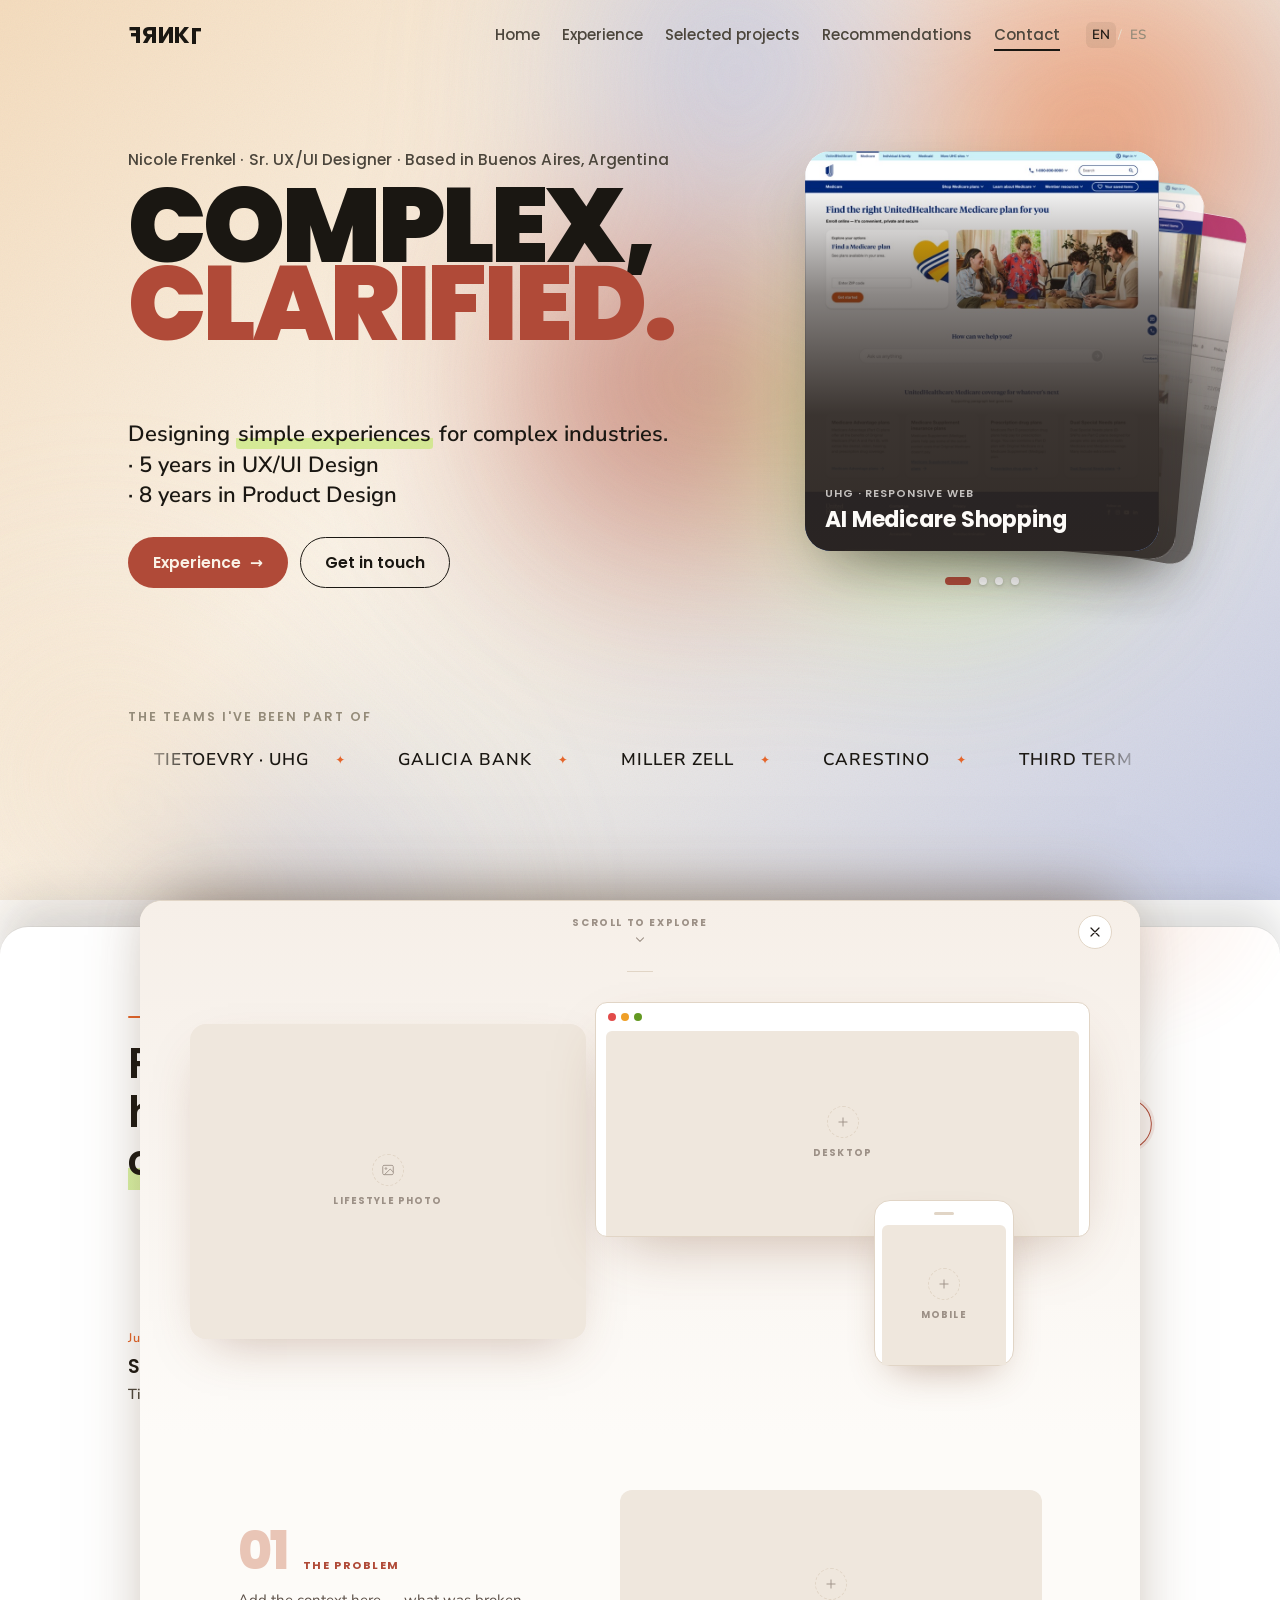
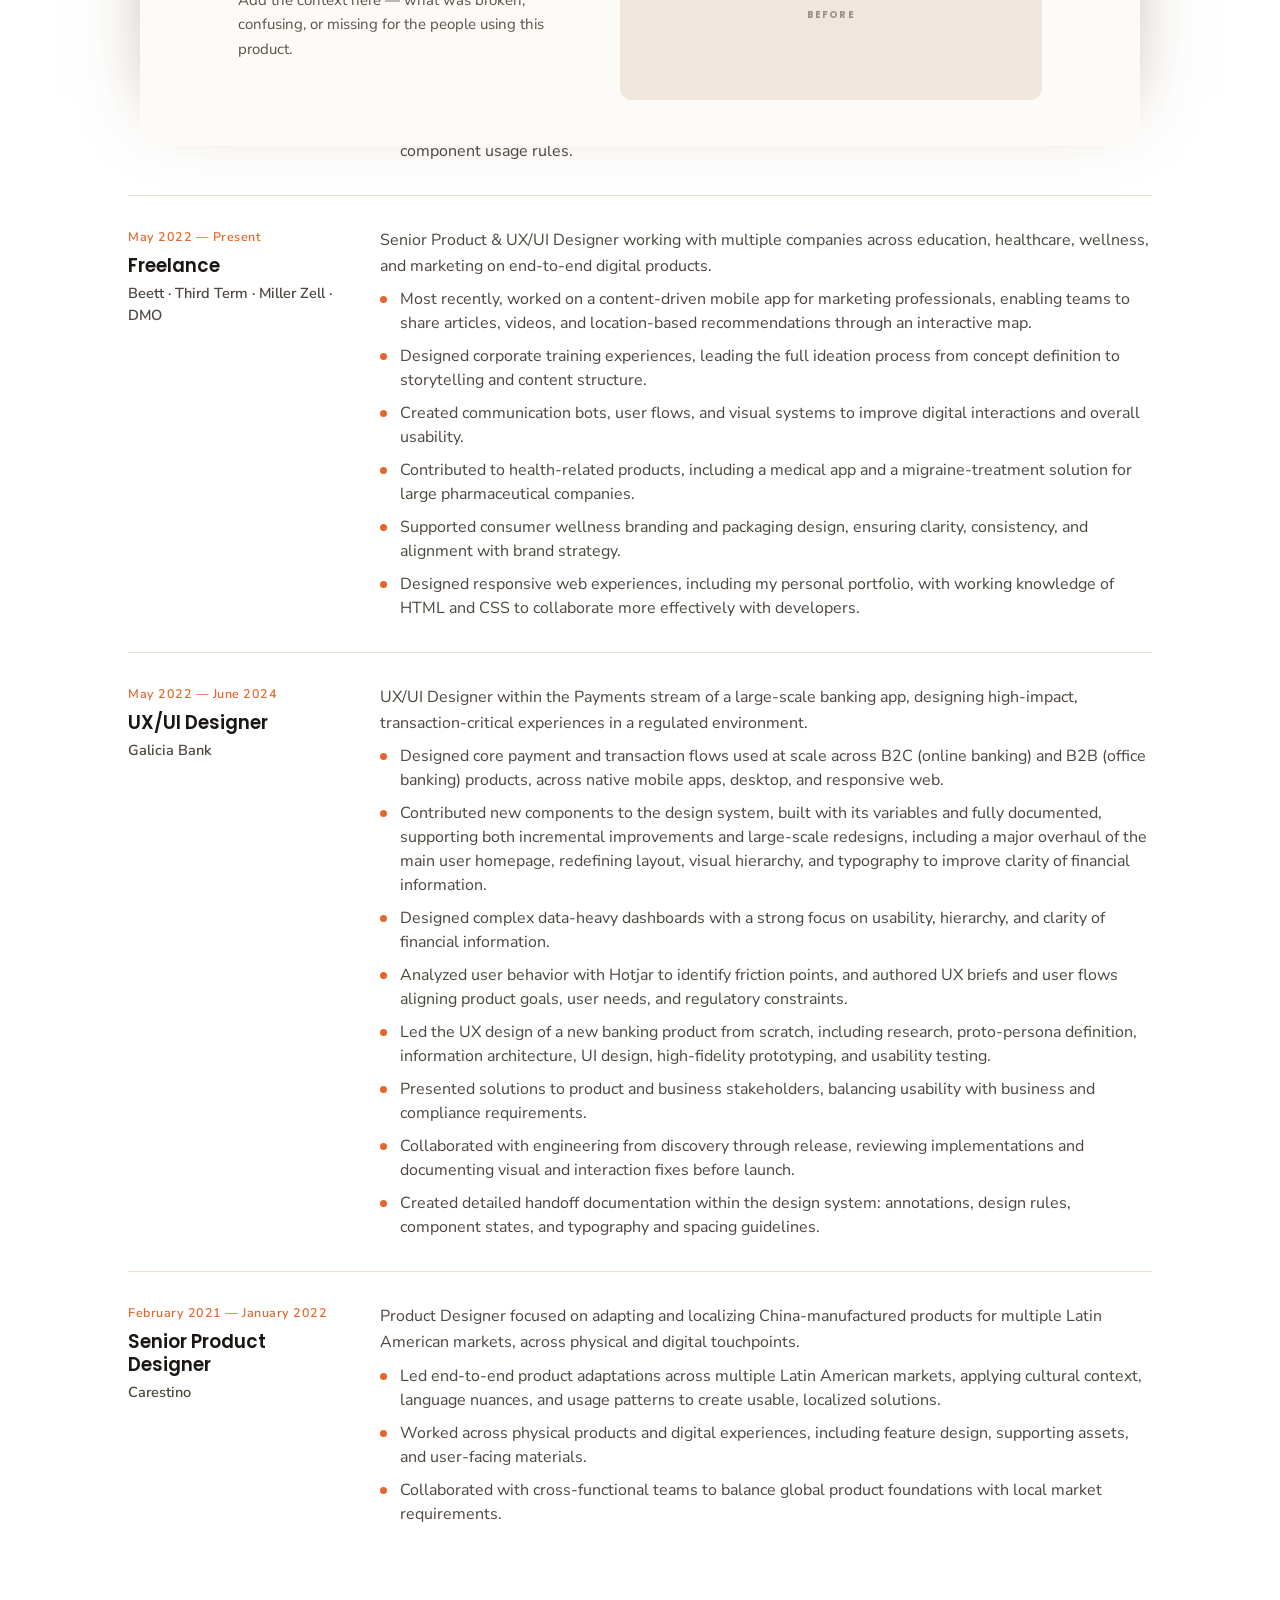
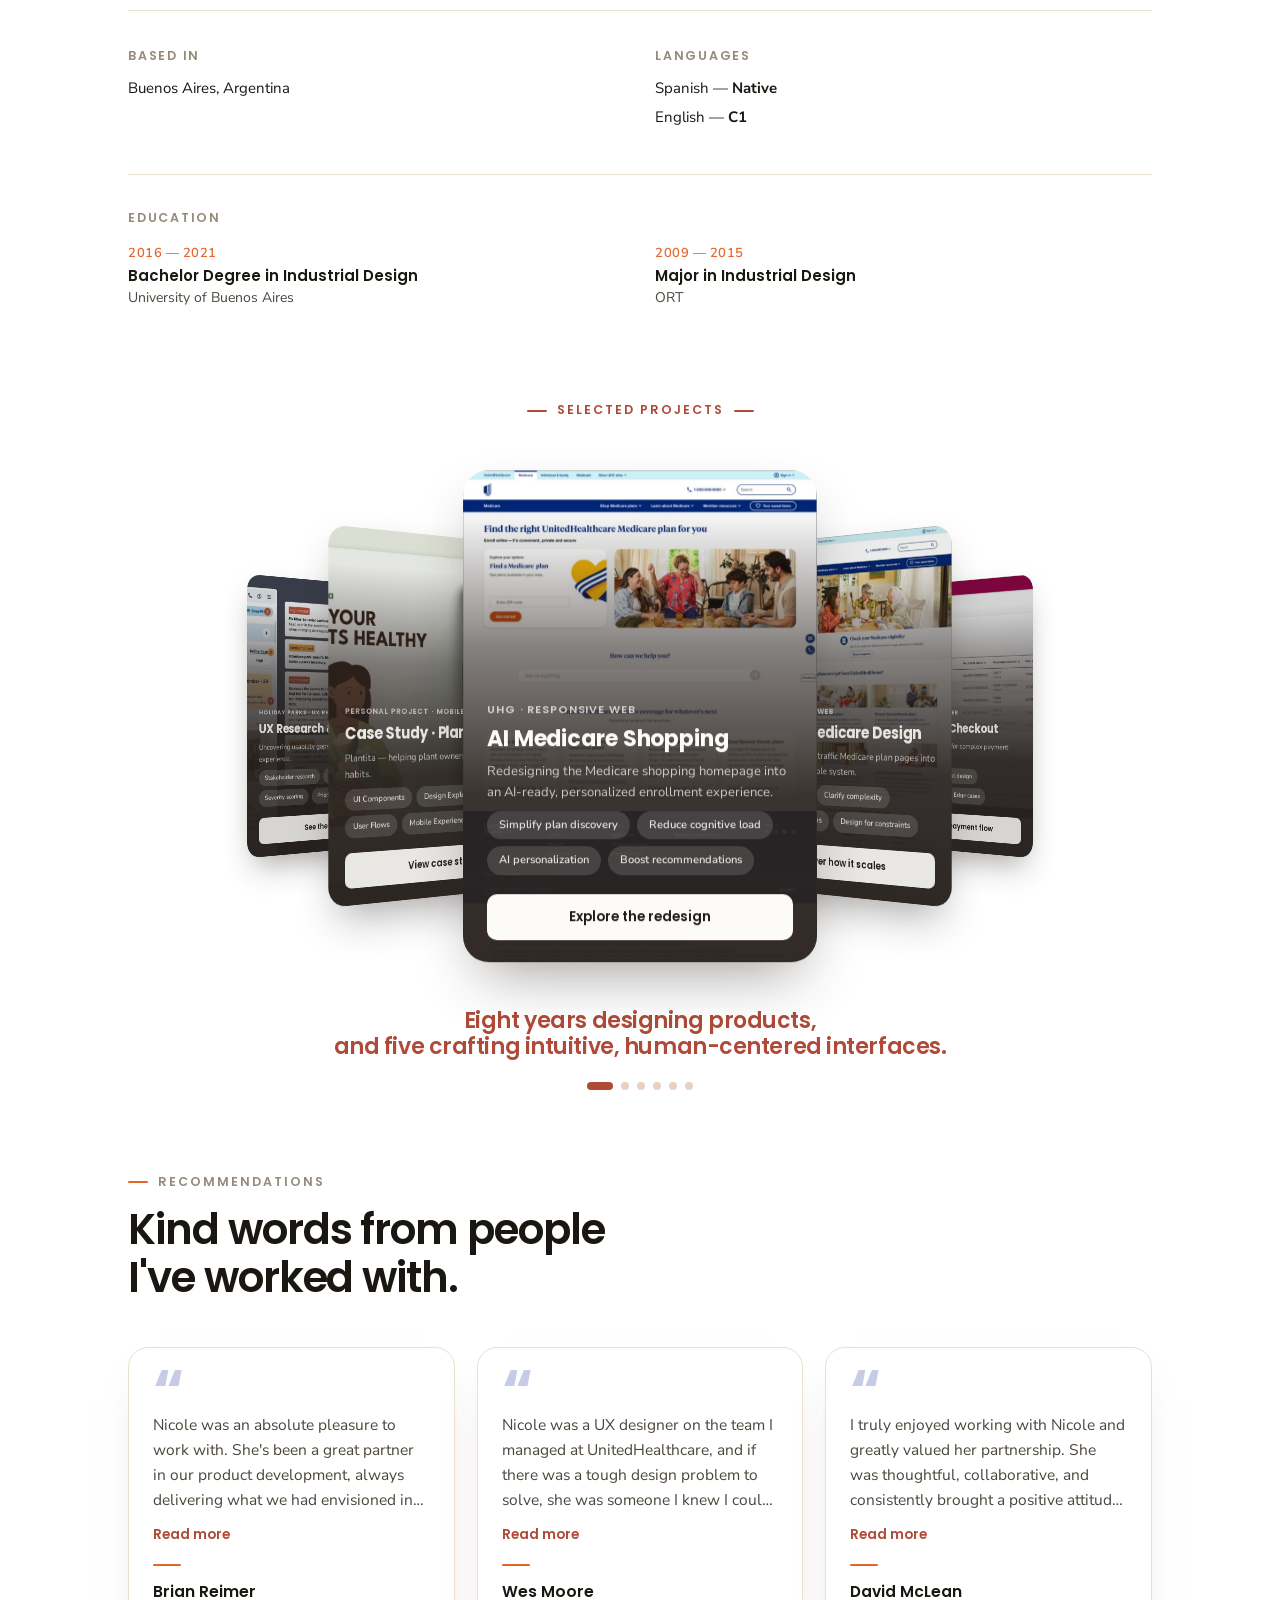
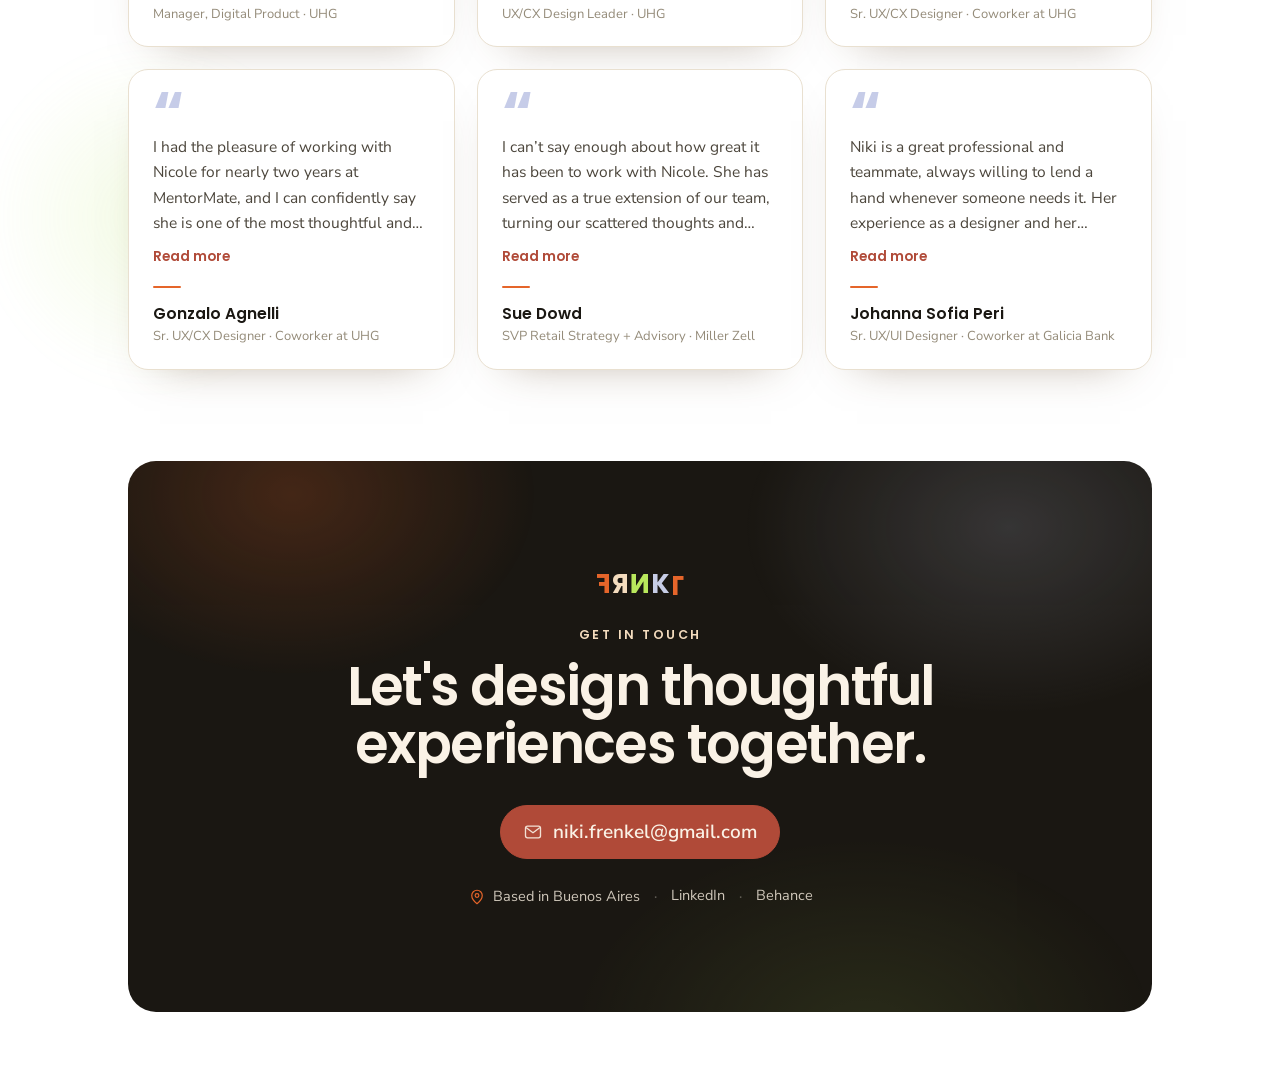
<file: index.html>
<!DOCTYPE html>
<html lang="en">
<head>
<meta charset="UTF-8" />
<meta name="viewport" content="width=device-width, initial-scale=1.0" />
<title>FRNKL — Nicole Frenkel</title>

<link rel="preconnect" href="https://fonts.googleapis.com" />
<link rel="preconnect" href="https://fonts.gstatic.com" crossorigin />
<link href="https://fonts.googleapis.com/css2?family=Poppins:wght@400;500;600;700&family=Nunito+Sans:opsz,wght@6..12,400;6..12,500;6..12,600;6..12,700&family=Caveat:wght@500;600;700&family=Archivo:wght@500;600;700;800&display=swap" rel="stylesheet" />

<!-- Estilos: todo el diseño (colores, tamaños, fuentes) vive en styles.css -->
<link rel="stylesheet" href="styles.css" />
</head>
<body>
  <div class="aura"></div><div class="aura two"></div><div class="grain"></div>

  <div class="wrap">
    <nav id="top">
      <a class="logo" href="#home" data-nav="home" aria-label="FRNKL">
        <span class="fx">F</span><span class="fx">R</span><span class="fx">N</span><span>K</span><span class="fy">L</span>
      </a>
      <div class="nav-right">
        <div class="nav-links" id="navLinks">
          <a class="on" href="#home" data-nav="home" data-en="Home" data-es="Inicio">Home</a>
          <a href="#journey" data-nav="journey" data-en="Experience" data-es="Experiencia">Experience</a>
          <a href="#projects" data-nav="projects" data-en="Selected projects" data-es="Proyectos">Selected projects</a>
          <a href="#recos" data-nav="recos" data-en="Recommendations" data-es="Recomendaciones">Recommendations</a>
          <a href="#contact" data-nav="contact" data-en="Contact" data-es="Contacto">Contact</a>
        </div>
        <div class="lang" role="group" aria-label="language">
          <button data-lang="en" class="active">EN</button><span class="sep">/</span><button data-lang="es">ES</button>
        </div>
        <button class="nav-toggle" id="navToggle" aria-label="Menu" aria-expanded="false" aria-controls="navLinks">
          <span></span><span></span><span></span>
        </button>
      </div>
    </nav>

    <main>
      <!-- ===================== HOME ===================== -->
      <section id="home">
      <header>
        <div class="hero-copy">
        <div class="hero-kicker" data-en="Nicole Frenkel · Sr. UX/UI Designer · Based in Buenos Aires, Argentina" data-es="Nicole Frenkel · Diseñadora Sr. UX/UI · En Buenos Aires, Argentina">Nicole Frenkel · Sr. UX/UI Designer · Based in Buenos Aires, Argentina</div>
        <h1 data-en="COMPLEX,<br><span class='h1-brick'>CLARIFIED.</span>" data-es="ESTRATEGIA,<br><span class='h1-brick'>DISEÑO</span>">COMPLEX,<br><span class="h1-brick">CLARIFIED.</span></h1>

        <p class="desc"
           data-en="Designing <span class='hl'>simple experiences</span> for complex industries.<br>· 5 years in UX/UI Design<br>· 8 years in Product Design"
           data-es="Diseñando <span class='hl'>experiencias simples</span> para industrias complejas.<br>· 5 años en Diseño UX/UI<br>· 8 años en Diseño de Producto">
           Designing <span class="hl">simple experiences</span> for complex industries.<br>· 5 years in UX/UI Design<br>· 8 years in Product Design
        </p>

        <div class="btns">
          <a class="btn primary" href="#journey" data-nav="journey" data-en="Experience <span class='arw'>→</span>" data-es="Experiencia <span class='arw'>→</span>">Experience <span class="arw">→</span></a>
          <a class="btn secondary" href="#contact" data-nav="contact" data-en="Get in touch" data-es="Contactame">Get in touch</a>
        </div>
        </div><!-- /.hero-copy -->

        <!-- Baraja de cards en abanico (solo desktop): rellena el espacio
             libre a la derecha del hero. Reusa el mismo diseño de card de
             "Selected projects" (.cf-card) con los primeros 4 proyectos de
             content.js. El abanico y la animación se arman en app.js.
             Es decorativa (aria-hidden): los mismos proyectos ya están,
             accesibles, en la sección "Selected projects". -->
        <div class="hero-deck" id="deck" aria-hidden="true">
          <div class="deck-stack">
            <div class="deck-inner"></div>
          </div>
          <div class="deck-dots"></div>
        </div>

      </header>

      <section class="teams">
        <div class="marquee-label" data-en="The teams I've been part of" data-es="Los equipos de los que formé parte">The teams I've been part of</div>
        <div class="marquee" aria-label="teams">
          <div class="track">
            <span>Tietoevry · UHG</span><span>Galicia Bank</span><span>Miller Zell</span><span>Carestino</span><span>Third Term</span><span>Bleet</span><span>Debute</span>
            <span>Tietoevry · UHG</span><span>Galicia Bank</span><span>Miller Zell</span><span>Carestino</span><span>Third Term</span><span>Bleet</span><span>Debute</span>
          </div>
        </div>
      </section>

      </section>

      <!-- ===== CAPA "OVERLAP": sube por encima de Home al hacer scroll ===== -->
      <div class="overlap">
      <div class="overlap-inner">

      <!-- ===================== MY JOURNEY (CV) ===================== -->
      <section class="journey" id="journey">
        <div class="journey-head">
          <div class="journey-head-text">
            <div class="marquee-label" data-en="Experience" data-es="Experiencia">Experience</div>
            <h2 class="journey-title" data-en="From Argentine finance to U.S. healthcare — <span class='hl'>simplifying complexity through design</span>." data-es="Desde el sistema bancario en Argentina a la industria de salud en EE.UU. — <span class='hl'>simplificando la complejidad a través del diseño</span>.">From Argentine finance to U.S. healthcare — <span class="hl">simplifying complexity through design</span>.</h2>
            <a class="btn tertiary cv-btn" href="assets/Nicole_Frenkel_Sr_UXUI_Designer.pdf" download="Nicole Frenkel Sr UXUI Designer.pdf" data-en="<span class='cv-ico' aria-hidden='true'>↓</span> Download PDF" data-es="<span class='cv-ico' aria-hidden='true'>↓</span> Descargar PDF"><span class="cv-ico" aria-hidden="true">↓</span> Download PDF</a>
          </div>
          <div class="stamp" role="img" aria-label="Professional complexity untangler">
            <svg class="stamp-ico" viewBox="0 0 24 24" fill="none" stroke="currentColor" stroke-width="1.5" stroke-linecap="round" stroke-linejoin="round" aria-hidden="true">
              <circle cx="12" cy="9" r="6.2"/>
              <path d="M9.4 9.1l1.9 1.8 3.4-3.6"/>
              <path d="M8.7 14.4 7.3 21.2l4.7-2.5 4.7 2.5-1.4-6.8"/>
            </svg>
            <span data-en="Professional<br>complexity untangler" data-es="Simplificadora de<br>sistemas complejos">Professional<br>complexity untangler</span>
          </div>
        </div>
        <div class="timeline">
          <div class="tl-item">
            <div class="tl-meta">
              <div class="role" data-en="Senior UX/UI Designer" data-es="Diseñadora Senior UX/UI">Senior UX/UI Designer</div>
              <div class="place">Tietoevry (UHG)</div>
              <div class="yr" data-en="June 2024 — Present" data-es="Junio 2024 — Presente">June 2024 — Present</div>
            </div>
            <p class="tl-desc" data-en="Senior UX Designer working with a large U.S. healthcare provider on complex, regulated digital products for medical professionals." data-es="Diseñadora UX Senior trabajando con un gran proveedor de salud de EE.UU. en productos digitales complejos y regulados para profesionales médicos.">Senior UX Designer working with a large U.S. healthcare provider on complex, regulated digital products for medical professionals.</p>
            <ul class="tl-bullets">
              <li data-en="Conducted stakeholder interviews, documentation analysis, and group usability testing." data-es="Realicé entrevistas con stakeholders, análisis de documentación y usability testing grupal.">Conducted stakeholder interviews, documentation analysis, and group usability testing.</li>
              <li data-en="Translated insights into clear onboarding flows and scalable interaction patterns." data-es="Traduje los insights en flujos de onboarding claros y patrones de interacción escalables.">Translated insights into clear onboarding flows and scalable interaction patterns.</li>
              <li data-en="Owned the redesign of major healthcare hubs and landing pages, from structure, layout, and visual hierarchy to interaction patterns, across desktop and mobile experiences." data-es="Fui responsable del rediseño de los hubs principales y landing pages de salud, desde la estructura, el layout y la jerarquía visual hasta los patrones de interacción, en experiencias de desktop y mobile.">Owned the redesign of major healthcare hubs and landing pages, from structure, layout, and visual hierarchy to interaction patterns, across desktop and mobile experiences.</li>
              <li data-en="Simplified complex workflows across mobile and responsive platforms." data-es="Simplifiqué flujos de trabajo complejos en plataformas mobile y responsive.">Simplified complex workflows across mobile and responsive platforms.</li>
              <li data-en="Contributed new components to the design system, built on its foundations using variables and documented with usage guidelines." data-es="Sumé nuevos componentes al design system, construidos sobre sus bases con variables y documentados con guías de uso.">Contributed new components to the design system, built on its foundations using variables and documented with usage guidelines.</li>
              <li data-en="Presented design concepts and communicated design rationale to product, business, and compliance stakeholders, driving alignment on key decisions." data-es="Presenté conceptos de diseño y comuniqué sus fundamentos a stakeholders de producto, negocio y compliance, generando alineación en las decisiones clave.">Presented design concepts and communicated design rationale to product, business, and compliance stakeholders, driving alignment on key decisions.</li>
              <li data-en="Partnered with developers throughout design and implementation, running design QA and implementation reviews to ensure design fidelity." data-es="Trabajé junto a desarrollo durante el diseño y la implementación, haciendo design QA y revisiones de implementación para asegurar la fidelidad del diseño.">Partnered with developers throughout design and implementation, running design QA and implementation reviews to ensure design fidelity.</li>
              <li data-en="Delivered developer-ready specifications, including annotations, spacing and typography scales, and component usage rules." data-es="Entregué especificaciones listas para desarrollo, con anotaciones, escalas de espaciado y tipografía, y reglas de uso de componentes.">Delivered developer-ready specifications, including annotations, spacing and typography scales, and component usage rules.</li>
            </ul>
          </div>
          <div class="tl-item">
            <div class="tl-meta">
              <div class="role" data-en="Freelance" data-es="Freelance">Freelance</div>
              <div class="place">Beett · Third Term · Miller Zell · DMO</div>
              <div class="yr" data-en="May 2022 — Present" data-es="Mayo 2022 — Presente">May 2022 — Present</div>
            </div>
            <p class="tl-desc" data-en="Senior Product &amp; UX/UI Designer working with multiple companies across education, healthcare, wellness, and marketing on end-to-end digital products." data-es="Diseñadora Senior de Producto y UX/UI trabajando con múltiples empresas de educación, salud, wellness y marketing en productos digitales de punta a punta.">Senior Product &amp; UX/UI Designer working with multiple companies across education, healthcare, wellness, and marketing on end-to-end digital products.</p>
            <ul class="tl-bullets">
              <li data-en="Most recently, worked on a content-driven mobile app for marketing professionals, enabling teams to share articles, videos, and location-based recommendations through an interactive map." data-es="Recientemente trabajé en una app mobile de contenidos para profesionales de marketing, permitiendo a los equipos compartir artículos, videos y recomendaciones por ubicación a través de un mapa interactivo.">Most recently, worked on a content-driven mobile app for marketing professionals, enabling teams to share articles, videos, and location-based recommendations through an interactive map.</li>
              <li data-en="Designed corporate training experiences, leading the full ideation process from concept definition to storytelling and content structure." data-es="Diseñé experiencias de capacitación corporativa, liderando todo el proceso de ideación desde la definición del concepto hasta el storytelling y la estructura de contenido.">Designed corporate training experiences, leading the full ideation process from concept definition to storytelling and content structure.</li>
              <li data-en="Created communication bots, user flows, and visual systems to improve digital interactions and overall usability." data-es="Creé bots de comunicación, flujos de usuario y sistemas visuales para mejorar las interacciones digitales y la usabilidad general.">Created communication bots, user flows, and visual systems to improve digital interactions and overall usability.</li>
              <li data-en="Contributed to health-related products, including a medical app and a migraine-treatment solution for large pharmaceutical companies." data-es="Contribuí en productos de salud, incluyendo una app médica y una solución para el tratamiento de la migraña para grandes farmacéuticas.">Contributed to health-related products, including a medical app and a migraine-treatment solution for large pharmaceutical companies.</li>
              <li data-en="Supported consumer wellness branding and packaging design, ensuring clarity, consistency, and alignment with brand strategy." data-es="Colaboré en branding de wellness de consumo y diseño de packaging, asegurando claridad, consistencia y alineación con la estrategia de marca.">Supported consumer wellness branding and packaging design, ensuring clarity, consistency, and alignment with brand strategy.</li>
              <li data-en="Designed responsive web experiences, including my personal portfolio, with working knowledge of HTML and CSS to collaborate more effectively with developers." data-es="Diseñé experiencias web responsive, incluyendo mi portfolio personal, con conocimientos de HTML y CSS que me permiten colaborar mejor con desarrollo.">Designed responsive web experiences, including my personal portfolio, with working knowledge of HTML and CSS to collaborate more effectively with developers.</li>
            </ul>
          </div>
          <div class="tl-item">
            <div class="tl-meta">
              <div class="role" data-en="UX/UI Designer" data-es="Diseñadora UX/UI">UX/UI Designer</div>
              <div class="place">Galicia Bank</div>
              <div class="yr" data-en="May 2022 — June 2024" data-es="Mayo 2022 — Junio 2024">May 2022 — June 2024</div>
            </div>
            <p class="tl-desc" data-en="UX/UI Designer within the Payments stream of a large-scale banking app, designing high-impact, transaction-critical experiences in a regulated environment." data-es="Diseñadora UX/UI dentro del stream de Pagos de una app bancaria a gran escala, diseñando experiencias de alto impacto y críticas para las transacciones en un entorno regulado.">UX/UI Designer within the Payments stream of a large-scale banking app, designing high-impact, transaction-critical experiences in a regulated environment.</p>
            <ul class="tl-bullets">
              <li data-en="Designed core payment and transaction flows used at scale across B2C (online banking) and B2B (office banking) products, across native mobile apps, desktop, and responsive web." data-es="Diseñé flujos core de pagos y transacciones utilizados a gran escala en productos B2C (banca online) y B2B (banca empresas), en apps mobile nativas, desktop y web responsive.">Designed core payment and transaction flows used at scale across B2C (online banking) and B2B (office banking) products, across native mobile apps, desktop, and responsive web.</li>
              <li data-en="Contributed new components to the design system, built with its variables and fully documented, supporting both incremental improvements and large-scale redesigns, including a major overhaul of the main user homepage, redefining layout, visual hierarchy, and typography to improve clarity of financial information." data-es="Sumé nuevos componentes al design system, construidos con sus variables y completamente documentados, acompañando tanto mejoras incrementales como rediseños a gran escala, incluyendo una renovación importante del home principal, redefiniendo layout, jerarquía visual y tipografía para mejorar la claridad de la información financiera.">Contributed new components to the design system, built with its variables and fully documented, supporting both incremental improvements and large-scale redesigns, including a major overhaul of the main user homepage, redefining layout, visual hierarchy, and typography to improve clarity of financial information.</li>
              <li data-en="Designed complex data-heavy dashboards with a strong focus on usability, hierarchy, and clarity of financial information." data-es="Diseñé dashboards complejos con gran cantidad de datos, con foco en usabilidad, jerarquía y claridad de la información financiera.">Designed complex data-heavy dashboards with a strong focus on usability, hierarchy, and clarity of financial information.</li>
              <li data-en="Analyzed user behavior with Hotjar to identify friction points, and authored UX briefs and user flows aligning product goals, user needs, and regulatory constraints." data-es="Analicé el comportamiento de los usuarios con Hotjar para identificar puntos de fricción, y redacté briefs de UX y flujos de usuario alineando objetivos de producto, necesidades del usuario y restricciones regulatorias.">Analyzed user behavior with Hotjar to identify friction points, and authored UX briefs and user flows aligning product goals, user needs, and regulatory constraints.</li>
              <li data-en="Led the UX design of a new banking product from scratch, including research, proto-persona definition, information architecture, UI design, high-fidelity prototyping, and usability testing." data-es="Lideré el diseño UX de un nuevo producto bancario desde cero, incluyendo investigación, definición de proto-personas, arquitectura de información, diseño UI, prototipado de alta fidelidad y usability testing.">Led the UX design of a new banking product from scratch, including research, proto-persona definition, information architecture, UI design, high-fidelity prototyping, and usability testing.</li>
              <li data-en="Presented solutions to product and business stakeholders, balancing usability with business and compliance requirements." data-es="Presenté soluciones a stakeholders de producto y negocio, equilibrando la usabilidad con los requisitos de negocio y compliance.">Presented solutions to product and business stakeholders, balancing usability with business and compliance requirements.</li>
              <li data-en="Collaborated with engineering from discovery through release, reviewing implementations and documenting visual and interaction fixes before launch." data-es="Colaboré con ingeniería desde el discovery hasta el release, revisando implementaciones y documentando ajustes visuales y de interacción antes del lanzamiento.">Collaborated with engineering from discovery through release, reviewing implementations and documenting visual and interaction fixes before launch.</li>
              <li data-en="Created detailed handoff documentation within the design system: annotations, design rules, component states, and typography and spacing guidelines." data-es="Armé documentación de handoff detallada dentro del design system: anotaciones, reglas de diseño, estados de componentes y guías de tipografía y espaciado.">Created detailed handoff documentation within the design system: annotations, design rules, component states, and typography and spacing guidelines.</li>
            </ul>
          </div>
          <div class="tl-item">
            <div class="tl-meta">
              <div class="role" data-en="Senior Product Designer" data-es="Diseñadora Senior de Producto">Senior Product Designer</div>
              <div class="place">Carestino</div>
              <div class="yr" data-en="February 2021 — January 2022" data-es="Febrero 2021 — Enero 2022">February 2021 — January 2022</div>
            </div>
            <p class="tl-desc" data-en="Product Designer focused on adapting and localizing China-manufactured products for multiple Latin American markets, across physical and digital touchpoints." data-es="Diseñadora de Producto enfocada en adaptar y localizar productos fabricados en China para múltiples mercados de Latinoamérica, en touchpoints físicos y digitales.">Product Designer focused on adapting and localizing China-manufactured products for multiple Latin American markets, across physical and digital touchpoints.</p>
            <ul class="tl-bullets">
              <li data-en="Led end-to-end product adaptations across multiple Latin American markets, applying cultural context, language nuances, and usage patterns to create usable, localized solutions." data-es="Lideré adaptaciones de producto de punta a punta en múltiples mercados de Latinoamérica, aplicando contexto cultural, matices del idioma y patrones de uso para crear soluciones usables y localizadas.">Led end-to-end product adaptations across multiple Latin American markets, applying cultural context, language nuances, and usage patterns to create usable, localized solutions.</li>
              <li data-en="Worked across physical products and digital experiences, including feature design, supporting assets, and user-facing materials." data-es="Trabajé en productos físicos y experiencias digitales, incluyendo diseño de funcionalidades, materiales de soporte y contenidos de cara al usuario.">Worked across physical products and digital experiences, including feature design, supporting assets, and user-facing materials.</li>
              <li data-en="Collaborated with cross-functional teams to balance global product foundations with local market requirements." data-es="Colaboré con equipos cross-funcionales para equilibrar las bases globales del producto con los requisitos de cada mercado local.">Collaborated with cross-functional teams to balance global product foundations with local market requirements.</li>
            </ul>
          </div>
        </div>

        <div class="meta">
          <div>
            <h3 data-en="Based in" data-es="Ubicación">Based in</h3>
            <div class="row">Buenos Aires, Argentina</div>
          </div>
          <div>
            <h3 data-en="Languages" data-es="Idiomas">Languages</h3>
            <div class="row" data-en="Spanish — <strong>Native</strong>" data-es="Español — <strong>Nativo</strong>">Spanish — <strong>Native</strong></div>
            <div class="row" data-en="English — <strong>C1</strong>" data-es="Inglés — <strong>C1</strong>">English — <strong>C1</strong></div>
          </div>
        </div>

        <div class="edu">
          <h3 data-en="Education" data-es="Formación">Education</h3>
          <div class="edu-grid">
            <div class="edu-item"><div class="d">2016 — 2021</div><div class="cert" data-en="Bachelor Degree in Industrial Design" data-es="Licenciatura en Diseño Industrial">Bachelor Degree in Industrial Design</div><div class="inst">University of Buenos Aires</div></div>
            <div class="edu-item"><div class="d">2009 — 2015</div><div class="cert" data-en="Major in Industrial Design" data-es="Bachiller con orientación en Diseño Industrial">Major in Industrial Design</div><div class="inst">ORT</div></div>
          </div>
        </div>
      </section>

      <!-- ===================== SELECTED PROJECTS ===================== -->
      <section class="projects-section" id="projects">
        <div class="marquee-label" data-en="Selected projects" data-es="Proyectos seleccionados">Selected projects</div>
        <div class="carousel">
          <button class="cf-arrow prev" id="prev" aria-label="Previous project">
            <svg width="22" height="22" viewBox="0 0 24 24" fill="none" stroke="currentColor" stroke-width="1.6" stroke-linecap="round" stroke-linejoin="round"><path d="M15 5l-7 7 7 7"/></svg>
          </button>
          <div class="stage" id="stage" aria-roledescription="carousel"></div>
          <button class="cf-arrow next" id="next" aria-label="Next project">
            <svg width="22" height="22" viewBox="0 0 24 24" fill="none" stroke="currentColor" stroke-width="1.6" stroke-linecap="round" stroke-linejoin="round"><path d="M9 5l7 7-7 7"/></svg>
          </button>
        </div>
        <h2 class="cf-title" data-en="Eight years designing products,<br>and five crafting intuitive, human-centered interfaces." data-es="Ocho años diseñando productos.<br>Cinco años diseñando interfaces intuitivas que simplifican experiencias.">Eight years designing products,<br>and five crafting intuitive, human-centered interfaces.</h2>
        <div class="controls">
          <div class="dots" id="dots"></div>
        </div>
      </section>

      <!-- ===================== RECOMMENDATIONS ===================== -->
      <section class="recos" id="recos">
        <div class="marquee-label" data-en="Recommendations" data-es="Recomendaciones">Recommendations</div>
        <h2 class="recos-title" data-en="Kind words from people<br>I've worked with." data-es="Palabras lindas de personas<br>con las que trabajé.">Kind words from people<br>I've worked with.</h2>
        <div class="recos-grid" id="recosGrid"></div>
      </section>

      <!-- ===================== CONTACT ===================== -->
      <section class="contact" id="contact">
        <a class="logo big" href="#home" data-nav="home" aria-label="FRNKL">
          <span class="fx c1">F</span><span class="fx c2">R</span><span class="fx c3">N</span><span class="c4">K</span><span class="fy c5">L</span>
        </a>
        <div class="contact-eyebrow" data-en="Get in touch" data-es="Contactame">Get in touch</div>
        <h2 data-en="Let's design thoughtful<br>experiences together." data-es="Diseñemos experiencias<br>con intención, juntas.">Let's design thoughtful<br>experiences together.</h2>

        <a class="contact-mail" href="mailto:niki.frenkel@gmail.com" aria-label="Email">
          <svg class="ci" width="20" height="20" viewBox="0 0 24 24" fill="none" stroke="currentColor" stroke-width="1.6" stroke-linecap="round" stroke-linejoin="round"><rect x="3" y="5" width="18" height="14" rx="2.5"/><path d="M4 7l8 6 8-6"/></svg>
          niki.frenkel@gmail.com
        </a>

        <div class="contact-meta">
          <span class="cmeta">
            <svg class="ci" width="18" height="18" viewBox="0 0 24 24" fill="none" stroke="currentColor" stroke-width="1.6" stroke-linecap="round" stroke-linejoin="round"><path d="M12 21s7-5.5 7-11a7 7 0 1 0-14 0c0 5.5 7 11 7 11z"/><circle cx="12" cy="10" r="2.5"/></svg>
            <span data-en="Based in Buenos Aires" data-es="En Buenos Aires">Based in Buenos Aires</span>
          </span>
          <span class="cdot" aria-hidden="true">·</span>
          <a href="https://www.linkedin.com/in/nicole-frenkel/" target="_blank" rel="noopener">LinkedIn</a>
          <span class="cdot" aria-hidden="true">·</span>
          <a href="https://www.behance.net/nicolefrenkel" target="_blank" rel="noopener">Behance</a>
        </div>
      </section>

      </div><!-- /.overlap-inner -->
      </div><!-- /.overlap -->
    </main>
  </div>

  <!-- BOTTOM SHEET: case study.
       Íconos placeholder reutilizables (foto / plus), para no repetir el
       <svg> entero en cada bloque — se referencian con <use href="#..."> -->
  <svg class="sr-only" aria-hidden="true" style="position:absolute;width:0;height:0;overflow:hidden;">
    <symbol id="ic-plch-photo" viewBox="0 0 24 24"><rect x="3" y="4" width="18" height="16" rx="2" fill="none" stroke="currentColor" stroke-width="1.5"/><circle cx="8.5" cy="9.5" r="1.4" fill="none" stroke="currentColor" stroke-width="1.5"/><path d="M21 15.5l-5.2-5.2-9.3 9.2" fill="none" stroke="currentColor" stroke-width="1.5" stroke-linecap="round" stroke-linejoin="round"/></symbol>
    <symbol id="ic-plch-plus" viewBox="0 0 24 24"><path d="M12 5v14M5 12h14" fill="none" stroke="currentColor" stroke-width="1.6" stroke-linecap="round"/></symbol>
  </svg>

  <div class="backdrop" id="backdrop"></div>
  <aside class="sheet" id="sheet" role="dialog" aria-modal="true" aria-label="case study">

    <button class="close" id="closeSheet" aria-label="close">
      <svg class="icon-close" viewBox="0 0 24 24" fill="none" stroke="currentColor" stroke-width="1.8" stroke-linecap="round"><path d="M6 6l12 12M18 6L6 18"/></svg>
    </button>

    <div class="cs-scroll-hint" id="scrollHint" aria-hidden="true">
      <span data-en="Scroll to explore" data-es="Scrollear para explorar">Scroll to explore</span>
      <svg viewBox="0 0 24 24" fill="none" stroke="currentColor" stroke-width="1.8" stroke-linecap="round" stroke-linejoin="round"><path d="M6 10l6 6 6-6"/></svg>
    </div>

    <div class="sheet-scroll" id="sheetScroll">
      <div class="sheet-inner">

      <!-- Plantilla genérica (placeholder): se usa para cualquier proyecto
           que todavía no tiene su case study propio cargado. -->
      <div id="csGeneric">

        <!-- Portada: escena compuesta (foto + mockups), texto mínimo -->
        <div class="cs-cover">
          <div class="cs-kicker">
            <span id="sheetRole"></span>
            <span class="cs-kicker-line" aria-hidden="true"></span>
          </div>
          <div class="cs-scene">
            <div class="cs-scene-photo cs-plch">
              <svg class="cs-plch-icon"><use href="#ic-plch-photo"/></svg>
              <span data-en="Lifestyle photo" data-es="Foto lifestyle">Lifestyle photo</span>
            </div>
            <div class="cs-scene-desktop">
              <div class="cs-mockup-dots"><span></span><span></span><span></span></div>
              <div class="cs-plch">
                <svg class="cs-plch-icon"><use href="#ic-plch-plus"/></svg>
                <span>Desktop</span>
              </div>
            </div>
            <div class="cs-scene-mobile">
              <div class="cs-mockup-notch"></div>
              <div class="cs-plch">
                <svg class="cs-plch-icon"><use href="#ic-plch-plus"/></svg>
                <span>Mobile</span>
              </div>
            </div>
          </div>
          <h2 class="cs-title" id="sheetTitle"></h2>
        </div>

        <div class="cs-content">

          <!-- Statement de apertura -->
          <p class="cs-statement" id="sheetStatement"></p>

          <!-- 4 secciones numeradas, alternando imagen/texto -->
          <div class="cs-sections">
            <div class="cs-section">
              <div class="cs-section-text">
                <div class="cs-heading"><span class="cs-num">01</span><span class="cs-label" data-en="The problem" data-es="El problema">The problem</span></div>
                <p data-en="Add the context here — what was broken, confusing, or missing for the people using this product." data-es="Contá el contexto acá — qué estaba roto, confuso o faltaba para las personas que usaban este producto.">Add the context here — what was broken, confusing, or missing for the people using this product.</p>
              </div>
              <div class="cs-section-media cs-plch">
                <svg class="cs-plch-icon"><use href="#ic-plch-plus"/></svg>
                <span data-en="Before" data-es="Antes">Before</span>
              </div>
            </div>
            <div class="cs-section rev">
              <div class="cs-section-media cs-plch">
                <svg class="cs-plch-icon"><use href="#ic-plch-plus"/></svg>
                <span data-en="Research" data-es="Investigación">Research</span>
              </div>
              <div class="cs-section-text">
                <div class="cs-heading"><span class="cs-num">02</span><span class="cs-label" data-en="The approach" data-es="El enfoque">The approach</span></div>
                <p data-en="Add how you explored the problem — research, stakeholders, constraints you had to design around." data-es="Contá cómo exploraste el problema — investigación, stakeholders, restricciones con las que tuviste que diseñar.">Add how you explored the problem — research, stakeholders, constraints you had to design around.</p>
              </div>
            </div>
            <div class="cs-section">
              <div class="cs-section-text">
                <div class="cs-heading"><span class="cs-num">03</span><span class="cs-label" data-en="Key decision" data-es="Decisión clave">Key decision</span></div>
                <p data-en="Add the trade-off you made and why — what you chose not to do, and what that unlocked." data-es="Contá el trade-off que hiciste y por qué — qué decidiste no hacer, y qué desbloqueó eso.">Add the trade-off you made and why — what you chose not to do, and what that unlocked.</p>
              </div>
              <div class="cs-section-media cs-plch">
                <svg class="cs-plch-icon"><use href="#ic-plch-plus"/></svg>
                <span data-en="Key screen" data-es="Pantalla clave">Key screen</span>
              </div>
            </div>
            <div class="cs-section rev">
              <div class="cs-section-media cs-plch">
                <svg class="cs-plch-icon"><use href="#ic-plch-plus"/></svg>
                <span data-en="Detail" data-es="Detalle">Detail</span>
              </div>
              <div class="cs-section-text">
                <div class="cs-heading"><span class="cs-num">04</span><span class="cs-label" data-en="The detail" data-es="El detalle">The detail</span></div>
                <p data-en="Add a specific detail you're proud of — an interaction, an edge case, something easy to miss." data-es="Contá un detalle del que estés orgullosa — una interacción, un caso borde, algo fácil de pasar por alto.">Add a specific detail you're proud of — an interaction, an edge case, something easy to miss.</p>
              </div>
            </div>

            <!-- 05: comparación, ancho completo + grid de 4 cards -->
            <div class="cs-section cs-section--full">
              <div class="cs-heading"><span class="cs-num">05</span><span class="cs-label" data-en="Comparison" data-es="Comparación">Comparison</span></div>
              <p data-en="Add what's being compared here — variants, options, or plan types laid out side by side." data-es="Contá qué se está comparando acá — variantes, opciones o tipos de plan, uno al lado del otro.">Add what's being compared here — variants, options, or plan types laid out side by side.</p>
              <div class="cs-compare-grid">
                <div class="cs-plch cs-compare-card"><svg class="cs-plch-icon"><use href="#ic-plch-plus"/></svg><span data-en="Option 1" data-es="Opción 1">Option 1</span></div>
                <div class="cs-plch cs-compare-card"><svg class="cs-plch-icon"><use href="#ic-plch-plus"/></svg><span data-en="Option 2" data-es="Opción 2">Option 2</span></div>
                <div class="cs-plch cs-compare-card"><svg class="cs-plch-icon"><use href="#ic-plch-plus"/></svg><span data-en="Option 3" data-es="Opción 3">Option 3</span></div>
                <div class="cs-plch cs-compare-card"><svg class="cs-plch-icon"><use href="#ic-plch-plus"/></svg><span data-en="Option 4" data-es="Opción 4">Option 4</span></div>
              </div>
            </div>
          </div>

          <!-- Cierre -->
          <div class="cs-closing">
            <svg class="cs-a11y-icon" viewBox="0 0 24 24" fill="none" stroke="currentColor" stroke-width="1.6" stroke-linecap="round" stroke-linejoin="round" aria-hidden="true">
              <circle cx="9" cy="4.6" r="1.6"/><path d="M9 7v4.4h4.3M9 11.4 6.3 16.2"/><circle cx="13.6" cy="15.6" r="5.6"/>
            </svg>
            <div>
              <div class="cs-label" data-en="Accessibility" data-es="Accesibilidad">Accessibility</div>
              <p data-en="Add the accessibility details here — contrast, font sizing, or anything you made easier to use for everyone." data-es="Contá los detalles de accesibilidad acá — contraste, tamaño de fuente, o lo que hiciste más fácil de usar para todos.">Add the accessibility details here — contrast, font sizing, or anything you made easier to use for everyone.</p>
            </div>
          </div>

        </div>
      </div><!-- /#csGeneric -->

      <!-- ============================================================
           CASE STUDY: UHG · Tietoevry (Medicare shopping experience)
           Contenido propio de este proyecto — reemplaza la plantilla
           genérica cuando se abre este case study puntual. Ver content.js
           (campo caseStudyEl) y app.js (openSheet) para cómo se elige
           cuál de los dos se muestra.

           Nota: el video usa por ahora el clip embebido en el HTML que
           mandaste (bajo peso/calidad). No pude leer el .mov original
           del Desktop por permisos de macOS — si lo movés a Downloads
           o a la carpeta del proyecto te lo cambio por el bueno.
           ============================================================ -->
      <div class="cs-custom" id="csMedicare" hidden>

        <!-- COVER: título + subtítulo primero, después la comparación From→To (patrón Plantita) -->
        <div style="padding:56px clamp(20px,5vw,48px) 44px;border-image:linear-gradient(180deg,#f6efe8 0%,var(--cream) 100%) fill 0/0/0 100vw;">
          <div style="text-align:center;margin-bottom:22px;">
            <p class="klabel brick" style="margin:0;letter-spacing:3px;" data-en="UHG" data-es="UHG">UHG</p>
            <div style="width:26px;height:1px;background:#d9c3b6;margin:14px auto 0;"></div>
          </div>
          <div style="text-align:center;max-width:640px;margin:0 auto 38px;">
            <h1 class="disp" style="font-weight:700;font-size:clamp(26px,4.2vw,34px);line-height:1.1;margin:0 0 16px;color:var(--ink);" data-en="Redesigning Medicare Shopping" data-es="Rediseñando la experiencia de Medicare">Redesigning Medicare Shopping</h1>
            <p style="font-size:17px;line-height:1.55;color:var(--dark);margin:0;" data-en="Turning a content-heavy marketing page into a <span class='brick' style='font-weight:600;'>guided shopping journey</span> — with AI-ready entry points, a simpler architecture, and a scalable foundation for personalization." data-es="Convertir una página de marketing sobrecargada en un <span class='brick' style='font-weight:600;'>recorrido de compra guiado</span> — con puntos de entrada listos para IA, una arquitectura más simple y una base escalable para la personalización.">Turning a content-heavy marketing page into a <span class="brick" style="font-weight:600;">guided shopping journey</span> — with AI-ready entry points, a simpler architecture, and a scalable foundation for personalization.</p>
          </div>
          <div class="cmp" style="display:grid;grid-template-columns:1fr 1fr;gap:22px;align-items:start;max-width:860px;margin:0 auto;">
            <div>
              <span class="tag" style="background:#efe4dc;color:#8a7266;margin-bottom:10px;" data-en="From" data-es="Antes">From</span>
              <div class="browser"><div class="bbar"><span style="background:#d9ccc2"></span><span style="background:#d9ccc2"></span><span style="background:#d9ccc2"></span></div><img src="assets/case-studies/medicare/Homepage%205.0%20-%20Desktop.jpg" alt="Homepage before" width="1440" height="5217" loading="lazy"></div>
              <p class="cap" data-en="Before — content-heavy marketing page" data-es="Antes — página de marketing sobrecargada de contenido">Before — content-heavy marketing page</p>
            </div>
            <div>
              <span class="tag" style="background:#B04A38;color:#fff;margin-bottom:10px;" data-en="To" data-es="Después">To</span>
              <div class="browser"><div class="bbar"><span style="background:#E24B4A"></span><span style="background:#EF9F27"></span><span style="background:#639922"></span></div><img src="assets/case-studies/medicare/Desktop%20-%20New%20user%20default.jpg" alt="Homepage after" width="4326" height="6726" loading="lazy"></div>
              <p class="cap" data-en="After — guided shopping journey" data-es="Después — recorrido de compra guiado">After — guided shopping journey</p>
              <div style="margin-top:28px;display:flex;flex-direction:column;gap:22px;">
                <div>
                  <p class="klabel" style="margin:0 0 11px;font-size:11px;letter-spacing:2px;font-weight:700;text-transform:uppercase;color:#8a7266;" data-en="Before" data-es="Antes">Before</p>
                  <ul style="list-style:none;margin:0;padding:0;display:flex;flex-direction:column;gap:9px;">
                    <li style="display:flex;align-items:center;gap:10px;font-size:14px;color:var(--sec);"><span style="width:6px;height:6px;border-radius:50%;background:#c9b4a8;flex:none;"></span><span data-en="Complex" data-es="Complejo">Complex</span></li>
                    <li style="display:flex;align-items:center;gap:10px;font-size:14px;color:var(--sec);"><span style="width:6px;height:6px;border-radius:50%;background:#c9b4a8;flex:none;"></span><span data-en="Content-heavy" data-es="Sobrecargado de contenido">Content-heavy</span></li>
                    <li style="display:flex;align-items:center;gap:10px;font-size:14px;color:var(--sec);"><span style="width:6px;height:6px;border-radius:50%;background:#c9b4a8;flex:none;"></span><span data-en="Business-driven" data-es="Guiado por el negocio">Business-driven</span></li>
                  </ul>
                </div>
                <div>
                  <p class="klabel brick" style="margin:0 0 11px;font-size:11px;letter-spacing:2px;font-weight:700;text-transform:uppercase;" data-en="After" data-es="Después">After</p>
                  <ul style="list-style:none;margin:0;padding:0;display:flex;flex-direction:column;gap:9px;">
                    <li style="display:flex;align-items:center;gap:10px;font-size:14px;color:var(--ink);"><span style="width:6px;height:6px;border-radius:50%;background:var(--brick);flex:none;"></span><span data-en="Simple" data-es="Simple">Simple</span></li>
                    <li style="display:flex;align-items:center;gap:10px;font-size:14px;color:var(--ink);"><span style="width:6px;height:6px;border-radius:50%;background:var(--brick);flex:none;"></span><span data-en="Scannable" data-es="Escaneable">Scannable</span></li>
                    <li style="display:flex;align-items:center;gap:10px;font-size:14px;color:var(--ink);"><span style="width:6px;height:6px;border-radius:50%;background:var(--brick);flex:none;"></span><span data-en="User-centered" data-es="Centrado en el usuario">User-centered</span></li>
                  </ul>
                </div>
              </div>
            </div>
          </div>
        </div>

        <!-- THE CONTEXT -->
        <div style="padding:0 clamp(20px,5vw,40px);margin:52px 0;">
          <p class="klabel brick" style="margin:0 0 12px;text-align:center;" data-en="The Context" data-es="El contexto">The Context</p>
          <p style="margin:0 auto 22px;font-size:15px;line-height:1.65;color:var(--sec);max-width:600px;text-align:center;" data-en="The old homepage buried shopping actions under promos, education, videos and secondary CTAs — piling on cognitive load before anyone could start finding a plan. Product framed the ambition as good / better / best:" data-es="La homepage anterior enterraba las acciones de compra bajo promos, contenido educativo, videos y CTAs secundarios — sumando carga cognitiva antes de que alguien pudiera siquiera empezar a buscar un plan. Producto planteó la ambición como good / better / best:">The old homepage buried shopping actions under promos, education, videos and secondary CTAs — piling on cognitive load before anyone could start finding a plan. Product framed the ambition as good / better / best:</p>
          <div style="display:flex;flex-wrap:wrap;gap:8px;justify-content:center;">
            <span class="chip" data-en="Increase plan discovery" data-es="Aumentar el descubrimiento de planes">Increase plan discovery</span><span class="chip" data-en="AI-assisted shopping" data-es="Compra asistida por IA">AI-assisted shopping</span><span class="chip" data-en="User segmentation" data-es="Segmentación de usuarios">User segmentation</span><span class="chip" data-en="Better funnel data" data-es="Mejores datos del funnel">Better funnel data</span><span class="chip" data-en="Plan Companion visibility" data-es="Visibilidad de Plan Companion">Plan Companion visibility</span><span class="chip" data-en="Omnichannel-ready" data-es="Listo para omnicanal">Omnichannel-ready</span>
          </div>
        </div>

        <div style="margin:0 clamp(20px,5vw,40px) 52px;border-top:0.5px solid var(--border);"></div>

        <!-- ===== DISCOVERY & RESEARCH ===== -->
        <div style="text-align:center;margin-bottom:14px;"><p class="klabel brick" style="margin:0;letter-spacing:3px;" data-en="Discovery &amp; Research" data-es="Descubrimiento e investigación">Discovery &amp; Research</p></div>
        <p style="max-width:620px;margin:0 auto 40px;padding:0 clamp(20px,5vw,40px);text-align:center;font-size:15px;line-height:1.65;color:var(--sec);" data-en="To define the strategy, I started with a discovery phase focused on both the existing experience and the future direction of AI-assisted shopping." data-es="Para definir la estrategia, arranqué con una fase de descubrimiento enfocada tanto en la experiencia actual como en el rumbo futuro de la compra asistida por IA.">To define the strategy, I started with a discovery phase focused on both the existing experience and the future direction of AI-assisted shopping.</p>

        <div style="padding:0 clamp(20px,5vw,40px);">
          <div class="streams" style="display:grid;grid-template-columns:1fr 1fr 1fr;gap:16px;margin-bottom:24px;">
            <div class="stream">
              <p class="klabel brick" style="margin:0 0 10px;font-size:10px;" data-en="01 · Current experience" data-es="01 · Experiencia actual">01 · Current experience</p>
              <p style="margin:0 0 12px;font-size:13.5px;line-height:1.6;color:var(--sec);" data-en="Audited how users navigate the funnel today and where it breaks down." data-es="Audité cómo los usuarios navegan el funnel hoy y en dónde se rompe.">Audited how users navigate the funnel today and where it breaks down.</p>
              <div style="display:flex;flex-wrap:wrap;gap:6px;">
                <span class="chip" style="font-size:11px;padding:4px 10px;" data-en="IA &amp; hierarchy" data-es="Arquitectura y jerarquía">IA &amp; hierarchy</span><span class="chip" style="font-size:11px;padding:4px 10px;" data-en="Entry points" data-es="Puntos de entrada">Entry points</span><span class="chip" style="font-size:11px;padding:4px 10px;" data-en="Click paths" data-es="Recorridos de clic">Click paths</span><span class="chip" style="font-size:11px;padding:4px 10px;" data-en="Friction points" data-es="Puntos de fricción">Friction points</span><span class="chip" style="font-size:11px;padding:4px 10px;" data-en="Business vs user goals" data-es="Objetivos de negocio vs. usuario">Business vs user goals</span>
              </div>
            </div>
            <div class="stream">
              <p class="klabel brick" style="margin:0 0 10px;font-size:10px;" data-en="02 · Competitive analysis" data-es="02 · Análisis competitivo">02 · Competitive analysis</p>
              <p style="margin:0;font-size:13.5px;line-height:1.6;color:var(--sec);" data-en="Benchmarked other Medicare providers to see how the industry structures enrollment, communicates complex information, and drives discovery — surfacing conventions users already expect and openings to differentiate." data-es="Hice benchmarking de otros proveedores de Medicare para ver cómo la industria estructura la inscripción, comunica información compleja e impulsa el descubrimiento — detectando convenciones que los usuarios ya esperan y oportunidades para diferenciarse.">Benchmarked other Medicare providers to see how the industry structures enrollment, communicates complex information, and drives discovery — surfacing conventions users already expect and openings to differentiate.</p>
            </div>
            <div class="stream">
              <p class="klabel brick" style="margin:0 0 10px;font-size:10px;" data-en="03 · Emerging AI experiences" data-es="03 · Experiencias emergentes con IA">03 · Emerging AI experiences</p>
              <p style="margin:0 0 12px;font-size:13.5px;line-height:1.6;color:var(--sec);" data-en="Studied AI-adaptive products outside healthcare to learn how personalization is reshaping UX." data-es="Estudié productos adaptativos con IA fuera del rubro salud para entender cómo la personalización está transformando la UX.">Studied AI-adaptive products outside healthcare to learn how personalization is reshaping UX.</p>
              <div style="display:flex;flex-wrap:wrap;gap:6px;">
                <span class="chip" style="font-size:11px;padding:4px 10px;" data-en="Personalized content" data-es="Contenido personalizado">Personalized content</span><span class="chip" style="font-size:11px;padding:4px 10px;" data-en="Real-time adaptation" data-es="Adaptación en tiempo real">Real-time adaptation</span><span class="chip" style="font-size:11px;padding:4px 10px;" data-en="Conversational guidance" data-es="Guía conversacional">Conversational guidance</span><span class="chip" style="font-size:11px;padding:4px 10px;" data-en="Predictive navigation" data-es="Navegación predictiva">Predictive navigation</span>
              </div>
            </div>
          </div>

          <!-- Key insight callout -->
          <div style="background:var(--dark);border-radius:16px;padding:32px 34px;display:flex;gap:20px;align-items:flex-start;">
            <div style="flex-shrink:0;width:34px;height:34px;border-radius:50%;background:rgba(240,153,123,0.18);display:flex;align-items:center;justify-content:center;color:var(--coral);font-weight:800;font-family:'Archivo';">!</div>
            <div>
              <p class="klabel" style="margin:0 0 8px;color:var(--coral);" data-en="Key insight" data-es="Insight clave">Key insight</p>
              <p style="margin:0;font-size:16px;line-height:1.55;color:#f0e7df;" data-en="AI-native experiences can cut decision complexity — but a fully AI-first homepage would be too big a leap for an audience used to traditional browsing. After exploring several AI-centered concepts, I aligned with Product on a <span style='color:#fff;font-weight:600;'>phased adoption</span>: AI as a complementary guidance layer, preserving familiar mental models while laying the foundation for future AI-driven personalization." data-es="Las experiencias AI-native pueden reducir la complejidad de decisión — pero una homepage totalmente AI-first sería un salto demasiado grande para una audiencia acostumbrada a la navegación tradicional. Después de explorar varios conceptos centrados en IA, me alineé con Producto en una <span style='color:#fff;font-weight:600;'>adopción por fases</span>: la IA como capa de guía complementaria, preservando los modelos mentales familiares mientras se sientan las bases para una futura personalización impulsada por IA.">AI-native experiences can cut decision complexity — but a fully AI-first homepage would be too big a leap for an audience used to traditional browsing. After exploring several AI-centered concepts, I aligned with Product on a <span style="color:#fff;font-weight:600;">phased adoption</span>: AI as a complementary guidance layer, preserving familiar mental models while laying the foundation for future AI-driven personalization.</p>
            </div>
          </div>
        </div>

        <!-- FLOWS full width -->
        <div style="padding:36px clamp(20px,5vw,40px) 0;">
          <p class="klabel" style="margin:0 0 14px;color:var(--muted);" data-en="End-to-end user flows" data-es="Flujos de usuario de punta a punta">End-to-end user flows</p>
          <div class="browser"><div class="bbar"><span style="background:#E24B4A"></span><span style="background:#EF9F27"></span><span style="background:#639922"></span></div><img src="assets/case-studies/medicare/img-03.jpg" alt="User flows" width="820" height="271" loading="lazy"></div>
          <p class="cap" data-en="The full shopping journey I mapped — opening, plan-specific paths, and enrollment" data-es="El recorrido de compra completo que mapeé — apertura, caminos por tipo de plan e inscripción">The full shopping journey I mapped — opening, plan-specific paths, and enrollment</p>
        </div>

        <div style="margin:52px clamp(20px,5vw,40px) 52px;border-top:0.5px solid var(--border);"></div>
        <div style="text-align:center;margin-bottom:44px;"><p class="klabel brick" style="margin:0;letter-spacing:3px;" data-en="My approach" data-es="Mi enfoque">My approach</p></div>

        <div style="padding:0 clamp(20px,5vw,40px);display:flex;flex-direction:column;gap:56px;">

          <div style="max-width:620px;">
            <div style="display:flex;align-items:baseline;gap:14px;margin-bottom:14px;"><span class="bignum">01</span><span class="klabel brick" data-en="Reframed around the goal" data-es="Reencuadre en el objetivo">Reframed around the goal</span></div>
            <p style="margin:0;font-size:15px;line-height:1.65;color:var(--sec);" data-en="Instead of a marketing destination, I treated the homepage as the entry point of the shopping journey — cutting competing priorities and surfacing the highest-value actions immediately." data-es="En lugar de un destino de marketing, traté la homepage como el punto de entrada del recorrido de compra — recortando prioridades que competían entre sí y poniendo al frente, de entrada, las acciones de mayor valor.">Instead of a marketing destination, I treated the homepage as the entry point of the shopping journey — cutting competing priorities and surfacing the highest-value actions immediately.</p>
          </div>

          <div>
            <div class="browser"><div class="bbar"><span style="background:#E24B4A"></span><span style="background:#EF9F27"></span><span style="background:#639922"></span></div><img src="assets/case-studies/medicare/img-04.jpg" alt="Plan type cards" width="820" height="261" loading="lazy"></div>
            <p class="cap" data-en="Plan types surfaced as scannable, self-select cards" data-es="Los tipos de plan presentados como cards escaneables y de autoselección">Plan types surfaced as scannable, self-select cards</p>
          </div>

          <div style="max-width:660px;">
            <div style="display:flex;align-items:baseline;gap:14px;margin-bottom:14px;"><span class="bignum">02</span><span class="klabel brick" data-en="Reduced cognitive load" data-es="Menos carga cognitiva">Reduced cognitive load</span></div>
            <p style="margin:0;font-size:15px;line-height:1.65;color:var(--sec);" data-en="Every module used to carry equal visual weight. I flattened the noise by removing low-performing promos, cutting redundant education, consolidating navigation paths, and reducing scroll depth into a single progressive flow." data-es="Antes cada módulo cargaba el mismo peso visual. Aplané el ruido quitando promos de bajo rendimiento, recortando contenido educativo redundante, consolidando caminos de navegación y reduciendo la profundidad de scroll en un único flujo progresivo.">Every module used to carry equal visual weight. I flattened the noise by removing low-performing promos, cutting redundant education, consolidating navigation paths, and reducing scroll depth into a single progressive flow.</p>
          </div>

          <div style="background:var(--cream2);border-radius:16px;padding:36px 40px;">
            <div style="display:flex;align-items:baseline;gap:14px;margin-bottom:8px;"><span class="bignum" style="color:#D8A98F;">03</span><span class="klabel brick" data-en="Clearer information architecture" data-es="Arquitectura de información más clara">Clearer information architecture</span></div>
            <p style="margin:0 0 26px;font-size:15px;line-height:1.65;color:#5f4a40;max-width:520px;" data-en="Content reorganized around user intent, not internal priorities — three progressive stages:" data-es="Contenido reorganizado en torno a la intención del usuario, no a las prioridades internas — tres etapas progresivas:">Content reorganized around user intent, not internal priorities — three progressive stages:</p>
            <div style="display:flex;align-items:stretch;gap:14px;flex-wrap:wrap;">
              <div style="flex:1;min-width:150px;background:#fff;border-radius:12px;padding:20px;text-align:center;"><p class="disp" style="margin:0 0 6px;font-size:24px;font-weight:700;color:var(--brick);">01</p><p style="margin:0;font-size:14px;font-weight:600;color:var(--ink);" data-en="Start shopping" data-es="Empezar a comprar">Start shopping</p></div>
              <div style="display:flex;align-items:center;color:#D8A98F;font-size:20px;">&rarr;</div>
              <div style="flex:1;min-width:150px;background:#fff;border-radius:12px;padding:20px;text-align:center;"><p class="disp" style="margin:0 0 6px;font-size:24px;font-weight:700;color:var(--brick);">02</p><p style="margin:0;font-size:14px;font-weight:600;color:var(--ink);" data-en="Ask questions" data-es="Hacer preguntas">Ask questions</p></div>
              <div style="display:flex;align-items:center;color:#D8A98F;font-size:20px;">&rarr;</div>
              <div style="flex:1;min-width:150px;background:#fff;border-radius:12px;padding:20px;text-align:center;"><p class="disp" style="margin:0 0 6px;font-size:24px;font-weight:700;color:var(--brick);">03</p><p style="margin:0;font-size:14px;font-weight:600;color:var(--ink);" data-en="Explore plan types" data-es="Explorar tipos de plan">Explore plan types</p></div>
            </div>
          </div>

          <div class="sec" style="grid-template-columns:42% 58%;">
            <div class="stxt">
              <div style="display:flex;align-items:baseline;gap:14px;margin-bottom:14px;"><span class="bignum">04</span><span class="klabel brick" data-en="AI-ready experience" data-es="Experiencia lista para IA">AI-ready experience</span></div>
              <p style="margin-bottom:12px;" data-en="While exploring AI-first interaction models, I partnered with Product to define an incremental adoption strategy rather than introducing a fully conversational experience immediately." data-es="Mientras exploraba modelos de interacción AI-first, me asocié con Producto para definir una estrategia de adopción incremental en vez de introducir de una una experiencia totalmente conversacional.">While exploring AI-first interaction models, I partnered with Product to define an incremental adoption strategy rather than introducing a fully conversational experience immediately.</p>
              <p data-en="Guided by Jakob's Law, we preserved familiar shopping patterns while strategically introducing AI-assisted entry points — reducing adoption friction and creating a scalable path toward a future AI-centered experience." data-es="Guiados por la Ley de Jakob, preservamos los patrones de compra familiares mientras introducíamos de forma estratégica puntos de entrada asistidos por IA — reduciendo la fricción de adopción y creando un camino escalable hacia una futura experiencia centrada en IA.">Guided by Jakob's Law, we preserved familiar shopping patterns while strategically introducing AI-assisted entry points — reducing adoption friction and creating a scalable path toward a future AI-centered experience.</p>
            </div>
            <div>
              <div class="browser"><div class="bbar"><span style="background:#E24B4A"></span><span style="background:#EF9F27"></span><span style="background:#639922"></span></div><img src="assets/case-studies/medicare/img-05.jpg" alt="AI-assisted entry points" width="680" height="398" loading="lazy"></div>
              <p class="cap" data-en="AI-assisted entry points introduced alongside familiar patterns" data-es="Puntos de entrada asistidos por IA introducidos junto a patrones familiares">AI-assisted entry points introduced alongside familiar patterns</p>
            </div>
          </div>

          <div>
            <div style="max-width:620px;margin-bottom:26px;">
              <div style="display:flex;align-items:baseline;gap:14px;margin-bottom:14px;"><span class="bignum">05</span><span class="klabel brick" data-en="Built for personalization" data-es="Construida para la personalización">Built for personalization</span></div>
              <p style="margin:0 0 12px;font-size:15px;line-height:1.65;color:var(--sec);" data-en="Structured to support segmentation and shopper profiles — so the page adapts to the visitor instead of showing everyone the same thing. The same entry point flexes between a returning shopper and a first-time visitor:" data-es="Estructurada para soportar segmentación y perfiles de comprador — para que la página se adapte a cada visitante en lugar de mostrarle lo mismo a todos. El mismo punto de entrada se adapta entre un comprador que vuelve y uno que llega por primera vez:">Structured to support segmentation and shopper profiles — so the page adapts to the visitor instead of showing everyone the same thing. The same entry point flexes between a returning shopper and a first-time visitor:</p>
              <div style="display:flex;flex-wrap:wrap;gap:8px;"><span class="chip" data-en="ZIP code" data-es="Código postal">ZIP code</span><span class="chip" data-en="Preferences" data-es="Preferencias">Preferences</span><span class="chip" data-en="Behavior" data-es="Comportamiento">Behavior</span><span class="chip" data-en="Funnel stage" data-es="Etapa del funnel">Funnel stage</span></div>
            </div>
            <div style="display:flex;gap:32px;justify-content:center;flex-wrap:wrap;">
              <div style="width:220px;"><div class="phone"><img src="assets/case-studies/medicare/img-06.jpg" alt="Returning shopper" width="280" height="549" loading="lazy"></div><p class="cap" data-en="Returning shopper — plans already surfaced" data-es="Comprador que vuelve — planes ya mostrados">Returning shopper — plans already surfaced</p></div>
              <div style="width:220px;"><div class="phone"><img src="assets/case-studies/medicare/img-07.jpg" alt="New visitor" width="280" height="549" loading="lazy"></div><p class="cap" data-en="New visitor — guided to enter a ZIP" data-es="Visitante nuevo — guiado a ingresar un código postal">New visitor — guided to enter a ZIP</p></div>
            </div>
          </div>

          <div style="max-width:620px;">
            <div style="display:flex;align-items:baseline;gap:14px;margin-bottom:14px;"><span class="bignum">06</span><span class="klabel brick" data-en="Sharper conversion" data-es="Conversión más afilada">Sharper conversion</span></div>
            <p style="margin:0;font-size:15px;line-height:1.65;color:var(--sec);" data-en="A larger hero with a single dominant CTA, earlier ZIP-code entry, reduced CTA competition and consistent interaction patterns — one unmistakable path instead of competing buttons." data-es="Un hero más grande con un único CTA dominante, ingreso del código postal más temprano, menos competencia entre CTAs y patrones de interacción consistentes — un camino inconfundible en lugar de botones que compiten.">A larger hero with a single dominant CTA, earlier ZIP-code entry, reduced CTA competition and consistent interaction patterns — one unmistakable path instead of competing buttons.</p>
          </div>
        </div>

        <!-- DELIVERABLES + specs -->
        <div style="padding:56px clamp(20px,5vw,40px) 0;">
          <p class="klabel" style="margin:0 0 16px;color:var(--muted);" data-en="UX Deliverables" data-es="Entregables de UX">UX Deliverables</p>
          <div style="display:flex;flex-wrap:wrap;gap:8px;margin-bottom:14px;">
            <span class="chip" data-en="UX strategy" data-es="Estrategia de UX">UX strategy</span><span class="chip" data-en="Information Architecture" data-es="Arquitectura de información">Information Architecture</span><span class="chip" data-en="User flows" data-es="Flujos de usuario">User flows</span><span class="chip" data-en="Wireframes" data-es="Wireframes">Wireframes</span><span class="chip" data-en="High-fidelity UI" data-es="UI de alta fidelidad">High-fidelity UI</span><span class="chip" data-en="Component specs" data-es="Especificaciones de componentes">Component specs</span><span class="chip" data-en="Responsive behaviors" data-es="Comportamientos responsive">Responsive behaviors</span><span class="chip" data-en="Developer-ready specs" data-es="Especificaciones listas para desarrollo">Developer-ready specs</span>
          </div>
          <p style="margin:0 0 28px;font-size:14px;line-height:1.6;color:var(--sec);max-width:620px;" data-en="Every screen shipped with annotated, developer-ready specs — type scale, color tokens, spacing, states and responsive behavior." data-es="Cada pantalla se entregó con especificaciones anotadas y listas para desarrollo — escala tipográfica, tokens de color, espaciados, estados y comportamiento responsive.">Every screen shipped with annotated, developer-ready specs — type scale, color tokens, spacing, states and responsive behavior.</p>

          <div style="max-width:640px;margin:0 auto;">
            <div class="browser"><div class="bbar"><span style="background:#E24B4A"></span><span style="background:#EF9F27"></span><span style="background:#639922"></span></div><img src="assets/case-studies/medicare/Specs.jpg" alt="Design specs" width="900" height="1003" loading="lazy"></div>
            <p class="cap" data-en="Developer-ready design specs with annotations" data-es="Especificaciones de diseño listas para desarrollo, con anotaciones">Developer-ready design specs with annotations</p>
          </div>

          <div style="display:flex;gap:24px;flex-wrap:wrap;justify-content:center;margin-top:32px;">
            <div style="flex:1;min-width:240px;max-width:320px;">
              <div class="browser"><div class="bbar"><span style="background:#E24B4A"></span><span style="background:#EF9F27"></span><span style="background:#639922"></span></div><img src="assets/case-studies/medicare/color-palette.jpg" alt="Color palette" width="640" height="846" loading="lazy"></div>
              <p class="cap" data-en="Color palette and usage rules" data-es="Paleta de color y reglas de uso">Color palette and usage rules</p>
            </div>
            <div style="flex:1;min-width:240px;max-width:320px;">
              <div class="browser"><div class="bbar"><span style="background:#E24B4A"></span><span style="background:#EF9F27"></span><span style="background:#639922"></span></div><img src="assets/case-studies/medicare/Fonts.jpg" alt="Typography scale" width="640" height="1348" loading="lazy"></div>
              <p class="cap" data-en="Typography scale and font families" data-es="Escala tipográfica y familias de fuentes">Typography scale and font families</p>
            </div>
          </div>
        </div>

        <!-- IMPACT -->
        <div style="margin:52px clamp(20px,5vw,40px) 0;padding:40px;background:var(--dark);border-radius:16px;">
          <p class="klabel" style="margin:0 0 14px;color:var(--coral);" data-en="Impact" data-es="Impacto">Impact</p>
          <p class="disp" style="margin:0;font-weight:600;font-size:24px;line-height:1.3;color:#fff;max-width:640px;" data-en="Shifted the homepage from a content-first experience to a conversion-focused shopping journey — lighter cognitive load, clearer hierarchy, and a scalable base for AI-powered personalization and omnichannel." data-es="Pasé la homepage de una experiencia centrada en el contenido a un recorrido de compra enfocado en la conversión — menos carga cognitiva, jerarquía más clara y una base escalable para la personalización con IA y la omnicanalidad.">Shifted the homepage from a content-first experience to a conversion-focused shopping journey — lighter cognitive load, clearer hierarchy, and a scalable base for AI-powered personalization and omnichannel.</p>
        </div>

        <div style="margin:52px clamp(20px,5vw,40px) 52px;border-top:0.5px solid var(--border);"></div>

        <!-- ===== PROGRESSIVE RECOMMENDATION FLOW ===== -->
        <div style="padding:0 clamp(20px,5vw,40px) 60px;">
          <p class="klabel" style="margin:0 0 6px;color:var(--muted);letter-spacing:2px;" data-en="Going further" data-es="Yendo más allá">Going further</p>
          <h2 class="disp" style="margin:0 0 16px;font-weight:700;font-size:26px;line-height:1.15;color:var(--ink);max-width:560px;" data-en="Progressive recommendation flow" data-es="Flujo de recomendación progresivo">Progressive recommendation flow</h2>
          <p style="margin:0 auto 0 0;font-size:15px;line-height:1.65;color:var(--sec);max-width:600px;" data-en="As a continuation of the redesign, I explored how the primary CTA could evolve into a more guided, personalized journey — instead of redirecting on click, the recommendation card expands in place, preserving context and focus." data-es="Como continuación del rediseño, exploré cómo el CTA principal podía evolucionar hacia un recorrido más guiado y personalizado — en lugar de redirigir al hacer clic, la card de recomendación se expande en el lugar, preservando el contexto y el foco.">As a continuation of the redesign, I explored how the primary CTA could evolve into a more guided, personalized journey — instead of redirecting on click, the recommendation card expands in place, preserving context and focus.</p>

          <div style="margin:28px 0 26px;">
            <div class="browser">
              <div class="bbar"><span style="background:#E24B4A"></span><span style="background:#EF9F27"></span><span style="background:#639922"></span></div>
              <video src="assets/case-studies/medicare/recommendation-flow.mov" autoplay loop muted playsinline style="width:100%;display:block;background:#f3f0ec;"></video>
            </div>
            <p class="cap" data-en="The recommendation card expands in place — three quick questions, no full enrollment flow" data-es="La card de recomendación se expande en el lugar — tres preguntas rápidas, sin un flujo de inscripción completo">The recommendation card expands in place — three quick questions, no full enrollment flow</p>
          </div>

          <div class="sec" style="grid-template-columns:1fr 1fr;gap:32px;align-items:start;">
            <div class="stxt"><p data-en="Within the expanded card, users answer three carefully selected questions about their needs and preferences. These build an initial <span class='brick' style='font-weight:600;'>shopper profile</span> that filters the available plans before they even enter the shopping experience." data-es="Dentro de la card expandida, los usuarios responden tres preguntas cuidadosamente elegidas sobre sus necesidades y preferencias. Con eso se arma un <span class='brick' style='font-weight:600;'>perfil de comprador</span> inicial que filtra los planes disponibles antes incluso de entrar a la experiencia de compra.">Within the expanded card, users answer three carefully selected questions about their needs and preferences. These build an initial <span class="brick" style="font-weight:600;">shopper profile</span> that filters the available plans before they even enter the shopping experience.</p></div>
            <div class="stxt"><p data-en="By capturing meaningful intent upfront, the flow shifts from browsing to <span class='brick' style='font-weight:600;'>guided discovery</span> — lightweight and conversational, letting users make progress without committing to a long enrollment flow." data-es="Al capturar intención relevante desde el inicio, el flujo pasa de la navegación al <span class='brick' style='font-weight:600;'>descubrimiento guiado</span> — liviano y conversacional, permitiendo que los usuarios avancen sin comprometerse con un flujo de inscripción largo.">By capturing meaningful intent upfront, the flow shifts from browsing to <span class="brick" style="font-weight:600;">guided discovery</span> — lightweight and conversational, letting users make progress without committing to a long enrollment flow.</p></div>
          </div>
        </div>

      </div><!-- /#csMedicare -->

      <!-- ============================================================
           CASE STUDY: Medicare plan pages / Shop pages redesign
           Mismo diseño que #csMedicare (clases .cs-custom escopeadas en
           styles.css). Las imágenes son placeholders (.browser + .ph): cuando
           Niki tenga las capturas, se reemplaza cada <div class="ph"> por un
           <img ...> dentro del .browser/.phone, igual que en el de Medicare.
           Se elige vía content.js (caseStudyEl:"csShopPages").
           ============================================================ -->
      <div class="cs-custom" id="csShopPages" hidden>

        <!-- COVER: título + subtítulo primero, después la comparación From→To (patrón Plantita) -->
        <div style="padding:56px clamp(20px,5vw,48px) 44px;border-image:linear-gradient(180deg,#f6efe8 0%,var(--cream) 100%) fill 0/0/0 100vw;">
          <div style="text-align:center;margin-bottom:22px;">
            <p class="klabel brick" style="margin:0;letter-spacing:3px;" data-en="UHG" data-es="UHG">UHG</p>
            <div style="width:26px;height:1px;background:#d9c3b6;margin:14px auto 0;"></div>
          </div>
          <div style="text-align:center;max-width:660px;margin:0 auto 38px;">
            <h1 class="disp" style="font-weight:700;font-size:clamp(26px,4.2vw,34px);line-height:1.1;margin:0 0 16px;color:var(--ink);" data-en="Scaling the Medicare Experience" data-es="Escalando la experiencia de Medicare">Scaling the Medicare Experience</h1>
            <p style="font-size:17px;line-height:1.55;color:var(--dark);margin:0;" data-en="Five high-traffic plan pages, a nine-year-old design, a legacy CMS and strict regulatory limits — redesigned into <span class='brick' style='font-weight:600;'>one consistent, scannable structure</span> a user could learn once and reuse everywhere." data-es="Cinco páginas de planes de alto tráfico, un diseño de nueve años, un CMS heredado y límites regulatorios estrictos — rediseñados en <span class='brick' style='font-weight:600;'>una estructura consistente y escaneable</span> que el usuario podía aprender una vez y reutilizar en todas.">Five high-traffic plan pages, a nine-year-old design, a legacy CMS and strict regulatory limits — redesigned into <span class="brick" style="font-weight:600;">one consistent, scannable structure</span> a user could learn once and reuse everywhere.</p>
          </div>
          <div class="cmp" style="display:grid;grid-template-columns:1fr 1fr;gap:22px;align-items:start;max-width:860px;margin:0 auto;">
            <div>
              <span class="tag" style="background:#efe4dc;color:#8a7266;margin-bottom:10px;" data-en="From" data-es="Antes">From</span>
              <div class="browser"><div class="bbar"><span style="background:#d9ccc2"></span><span style="background:#d9ccc2"></span><span style="background:#d9ccc2"></span></div><img src="assets/case-studies/medicare/web/Shop%20Hub.jpg" alt="Before — Shop page" width="4326" height="12335" loading="lazy" decoding="async"></div>
              <p class="cap" data-en="Before — nine years without a redesign" data-es="Antes — nueve años sin un rediseño">Before — nine years without a redesign</p>
            </div>
            <div>
              <span class="tag" style="background:#B04A38;color:#fff;margin-bottom:10px;" data-en="To" data-es="Después">To</span>
              <div class="browser"><div class="bbar"><span style="background:#E24B4A"></span><span style="background:#EF9F27"></span><span style="background:#639922"></span></div><img src="assets/case-studies/medicare/web/Shop%20Hub%20page%20redesign%20-%20Desktop.jpg" alt="After — Shop page" width="5768" height="17340" loading="lazy" decoding="async"></div>
              <p class="cap" data-en="After — a scannable, repeatable structure" data-es="Después — una estructura escaneable y repetible">After — a scannable, repeatable structure</p>
            </div>
          </div>
        </div>

        <!-- CONTEXT -->
        <div style="padding:0 clamp(20px,5vw,40px);margin-bottom:48px;">
          <p class="klabel brick" style="margin:0 0 12px;text-align:center;" data-en="The context" data-es="El contexto">The context</p>
          <p style="margin:0 auto 28px;font-size:15px;line-height:1.65;color:var(--sec);max-width:640px;text-align:center;" data-en="Shop pages are the highest-traffic entry points into the plan-shopping funnel — SEO destinations, campaign landing pages and educational hubs at the same time, owned cross-functionally across teams. They hadn't seen a major redesign in nine years, and the numbers showed it." data-es="Las páginas Shop son los puntos de entrada de mayor tráfico al funnel de compra de planes — a la vez destinos SEO, landing pages de campañas y hubs educativos, con el ownership repartido entre varios equipos. No tenían un rediseño importante en nueve años, y los números lo mostraban.">Shop pages are the highest-traffic entry points into the plan-shopping funnel — SEO destinations, campaign landing pages and educational hubs at the same time, owned cross-functionally across teams. They hadn't seen a major redesign in nine years, and the numbers showed it.</p>

          <div class="stats" style="display:grid;grid-template-columns:repeat(auto-fit,minmax(140px,1fr));gap:14px;">
            <div class="stat"><p class="n">9<span style="font-size:18px;"> yrs</span></p><p data-en="since the last major redesign" data-es="desde el último rediseño importante">since the last major redesign</p></div>
            <div class="stat"><p class="n">60%</p><p data-en="bounce without clicking anything" data-es="rebotan sin hacer clic en nada">bounce without clicking anything</p></div>
            <div class="stat"><p class="n">85%</p><p data-en="never scroll past the fold" data-es="nunca pasan de la primera pantalla">never scroll past the fold</p></div>
            <div class="stat"><p class="n">41%</p><p data-en="of yearly traffic lands in AEP (Oct–Dec)" data-es="del tráfico anual llega en AEP (oct–dic)">of yearly traffic lands in AEP (Oct–Dec)</p></div>
          </div>
        </div>

        <div style="margin:0 clamp(20px,5vw,40px) 52px;border-top:0.5px solid var(--border);"></div>

        <!-- RESEARCH -->
        <div style="text-align:center;margin-bottom:14px;"><p class="klabel brick" style="margin:0;letter-spacing:3px;" data-en="What the data told us" data-es="Lo que nos dijeron los datos">What the data told us</p></div>
        <p style="max-width:620px;margin:0 auto 36px;padding:0 clamp(20px,5vw,40px);text-align:center;font-size:15px;line-height:1.65;color:var(--sec);" data-en="Before touching a layout, I worked through analytics, the existing page inventory and the product team's performance review to understand where attention actually went — and where it stopped." data-es="Antes de tocar un layout, revisé la analítica, el inventario de páginas existente y el performance review del equipo de producto para entender a dónde iba realmente la atención — y dónde se frenaba.">Before touching a layout, I worked through analytics, the existing page inventory and the product team's performance review to understand where attention actually went — and where it stopped.</p>

        <div style="padding:0 clamp(20px,5vw,40px);">
          <div class="streams" style="display:grid;grid-template-columns:1fr 1fr;gap:16px;margin-bottom:16px;">
            <div class="stream">
              <p class="klabel brick" style="margin:0 0 12px;font-size:10px;" data-en="Where attention went" data-es="A dónde iba la atención">Where attention went</p>
              <p style="margin:0 0 14px;font-size:13.5px;line-height:1.6;color:var(--sec);" data-en="Engagement wasn't the problem — users spent an average of 5.3 minutes on these pages. The problem was what happened after the hero: interaction dropped off sharply, and the majority of clicks went to member sign-in rather than into shopping." data-es="El engagement no era el problema — los usuarios pasaban un promedio de 5,3 minutos en estas páginas. El problema era lo que pasaba después del hero: la interacción caía bruscamente y la mayoría de los clics iban al ingreso de miembros en vez de a la compra.">Engagement wasn't the problem — users spent an average of 5.3 minutes on these pages. The problem was what happened after the hero: interaction dropped off sharply, and the majority of clicks went to member sign-in rather than into shopping.</p>
              <div style="display:flex;flex-wrap:wrap;gap:6px;">
                <span class="chip" style="font-size:11px;padding:4px 10px;" data-en="5.3 min avg. on page" data-es="5,3 min promedio en página">5.3 min avg. on page</span>
                <span class="chip" style="font-size:11px;padding:4px 10px;" data-en="60.8% to member sign-in" data-es="60,8% al ingreso de miembros">60.8% to member sign-in</span>
                <span class="chip" style="font-size:11px;padding:4px 10px;" data-en="Low CTA interaction beyond hero" data-es="Baja interacción con CTAs más allá del hero">Low CTA interaction beyond hero</span>
              </div>
            </div>
            <div class="stream">
              <p class="klabel brick" style="margin:0 0 12px;font-size:10px;" data-en="What the design was missing" data-es="Lo que le faltaba al diseño">What the design was missing</p>
              <p style="margin:0 0 14px;font-size:13.5px;line-height:1.6;color:var(--sec);" data-en="Auditing the five pages surfaced the same four gaps repeating on every one of them — and no shared structure to fix them once." data-es="Auditar las cinco páginas reveló los mismos cuatro problemas repitiéndose en todas — y ninguna estructura compartida para resolverlos de una vez.">Auditing the five pages surfaced the same four gaps repeating on every one of them — and no shared structure to fix them once.</p>
              <div style="display:flex;flex-wrap:wrap;gap:6px;">
                <span class="chip" style="font-size:11px;padding:4px 10px;" data-en="Static hero" data-es="Hero estático">Static hero</span>
                <span class="chip" style="font-size:11px;padding:4px 10px;" data-en="No personalization" data-es="Sin personalización">No personalization</span>
                <span class="chip" style="font-size:11px;padding:4px 10px;" data-en="Weak CTA emphasis" data-es="Poco énfasis en CTAs">Weak CTA emphasis</span>
                <span class="chip" style="font-size:11px;padding:4px 10px;" data-en="No quick navigation" data-es="Sin navegación rápida">No quick navigation</span>
              </div>
            </div>
          </div>

          <!-- interaction ranking -->
          <div class="sec" style="grid-template-columns:44% 56%;margin-top:34px;">
            <div class="stxt">
              <p class="klabel brick" style="margin:0 0 12px;font-size:10px;" data-en="Intent was already there" data-es="La intención ya estaba ahí">Intent was already there</p>
              <p style="margin-bottom:12px;" data-en="Ranking the actual interactions on plan pages showed users arriving with clear, practical intent — they wanted a recommendation, a drug cost estimate, an eligibility check." data-es="Rankear las interacciones reales en las páginas de planes mostró usuarios que llegaban con una intención clara y práctica — querían una recomendación, un estimado de costos de medicamentos, una verificación de elegibilidad.">Ranking the actual interactions on plan pages showed users arriving with clear, practical intent — they wanted a recommendation, a drug cost estimate, an eligibility check.</p>
              <p data-en="Those tools existed. They were just buried below content that had accumulated over the years, competing for the same visual weight." data-es="Esas herramientas existían. Solo estaban enterradas bajo contenido que se había acumulado con los años, compitiendo por el mismo peso visual.">Those tools existed. They were just buried below content that had accumulated over the years, competing for the same visual weight.</p>
              <p style="margin-top:12px;" data-en="Grounded in this data, I rebuilt the visual hierarchy around real user intent — mapping the information architecture so the highest-frequency, highest-value tasks earned the greatest visual weight, prominence and above-the-fold placement, while lower-intent content was progressively de-emphasized." data-es="Con base en estos datos, reconstruí la jerarquía visual en torno a la intención real del usuario — mapeando la arquitectura de información para que las tareas de mayor frecuencia y valor obtuvieran el mayor peso visual, prominencia y ubicación sobre el fold, mientras el contenido de menor intención se desjerarquizaba de forma progresiva.">Grounded in this data, I rebuilt the visual hierarchy around real user intent — mapping the information architecture so the highest-frequency, highest-value tasks earned the greatest visual weight, prominence and above-the-fold placement, while lower-intent content was progressively de-emphasized.</p>
            </div>
            <div>
              <div style="background:var(--cream);border:1px solid var(--border);border-radius:18px;padding:28px 30px;">
                <div style="display:flex;justify-content:space-between;align-items:baseline;gap:12px;margin-bottom:22px;">
                  <p class="klabel" style="margin:0;color:var(--muted);letter-spacing:2.5px;" data-en="Top interactions — plan pages" data-es="Top de interacciones — páginas de planes">Top interactions — plan pages</p>
                  <span style="font-size:13px;color:var(--muted);white-space:nowrap;" data-en="33,137 visits" data-es="33.137 visitas">33,137 visits</span>
                </div>
                <div style="display:flex;flex-direction:column;gap:15px;">
                  <div style="display:grid;grid-template-columns:150px 1fr 50px;align-items:center;gap:14px;">
                    <span style="font-size:14px;color:var(--ink);" data-en="Get a recommendation" data-es="Obtener una recomendación">Get a recommendation</span>
                    <div style="height:15px;border-radius:8px;background:#f0e8df;"><div style="width:100%;height:100%;border-radius:8px;background:#B04A38;"></div></div>
                    <span style="font-size:14px;font-weight:800;color:var(--ink);text-align:right;" data-en="45.9%" data-es="45,9%">45.9%</span>
                  </div>
                  <div style="display:grid;grid-template-columns:150px 1fr 50px;align-items:center;gap:14px;">
                    <span style="font-size:14px;color:var(--ink);" data-en="Estimate drug costs" data-es="Estimar costos de medicamentos">Estimate drug costs</span>
                    <div style="height:15px;border-radius:8px;background:#f0e8df;"><div style="width:58%;height:100%;border-radius:8px;background:#C46A4C;"></div></div>
                    <span style="font-size:14px;font-weight:800;color:var(--ink);text-align:right;" data-en="26.7%" data-es="26,7%">26.7%</span>
                  </div>
                  <div style="display:grid;grid-template-columns:150px 1fr 50px;align-items:center;gap:14px;">
                    <span style="font-size:14px;color:var(--ink);" data-en="Explore other plan types" data-es="Explorar otros tipos de plan">Explore other plan types</span>
                    <div style="height:15px;border-radius:8px;background:#f0e8df;"><div style="width:20.7%;height:100%;border-radius:8px;background:#E9C5B6;"></div></div>
                    <span style="font-size:14px;font-weight:800;color:var(--ink);text-align:right;" data-en="9.5%" data-es="9,5%">9.5%</span>
                  </div>
                  <div style="display:grid;grid-template-columns:150px 1fr 50px;align-items:center;gap:14px;">
                    <span style="font-size:14px;color:var(--ink);" data-en="Check your eligibility" data-es="Verificar tu elegibilidad">Check your eligibility</span>
                    <div style="height:15px;border-radius:8px;background:#f0e8df;"><div style="width:19.4%;height:100%;border-radius:8px;background:#E9C5B6;"></div></div>
                    <span style="font-size:14px;font-weight:800;color:var(--ink);text-align:right;" data-en="8.9%" data-es="8,9%">8.9%</span>
                  </div>
                  <div style="display:grid;grid-template-columns:150px 1fr 50px;align-items:center;gap:14px;">
                    <span style="font-size:14px;color:var(--ink);" data-en="Search providers" data-es="Buscar proveedores">Search providers</span>
                    <div style="height:15px;border-radius:8px;background:#f0e8df;"><div style="width:19.4%;height:100%;border-radius:8px;background:#E9C5B6;"></div></div>
                    <span style="font-size:14px;font-weight:800;color:var(--ink);text-align:right;" data-en="8.9%" data-es="8,9%">8.9%</span>
                  </div>
                </div>
                <div style="border-top:1px solid var(--border);margin:22px 0 16px;"></div>
                <p style="margin:0;font-size:14px;line-height:1.55;color:var(--sec);" data-en="Nearly <span class='brick' style='font-weight:700;'>3 in 4</span> interactions were a request for guidance or a cost estimate — not browsing." data-es="Casi <span class='brick' style='font-weight:700;'>3 de cada 4</span> interacciones fueron un pedido de guía o un estimado de costos — no de navegar.">Nearly <span class="brick" style="font-weight:700;">3 in 4</span> interactions were a request for guidance or a cost estimate — not browsing.</p>
              </div>
              <p class="cap" data-en="Users arrived wanting to be helped, not to read" data-es="Los usuarios llegaban queriendo que los ayuden, no a leer">Users arrived wanting to be helped, not to read</p>
            </div>
          </div>
        </div>

        <div style="margin:52px clamp(20px,5vw,40px) 52px;border-top:0.5px solid var(--border);"></div>

        <!-- CONSTRAINTS -->
        <div style="padding:0 clamp(20px,5vw,40px);">
          <p class="klabel brick" style="margin:0 0 12px;text-align:center;" data-en="Designing inside the constraints" data-es="Diseñar dentro de las restricciones">Designing inside the constraints</p>
          <p style="margin:0 auto 30px;font-size:15px;line-height:1.65;color:var(--sec);max-width:640px;text-align:center;" data-en="This project was shaped as much by what we <em>couldn't</em> do as by what we wanted to. Three hard limits defined every decision." data-es="Este proyecto estuvo definido tanto por lo que <em>no</em> podíamos hacer como por lo que queríamos. Tres límites duros marcaron cada decisión.">This project was shaped as much by what we <em>couldn't</em> do as by what we wanted to. Three hard limits defined every decision.</p>

          <div class="streams" style="display:grid;grid-template-columns:repeat(3,1fr);gap:16px;">
            <div class="stream">
              <p class="klabel brick" style="margin:0 0 10px;font-size:10px;" data-en="01 · Legacy platform" data-es="01 · Plataforma heredada">01 · Legacy platform</p>
              <p style="margin:0;font-size:13.5px;line-height:1.6;color:var(--sec);" data-en="The pages run on AEM, a legacy CMS with a fixed component library. Rather than designing something the platform couldn't build, I adapted the design system to what AEM could actually render — reworking components, spacing and behaviours to stay within its authoring model while still feeling modern." data-es="Las páginas corren sobre AEM, un CMS heredado con una librería de componentes fija. En vez de diseñar algo que la plataforma no podía construir, adapté el sistema de diseño a lo que AEM realmente podía renderizar — reelaborando componentes, espaciados y comportamientos para mantenerme dentro de su modelo de autoría sin dejar de sentirse moderno.">The pages run on AEM, a legacy CMS with a fixed component library. Rather than designing something the platform couldn't build, I adapted the design system to what AEM could actually render — reworking components, spacing and behaviours to stay within its authoring model while still feeling modern.</p>
            </div>
            <div class="stream">
              <p class="klabel brick" style="margin:0 0 10px;font-size:10px;" data-en="02 · Regulated content" data-es="02 · Contenido regulado">02 · Regulated content</p>
              <p style="margin:0;font-size:13.5px;line-height:1.6;color:var(--sec);" data-en="Medicare content is legally governed — wording can't simply be simplified for clarity. I worked closely with a content designer to find language that was scannable and plain while staying compliant, treating copy as a design constraint from the first wireframe rather than a final step." data-es="El contenido de Medicare está regulado legalmente — la redacción no se puede simplificar sin más por claridad. Trabajé codo a codo con una content designer para encontrar un lenguaje escaneable y claro sin dejar de ser compliant, tratando el copy como una restricción de diseño desde el primer wireframe y no como un paso final.">Medicare content is legally governed — wording can't simply be simplified for clarity. I worked closely with a content designer to find language that was scannable and plain while staying compliant, treating copy as a design constraint from the first wireframe rather than a final step.</p>
            </div>
            <div class="stream">
              <p class="klabel brick" style="margin:0 0 10px;font-size:10px;" data-en="03 · The 25% rule" data-es="03 · La regla del 25%">03 · The 25% rule</p>
              <p style="margin:0;font-size:13.5px;line-height:1.6;color:var(--sec);" data-en="Any change above a 25% threshold triggers a full regulatory refile. Every decision had to be weighed against that ceiling — pushing me toward a system of reusable structure and components that could evolve incrementally instead of one large, risky redesign." data-es="Cualquier cambio por encima del umbral del 25% dispara un refile regulatorio completo. Cada decisión había que sopesarla contra ese techo — empujándome hacia un sistema de estructura y componentes reutilizables que pudiera evolucionar de forma incremental en lugar de un rediseño grande y riesgoso.">Any change above a 25% threshold triggers a full regulatory refile. Every decision had to be weighed against that ceiling — pushing me toward a system of reusable structure and components that could evolve incrementally instead of one large, risky redesign.</p>
            </div>
          </div>
        </div>

        <div style="margin:52px clamp(20px,5vw,40px) 52px;border-top:0.5px solid var(--border);"></div>
        <div style="text-align:center;margin-bottom:44px;"><p class="klabel brick" style="margin:0;letter-spacing:3px;" data-en="My approach" data-es="Mi enfoque">My approach</p></div>

        <div style="padding:0 clamp(20px,5vw,40px);display:flex;flex-direction:column;gap:56px;">

          <!-- 01 + 02 · staggered around the centered structure image -->
          <div class="sec" style="grid-template-columns:minmax(0,1fr) minmax(0,440px) minmax(0,1fr);align-items:start;gap:32px;">
            <div class="stxt" style="text-align:right;">
              <div style="display:flex;align-items:flex-start;justify-content:flex-end;gap:14px;margin-bottom:14px;"><span class="klabel brick" data-en="One structure, five pages" data-es="Una estructura, cinco páginas">One structure, five pages</span><span class="bignum" style="line-height:1;">01</span></div>
              <p data-en="Instead of designing five pages, I designed one repeatable structure. Each plan type answers the same underlying questions — what is this plan, who is it for, what does it cover, how do I enrol — so those answers should always live in the same place. A user who learns the pattern on one page can navigate any of the others without relearning it." data-es="En vez de diseñar cinco páginas, diseñé una estructura repetible. Cada tipo de plan responde las mismas preguntas de fondo — qué es este plan, para quién es, qué cubre, cómo me inscribo — así que esas respuestas deberían vivir siempre en el mismo lugar. Un usuario que aprende el patrón en una página puede navegar cualquiera de las otras sin volver a aprenderlo.">Instead of designing six pages, I designed one repeatable structure. Each plan type answers the same underlying questions — what is this plan, who is it for, what does it cover, how do I enrol — so those answers should always live in the same place. A user who learns the pattern on one page can navigate any of the others without relearning it.</p>
            </div>
            <div style="width:100%;">
              <div class="browser"><div class="bbar"><span style="background:#E24B4A"></span><span style="background:#EF9F27"></span><span style="background:#639922"></span></div><img src="assets/case-studies/medicare/anchor-page-structure.jpg" alt="Page structure — repeatable sections" width="2002" height="4262" loading="lazy" decoding="async"></div>
              <p class="cap" data-en="The shared page skeleton applied across every plan type" data-es="El esqueleto de página compartido aplicado en cada tipo de plan">The shared page skeleton applied across every plan type</p>
            </div>
            <div class="stxt" style="align-self:center;">
              <div style="display:flex;align-items:flex-start;gap:14px;margin-bottom:14px;"><span class="bignum" style="line-height:1;">02</span><span class="klabel brick" data-en="Built to be scanned" data-es="Pensada para escanearse">Built to be scanned</span></div>
              <p style="margin-bottom:12px;" data-en="With 85% of users never passing the fold, density was the enemy. I broke long regulatory copy into short, titled blocks, introduced jump links for quick navigation between plan categories and FAQs, and gave the hero collapsible behaviour so it stops occupying the whole first screen." data-es="Con el 85% de los usuarios sin pasar nunca del fold, la densidad era el enemigo. Partí el copy regulatorio largo en bloques cortos y titulados, introduje jump links para navegar rápido entre categorías de planes y FAQs, y le di al hero un comportamiento colapsable para que deje de ocupar toda la primera pantalla.">With 85% of users never passing the fold, density was the enemy. I broke long regulatory copy into short, titled blocks, introduced jump links for quick navigation between plan categories and FAQs, and gave the hero collapsible behaviour so it stops occupying the whole first screen.</p>
              <p data-en="The goal wasn't less information — it was information a user could skim in seconds and drill into on demand." data-es="El objetivo no era menos información — era información que el usuario pudiera recorrer en segundos y profundizar cuando quisiera.">The goal wasn't less information — it was information a user could skim in seconds and drill into on demand.</p>
            </div>
          </div>

          <!-- Encuadre: MA como la página representativa (la más usada) -->
          <div style="max-width:660px;margin:0 auto;text-align:center;">
            <p class="klabel brick" style="margin:0 0 12px;letter-spacing:2px;" data-en="Following one page" data-es="Seguimos una página">Following one page</p>
            <p style="margin:0;font-size:17px;line-height:1.6;color:var(--dark);" data-en="To show the system up close, the next moves all follow a single page — <span class='brick' style='font-weight:600;'>Medicare Advantage</span>, the highest-traffic of the five. Every other plan page inherits the exact same moves." data-es="Para mostrar el sistema de cerca, los próximos movimientos siguen una sola página — <span class='brick' style='font-weight:600;'>Medicare Advantage</span>, la de mayor tráfico de las cinco. Cada una de las otras hereda exactamente los mismos movimientos.">To show the system up close, the next moves all follow a single page — <span class="brick" style="font-weight:600;">Medicare Advantage</span>, the highest-traffic of the five. Every other plan page inherits the exact same moves.</p>
          </div>

          <!-- 03 · MA From → To -->
          <div>
            <div style="max-width:640px;margin-bottom:26px;">
              <div style="display:flex;align-items:baseline;gap:14px;margin-bottom:14px;"><span class="bignum">03</span><span class="klabel brick" data-en="Actions where intent lives" data-es="Acciones donde vive la intención">Actions where intent lives</span></div>
              <p style="margin:0;font-size:15px;line-height:1.65;color:var(--sec);" data-en="The data was clear about what users wanted to do. I gave those actions — get a recommendation, compare plans, estimate drug costs, check eligibility — a consistent visual treatment and placed them at the points in the page where that intent naturally appears, not only at the top." data-es="Los datos eran claros sobre lo que los usuarios querían hacer. A esas acciones — obtener una recomendación, comparar planes, estimar costos de medicamentos, verificar elegibilidad — les di un tratamiento visual consistente y las ubiqué en los puntos de la página donde esa intención aparece naturalmente, no solo arriba.">The data was clear about what users wanted to do. I gave those actions — get a recommendation, compare plans, estimate drug costs, check eligibility — a consistent visual treatment and placed them at the points in the page where that intent naturally appears, not only at the top.</p>
            </div>
            <div class="cmp" style="display:grid;grid-template-columns:1fr 1fr;gap:22px;align-items:start;">
              <div>
                <span class="tag" style="background:#efe4dc;color:#8a7266;margin-bottom:10px;" data-en="From" data-es="Antes">From</span>
                <div class="browser"><div class="bbar"><span style="background:#d9ccc2"></span><span style="background:#d9ccc2"></span><span style="background:#d9ccc2"></span></div><img src="assets/case-studies/medicare/web/OLD%20-%20MA%20Anchor%20Page%20-%20Desktop.jpg" alt="Medicare Advantage — before" loading="lazy" decoding="async"></div>
                <p class="cap" data-en="Before — high-value actions buried under stacked content" data-es="Antes — acciones de alto valor enterradas bajo contenido apilado">Before — high-value actions buried under stacked content</p>
              </div>
              <div>
                <span class="tag" style="background:#B04A38;color:#fff;margin-bottom:10px;" data-en="To" data-es="Después">To</span>
                <div class="browser"><div class="bbar"><span style="background:#E24B4A"></span><span style="background:#EF9F27"></span><span style="background:#639922"></span></div><img src="assets/case-studies/medicare/web/MA%20Anchor%20Page%20redesign%20-%20Desktop.jpg" alt="Medicare Advantage — after" loading="lazy" decoding="async"></div>
                <p class="cap" data-en="After — actions surfaced at the points where intent appears" data-es="Después — acciones visibles en los puntos donde aparece la intención">After — actions surfaced at the points where intent appears</p>
              </div>
            </div>
          </div>

          <!-- 04 -->
          <div class="sec" style="grid-template-columns:44% 56%;">
            <div class="stxt">
              <div style="display:flex;align-items:baseline;gap:14px;margin-bottom:14px;"><span class="bignum">04</span><span class="klabel brick" data-en="Segmentation tiles" data-es="Tiles de segmentación">Segmentation tiles</span></div>
              <p style="margin-bottom:12px;" data-en="Four audiences arrive at these pages with very different needs: new shoppers, returning visitors, stalled shoppers and existing members. Rather than one generic page, I introduced segmentation tiles that let each group self-identify early and follow a path built for them." data-es="Cuatro audiencias llegan a estas páginas con necesidades muy distintas: compradores nuevos, visitantes que vuelven, compradores estancados y miembros actuales. En vez de una página genérica, introduje tiles de segmentación que permiten que cada grupo se identifique temprano y siga un camino hecho para él.">Four audiences arrive at these pages with very different needs: new shoppers, returning visitors, stalled shoppers and existing members. Rather than one generic page, I introduced segmentation tiles that let each group self-identify early and follow a path built for them.</p>
              <p data-en="It also addressed the sign-in problem — members finally had an obvious route of their own instead of absorbing the page's primary CTAs." data-es="También resolvió el problema del ingreso — los miembros por fin tenían una ruta propia y obvia en vez de absorber los CTAs principales de la página.">It also addressed the sign-in problem — members finally had an obvious route of their own instead of absorbing the page's primary CTAs.</p>
            </div>
            <div>
              <!-- Crop del MA nuevo enfocando los tiles de segmentación. Si no
                   quedan centrados, ajustá el % vertical de object-position. -->
              <div class="browser"><div class="bbar"><span style="background:#E24B4A"></span><span style="background:#EF9F27"></span><span style="background:#639922"></span></div>
                <div style="height:300px;overflow:hidden;"><img src="assets/case-studies/medicare/web/MA%20Anchor%20Page%20redesign%20-%20Desktop.jpg" alt="Segmentation tiles on the redesigned Medicare Advantage page" style="width:100%;height:100%;object-fit:cover;object-position:top center;display:block;" loading="lazy" decoding="async"></div></div>
              <p class="cap" data-en="Four audience paths surfaced at the top of the journey" data-es="Cuatro caminos de audiencia presentados al inicio del recorrido">Four audience paths surfaced at the top of the journey</p>
            </div>
          </div>

          <!-- 05 responsive -->
          <div>
            <div style="max-width:640px;margin-bottom:26px;">
              <div style="display:flex;align-items:baseline;gap:14px;margin-bottom:14px;"><span class="bignum">05</span><span class="klabel brick" data-en="Desktop-first, never mobile-last" data-es="Desktop-first, nunca mobile-last">Desktop-first, never mobile-last</span></div>
              <p style="margin:0;font-size:15px;line-height:1.65;color:var(--sec);" data-en="72% of this traffic is desktop and 28% mobile — an unusual split that justified designing desktop-first. But an older audience on mobile is exactly the group least served by a cramped layout, so every component was specified with its responsive behaviour: how sections stack, how jump links collapse, how tiles reflow." data-es="El 72% de este tráfico es desktop y el 28% mobile — un reparto inusual que justificó diseñar desktop-first. Pero una audiencia mayor en mobile es justamente el grupo peor servido por un layout apretado, así que cada componente se especificó con su comportamiento responsive: cómo se apilan las secciones, cómo se colapsan los jump links, cómo se reacomodan los tiles.">72% of this traffic is desktop and 28% mobile — an unusual split that justified designing desktop-first. But an older audience on mobile is exactly the group least served by a cramped layout, so every component was specified with its responsive behaviour: how sections stack, how jump links collapse, how tiles reflow.</p>
            </div>
            <!-- MA desktop + mobile, recortados desde arriba. Ajustá la altura
                 o el object-position si querés mostrar otra parte de la página. -->
            <div style="display:flex;gap:26px;justify-content:center;flex-wrap:wrap;align-items:flex-start;">
              <div style="width:400px;max-width:100%;">
                <div class="browser"><div class="bbar"><span style="background:#E24B4A"></span><span style="background:#EF9F27"></span><span style="background:#639922"></span></div>
                  <div style="height:300px;overflow:hidden;"><img src="assets/case-studies/medicare/web/MA%20Anchor%20Page%20redesign%20-%20Desktop.jpg" alt="Medicare Advantage — desktop" style="width:100%;height:100%;object-fit:cover;object-position:top center;display:block;" loading="lazy" decoding="async"></div></div>
                <p class="cap" data-en="Desktop — 72% of traffic" data-es="Desktop — 72% del tráfico">Desktop — 72% of traffic</p>
              </div>
              <div style="width:180px;">
                <div class="phone phone--video"><video src="assets/case-studies/medicare/web/MA-mobile-scroll.mp4" poster="assets/case-studies/medicare/web/MA%20Anchor%20Page%20redesign%20-%20Mobile.jpg" autoplay loop muted playsinline preload="metadata" aria-label="Medicare Advantage mobile design scrolling through the full page"></video></div>
                <p class="cap" data-en="Mobile — 28%" data-es="Mobile — 28%">Mobile — 28%</p>
              </div>
            </div>
          </div>

        </div>

        <div style="margin:52px clamp(20px,5vw,40px) 44px;border-top:0.5px solid var(--border);"></div>

        <!-- ONE SYSTEM, FIVE PAGES -->
        <div style="padding:0 clamp(20px,5vw,40px);">
          <p class="klabel brick" style="margin:0 0 12px;" data-en="The system, realized" data-es="El sistema, hecho realidad">The system, realized</p>
          <p style="margin:0 0 30px;font-size:15px;line-height:1.65;color:var(--sec);max-width:640px;" data-en="We followed Medicare Advantage up close. Zoom out, and the same skeleton carries across all five plan types — hero, segmentation, high-value actions, plan details and FAQs land in the same place on every page. That repetition is the whole point: a user learns it once and reuses it everywhere." data-es="Seguimos de cerca Medicare Advantage. Si tomamos distancia, el mismo esqueleto se repite en los cinco tipos de plan — hero, segmentación, acciones de alto valor, detalle del plan y FAQs caen en el mismo lugar en todas. Esa repetición es justamente el punto: el usuario lo aprende una vez y lo reutiliza en todas.">We followed Medicare Advantage up close. Zoom out, and the same skeleton carries across all five plan types — hero, segmentation, high-value actions, plan details and FAQs land in the same place on every page. That repetition is the whole point: a user learns it once and reuses it everywhere.</p>

          <div class="sysrow">
            <div class="syscol">
              <div class="browser"><div class="bbar"><span style="background:#E24B4A"></span><span style="background:#EF9F27"></span><span style="background:#639922"></span></div>
                <div class="sysshot"><img src="assets/case-studies/medicare/web/Shop%20Hub%20page%20redesign%20-%20Desktop.jpg" alt="Shop Hub redesign" loading="lazy" decoding="async"></div></div>
              <p class="syslabel" data-en="Shop Hub" data-es="Shop Hub">Shop Hub</p>
            </div>
            <div class="syscol">
              <div class="browser"><div class="bbar"><span style="background:#E24B4A"></span><span style="background:#EF9F27"></span><span style="background:#639922"></span></div>
                <div class="sysshot"><img src="assets/case-studies/medicare/web/MA%20Anchor%20Page%20redesign%20-%20Desktop.jpg" alt="Medicare Advantage redesign" loading="lazy" decoding="async"></div></div>
              <p class="syslabel" data-en="Medicare Advantage" data-es="Medicare Advantage">Medicare Advantage</p>
            </div>
            <div class="syscol">
              <div class="browser"><div class="bbar"><span style="background:#E24B4A"></span><span style="background:#EF9F27"></span><span style="background:#639922"></span></div>
                <div class="sysshot"><img src="assets/case-studies/medicare/web/CSNP%20Anchor%20Page%20redesign%20-%20Desktop.jpg" alt="Chronic SNP redesign" loading="lazy" decoding="async"></div></div>
              <p class="syslabel" data-en="Chronic SNP" data-es="Chronic SNP">Chronic SNP</p>
            </div>
            <div class="syscol">
              <div class="browser"><div class="bbar"><span style="background:#E24B4A"></span><span style="background:#EF9F27"></span><span style="background:#639922"></span></div>
                <div class="sysshot"><img src="assets/case-studies/medicare/web/D-SNP%20Anchor%20Page%20redesign%20-%20Desktop.jpg" alt="Dual SNP redesign" loading="lazy" decoding="async"></div></div>
              <p class="syslabel" data-en="Dual SNP" data-es="Dual SNP">Dual SNP</p>
            </div>
            <div class="syscol">
              <div class="browser"><div class="bbar"><span style="background:#E24B4A"></span><span style="background:#EF9F27"></span><span style="background:#639922"></span></div>
                <div class="sysshot"><img src="assets/case-studies/medicare/web/Part%20D%20Anchor%20Page%20-%20Desktop.jpg" alt="Part D redesign" loading="lazy" decoding="async"></div></div>
              <p class="syslabel" data-en="Part D" data-es="Part D">Part D</p>
            </div>
          </div>
          <p class="cap" style="text-align:left;margin-top:16px;" data-en="The same structure rendered across five plan types — the proof the system scales." data-es="La misma estructura renderizada en cinco tipos de plan — la prueba de que el sistema escala.">The same structure rendered across five plan types — the proof the system scales.</p>
        </div>

        <div style="margin:44px clamp(20px,5vw,40px) 52px;border-top:0.5px solid var(--border);"></div>

        <!-- ROLLOUT -->
        <div style="padding:0 clamp(20px,5vw,40px);">
          <p class="klabel brick" style="margin:0 0 12px;" data-en="Rolling it out in three deliveries" data-es="Lanzarlo en tres entregas">Rolling it out in three deliveries</p>
          <p style="margin:0 0 28px;font-size:15px;line-height:1.65;color:var(--sec);max-width:640px;" data-en="Five pages couldn't ship at once — not with a refile threshold and a shared component library still being adapted. I sequenced the work so the first delivery established the system and each following one validated it against a harder case." data-es="Cinco páginas no podían salir todas juntas — no con un umbral de refile y una librería de componentes compartida todavía en adaptación. Secuencié el trabajo para que la primera entrega estableciera el sistema y cada siguiente lo validara contra un caso más difícil.">Six pages couldn't ship at once — not with a refile threshold and a shared component library still being adapted. I sequenced the work so the first delivery established the system and each following one validated it against a harder case.</p>

          <div class="phases" style="display:grid;grid-template-columns:repeat(auto-fit,minmax(220px,1fr));gap:16px;">
            <div class="stream" style="border-top:3px solid var(--brick);">
              <p class="disp" style="margin:0 0 6px;font-size:22px;font-weight:700;color:var(--brick);">01</p>
              <p style="margin:0 0 8px;font-size:14px;font-weight:700;color:var(--ink);" data-en="Medicare Hub · Medicare Advantage" data-es="Medicare Hub · Medicare Advantage">Medicare Hub · Medicare Advantage</p>
              <p style="margin:0;font-size:13px;line-height:1.6;color:var(--sec);" data-en="The structural foundation. The Hub as the gateway into plan exploration and Advantage as the highest-traffic plan page — together they defined the pattern every other page would inherit." data-es="La base estructural. El Hub como puerta de entrada a la exploración de planes y Advantage como la página de plan de mayor tráfico — juntas definieron el patrón que heredarían todas las demás.">The structural foundation. The Hub as the gateway into plan exploration and Advantage as the highest-traffic plan page — together they defined the pattern every other page would inherit.</p>
            </div>
            <div class="stream" style="border-top:3px solid #D8A98F;">
              <p class="disp" style="margin:0 0 6px;font-size:22px;font-weight:700;color:#D8A98F;">02</p>
              <p style="margin:0 0 8px;font-size:14px;font-weight:700;color:var(--ink);" data-en="Chronic &amp; Dual Special Needs" data-es="Chronic &amp; Dual Special Needs">Chronic &amp; Dual Special Needs</p>
              <p style="margin:0;font-size:13px;line-height:1.6;color:var(--sec);" data-en="The stress test. These plans carry the most eligibility conditions and the heaviest regulatory copy — proving the structure could absorb complexity without breaking." data-es="La prueba de estrés. Estos planes cargan la mayor cantidad de condiciones de elegibilidad y el copy regulatorio más pesado — demostrando que la estructura podía absorber complejidad sin romperse.">The stress test. These plans carry the most eligibility conditions and the heaviest regulatory copy — proving the structure could absorb complexity without breaking.</p>
            </div>
            <div class="stream" style="border-top:3px solid #E9C5B6;">
              <p class="disp" style="margin:0 0 6px;font-size:22px;font-weight:700;color:#E9C5B6;">03</p>
              <p style="margin:0 0 8px;font-size:14px;font-weight:700;color:var(--ink);" data-en="Part D prescription drug plans" data-es="Planes de medicamentos Part D">Part D prescription drug plans</p>
              <p style="margin:0;font-size:13px;line-height:1.6;color:var(--sec);" data-en="The final page, completing the ecosystem — by this point the system was mature enough that the page could be assembled from established components." data-es="La última página, completando el ecosistema — a esta altura el sistema estaba lo bastante maduro como para armar la página a partir de componentes ya establecidos.">The final page, completing the ecosystem — by this point the system was mature enough that the page could be assembled from established components.</p>
            </div>
          </div>
        </div>

        <!-- DELIVERABLES -->
        <div style="padding:56px clamp(20px,5vw,40px) 0;max-width:660px;margin:0 auto;text-align:center;">
          <p class="klabel" style="margin:0 0 16px;color:var(--muted);" data-en="UX Deliverables" data-es="Entregables de UX">UX Deliverables</p>
          <div style="display:flex;flex-wrap:wrap;gap:8px;margin-bottom:16px;justify-content:center;">
            <span class="chip" data-en="Content audit" data-es="Auditoría de contenido">Content audit</span><span class="chip" data-en="Information Architecture" data-es="Arquitectura de información">Information Architecture</span><span class="chip" data-en="Page structure system" data-es="Sistema de estructura de página">Page structure system</span><span class="chip" data-en="Wireframes" data-es="Wireframes">Wireframes</span><span class="chip" data-en="High-fidelity UI" data-es="UI de alta fidelidad">High-fidelity UI</span><span class="chip" data-en="Component adaptation (AEM)" data-es="Adaptación de componentes (AEM)">Component adaptation (AEM)</span><span class="chip" data-en="Responsive specs" data-es="Especificaciones responsive">Responsive specs</span><span class="chip" data-en="Accessibility review" data-es="Revisión de accesibilidad">Accessibility review</span><span class="chip" data-en="Developer-ready specs" data-es="Especificaciones listas para desarrollo">Developer-ready specs</span>
          </div>
          <p style="margin:0;font-size:14px;line-height:1.6;color:var(--sec);" data-en="Every page shipped with annotated, developer-ready specs — type scale, tokens, spacing, states and responsive behaviour, all mapped to the components the platform could actually build." data-es="Cada página se entregó con especificaciones anotadas y listas para desarrollo — escala tipográfica, tokens, espaciados, estados y comportamiento responsive, todo mapeado a los componentes que la plataforma realmente podía construir.">Every page shipped with annotated, developer-ready specs — type scale, tokens, spacing, states and responsive behaviour, all mapped to the components the platform could actually build.</p>
        </div>

        <!-- IMPACT -->
        <div style="margin:52px clamp(20px,5vw,40px) 0;padding:40px;background:var(--dark);border-radius:16px;">
          <p class="klabel" style="margin:0 0 14px;color:var(--coral);" data-en="Projected impact" data-es="Impacto proyectado">Projected impact</p>
          <p class="disp" style="margin:0 0 26px;font-weight:600;font-size:23px;line-height:1.3;color:#fff;max-width:660px;" data-en="Benchmarked against the lift already measured on earlier redesigned plan pages, the refreshed Shop pages are projected to move traffic, engagement and conversion together." data-es="Comparadas contra el lift ya medido en páginas de planes rediseñadas antes, se proyecta que las páginas Shop renovadas muevan tráfico, engagement y conversión en conjunto.">Benchmarked against the lift already measured on earlier redesigned plan pages, the refreshed Shop pages are projected to move traffic, engagement and conversion together.</p>
          <div class="stats" style="display:grid;grid-template-columns:repeat(auto-fit,minmax(180px,1fr));gap:14px;">
            <div style="background:rgba(255,255,255,0.06);border-radius:12px;padding:20px;">
              <p class="disp" style="margin:0;font-size:26px;font-weight:800;color:var(--coral);">+70–80%</p>
              <p style="margin:6px 0 0;font-size:13px;line-height:1.5;color:#d8ccc3;" data-en="organic entry visits, mirroring the +74.3% lift seen on refreshed plan pages" data-es="visitas de entrada orgánica, reflejando el +74,3% de lift visto en páginas de planes renovadas">organic entry visits, mirroring the +74.3% lift seen on refreshed plan pages</p>
            </div>
            <div style="background:rgba(255,255,255,0.06);border-radius:12px;padding:20px;">
              <p class="disp" style="margin:0;font-size:26px;font-weight:800;color:var(--coral);">−6–10%</p>
              <p style="margin:6px 0 0;font-size:13px;line-height:1.5;color:#d8ccc3;" data-en="bounce rate, as clearer pathways reduce abandonment" data-es="de rebote, ya que caminos más claros reducen el abandono">bounce rate, as clearer pathways reduce abandonment</p>
            </div>
            <div style="background:rgba(255,255,255,0.06);border-radius:12px;padding:20px;">
              <p class="disp" style="margin:0;font-size:26px;font-weight:800;color:var(--coral);">+8–12%</p>
              <p style="margin:6px 0 0;font-size:13px;line-height:1.5;color:#d8ccc3;" data-en="CTA interaction, with actions surfaced beyond the hero" data-es="de interacción con CTAs, con acciones visibles más allá del hero">CTA interaction, with actions surfaced beyond the hero</p>
            </div>
          </div>
        </div>

        <!-- REFLECTION -->
        <div style="padding:52px clamp(20px,5vw,40px) 60px;">
          <p class="klabel" style="margin:0 0 6px;color:var(--muted);letter-spacing:2px;" data-en="What I took from it" data-es="Lo que me llevé">What I took from it</p>
          <p style="margin:0 0 18px;font-size:17px;line-height:1.6;color:var(--ink);max-width:660px;" data-en="Designing within constraints is a core part of product design. This project challenged me to move beyond individual pages and create scalable patterns that balanced user needs, regulatory requirements, and technical feasibility." data-es="Diseñar dentro de restricciones es una parte central del diseño de producto. Este proyecto me desafió a ir más allá de páginas individuales y crear patrones escalables que equilibraran las necesidades del usuario, los requisitos regulatorios y la factibilidad técnica.">Designing within constraints is a core part of product design. This project challenged me to move beyond individual pages and create scalable patterns that balanced user needs, regulatory requirements, and technical feasibility.</p>
          <p style="margin:0;font-size:17px;line-height:1.6;color:var(--ink);max-width:660px;" data-en="By collaborating closely with Content Design and Engineering, I focused on creating flexible patterns that could improve the user experience while remaining realistic to build, maintain, and scale." data-es="Colaborando de cerca con Content Design e Ingeniería, me enfoqué en crear patrones flexibles que mejoraran la experiencia de usuario y a la vez fueran realistas de construir, mantener y escalar.">By collaborating closely with Content Design and Engineering, I focused on creating flexible patterns that could improve the user experience while remaining realistic to build, maintain, and scale.</p>
        </div>

      </div><!-- /#csShopPages -->

      <!-- ============================================================
           CASE STUDY: Portal de Cobros (Galicia · Squad de Cobros)
           Mismo esqueleto .cs-custom y misma paleta que los case studies
           de Medicare. Checkout B2B con notas de crédito + Interbanking.
           Imágenes: versiones web (1600px) generadas desde los originales
           de assets/case-studies/Galicia/ → assets/case-studies/cobros/.
           Se elige vía content.js (caseStudyEl:"csCobros").
           ============================================================ -->
      <div class="cs-custom" id="csCobros" hidden>

        <!-- COVER / HERO -->
        <div style="padding:56px clamp(20px,5vw,48px) 44px;border-image:linear-gradient(180deg,#f6efe8 0%,var(--cream) 100%) fill 0/0/0 100vw;">
          <div style="text-align:center;margin-bottom:22px;">
            <p class="klabel brick" style="margin:0;letter-spacing:3px;" data-en="Galicia Bank" data-es="Galicia Bank">Galicia Bank</p>
            <div style="width:26px;height:1px;background:#d9c3b6;margin:14px auto 0;"></div>
          </div>
          <div style="text-align:center;max-width:640px;margin:0 auto 38px;">
            <h1 class="disp" style="font-weight:700;font-size:clamp(26px,4.2vw,34px);line-height:1.1;margin:0;color:var(--ink);" data-en="Simplifying Complex B2B Payments" data-es="Simplificando pagos B2B complejos">Simplifying Complex B2B Payments</h1>
            <p style="margin:16px auto 0;font-size:17px;line-height:1.55;color:var(--dark);max-width:580px;" data-en="Bringing debt discovery, credit notes, Interbanking, and payment confirmation into a single guided experience." data-es="Reunir la búsqueda de deudas, las notas de crédito, Interbanking y la confirmación del pago en una única experiencia guiada.">Bringing debt discovery, credit notes, Interbanking, and payment confirmation into a single guided experience.</p>
          </div>
          <div style="max-width:860px;margin:0 auto;">
            <div class="browser"><div class="bbar"><span style="background:#E24B4A"></span><span style="background:#EF9F27"></span><span style="background:#639922"></span></div><img src="assets/case-studies/cobros/home.jpg" alt="Portal home: pay invoices from any wallet or banking app, with the three steps to get started" width="1600" height="1902" loading="lazy" decoding="async"></div>
            <p class="cap" data-en="Portal home — the entry point to find and pay outstanding debts" data-es="Home del portal — el punto de entrada para encontrar y pagar las deudas pendientes">Portal home — the entry point to find and pay outstanding debts</p>
          </div>
        </div>

        <!-- ===== THE CHALLENGE ===== -->
        <div style="padding:52px clamp(20px,5vw,40px) 0;">
          <p class="klabel brick" style="margin:0 0 14px;letter-spacing:2px;" data-en="The challenge" data-es="El desafío">The challenge</p>
          <p class="disp" style="margin:0 0 18px;font-weight:700;font-size:clamp(20px,3vw,25px);line-height:1.25;color:var(--ink);max-width:640px;" data-en="Not just new payment methods — a more complex payment journey." data-es="No se trataba solo de sumar medios de pago — sino de un recorrido de pago más complejo.">Not just new payment methods — a more complex payment journey.</p>
          <p style="margin:0 0 16px;font-size:15px;line-height:1.65;color:var(--sec);max-width:640px;" data-en="The Payment experience allows businesses to collect invoices through CIG (Cobro Integrado de Gestión). The existing experience needed to evolve to support two important B2B payment scenarios: <span class='brick' style='font-weight:600;'>credit notes</span> and <span class='brick' style='font-weight:600;'>Interbanking</span>." data-es="La Payment experience permite a las empresas cobrar sus facturas a través de CIG (Cobro Integrado de Gestión). La experiencia existente tenía que evolucionar para soportar dos escenarios de pago B2B clave: <span class='brick' style='font-weight:600;'>notas de crédito</span> e <span class='brick' style='font-weight:600;'>Interbanking</span>.">The Payment experience allows businesses to collect invoices through CIG (Cobro Integrado de Gestión). The existing experience needed to evolve to support two important B2B payment scenarios: <span class="brick" style="font-weight:600;">credit notes</span> and <span class="brick" style="font-weight:600;">Interbanking</span>.</p>
          <p style="margin:0 0 16px;font-size:15px;line-height:1.65;color:var(--sec);max-width:640px;" data-en="The challenge wasn't simply adding new payment methods. I had to design a checkout that could guide users through a more complex payment journey, from identifying their outstanding debts to completing the payment, while making sure the transaction could later be correctly reconciled with the corresponding invoice." data-es="El desafío no era simplemente agregar medios de pago. Tenía que diseñar un checkout capaz de guiar a los usuarios a través de un recorrido de pago más complejo, desde identificar sus deudas pendientes hasta completar el pago, asegurando además que la transacción pudiera conciliarse después correctamente con la factura correspondiente.">The challenge wasn't simply adding new payment methods. I had to design a checkout that could guide users through a more complex payment journey, from identifying their outstanding debts to completing the payment, while making sure the transaction could later be correctly reconciled with the corresponding invoice.</p>
          <p style="margin:0;font-size:15px;line-height:1.65;color:var(--sec);max-width:640px;" data-en="The experience also had to work for users who were not Galicia customers, meaning the checkout couldn't rely on the usual authenticated banking experience." data-es="Además, la experiencia tenía que funcionar para usuarios que no eran clientes de Galicia, así que el checkout no podía apoyarse en la experiencia bancaria autenticada de siempre.">The experience also had to work for users who were not Galicia customers, meaning the checkout couldn't rely on the usual authenticated banking experience.</p>
        </div>

        <!-- CONTEXTO (del brief): quién paga + dolores -->
        <div style="padding:36px clamp(20px,5vw,40px) 0;">
          <div class="streams" style="display:grid;grid-template-columns:1fr 1fr 1fr;gap:16px;margin-bottom:24px;">
            <div class="stream">
              <p class="klabel brick" style="margin:0 0 10px;font-size:10px;" data-en="Who pays" data-es="Quién paga">Who pays</p>
              <p style="margin:0;font-size:13.5px;line-height:1.6;color:var(--sec);" data-en="Customers of the collecting companies — 99% businesses, and not Galicia customers. The archetypal user: an administrative employee at a car dealership paying for new units and spare parts." data-es="Clientes de las empresas recaudadoras — en un 99% personas jurídicas, y no clientes de Galicia. El usuario arquetípico: un administrativo de una concesionaria que paga unidades 0 km y repuestos.">Customers of the collecting companies — 99% businesses, and not Galicia customers. The archetypal user: an administrative employee at a car dealership paying for new units and spare parts.</p>
            </div>
            <div class="stream">
              <p class="klabel brick" style="margin:0 0 10px;font-size:10px;" data-en="The payer's pain" data-es="El dolor del que paga">The payer's pain</p>
              <p style="margin:0;font-size:13.5px;line-height:1.6;color:var(--sec);" data-en="Limited payment methods, scattered across different channels." data-es="Medios de pago limitados y dispersos en distintos canales.">Limited payment methods, scattered across different channels.</p>
            </div>
            <div class="stream">
              <p class="klabel brick" style="margin:0 0 10px;font-size:10px;" data-en="The collector's pain" data-es="El dolor del que cobra">The collector's pain</p>
              <p style="margin:0;font-size:13.5px;line-height:1.6;color:var(--sec);" data-en="No centralized payment methods to offer their customers — and a hard time matching incoming payments with the invoices they issued." data-es="No tener centralizados los medios de pago para ofrecer a sus clientes — y la dificultad de matchear los pagos recibidos con las facturas emitidas.">No centralized payment methods to offer their customers — and a hard time matching incoming payments with the invoices they issued.</p>
            </div>
          </div>

          <!-- Por qué importaba -->
          <div style="background:var(--dark);border-radius:16px;padding:32px 34px;display:flex;gap:20px;align-items:flex-start;">
            <div style="flex-shrink:0;width:34px;height:34px;border-radius:50%;background:rgba(240,153,123,0.18);display:flex;align-items:center;justify-content:center;color:var(--coral);font-weight:800;font-family:'Archivo';">!</div>
            <div>
              <p class="klabel" style="margin:0 0 8px;color:var(--coral);" data-en="Why it mattered" data-es="Por qué importaba">Why it mattered</p>
              <p style="margin:0;font-size:16px;line-height:1.55;color:#f0e7df;" data-en="There was no way to unify CIG payment methods and <span style='color:#fff;font-weight:600;'>match each payment to the invoice it settles</span> when the payer wasn't a Galicia customer. The need was urgent: if Galicia didn't solve it, companies would build it themselves — or competitors would, taking CIG collections with them." data-es="No había forma de unificar los medios de cobro de CIG y <span style='color:#fff;font-weight:600;'>matchear cada pago con la factura que cancela</span> cuando el pagador no era cliente de Galicia. La necesidad era urgente: si Galicia no lo resolvía, lo iban a hacer las propias empresas — o la competencia, llevándose la recaudación de CIG.">There was no way to unify CIG payment methods and <span style="color:#fff;font-weight:600;">match each payment to the invoice it settles</span> when the payer wasn't a Galicia customer. The need was urgent: if Galicia didn't solve it, companies would build it themselves — or competitors would, taking CIG collections with them.</p>
            </div>
          </div>
        </div>

        <!-- HIPÓTESIS -->
        <div style="margin:24px clamp(20px,5vw,40px) 0;padding:30px clamp(22px,4vw,38px);background:var(--cream2);border-radius:16px;">
          <p class="klabel brick" style="margin:0 0 10px;" data-en="Hypothesis" data-es="Hipótesis">Hypothesis</p>
          <p style="margin:0;font-size:16px;line-height:1.6;color:#453b30;max-width:660px;font-weight:600;" data-en="If we add Interbanking and credit notes as payment methods, payers will use the portal more — making collections easier to manage for companies, since their customers will have more ways to pay." data-es="Si incorporamos Interbanking y notas de crédito como medios de pago, los pagadores van a usar más el portal — facilitando la gestión de cobros de las empresas, ya que sus clientes van a contar con más formas de pagar.">If we add Interbanking and credit notes as payment methods, payers will use the portal more — making collections easier to manage for companies, since their customers will have more ways to pay.</p>
        </div>

        <div style="margin:52px clamp(20px,5vw,40px) 52px;border-top:0.5px solid var(--border);"></div>

        <!-- ===== DESIGNING THE CHECKOUT JOURNEY ===== -->
        <div style="text-align:center;margin-bottom:14px;"><p class="klabel brick" style="margin:0;letter-spacing:3px;" data-en="Designing the checkout journey" data-es="Diseñando el recorrido del checkout">Designing the checkout journey</p></div>
        <p style="max-width:600px;margin:0 auto 26px;padding:0 clamp(20px,5vw,40px);text-align:center;font-size:15px;line-height:1.65;color:var(--sec);" data-en="I designed the experience around the user's actual task: find what needs to be paid, understand what can be applied to it, and complete the payment." data-es="Diseñé la experiencia en torno a la tarea real del usuario: encontrar lo que tiene que pagar, entender qué se le puede aplicar y completar el pago.">I designed the experience around the user's actual task: find what needs to be paid, understand what can be applied to it, and complete the payment.</p>

        <!-- Los 5 pasos como pills (mismo lenguaje que el "Process" de Plantita) -->
        <div class="cb-steps" style="padding:0 clamp(20px,5vw,40px);margin-bottom:56px;">
          <span><b>01</b> <span data-en="Find" data-es="Encontrar">Find</span></span>
          <i aria-hidden="true">&rarr;</i>
          <span><b>02</b> <span data-en="Review" data-es="Revisar">Review</span></span>
          <i aria-hidden="true">&rarr;</i>
          <span><b>03</b> <span data-en="Apply" data-es="Aplicar">Apply</span></span>
          <i aria-hidden="true">&rarr;</i>
          <span><b>04</b> <span data-en="Pay" data-es="Pagar">Pay</span></span>
          <i aria-hidden="true">&rarr;</i>
          <span class="on"><b>05</b> <span data-en="Outcome" data-es="Resultado">Outcome</span></span>
        </div>

        <div style="padding:0 clamp(20px,5vw,40px);display:flex;flex-direction:column;gap:64px;">

          <!-- 01 · FIND -->
          <div>
            <div style="max-width:640px;margin-bottom:26px;">
              <div style="display:flex;align-items:baseline;gap:14px;margin-bottom:14px;"><span class="bignum">01</span><span class="klabel brick" data-en="Find outstanding debts" data-es="Encontrar las deudas pendientes">Find outstanding debts</span></div>
              <p style="margin:0 0 12px;font-size:15px;line-height:1.65;color:var(--sec);" data-en="Users first see their pending debts and can narrow them down using search and filters. This was particularly important in a B2B context, where a company may have multiple outstanding invoices and needs to quickly identify the specific one they want to pay." data-es="Primero, los usuarios ven sus deudas pendientes y pueden acotarlas con búsqueda y filtros. Esto era especialmente importante en un contexto B2B, donde una empresa puede tener muchas facturas pendientes y necesita identificar rápido la que quiere pagar.">Users first see their pending debts and can narrow them down using search and filters. This was particularly important in a B2B context, where a company may have multiple outstanding invoices and needs to quickly identify the specific one they want to pay.</p>
              <p style="margin:0;font-size:15px;line-height:1.65;color:var(--sec);" data-en="Rules surface where they matter: to pay through Interbanking, debts must belong to the same agreement — so the rest are disabled, with a tooltip explaining why instead of a dead end." data-es="Las reglas aparecen donde importan: para pagar por Interbanking, las deudas tienen que ser de un mismo convenio — así que el resto se deshabilita, con un tooltip que explica por qué en lugar de un callejón sin salida.">Rules surface where they matter: to pay through Interbanking, debts must belong to the same agreement — so the rest are disabled, with a tooltip explaining why instead of a dead end.</p>
            </div>
            <!-- Tabla de deudas (con la regla de convenio en el tooltip) -->
            <div style="margin-bottom:34px;">
              <div class="browser"><div class="bbar"><span style="background:#E24B4A"></span><span style="background:#EF9F27"></span><span style="background:#639922"></span></div><img src="assets/case-studies/cobros/debts-selected.jpg" alt="Outstanding debts table with two debts selected and a tooltip explaining why other agreements are disabled" width="1600" height="1442" loading="lazy" decoding="async"></div>
              <p class="cap" data-en="Outstanding debts — debts from other agreements are disabled, and the tooltip explains why" data-es="Deudas a pagar — las deudas de otros convenios se deshabilitan y el tooltip explica por qué">Outstanding debts — debts from other agreements are disabled, and the tooltip explains why</p>
            </div>
            <!-- Dos formas distintas de encontrar una deuda: buscar vs. filtrar -->
            <div class="cb-pair">
              <div>
                <span class="tag" style="background:#B04A38;color:#fff;margin-bottom:10px;" data-en="Search" data-es="Búsqueda">Search</span>
                <p style="margin:0 0 12px;font-size:13.5px;line-height:1.55;color:var(--sec);" data-en="When the user <span class='brick' style='font-weight:600;'>knows what they're looking for</span>: a quick text search jumps straight to a specific debt by name, agreement or client ID." data-es="Cuando el usuario <span class='brick' style='font-weight:600;'>sabe lo que busca</span>: una búsqueda rápida por texto lo lleva directo a una deuda puntual por nombre, convenio o ID de cliente.">When the user <span class="brick" style="font-weight:600;">knows what they're looking for</span>: a quick text search jumps straight to a specific debt by name, agreement or client ID.</p>
                <div class="browser"><div class="bbar"><span style="background:#E24B4A"></span><span style="background:#EF9F27"></span><span style="background:#639922"></span></div><img src="assets/case-studies/cobros/debts-search.jpg" alt="Outstanding debts table with the search field open" width="1600" height="1442" loading="lazy" decoding="async"></div>
                <p class="cap" data-en="Search — find one specific debt" data-es="Búsqueda — encontrar una deuda puntual">Search — find one specific debt</p>
              </div>
              <div>
                <span class="tag" style="background:#efe4dc;color:#8a7266;margin-bottom:10px;" data-en="Filters" data-es="Filtros">Filters</span>
                <p style="margin:0 0 12px;font-size:13.5px;line-height:1.55;color:var(--sec);" data-en="When the user <span class='brick' style='font-weight:600;'>needs to narrow down a long list</span>: combined criteria — due date range, amount range and agreement — reduce dozens of invoices to the relevant ones." data-es="Cuando el usuario <span class='brick' style='font-weight:600;'>necesita acotar una lista larga</span>: criterios combinados — rango de vencimiento, rango de monto y convenio — reducen decenas de facturas a las relevantes.">When the user <span class="brick" style="font-weight:600;">needs to narrow down a long list</span>: combined criteria — due date range, amount range and agreement — reduce dozens of invoices to the relevant ones.</p>
                <div class="browser"><div class="bbar"><span style="background:#E24B4A"></span><span style="background:#EF9F27"></span><span style="background:#639922"></span></div><img src="assets/case-studies/cobros/debts-filters.jpg" alt="Filters panel with due date, amount range and agreement" width="1600" height="899" loading="lazy" decoding="async"></div>
                <p class="cap" data-en="Filters — narrow down by date, amount and agreement" data-es="Filtros — acotar por fecha, monto y convenio">Filters — narrow down by date, amount and agreement</p>
              </div>
            </div>
          </div>

          <!-- 02 · REVIEW -->
          <div>
            <div style="max-width:640px;margin-bottom:26px;">
              <div style="display:flex;align-items:baseline;gap:14px;margin-bottom:14px;"><span class="bignum">02</span><span class="klabel brick" data-en="Review the payment" data-es="Revisar el pago">Review the payment</span></div>
              <p style="margin:0 0 12px;font-size:15px;line-height:1.65;color:var(--sec);" data-en="Once a debt is selected, the experience surfaces the information needed to understand the amount due before moving forward. At this stage, the system also checks whether the user has applicable credit notes that can be used toward the payment." data-es="Una vez seleccionada la deuda, la experiencia muestra la información necesaria para entender el monto a pagar antes de avanzar. En este punto, el sistema también verifica si el usuario tiene notas de crédito aplicables para usar en el pago.">Once a debt is selected, the experience surfaces the information needed to understand the amount due before moving forward. At this stage, the system also checks whether the user has applicable credit notes that can be used toward the payment.</p>
              <p style="margin:0;font-size:15px;line-height:1.65;color:var(--sec);" data-en="This makes an otherwise invisible backend rule part of the checkout experience: users can understand whether they have <span class='brick' style='font-weight:600;'>an available credit that changes how much they need to pay</span>." data-es="Así, una regla de backend que de otro modo sería invisible pasa a ser parte de la experiencia de checkout: los usuarios pueden entender si tienen <span class='brick' style='font-weight:600;'>un crédito disponible que cambia cuánto tienen que pagar</span>.">This makes an otherwise invisible backend rule part of the checkout experience: users can understand whether they have <span class="brick" style="font-weight:600;">an available credit that changes how much they need to pay</span>.</p>
            </div>
            <div class="cb-pair">
              <div>
                <div class="browser"><div class="bbar"><span style="background:#E24B4A"></span><span style="background:#EF9F27"></span><span style="background:#639922"></span></div><img src="assets/case-studies/cobros/debts-credit-flag.jpg" alt="Debts table where a debt is flagged as having an associated credit note" width="1600" height="1442" loading="lazy" decoding="async"></div>
                <p class="cap" data-en="Debts with an associated credit note are flagged in the list" data-es="Las deudas con nota de crédito asociada se marcan en el listado">Debts with an associated credit note are flagged in the list</p>
              </div>
              <div>
                <div class="browser"><div class="bbar"><span style="background:#E24B4A"></span><span style="background:#EF9F27"></span><span style="background:#639922"></span></div><img src="assets/case-studies/cobros/review.jpg" alt="Payment methods screen with the selected debt and a link to use credit notes" width="1600" height="899" loading="lazy" decoding="async"></div>
                <p class="cap" data-en="Payment methods — credit notes offered only when they apply" data-es="Medios de pago — las notas de crédito se ofrecen solo cuando aplican">Payment methods — credit notes offered only when they apply</p>
              </div>
            </div>
          </div>

          <!-- 03 · APPLY -->
          <div>
            <div style="max-width:640px;margin-bottom:26px;">
              <div style="display:flex;align-items:baseline;gap:14px;margin-bottom:14px;"><span class="bignum">03</span><span class="klabel brick" data-en="Apply available credit" data-es="Aplicar el crédito disponible">Apply available credit</span></div>
              <p style="margin:0 0 12px;font-size:15px;line-height:1.65;color:var(--sec);" data-en="Credit notes introduce an additional layer of complexity to the checkout. Instead of treating the payment method as a simple binary choice, the experience accounts for the relationship between the outstanding debt, the available credit, and the remaining amount to be paid." data-es="Las notas de crédito suman una capa extra de complejidad al checkout. En lugar de tratar el medio de pago como una elección binaria, la experiencia contempla la relación entre la deuda pendiente, el crédito disponible y el saldo restante a pagar.">Credit notes introduce an additional layer of complexity to the checkout. Instead of treating the payment method as a simple binary choice, the experience accounts for the relationship between the outstanding debt, the available credit, and the remaining amount to be paid.</p>
              <p style="margin:0;font-size:15px;line-height:1.65;color:var(--sec);" data-en="The goal was to expose only the information and decisions users needed at each point, keeping the complexity of the underlying transaction out of the interface." data-es="El objetivo era mostrar solo la información y las decisiones que el usuario necesitaba en cada momento, dejando la complejidad de la transacción fuera de la interfaz.">The goal was to expose only the information and decisions users needed at each point, keeping the complexity of the underlying transaction out of the interface.</p>
            </div>

            <!-- La cuenta que ve el usuario: deuda − crédito = saldo -->
            <div style="background:var(--cream2);border-radius:16px;padding:30px clamp(20px,4vw,36px);margin-bottom:28px;">
              <p style="margin:0 0 20px;font-size:14.5px;line-height:1.6;color:#5f4a40;max-width:560px;" data-en="The math stays visible and simple — the user always knows what's left to pay:" data-es="La cuenta queda visible y simple — el usuario siempre sabe cuánto le falta pagar:">The math stays visible and simple — the user always knows what's left to pay:</p>
              <div class="cb-math">
                <div><p class="klabel" style="margin:0 0 6px;font-size:10px;color:var(--muted);" data-en="Debts" data-es="Deudas">Debts</p><p class="disp v">$188.123,98</p></div>
                <i aria-hidden="true">&minus;</i>
                <div><p class="klabel" style="margin:0 0 6px;font-size:10px;color:var(--muted);" data-en="Credit note" data-es="Nota de crédito">Credit note</p><p class="disp v">$8.123,98</p></div>
                <i aria-hidden="true">=</i>
                <div class="on"><p class="klabel" style="margin:0 0 6px;font-size:10px;color:#fff;opacity:.8;" data-en="Remaining" data-es="Saldo restante">Remaining</p><p class="disp v">$180.000,00</p></div>
              </div>
            </div>

            <div class="cb-pair">
              <div>
                <div class="browser"><div class="bbar"><span style="background:#E24B4A"></span><span style="background:#EF9F27"></span><span style="background:#639922"></span></div><img src="assets/case-studies/cobros/credit-notes.jpg" alt="Credit notes table where notes exceeding the debt are disabled with a tooltip" width="1600" height="899" loading="lazy" decoding="async"></div>
                <p class="cap" data-en="Credit notes that exceed the debt are disabled — and say why" data-es="Las notas de crédito que superan la deuda se deshabilitan — y dicen por qué">Credit notes that exceed the debt are disabled — and say why</p>
              </div>
              <div>
                <div class="browser"><div class="bbar"><span style="background:#E24B4A"></span><span style="background:#EF9F27"></span><span style="background:#639922"></span></div><img src="assets/case-studies/cobros/credit-applied.jpg" alt="Payment breakdown with debts, applied credit note and remaining balance" width="1600" height="899" loading="lazy" decoding="async"></div>
                <p class="cap" data-en="The breakdown updates before moving on: debts, credit, remaining balance" data-es="El desglose se actualiza antes de avanzar: deudas, crédito y saldo restante">The breakdown updates before moving on: debts, credit, remaining balance</p>
              </div>
            </div>
          </div>

          <!-- 04 · PAY -->
          <div>
            <div style="max-width:640px;margin-bottom:26px;">
              <div style="display:flex;align-items:baseline;gap:14px;margin-bottom:14px;"><span class="bignum">04</span><span class="klabel brick" data-en="Continue with Interbanking" data-es="Continuar en Interbanking">Continue with Interbanking</span></div>
              <p style="margin:0 0 12px;font-size:15px;line-height:1.65;color:var(--sec);" data-en="When Interbanking is required, the user is redirected to the external Interbanking environment to complete the payment." data-es="Cuando se necesita Interbanking, el usuario es redirigido al entorno externo de Interbanking para completar el pago.">When Interbanking is required, the user is redirected to the external Interbanking environment to complete the payment.</p>
              <p style="margin:0;font-size:15px;line-height:1.65;color:var(--sec);" data-en="This created an important transition point in the journey: the checkout needed to clearly communicate <span class='brick' style='font-weight:600;'>where the user was going, what would happen next, and what to expect when they returned</span>." data-es="Esto generaba un punto de transición importante en el recorrido: el checkout tenía que comunicar con claridad <span class='brick' style='font-weight:600;'>a dónde iba el usuario, qué iba a pasar después y qué esperar al volver</span>.">This created an important transition point in the journey: the checkout needed to clearly communicate <span class="brick" style="font-weight:600;">where the user was going, what would happen next, and what to expect when they returned</span>.</p>
            </div>
            <div class="cb-pair">
              <div>
                <div class="browser"><div class="bbar"><span style="background:#E24B4A"></span><span style="background:#EF9F27"></span><span style="background:#639922"></span></div><img src="assets/case-studies/cobros/summary.jpg" alt="Summary screen with the payment breakdown and terms before continuing to Interbanking" width="1600" height="899" loading="lazy" decoding="async"></div>
                <p class="cap" data-en="A final summary — every debt and credit note itemized for reconciliation" data-es="Un resumen final — cada deuda y nota de crédito detallada para la conciliación">A final summary — every debt and credit note itemized for reconciliation</p>
              </div>
              <div>
                <div class="browser"><div class="bbar"><span style="background:#E24B4A"></span><span style="background:#EF9F27"></span><span style="background:#639922"></span></div><img src="assets/case-studies/cobros/redirect.jpg" alt="Modal warning the user they are about to be redirected to Interbanking" width="1600" height="899" loading="lazy" decoding="async"></div>
                <p class="cap" data-en="An explicit handoff before leaving the portal" data-es="Un traspaso explícito antes de salir del portal">An explicit handoff before leaving the portal</p>
              </div>
            </div>
          </div>

          <!-- 05 · OUTCOME -->
          <div>
            <div style="max-width:640px;margin-bottom:26px;">
              <div style="display:flex;align-items:baseline;gap:14px;margin-bottom:14px;"><span class="bignum">05</span><span class="klabel brick" data-en="Handle success and failure" data-es="Resolver el éxito y el error">Handle success and failure</span></div>
              <p style="margin:0 0 12px;font-size:15px;line-height:1.65;color:var(--sec);" data-en="The experience also accounted for both possible outcomes after leaving the portal. I designed dedicated positive and negative states so users could clearly understand whether their payment was completed successfully or whether they needed to take further action." data-es="La experiencia también contempló los dos resultados posibles después de salir del portal. Diseñé estados positivos y negativos específicos para que los usuarios pudieran entender con claridad si su pago se había completado o si tenían que hacer algo más.">The experience also accounted for both possible outcomes after leaving the portal. I designed dedicated positive and negative states so users could clearly understand whether their payment was completed successfully or whether they needed to take further action.</p>
              <p style="margin:0;font-size:15px;line-height:1.65;color:var(--sec);" data-en="This was especially important because the payment itself happens outside the Payment experience. The experience therefore had to maintain continuity even across an external system." data-es="Esto era especialmente importante porque el pago en sí ocurre fuera de la Payment experience. Por eso, la experiencia tenía que mantener la continuidad incluso a través de un sistema externo.">This was especially important because the payment itself happens outside the Payment experience. The experience therefore had to maintain continuity even across an external system.</p>
            </div>
            <div class="cb-pair">
              <div>
                <span class="tag" style="background:#B04A38;color:#fff;margin-bottom:10px;" data-en="Success" data-es="Éxito">Success</span>
                <div class="browser"><div class="bbar"><span style="background:#E24B4A"></span><span style="background:#EF9F27"></span><span style="background:#639922"></span></div><img src="assets/case-studies/cobros/success.jpg" alt="Success screen: payment prepared, it may take time to be reflected" width="1600" height="902" loading="lazy" decoding="async"></div>
                <p class="cap" data-en="Sets expectations: the payment may take time to be reflected" data-es="Anticipa expectativas: el pago puede tardar en impactar">Sets expectations: the payment may take time to be reflected</p>
              </div>
              <div>
                <span class="tag" style="background:#efe4dc;color:#8a7266;margin-bottom:10px;" data-en="Failure" data-es="Error">Failure</span>
                <div class="browser"><div class="bbar"><span style="background:#E24B4A"></span><span style="background:#EF9F27"></span><span style="background:#639922"></span></div><img src="assets/case-studies/cobros/failure.jpg" alt="Error screen: we couldn't redirect you to Interbanking" width="1600" height="902" loading="lazy" decoding="async"></div>
                <p class="cap" data-en="Tells the user what happened and what to do next" data-es="Le dice al usuario qué pasó y qué hacer después">Tells the user what happened and what to do next</p>
              </div>
            </div>
          </div>

        </div>

        <div style="margin:64px clamp(20px,5vw,40px) 52px;border-top:0.5px solid var(--border);"></div>

        <!-- ===== COMPLEXITY WITHOUT EXPOSING IT ===== -->
        <div style="padding:0 clamp(20px,5vw,40px);">
          <p class="klabel brick" style="margin:0 0 10px;letter-spacing:2px;" data-en="Designing for complexity" data-es="Diseñar para la complejidad">Designing for complexity</p>
          <p class="disp" style="margin:0 0 14px;font-weight:700;font-size:clamp(20px,3vw,25px);line-height:1.2;color:var(--ink);max-width:640px;" data-en="Designing for complexity without exposing the complexity" data-es="Diseñar para la complejidad sin exponer la complejidad">Designing for complexity without exposing the complexity</p>
          <p style="margin:0 0 28px;font-size:15px;line-height:1.65;color:var(--sec);max-width:640px;" data-en="One of the main UX challenges was that the underlying payment logic was significantly more complex than the final interface needed to feel." data-es="Uno de los principales desafíos de UX era que la lógica de pago subyacente era bastante más compleja de lo que la interfaz final debía transmitir.">One of the main UX challenges was that the underlying payment logic was significantly more complex than the final interface needed to feel.</p>

          <div class="cb-pair" style="align-items:stretch;">
            <div class="stream">
              <p class="klabel" style="margin:0 0 14px;color:var(--muted);font-size:10px;" data-en="What the checkout had to account for" data-es="Lo que el checkout tenía que contemplar">What the checkout had to account for</p>
              <ul style="list-style:none;margin:0;padding:0;display:flex;flex-direction:column;gap:9px;">
                <li style="display:flex;gap:10px;font-size:14px;line-height:1.5;color:var(--sec);"><span style="color:var(--brick);flex:none;font-weight:700;">&bull;</span><span data-en="Multiple outstanding debts" data-es="Múltiples deudas pendientes">Multiple outstanding debts</span></li>
                <li style="display:flex;gap:10px;font-size:14px;line-height:1.5;color:var(--sec);"><span style="color:var(--brick);flex:none;font-weight:700;">&bull;</span><span data-en="Search and filtering" data-es="Búsqueda y filtros">Search and filtering</span></li>
                <li style="display:flex;gap:10px;font-size:14px;line-height:1.5;color:var(--sec);"><span style="color:var(--brick);flex:none;font-weight:700;">&bull;</span><span data-en="Applicable credit notes" data-es="Notas de crédito aplicables">Applicable credit notes</span></li>
                <li style="display:flex;gap:10px;font-size:14px;line-height:1.5;color:var(--sec);"><span style="color:var(--brick);flex:none;font-weight:700;">&bull;</span><span data-en="Remaining amounts" data-es="Saldos restantes">Remaining amounts</span></li>
                <li style="display:flex;gap:10px;font-size:14px;line-height:1.5;color:var(--sec);"><span style="color:var(--brick);flex:none;font-weight:700;">&bull;</span><span data-en="Interbanking as an external payment environment" data-es="Interbanking como entorno de pago externo">Interbanking as an external payment environment</span></li>
                <li style="display:flex;gap:10px;font-size:14px;line-height:1.5;color:var(--sec);"><span style="color:var(--brick);flex:none;font-weight:700;">&bull;</span><span data-en="Successful and unsuccessful payment outcomes" data-es="Resultados de pago exitosos y fallidos">Successful and unsuccessful payment outcomes</span></li>
                <li style="display:flex;gap:10px;font-size:14px;line-height:1.5;color:var(--sec);"><span style="color:var(--brick);flex:none;font-weight:700;">&bull;</span><span data-en="The information required for subsequent reconciliation" data-es="La información necesaria para la conciliación posterior">The information required for subsequent reconciliation</span></li>
              </ul>
            </div>
            <div style="background:var(--dark);border-radius:14px;padding:26px;display:flex;flex-direction:column;justify-content:center;">
              <p class="klabel" style="margin:0 0 14px;color:var(--coral);font-size:10px;" data-en="What the user experiences" data-es="Lo que vive el usuario">What the user experiences</p>
              <p class="disp" style="margin:0 0 18px;font-weight:600;font-size:21px;line-height:1.3;color:#fff;" data-en="One clear, sequential payment flow." data-es="Un único flujo de pago, claro y secuencial.">One clear, sequential payment flow.</p>
              <p style="margin:0;font-size:14.5px;line-height:1.6;color:#e9e3da;" data-en="My role was to turn those rules into a clear, sequential payment experience, revealing the right information at the right moment instead of exposing the full complexity upfront." data-es="Mi rol fue convertir esas reglas en una experiencia de pago clara y secuencial, mostrando la información correcta en el momento correcto en lugar de exponer toda la complejidad de entrada.">My role was to turn those rules into a clear, sequential payment experience, revealing the right information at the right moment instead of exposing the full complexity upfront.</p>
            </div>
          </div>
        </div>

        <!-- ===== USER FLOW (tira horizontal scrolleable) ===== -->
        <div style="padding:52px clamp(20px,5vw,40px) 0;">
          <p class="klabel brick" style="margin:0 0 12px;letter-spacing:2px;" data-en="Mapping every rule" data-es="Mapeando cada regla">Mapping every rule</p>
          <p style="margin:0 0 14px;font-size:15px;line-height:1.65;color:var(--sec);max-width:640px;" data-en="Before designing screens, I mapped the full flow with every decision point — agreement rules, credit-note eligibility, notes that exceed the debt, blocked pop-ups before the redirect, and system failures — so no edge case would show up for the first time in development." data-es="Antes de diseñar pantallas, mapeé el flujo completo con cada punto de decisión — reglas de convenio, elegibilidad de notas de crédito, notas que superan la deuda, ventanas emergentes bloqueadas antes del redireccionamiento y fallas del sistema — para que ningún caso borde apareciera por primera vez en desarrollo.">Before designing screens, I mapped the full flow with every decision point — agreement rules, credit-note eligibility, notes that exceed the debt, blocked pop-ups before the redirect, and system failures — so no edge case would show up for the first time in development.</p>
          <p style="margin:0 0 24px;font-size:15px;line-height:1.65;color:var(--sec);max-width:640px;" data-en="I then walked through the flow with the tech team to understand <span class='brick' style='font-weight:600;'>where things could fail, where the user would have to wait</span>, and which of those moments came from our systems or from Interbanking. Together we defined how each one should be communicated — what the user needs to know, and what they can do next." data-es="Después recorrí el flujo con el equipo técnico para entender <span class='brick' style='font-weight:600;'>dónde podía haber un error, dónde el usuario iba a tener que esperar</span>, y cuáles de esos momentos dependían de nuestros sistemas o de Interbanking. Juntos definimos cómo comunicar cada uno — qué necesita saber el usuario y qué puede hacer a continuación.">I then walked through the flow with the tech team to understand <span class="brick" style="font-weight:600;">where things could fail, where the user would have to wait</span>, and which of those moments came from our systems or from Interbanking. Together we defined how each one should be communicated — what the user needs to know, and what they can do next.</p>
          <div class="cb-flow"><img src="assets/case-studies/cobros/userflow.jpg" alt="End-to-end user flow of the checkout, from selecting debts to the Interbanking redirect and its outcomes" width="8385" height="1000" loading="lazy" decoding="async"></div>
          <p class="cap" data-en="Scroll sideways to follow the full flow &rarr;" data-es="Deslizá hacia el costado para recorrer el flujo completo &rarr;">Scroll sideways to follow the full flow &rarr;</p>
        </div>

        <!-- ===== BEYOND THE HAPPY PATH (estados) ===== -->
        <div style="padding:52px clamp(20px,5vw,40px) 0;">
          <p class="klabel brick" style="margin:0 0 12px;letter-spacing:2px;" data-en="Beyond the happy path" data-es="Más allá del happy path">Beyond the happy path</p>
          <p style="margin:0 0 24px;font-size:15px;line-height:1.65;color:var(--sec);max-width:640px;" data-en="Those conversations became a set of states designed from the start, not patched in later. In payments, trust is built in the in-between moments: every screen got its loading, empty and error states — each one telling the user what happened and how to move forward — plus the variants the rules create, like a checkout without credit notes or confirming before discarding a selection." data-es="Esas conversaciones se transformaron en un set de estados diseñados desde el inicio, no agregados después. En pagos, la confianza se construye en los momentos intermedios: cada pantalla tuvo sus estados de carga, vacío y error — cada uno le dice al usuario qué pasó y cómo seguir — más las variantes que generan las reglas, como un checkout sin notas de crédito o confirmar antes de descartar una selección.">Those conversations became a set of states designed from the start, not patched in later. In payments, trust is built in the in-between moments: every screen got its loading, empty and error states — each one telling the user what happened and how to move forward — plus the variants the rules create, like a checkout without credit notes or confirming before discarding a selection.</p>
          <div class="cb-states">
            <div><div class="browser"><img src="assets/case-studies/cobros/state-loading.jpg" alt="Loading state of the debts table" width="1600" height="899" loading="lazy" decoding="async"></div><p class="cap" data-en="Loading" data-es="Cargando">Loading</p></div>
            <div><div class="browser"><img src="assets/case-studies/cobros/state-empty.jpg" alt="Empty state: no debts to pay through Interbanking yet" width="1600" height="899" loading="lazy" decoding="async"></div><p class="cap" data-en="Empty — nothing to pay yet" data-es="Vacío — todavía no hay deudas">Empty — nothing to pay yet</p></div>
            <div><div class="browser"><img src="assets/case-studies/cobros/state-error-inline.jpg" alt="Inline error with a retry action" width="1600" height="899" loading="lazy" decoding="async"></div><p class="cap" data-en="Inline error with retry" data-es="Error inline con reintento">Inline error with retry</p></div>
            <div><div class="browser"><img src="assets/case-studies/cobros/state-error.jpg" alt="Full-page error: we can't load the debts right now" width="1600" height="902" loading="lazy" decoding="async"></div><p class="cap" data-en="Service unavailable" data-es="Servicio no disponible">Service unavailable</p></div>
            <div><div class="browser"><img src="assets/case-studies/cobros/summary-no-credit.jpg" alt="Summary screen without credit notes applied" width="1600" height="899" loading="lazy" decoding="async"></div><p class="cap" data-en="Summary without credit notes" data-es="Resumen sin notas de crédito">Summary without credit notes</p></div>
            <div><div class="browser"><img src="assets/case-studies/cobros/cancel.jpg" alt="Confirmation modal before cancelling and losing the entered data" width="1600" height="899" loading="lazy" decoding="async"></div><p class="cap" data-en="Confirm before losing progress" data-es="Confirmar antes de perder lo cargado">Confirm before losing progress</p></div>
          </div>
        </div>

        <div style="margin:56px clamp(20px,5vw,40px) 52px;border-top:0.5px solid var(--border);"></div>

        <!-- ===== EXISTING PATTERN + CROSS-FUNCTIONAL ===== -->
        <div style="padding:0 clamp(20px,5vw,40px);">
          <div class="cb-pair" style="align-items:stretch;">
            <div class="stream">
              <p class="klabel brick" style="margin:0 0 12px;" data-en="Building on an existing pattern" data-es="Construyendo sobre un patrón existente">Building on an existing pattern</p>
              <p style="margin:0 0 12px;font-size:14px;line-height:1.6;color:var(--sec);" data-en="I didn't start from scratch. A related CIG payment experience had already established the pattern for Interbanking integration. I used that foundation and extended it to support the new credit-note scenario." data-es="No arranqué de cero. Una experiencia de pago de CIG relacionada ya había establecido el patrón de integración con Interbanking. Usé esa base y la extendí para soportar el nuevo escenario de notas de crédito.">I didn't start from scratch. A related CIG payment experience had already established the pattern for Interbanking integration. I used that foundation and extended it to support the new credit-note scenario.</p>
              <p style="margin:0;font-size:14px;line-height:1.6;color:var(--sec);" data-en="This allowed the experience to remain consistent with existing payment flows while reducing unnecessary design and implementation complexity." data-es="Esto permitió que la experiencia se mantuviera consistente con los flujos de pago existentes, reduciendo complejidad innecesaria de diseño e implementación.">This allowed the experience to remain consistent with existing payment flows while reducing unnecessary design and implementation complexity.</p>
            </div>
            <div class="stream">
              <p class="klabel brick" style="margin:0 0 12px;" data-en="Cross-functional design" data-es="Diseño cross-funcional">Cross-functional design</p>
              <p style="margin:0 0 12px;font-size:14px;line-height:1.6;color:var(--sec);" data-en="The checkout depended on multiple systems and teams, so the design process involved close collaboration with the Cobros, Interbanking, and Recurring Payments squads." data-es="El checkout dependía de varios sistemas y equipos, así que el proceso de diseño implicó una colaboración cercana con los squads de Cobros, Interbanking y Pagos Recurrentes.">The checkout depended on multiple systems and teams, so the design process involved close collaboration with the Cobros, Interbanking, and Recurring Payments squads.</p>
              <p style="margin:0 0 16px;font-size:14px;line-height:1.6;color:var(--sec);" data-en="I worked across those dependencies to understand technical constraints, align the interaction model, and ensure the experience remained coherent from debt selection through payment completion and reconciliation." data-es="Trabajé a través de esas dependencias para entender las restricciones técnicas, alinear el modelo de interacción y asegurar que la experiencia fuera coherente desde la selección de la deuda hasta el pago y la conciliación.">I worked across those dependencies to understand technical constraints, align the interaction model, and ensure the experience remained coherent from debt selection through payment completion and reconciliation.</p>
              <div style="display:flex;flex-wrap:wrap;gap:6px;">
                <span class="chip" style="font-size:11px;padding:4px 10px;" data-en="Cobros squad" data-es="Squad de Cobros">Cobros squad</span><span class="chip" style="font-size:11px;padding:4px 10px;">Interbanking</span><span class="chip" style="font-size:11px;padding:4px 10px;" data-en="Recurring Payments squad" data-es="Squad de Pagos Recurrentes">Recurring Payments squad</span>
              </div>
            </div>
          </div>
        </div>

        <!-- ===== MEASURING A NEW CHECKOUT ===== -->
        <div style="padding:52px clamp(20px,5vw,40px) 0;">
          <p class="klabel brick" style="margin:0 0 12px;letter-spacing:2px;" data-en="Measuring a new checkout" data-es="Medir un checkout nuevo">Measuring a new checkout</p>
          <p style="margin:0 0 24px;font-size:15px;line-height:1.65;color:var(--sec);max-width:640px;" data-en="Because these capabilities represented a new product experience, there was no existing baseline. The initial measurement framework focused on understanding checkout adoption and payment behavior:" data-es="Como estas funcionalidades representaban una experiencia de producto nueva, no había una línea de base previa. El marco de medición inicial se enfocó en entender la adopción del checkout y el comportamiento de pago:">Because these capabilities represented a new product experience, there was no existing baseline. The initial measurement framework focused on understanding checkout adoption and payment behavior:</p>
          <div class="cb-metrics">
            <div class="stream"><p class="disp n">01</p><p data-en="Number and volume of payments" data-es="Cantidad y volumen de pagos">Number and volume of payments</p></div>
            <div class="stream"><p class="disp n">02</p><p data-en="Usage of each payment method" data-es="Uso de cada medio de pago">Usage of each payment method</p></div>
            <div class="stream"><p class="disp n">03</p><p data-en="Adoption among non-Galicia customers" data-es="Adopción entre no clientes de Galicia">Adoption among non-Galicia customers</p></div>
            <div class="stream"><p class="disp n">04</p><p data-en="Successful vs. unsuccessful payment attempts" data-es="Intentos de pago exitosos vs. fallidos">Successful vs. unsuccessful payment attempts</p></div>
          </div>
          <p style="margin:22px 0 0;font-size:15px;line-height:1.65;color:var(--sec);max-width:640px;" data-en="The goal was to establish a baseline for the new checkout and understand how users adopted the additional payment capabilities." data-es="El objetivo era establecer una línea de base para el nuevo checkout y entender cómo los usuarios adoptaban las nuevas capacidades de pago.">The goal was to establish a baseline for the new checkout and understand how users adopted the additional payment capabilities.</p>
        </div>

        <!-- DELIVERABLES -->
        <div style="padding:52px clamp(20px,5vw,40px) 0;max-width:660px;margin:0 auto;text-align:center;">
          <p class="klabel" style="margin:0 0 16px;color:var(--muted);" data-en="UX Deliverables" data-es="Entregables de UX">UX Deliverables</p>
          <div style="display:flex;flex-wrap:wrap;gap:8px;justify-content:center;">
            <span class="chip" data-en="User flow" data-es="User flow">User flow</span><span class="chip" data-en="Business-rule mapping" data-es="Mapeo de reglas de negocio">Business-rule mapping</span><span class="chip" data-en="Checkout journey" data-es="Recorrido de checkout">Checkout journey</span><span class="chip" data-en="High-fidelity UI" data-es="UI de alta fidelidad">High-fidelity UI</span><span class="chip" data-en="Loading, empty &amp; error states" data-es="Estados de carga, vacío y error">Loading, empty &amp; error states</span><span class="chip" data-en="External redirect handoff" data-es="Traspaso a sistema externo">External redirect handoff</span><span class="chip" data-en="Measurement framework" data-es="Marco de medición">Measurement framework</span>
          </div>
        </div>

        <!-- OUTCOME (panel oscuro, mismo diseño que el "Impact" de los otros case studies) -->
        <div style="margin:52px clamp(20px,5vw,40px) 44px;padding:44px clamp(28px,4vw,44px);background:var(--dark);border-radius:16px;">
          <p class="klabel" style="margin:0 0 16px;color:var(--coral);letter-spacing:2px;" data-en="Outcome" data-es="Resultado">Outcome</p>
          <p class="disp" style="margin:0 0 20px;font-weight:600;font-size:clamp(20px,2.6vw,24px);line-height:1.35;color:#fff;max-width:680px;" data-en="A unified B2B payment journey that turned a complex, multi-step process into a clear and guided experience." data-es="Un recorrido de pago B2B unificado que transformó un proceso complejo y de muchos pasos en una experiencia clara y guiada.">A unified B2B payment journey that turned a complex, multi-step process into a clear and guided experience.</p>
          <p style="margin:0;font-size:15.5px;line-height:1.65;color:#e9e3da;max-width:680px;" data-en="The new flow connected debt discovery, credit notes, Interbanking, and payment confirmation while supporting non-Galicia customers and preserving the information required for invoice reconciliation." data-es="El nuevo flujo conectó la búsqueda de deudas, las notas de crédito, Interbanking y la confirmación del pago, dando soporte a no clientes de Galicia y preservando la información necesaria para la conciliación de facturas.">The new flow connected debt discovery, credit notes, Interbanking, and payment confirmation while supporting non-Galicia customers and preserving the information required for invoice reconciliation.</p>
        </div>

      </div><!-- /#csCobros -->

      <!-- ============================================================
           CASE STUDY: Design system
           Parte 1: design system multimarca desde cero (cliente anónimo:
           "Brand A / Brand B" — NO nombrar las marcas reales).
           Parte 2: Split button para el design system de UHC (NO nombrar
           el nombre interno del design system).
           Imágenes recortadas desde assets/case-studies/Design system/
           → assets/case-studies/design-system/.
           Se elige vía content.js (caseStudyEl:"csDesignSystem").
           ============================================================ -->
      <div class="cs-custom" id="csDesignSystem" hidden>

        <!-- COVER / HERO -->
        <div style="padding:56px clamp(20px,5vw,48px) 44px;border-image:linear-gradient(180deg,#f6efe8 0%,var(--cream) 100%) fill 0/0/0 100vw;">
          <div style="text-align:center;margin-bottom:22px;">
            <p class="klabel brick" style="margin:0;letter-spacing:3px;" data-en="Design system · Multi-brand architecture &amp; enterprise components" data-es="Design system · Arquitectura multimarca y componentes enterprise">Design system · Multi-brand architecture &amp; enterprise components</p>
            <div style="width:26px;height:1px;background:#d9c3b6;margin:14px auto 0;"></div>
          </div>
          <div style="text-align:center;max-width:660px;margin:0 auto 32px;">
            <h1 class="disp" style="font-weight:700;font-size:clamp(26px,4.2vw,34px);line-height:1.1;margin:0;color:var(--ink);" data-en="Building Scalable Design Systems" data-es="Construyendo sistemas de diseño escalables">Building Scalable Design Systems</h1>
            <p style="margin:16px auto 0;font-size:17px;line-height:1.55;color:var(--dark);max-width:600px;" data-en="I led the design of a multi-brand design system from scratch, and designed a new component for UHC's established enterprise design system. Two sides of the same craft: defining the foundations, and extending them." data-es="Lideré el diseño de un design system multimarca desde cero y diseñé un componente nuevo para el design system enterprise de UHC. Dos caras del mismo oficio: definir las bases y extenderlas.">I led the design of a multi-brand design system from scratch, and designed a new component for UHC's established enterprise design system. Two sides of the same craft: defining the foundations, and extending them.</p>
          </div>
          <!-- Quick facts -->
          <div class="ds-facts">
            <div><p class="klabel brick" style="margin:0 0 6px;font-size:10px;" data-en="Role" data-es="Rol">Role</p><p data-en="Lead UI Designer" data-es="Lead UI Designer">Lead UI Designer</p></div>
            <div><p class="klabel brick" style="margin:0 0 6px;font-size:10px;" data-en="Scope" data-es="Alcance">Scope</p><p data-en="Architecture, tokens, components, documentation" data-es="Arquitectura, tokens, componentes, documentación">Architecture, tokens, components, documentation</p></div>
            <div><p class="klabel brick" style="margin:0 0 6px;font-size:10px;" data-en="Team" data-es="Equipo">Team</p><p data-en="Stakeholders + engineering" data-es="Stakeholders + desarrollo">Stakeholders + engineering</p></div>
            <div><p class="klabel brick" style="margin:0 0 6px;font-size:10px;" data-en="Tools" data-es="Herramientas">Tools</p><p data-en="Figma Variables &amp; Modes, Stark" data-es="Figma Variables y Modes, Stark">Figma Variables &amp; Modes, Stark</p></div>
            <div><p class="klabel brick" style="margin:0 0 6px;font-size:10px;" data-en="Status" data-es="Estado">Status</p><p data-en="In development" data-es="En desarrollo">In development</p></div>
          </div>
          <div style="max-width:860px;margin:0 auto;">
            <div class="browser"><img src="assets/case-studies/design-system/ds-tokens.jpg" alt="Figma design token architecture: the primitive token purple.600 maps to the semantic token background.brand.primary, and base.white maps to foreground.neutral.primary-inverse, both applied to a button" width="1600" height="1076" loading="lazy" decoding="async" style="width:100%;height:auto;"></div>
            <p class="cap" data-en="Primitive tokens → semantic tokens → component: the core of the system" data-es="Tokens primitivos → tokens semánticos → componente: el corazón del sistema">Primitive tokens → semantic tokens → component: the core of the system</p>
          </div>
        </div>

        <!-- ===== PART 1 ===== -->
        <div style="text-align:center;margin:52px 0 10px;padding:0 clamp(20px,5vw,40px);">
          <p class="klabel brick" style="margin:0;letter-spacing:3px;" data-en="Part 1 · Leading a multi-brand system from scratch" data-es="Parte 1 · Liderar un sistema multimarca desde cero">Part 1 · Leading a multi-brand system from scratch</p>
        </div>

        <div style="padding:36px clamp(20px,5vw,40px) 0;display:flex;flex-direction:column;gap:64px;">

          <!-- 01 · CHALLENGE -->
          <div>
            <div style="max-width:640px;margin-bottom:26px;">
              <div style="display:flex;align-items:baseline;gap:14px;margin-bottom:14px;"><span class="bignum">01</span><span class="klabel brick" data-en="One product, two brand identities" data-es="Un producto, dos identidades de marca">One product, two brand identities</span></div>
              <p style="margin:0;font-size:15px;line-height:1.65;color:var(--sec);" data-en="A parent company with two brands brought me in to lead the design of a single system for both. They shared a product but not a visual identity. The goal was <span class='brick' style='font-weight:600;'>one source of truth</span>: shared components, unified rules, and a brand-specific skin on top." data-es="Una empresa matriz con dos marcas me convocó para liderar el diseño de un único sistema para ambas. Compartían producto, pero no identidad visual. El objetivo era <span class='brick' style='font-weight:600;'>una sola fuente de verdad</span>: componentes compartidos, reglas unificadas y la piel de cada marca encima.">A parent company with two brands brought me in to lead the design of a single system for both. They shared a product but not a visual identity. The goal was <span class="brick" style="font-weight:600;">one source of truth</span>: shared components, unified rules, and a brand-specific skin on top.</p>
            </div>
            <div style="background:var(--cream2);border-radius:16px;padding:30px clamp(20px,4vw,36px);">
              <div class="ds-chain">
                <div><p class="klabel" style="margin:0;font-size:11px;color:var(--ink);" data-en="Brand A" data-es="Marca A">Brand A</p></div>
                <i aria-hidden="true">+</i>
                <div><p class="klabel" style="margin:0;font-size:11px;color:var(--ink);" data-en="Brand B" data-es="Marca B">Brand B</p></div>
                <i aria-hidden="true">&rarr;</i>
                <div class="on"><p class="klabel" style="margin:0;font-size:11px;" data-en="One shared system" data-es="Un sistema compartido">One shared system</p></div>
              </div>
            </div>
          </div>

          <!-- 02 · ARCHITECTURE -->
          <div>
            <div style="max-width:640px;margin-bottom:26px;">
              <div style="display:flex;align-items:baseline;gap:14px;margin-bottom:14px;"><span class="bignum">02</span><span class="klabel brick" data-en="Architecture: one library, a mode per brand" data-es="Arquitectura: una librería, un modo por marca">Architecture: one library, a mode per brand</span></div>
              <p style="margin:0 0 12px;font-size:15px;line-height:1.65;color:var(--sec);" data-en="Before designing a single component, I evaluated three ways to support both brands, and documented the pros and cons of each." data-es="Antes de diseñar un solo componente, evalué tres formas de soportar las dos marcas y documenté los pros y contras de cada una.">Before designing a single component, I evaluated three ways to support both brands, and documented the pros and cons of each.</p>
              <p style="margin:0;font-size:15px;line-height:1.65;color:var(--sec);" data-en="I led the decision to go with <span class='brick' style='font-weight:600;'>one library and a mode per brand</span>. Switch the mode and the same components take on the other brand's colors and typography, with nothing duplicated and no parallel libraries to maintain." data-es="Lideré la decisión de ir con <span class='brick' style='font-weight:600;'>una sola librería y un modo por marca</span>. Cambiás el modo y los mismos componentes adoptan los colores y la tipografía de la otra marca, sin nada duplicado ni librerías paralelas que mantener.">I led the decision to go with <span class="brick" style="font-weight:600;">one library and a mode per brand</span>. Switch the mode and the same components take on the other brand's colors and typography, with nothing duplicated and no parallel libraries to maintain.</p>
            </div>
            <div class="ds-three">
              <div class="stream">
                <span class="tag" style="background:#efe4dc;color:#8a7266;align-self:flex-start;" data-en="Option 1" data-es="Opción 1">Option 1</span>
                <p class="t" data-en="Separate brand libraries with shared master components" data-es="Librerías separadas por marca con componentes maestros compartidos">Separate brand libraries with shared master components</p>
                <p class="d" data-en="Clean separation per team, but harder to keep brands in sync and slow to compare themes." data-es="Separación clara por equipo, pero más difícil mantener las marcas sincronizadas y lento para comparar temas.">Clean separation per team, but harder to keep brands in sync and slow to compare themes.</p>
              </div>
              <div class="stream on">
                <span class="tag" style="background:var(--coral);color:var(--dark);align-self:flex-start;" data-en="Chosen" data-es="Elegida">Chosen</span>
                <p class="t" data-en="A single library with Figma Variables and Modes" data-es="Una sola librería con Figma Variables y Modes">A single library with Figma Variables and Modes</p>
                <p class="d" data-en="One system, many looks. Change one token and it updates across the brand, and it maps cleanly to code." data-es="Un sistema, muchas apariencias. Cambiás un token y se actualiza en toda la marca, y se traduce directo a código.">One system, many looks. Change one token and it updates across the brand, and it maps cleanly to code.</p>
              </div>
              <div class="stream">
                <span class="tag" style="background:#efe4dc;color:#8a7266;align-self:flex-start;" data-en="Option 3" data-es="Opción 3">Option 3</span>
                <p class="t" data-en="A hybrid: brand files with their own local modes" data-es="Un híbrido: archivos por marca con sus propios modos locales">A hybrid: brand files with their own local modes</p>
                <p class="d" data-en="Flexible, but more files to govern and more places for the brands to drift apart." data-es="Flexible, pero con más archivos que gobernar y más lugares donde las marcas pueden desalinearse.">Flexible, but more files to govern and more places for the brands to drift apart.</p>
              </div>
            </div>
          </div>

          <!-- 03 · TOKENS -->
          <div>
            <div style="max-width:640px;margin-bottom:26px;">
              <div style="display:flex;align-items:baseline;gap:14px;margin-bottom:14px;"><span class="bignum">03</span><span class="klabel brick" data-en="Design tokens: name decisions, not colors" data-es="Design tokens: nombrar decisiones, no colores">Design tokens: name decisions, not colors</span></div>
              <p style="margin:0 0 12px;font-size:15px;line-height:1.65;color:var(--sec);" data-en="I defined a two-layer token architecture. <span class='brick' style='font-weight:600;'>Primitive tokens</span> hold raw values, and <span class='brick' style='font-weight:600;'>semantic tokens</span> hold intent. Components only use semantic tokens, and each brand maps them to its own primitives. That's what makes multi-brand work." data-es="Definí una arquitectura de tokens en dos capas. Los <span class='brick' style='font-weight:600;'>tokens primitivos</span> guardan el valor crudo y los <span class='brick' style='font-weight:600;'>tokens semánticos</span> guardan la intención. Los componentes solo usan semánticos, y cada marca los apunta a sus propios primitivos. Eso es lo que hace funcionar el multimarca.">I defined a two-layer token architecture. <span class="brick" style="font-weight:600;">Primitive tokens</span> hold raw values, and <span class="brick" style="font-weight:600;">semantic tokens</span> hold intent. Components only use semantic tokens, and each brand maps them to its own primitives. That's what makes multi-brand work.</p>
            </div>
            <div style="background:var(--cream2);border-radius:16px;padding:30px clamp(20px,4vw,36px);margin-bottom:34px;">
              <div class="ds-chain">
                <div><p class="klabel" style="margin:0 0 6px;font-size:10px;color:var(--muted);" data-en="Primitive" data-es="Primitivo">Primitive</p><code>purple.600</code></div>
                <i aria-hidden="true">&rarr;</i>
                <div><p class="klabel" style="margin:0 0 6px;font-size:10px;color:var(--muted);" data-en="Semantic" data-es="Semántico">Semantic</p><code>background.brand.primary</code></div>
                <i aria-hidden="true">&rarr;</i>
                <div class="on"><p class="klabel" style="margin:0 0 6px;font-size:10px;opacity:.8;" data-en="Component" data-es="Componente">Component</p><code>Button</code></div>
              </div>
            </div>
            <div style="max-width:640px;margin-bottom:22px;">
              <p style="margin:0;font-size:15px;line-height:1.65;color:var(--sec);" data-en="A separate <span class='brick' style='font-weight:600;'>responsive collection</span> with Large, Medium and Small modes adapts spacing, margins and grids to each screen size. Components are bound to these variables, so layouts scale without redrawing them." data-es="Una <span class='brick' style='font-weight:600;'>colección responsive</span> aparte, con modos Large, Medium y Small, adapta espaciados, márgenes y grillas a cada tamaño de pantalla. Los componentes están vinculados a estas variables, así que los layouts escalan sin redibujarlos.">A separate <span class="brick" style="font-weight:600;">responsive collection</span> with Large, Medium and Small modes adapts spacing, margins and grids to each screen size. Components are bound to these variables, so layouts scale without redrawing them.</p>
            </div>
            <div class="browser"><img src="assets/case-studies/design-system/ds-responsive.jpg" alt="Responsive design system variables in Figma with Large, Medium and Small modes for screen size, columns, gutter, margins, modal widths and gaps" width="1800" height="1211" loading="lazy" decoding="async" style="width:100%;height:auto;"></div>
            <p class="cap" data-en="Responsive collection: the same variable takes a different value in each mode" data-es="Colección responsive: la misma variable toma un valor distinto en cada modo">Responsive collection: the same variable takes a different value in each mode</p>
          </div>

          <!-- 04 · ACCESSIBILITY -->
          <div>
            <div class="ds-pair" style="align-items:center;">
              <div>
                <div style="display:flex;align-items:baseline;gap:14px;margin-bottom:14px;"><span class="bignum">04</span><span class="klabel brick" data-en="Accessibility in the foundations" data-es="Accesibilidad desde la base">Accessibility in the foundations</span></div>
                <p style="margin:0 0 12px;font-size:15px;line-height:1.65;color:var(--sec);" data-en="I documented AA/AAA contrast ratios for every color in the palette, and tested the system colors (info, success, warning and danger) with Stark across text, background and stroke." data-es="Documenté el contraste AA/AAA de cada color de la paleta y probé los colores de sistema (info, éxito, aviso y error) con Stark en texto, fondo y borde.">I documented AA/AAA contrast ratios for every color in the palette, and tested the system colors (info, success, warning and danger) with Stark across text, background and stroke.</p>
                <p style="margin:0;font-size:15px;line-height:1.65;color:var(--sec);" data-en="Designers and developers get the accessibility criteria together with the token, <span class='brick' style='font-weight:600;'>instead of checking it after the fact</span>." data-es="Diseñadores y desarrolladores reciben el criterio de accesibilidad junto con el token, <span class='brick' style='font-weight:600;'>en lugar de verificarlo después</span>.">Designers and developers get the accessibility criteria together with the token, <span class="brick" style="font-weight:600;">instead of checking it after the fact</span>.</p>
              </div>
              <div class="ds-narrow" style="width:100%;">
                <div class="browser"><img src="assets/case-studies/design-system/ds-contrast.jpg" alt="Contrast testing of system colors (info, success, warning, danger) with their semantic foreground, background and stroke tokens mapped to primitive color swatches" width="1400" height="2556" loading="lazy" decoding="async" style="width:100%;height:auto;"></div>
                <p class="cap" data-en="System colors: each semantic token traced to its primitive and tested" data-es="Colores de sistema: cada token semántico ligado a su primitivo y testeado">System colors: each semantic token traced to its primitive and tested</p>
              </div>
            </div>
          </div>

          <!-- 05 · COMPONENT LIBRARY -->
          <div>
            <div style="max-width:640px;margin-bottom:26px;">
              <div style="display:flex;align-items:baseline;gap:14px;margin-bottom:14px;"><span class="bignum">05</span><span class="klabel brick" data-en="Component library: from foundations to templates" data-es="Librería de componentes: de las bases a los templates">Component library: from foundations to templates</span></div>
              <p style="margin:0;font-size:15px;line-height:1.65;color:var(--sec);" data-en="I structured the system in layers, each one built on the previous, and established the variants and states every component ships with." data-es="Estructuré el sistema en capas, cada una construida sobre la anterior, y definí las variantes y estados con los que se entrega cada componente.">I structured the system in layers, each one built on the previous, and established the variants and states every component ships with.</p>
            </div>
            <div class="ds-layers" style="margin-bottom:40px;">
              <span><b>01</b> <span data-en="Foundations" data-es="Fundaciones">Foundations</span></span><i aria-hidden="true">&rarr;</i>
              <span><b>02</b> <span data-en="Atoms" data-es="Átomos">Atoms</span></span><i aria-hidden="true">&rarr;</i>
              <span><b>03</b> <span data-en="Components" data-es="Componentes">Components</span></span><i aria-hidden="true">&rarr;</i>
              <span><b>04</b> <span data-en="Patterns" data-es="Patrones">Patterns</span></span><i aria-hidden="true">&rarr;</i>
              <span><b>05</b> <span data-en="Containers" data-es="Contenedores">Containers</span></span><i aria-hidden="true">&rarr;</i>
              <span><b>06</b> <span data-en="Templates" data-es="Templates">Templates</span></span>
            </div>

            <div style="margin-bottom:34px;">
              <span class="tag" style="background:#B04A38;color:#fff;margin-bottom:10px;" data-en="Buttons" data-es="Botones">Buttons</span>
              <p style="margin:0 0 14px;font-size:14.5px;line-height:1.6;color:var(--sec);max-width:640px;" data-en="4 hierarchies × 4 styles × 6 states × 2 sizes: primary, secondary, danger and inverted, each with default, hover, focused, loading, pressed and disabled." data-es="4 jerarquías × 4 estilos × 6 estados × 2 tamaños: primario, secundario, danger e invertido, cada uno con default, hover, foco, carga, presionado y deshabilitado.">4 hierarchies × 4 styles × 6 states × 2 sizes: primary, secondary, danger and inverted, each with default, hover, focused, loading, pressed and disabled.</p>
              <div class="browser"><img src="assets/case-studies/design-system/ds-buttons.jpg" alt="Reusable button component matrix: primary, secondary, danger and inverted hierarchies in filled, tinted, outlined and ghost styles across six interaction states" width="2000" height="2698" loading="lazy" decoding="async" style="width:100%;height:auto;"></div>
              <p class="cap" data-en="Button matrix: every hierarchy, style and state" data-es="Matriz de botones: cada jerarquía, estilo y estado">Button matrix: every hierarchy, style and state</p>
            </div>

            <div class="ds-pair" style="margin-bottom:34px;">
              <div>
                <span class="tag" style="background:#efe4dc;color:#8a7266;margin-bottom:10px;" data-en="Form inputs" data-es="Inputs de formulario">Form inputs</span>
                <div class="browser"><img src="assets/case-studies/design-system/ds-inputs.jpg" alt="Form input component in text and password variants with default, hover, focus, typing, filled, disabled, error and success states" width="1400" height="1972" loading="lazy" decoding="async" style="width:100%;height:auto;"></div>
                <p class="cap" data-en="Text and password inputs: focus, error, success and disabled" data-es="Inputs de texto y contraseña: foco, error, éxito y deshabilitado">Text and password inputs: focus, error, success and disabled</p>
              </div>
              <div>
                <span class="tag" style="background:#efe4dc;color:#8a7266;margin-bottom:10px;" data-en="Component sets" data-es="Component sets">Component sets</span>
                <div class="browser"><img src="assets/case-studies/design-system/ds-component-set.jpg" alt="Figma component set called Controls with checkbox and radio button variants, and the properties panel showing state, checked and show text" width="1400" height="994" loading="lazy" decoding="async" style="width:100%;height:auto;"></div>
                <p class="cap" data-en="Variants share properties, so one instance covers every state" data-es="Las variantes comparten propiedades: una instancia cubre todos los estados">Variants share properties, so one instance covers every state</p>
              </div>
            </div>

            <div>
              <span class="tag" style="background:#B04A38;color:#fff;margin-bottom:10px;" data-en="Business-specific" data-es="Propio del negocio">Business-specific</span>
              <p style="margin:0 0 14px;font-size:14.5px;line-height:1.6;color:var(--sec);max-width:640px;" data-en="Beyond the basics, the library covers real product needs, like a date picker with per-day pricing and a lowest-price indicator." data-es="Más allá de lo básico, la librería cubre necesidades reales del producto, como un date picker con precios por día y un indicador de precio más bajo.">Beyond the basics, the library covers real product needs, like a date picker with per-day pricing and a lowest-price indicator.</p>
              <div class="browser"><img src="assets/case-studies/design-system/ds-datepicker.jpg" alt="Date picker component with per-day pricing, available dates, a lowest-price indicator and a selected date range" width="1800" height="804" loading="lazy" decoding="async" style="width:100%;height:auto;"></div>
              <p class="cap" data-en="Date picker: availability, lowest price and range selection" data-es="Date picker: disponibilidad, precio más bajo y selección de rango">Date picker: availability, lowest price and range selection</p>
            </div>
          </div>

          <!-- 06 · DOCUMENTATION & HANDOFF -->
          <div>
            <div style="max-width:640px;margin-bottom:26px;">
              <div style="display:flex;align-items:baseline;gap:14px;margin-bottom:14px;"><span class="bignum">06</span><span class="klabel brick" data-en="Documentation &amp; developer handoff" data-es="Documentación y handoff a desarrollo">Documentation &amp; developer handoff</span></div>
              <p style="margin:0;font-size:15px;line-height:1.65;color:var(--sec);" data-en="A system only works if people who weren't in the room can use it. I wrote the documentation inside the Figma library itself, and reviewed the handoff with engineering. Token names map to the code structure." data-es="Un sistema solo funciona si lo puede usar gente que no estuvo en la sala. Escribí la documentación dentro de la misma librería de Figma y revisé el handoff con desarrollo. Los nombres de los tokens se corresponden con la estructura del código.">A system only works if people who weren't in the room can use it. I wrote the documentation inside the Figma library itself, and reviewed the handoff with engineering. Token names map to the code structure.</p>
            </div>
            <div class="ds-grid" style="margin-bottom:22px;">
              <div class="stream"><p class="n">01</p><p class="t" data-en="How the system is organized" data-es="Cómo está organizado el sistema">How the system is organized</p><p class="d" data-en="Foundations, atoms, components, patterns, containers and templates, and when to use each." data-es="Fundaciones, átomos, componentes, patrones, contenedores y templates, y cuándo usar cada uno.">Foundations, atoms, components, patterns, containers and templates, and when to use each.</p></div>
              <div class="stream"><p class="n">02</p><p class="t" data-en="How tokens and modes work" data-es="Cómo funcionan los tokens y los modos">How tokens and modes work</p><p class="d" data-en="Primitive, typography, theme and responsive collections, and how to switch brand or screen size." data-es="Colecciones de primitivos, tipografía, tema y responsive, y cómo cambiar de marca o de tamaño de pantalla.">Primitive, typography, theme and responsive collections, and how to switch brand or screen size.</p></div>
              <div class="stream"><p class="n">03</p><p class="t" data-en="How to create new components" data-es="Cómo crear componentes nuevos">How to create new components</p><p class="d" data-en="Building on existing atoms and variables, so new pieces inherit both brands automatically." data-es="Construir sobre los átomos y las variables existentes, para que las piezas nuevas hereden las dos marcas automáticamente.">Building on existing atoms and variables, so new pieces inherit both brands automatically.</p></div>
              <div class="stream"><p class="n">04</p><p class="t" data-en="Maintenance rules" data-es="Reglas de mantenimiento">Maintenance rules</p><p class="d" data-en="Guidelines to keep the system healthy as it grows, written for the next designer, not for me." data-es="Pautas para mantener el sistema sano a medida que crece, escritas para la próxima persona que diseñe, no para mí.">Guidelines to keep the system healthy as it grows, written for the next designer, not for me.</p></div>
            </div>
            <div style="background:var(--dark);border-radius:16px;padding:30px 34px;display:flex;gap:20px;align-items:flex-start;">
              <div style="flex-shrink:0;width:34px;height:34px;border-radius:50%;background:rgba(240,153,123,0.18);display:flex;align-items:center;justify-content:center;color:var(--coral);font-weight:800;font-family:'Archivo';">!</div>
              <div>
                <p class="klabel" style="margin:0 0 8px;color:var(--coral);" data-en="A rule from the docs" data-es="Una regla de la documentación">A rule from the docs</p>
                <p style="margin:0;font-size:16px;line-height:1.55;color:#f0e7df;" data-en="<span style='color:#fff;font-weight:600;'>Modify variables, don't delete them.</span> Deleting a variable disconnects every component that uses it." data-es="<span style='color:#fff;font-weight:600;'>Modificá las variables, no las borres.</span> Borrar una variable desconecta todos los componentes que la usan."><span style="color:#fff;font-weight:600;">Modify variables, don't delete them.</span> Deleting a variable disconnects every component that uses it.</p>
              </div>
            </div>
          </div>

        </div>

        <div style="margin:64px clamp(20px,5vw,40px) 52px;border-top:0.5px solid var(--border);"></div>

        <!-- ===== PART 2 ===== -->
        <div style="text-align:center;margin-bottom:14px;padding:0 clamp(20px,5vw,40px);">
          <p class="klabel brick" style="margin:0;letter-spacing:3px;" data-en="Part 2 · Contributing to an enterprise system at UHC" data-es="Parte 2 · Contribuir a un sistema enterprise en UHC">Part 2 · Contributing to an enterprise system at UHC</p>
        </div>
        <p style="max-width:620px;margin:0 auto;padding:0 clamp(20px,5vw,40px);text-align:center;font-size:15px;line-height:1.65;color:var(--sec);" data-en="At UHC, the design system already existed. My role was different: <span class='brick' style='font-weight:600;'>design a new component that fit its rules</span>, document it in its format, and get it ready to be built and tested." data-es="En UHC, el design system ya existía. Mi rol fue distinto: <span class='brick' style='font-weight:600;'>diseñar un componente nuevo que respetara sus reglas</span>, documentarlo en su formato y dejarlo listo para construir y testear.">At UHC, the design system already existed. My role was different: <span class="brick" style="font-weight:600;">design a new component that fit its rules</span>, document it in its format, and get it ready to be built and tested.</p>

        <div style="padding:44px clamp(20px,5vw,40px) 0;display:flex;flex-direction:column;gap:64px;">

          <!-- 07 · THE PROBLEM -->
          <div>
            <div style="max-width:640px;margin-bottom:26px;">
              <div style="display:flex;align-items:baseline;gap:14px;margin-bottom:14px;"><span class="bignum">07</span><span class="klabel brick" data-en="The problem" data-es="El problema">The problem</span></div>
              <p style="margin:0;font-size:15px;line-height:1.65;color:var(--sec);" data-en="The main card on the Medicare homepage offered three competing paths: view all plans, get help choosing one, or ask a question. <span class='brick' style='font-weight:600;'>Three buttons fighting for attention added cognitive load</span> to the most important card on the page." data-es="La tarjeta principal de la homepage de Medicare ofrecía tres caminos que competían entre sí: ver todos los planes, pedir ayuda para elegir uno o hacer una consulta. <span class='brick' style='font-weight:600;'>Tres botones peleando por la atención sumaban carga cognitiva</span> a la tarjeta más importante de la página.">The main card on the Medicare homepage offered three competing paths: view all plans, get help choosing one, or ask a question. <span class="brick" style="font-weight:600;">Three buttons fighting for attention added cognitive load</span> to the most important card on the page.</p>
            </div>
            <div style="background:var(--cream2);border-radius:16px;padding:30px clamp(20px,4vw,36px);">
              <div class="ds-chain">
                <div style="display:flex;flex-direction:column;gap:8px;">
                  <p class="klabel" style="margin:0 0 4px;font-size:10px;color:var(--muted);" data-en="Before: 3 actions" data-es="Antes: 3 acciones">Before: 3 actions</p>
                  <span class="chip" style="justify-content:center;" data-en="View all plans" data-es="Ver todos los planes">View all plans</span>
                  <span class="chip" style="justify-content:center;" data-en="Help me find a plan" data-es="Ayudame a elegir un plan">Help me find a plan</span>
                  <span class="chip" style="justify-content:center;" data-en="Ask us anything" data-es="Preguntanos lo que quieras">Ask us anything</span>
                </div>
                <i aria-hidden="true">&rarr;</i>
                <div class="on" style="display:flex;flex-direction:column;gap:8px;">
                  <p class="klabel" style="margin:0 0 4px;font-size:10px;opacity:.8;" data-en="After: 1 split button" data-es="Después: 1 split button">After: 1 split button</p>
                  <p style="margin:0;font-size:14px;font-weight:700;" data-en="View all plans ▾" data-es="Ver todos los planes ▾">View all plans ▾</p>
                  <p style="margin:0;font-size:12.5px;opacity:.85;" data-en="The other two, one click away" data-es="Las otras dos, a un clic">The other two, one click away</p>
                </div>
              </div>
            </div>
          </div>

          <!-- 08 · THE SOLUTION -->
          <div>
            <div style="max-width:640px;margin-bottom:26px;">
              <div style="display:flex;align-items:baseline;gap:14px;margin-bottom:14px;"><span class="bignum">08</span><span class="klabel brick" data-en="The solution" data-es="La solución">The solution</span></div>
              <p style="margin:0;font-size:15px;line-height:1.65;color:var(--sec);" data-en="A split button: <span class='brick' style='font-weight:600;'>one visible primary action</span>, with the secondary ones grouped inside the same component. I proposed it to be tested because it's a familiar pattern: Teams uses it to choose between an audio and a video call." data-es="Un split button: <span class='brick' style='font-weight:600;'>una acción principal visible</span> y las secundarias agrupadas dentro del mismo componente. Lo propuse para testear porque es un patrón conocido: Teams lo usa para elegir entre llamada de audio o de video.">A split button: <span class="brick" style="font-weight:600;">one visible primary action</span>, with the secondary ones grouped inside the same component. I proposed it to be tested because it's a familiar pattern: Teams uses it to choose between an audio and a video call.</p>
            </div>
            <div class="browser"><img src="assets/case-studies/design-system/sb-teams.jpg" alt="Microsoft Teams split button reference: audio call tooltip, more call options toggle, and the video or audio call menu" width="1600" height="272" loading="lazy" decoding="async" style="width:100%;height:auto;"></div>
            <p class="cap" data-en="Pattern reference: the split button in Teams" data-es="Referencia del patrón: el split button en Teams">Pattern reference: the split button in Teams</p>
          </div>

          <!-- 09 · DOCUMENTING IT WITHIN THE SYSTEM -->
          <div>
            <div style="max-width:640px;margin-bottom:26px;">
              <div style="display:flex;align-items:baseline;gap:14px;margin-bottom:14px;"><span class="bignum">09</span><span class="klabel brick" data-en="Documenting it within the system" data-es="Documentarlo dentro del sistema">Documenting it within the system</span></div>
              <p style="margin:0;font-size:15px;line-height:1.65;color:var(--sec);" data-en="I documented the component following the existing system's conventions: anatomy with required, recommended and custom parts, every state, and its behavior. Then I reviewed it with the Accessibility and Engineering teams so it could be built and tested." data-es="Documenté el componente siguiendo las convenciones del sistema existente: anatomía con partes requeridas, recomendadas y custom, todos los estados y su comportamiento. Después lo revisé con los equipos de Accesibilidad y Desarrollo para que se pudiera construir y testear.">I documented the component following the existing system's conventions: anatomy with required, recommended and custom parts, every state, and its behavior. Then I reviewed it with the Accessibility and Engineering teams so it could be built and tested.</p>
            </div>

            <!-- Anatomía -->
            <div style="margin-bottom:44px;">
              <span class="tag" style="background:#B04A38;color:#fff;margin-bottom:10px;" data-en="Anatomy" data-es="Anatomía">Anatomy</span>
              <div class="browser" style="max-width:760px;margin:0 auto;"><img src="assets/case-studies/design-system/sb-anatomy.jpg" alt="Split button component anatomy: primary action button, label, leading icon, dropdown icon, dropdown toggle button and action menu" width="1179" height="768" loading="lazy" decoding="async" style="width:100%;height:auto;"></div>
              <div class="ds-legend">
                <span><i style="background:#9b0d0d;"></i><span data-en="Required: needed for accessibility or core function" data-es="Requerido: necesario para la accesibilidad o la función básica">Required: needed for accessibility or core function</span></span>
                <span><i style="background:#9747ff;"></i><span data-en="Recommended: UX best practice" data-es="Recomendado: buena práctica de UX">Recommended: UX best practice</span></span>
                <span><i style="background:#3d2a5c;border-radius:50%;"></i><span data-en="Custom: optional, swappable content" data-es="Custom: contenido opcional e intercambiable">Custom: optional, swappable content</span></span>
              </div>
            </div>

            <!-- Estados + accesibilidad -->
            <div class="ds-pair">
              <div class="ds-narrow" style="width:100%;">
                <span class="tag" style="background:#efe4dc;color:#8a7266;margin-bottom:10px;" data-en="States" data-es="Estados">States</span>
                <div class="browser"><img src="assets/case-studies/design-system/sb-states.jpg" alt="Split button interaction states: primary action tooltip, secondary actions tooltip, primary focus state, and secondary focus and hover with the menu open" width="1200" height="2233" loading="lazy" decoding="async" style="width:100%;height:auto;"></div>
                <p class="cap" data-en="Tooltips and focus on each half, and the menu open" data-es="Tooltips y foco en cada mitad, y el menú abierto">Tooltips and focus on each half, and the menu open</p>
              </div>
              <div>
                <span class="tag" style="background:#efe4dc;color:#8a7266;margin-bottom:10px;" data-en="Accessibility" data-es="Accesibilidad">Accessibility</span>
                <p style="margin:0 0 16px;font-size:14.5px;line-height:1.6;color:var(--sec);" data-en="Two actions in one component can easily confuse keyboard and screen reader users. The spec made each half behave as its own control:" data-es="Dos acciones en un mismo componente pueden confundir fácilmente a quien usa teclado o lector de pantalla. La especificación hizo que cada mitad se comportara como un control propio:">Two actions in one component can easily confuse keyboard and screen reader users. The spec made each half behave as its own control:</p>
                <div style="display:flex;flex-direction:column;gap:12px;">
                  <div class="stream" style="padding:16px 18px;"><p style="margin:0 0 4px;font-size:14px;font-weight:700;color:var(--ink);" data-en="01 · Two separate controls" data-es="01 · Dos controles separados">01 · Two separate controls</p><p style="margin:0;font-size:13.5px;line-height:1.55;color:var(--sec);" data-en="The primary action and the toggle are distinct buttons, each with its own accessible name." data-es="La acción principal y la flecha son botones distintos, cada uno con su propio nombre accesible.">The primary action and the toggle are distinct buttons, each with its own accessible name.</p></div>
                  <div class="stream" style="padding:16px 18px;"><p style="margin:0 0 4px;font-size:14px;font-weight:700;color:var(--ink);" data-en="02 · Visible focus on each half" data-es="02 · Foco visible en cada mitad">02 · Visible focus on each half</p><p style="margin:0;font-size:13.5px;line-height:1.55;color:var(--sec);" data-en="Focus is shown on the part that will act, not on the whole component." data-es="El foco se muestra en la parte que va a actuar, no en todo el componente.">Focus is shown on the part that will act, not on the whole component.</p></div>
                  <div class="stream" style="padding:16px 18px;"><p style="margin:0 0 4px;font-size:14px;font-weight:700;color:var(--ink);" data-en="03 · Keyboard support" data-es="03 · Soporte de teclado">03 · Keyboard support</p><p style="margin:0;font-size:13.5px;line-height:1.55;color:var(--sec);" data-en="Enter opens the menu, arrow keys move through the options, and Esc closes it and returns focus to the toggle." data-es="Enter abre el menú, las flechas recorren las opciones y Esc lo cierra y devuelve el foco a la flecha.">Enter opens the menu, arrow keys move through the options, and Esc closes it and returns focus to the toggle.</p></div>
                  <div class="stream" style="padding:16px 18px;"><p style="margin:0 0 4px;font-size:14px;font-weight:700;color:var(--ink);" data-en="04 · Tooltips on hover and focus" data-es="04 · Tooltips con hover y con foco">04 · Tooltips on hover and focus</p><p style="margin:0;font-size:13.5px;line-height:1.55;color:var(--sec);" data-en="Each half explains what it does, for mouse and keyboard users alike." data-es="Cada mitad explica lo que hace, tanto para quien usa mouse como teclado.">Each half explains what it does, for mouse and keyboard users alike.</p></div>
                  <div class="stream" style="padding:16px 18px;"><p style="margin:0 0 4px;font-size:14px;font-weight:700;color:var(--ink);" data-en="05 · 44×44 touch targets" data-es="05 · Áreas táctiles de 44×44">05 · 44×44 touch targets</p><p style="margin:0;font-size:13.5px;line-height:1.55;color:var(--sec);" data-en="The toggle stays easy to tap on mobile, even though it's the smaller half." data-es="La flecha sigue siendo fácil de tocar en mobile, aunque sea la mitad más chica.">The toggle stays easy to tap on mobile, even though it's the smaller half.</p></div>
                </div>
              </div>
            </div>
          </div>

          <!-- 10 · IN CONTEXT -->
          <div>
            <div style="max-width:640px;margin-bottom:26px;">
              <div style="display:flex;align-items:baseline;gap:14px;margin-bottom:14px;"><span class="bignum">10</span><span class="klabel brick" data-en="In context" data-es="En contexto">In context</span></div>
              <p style="margin:0;font-size:15px;line-height:1.65;color:var(--sec);" data-en="On the homepage, the card now leads with a single clear action, <span class='brick' style='font-weight:600;'>View all plans</span>, while getting a recommendation or asking a question stays one click away, on desktop and mobile." data-es="En la homepage, la tarjeta ahora arranca con una sola acción clara, <span class='brick' style='font-weight:600;'>Ver todos los planes</span>, mientras que pedir una recomendación o hacer una consulta queda a un clic, en desktop y en mobile.">On the homepage, the card now leads with a single clear action, <span class="brick" style="font-weight:600;">View all plans</span>, while getting a recommendation or asking a question stays one click away, on desktop and mobile.</p>
            </div>
            <div class="ds-context">
              <div>
                <div class="browser"><div class="bbar"><span style="background:#E24B4A"></span><span style="background:#EF9F27"></span><span style="background:#639922"></span></div><img src="assets/case-studies/design-system/sb-home-desktop.jpg" alt="UHC Medicare homepage with the Find a Medicare plan card: a View all plans split button with its menu open showing Help me find a plan and Ask us anything" width="1600" height="914" loading="lazy" decoding="async" style="width:100%;height:auto;"></div>
                <p class="cap" data-en="Desktop" data-es="Desktop">Desktop</p>
              </div>
              <div class="ds-phone" style="width:100%;">
                <div class="phone"><img src="assets/case-studies/design-system/sb-home-mobile.jpg" alt="Medicare homepage on mobile with the split button menu open" width="900" height="1926" loading="lazy" decoding="async" style="width:100%;height:auto;"></div>
                <p class="cap" data-en="Mobile" data-es="Mobile">Mobile</p>
              </div>
            </div>
          </div>

        </div>

        <!-- DELIVERABLES -->
        <div style="padding:52px clamp(20px,5vw,40px) 0;max-width:660px;margin:0 auto;text-align:center;">
          <p class="klabel" style="margin:0 0 16px;color:var(--muted);" data-en="Deliverables" data-es="Entregables">Deliverables</p>
          <div style="display:flex;flex-wrap:wrap;gap:8px;justify-content:center;">
            <span class="chip" data-en="Design system architecture" data-es="Arquitectura del design system">Design system architecture</span><span class="chip" data-en="Design tokens" data-es="Design tokens">Design tokens</span><span class="chip" data-en="Multi-brand modes" data-es="Modos multimarca">Multi-brand modes</span><span class="chip" data-en="Responsive variables" data-es="Variables responsive">Responsive variables</span><span class="chip" data-en="Component library" data-es="Librería de componentes">Component library</span><span class="chip" data-en="Contrast documentation" data-es="Documentación de contraste">Contrast documentation</span><span class="chip" data-en="Component specifications" data-es="Especificaciones de componentes">Component specifications</span><span class="chip" data-en="Developer handoff" data-es="Handoff a desarrollo">Developer handoff</span>
          </div>
        </div>

        <!-- CLOSING -->
        <div style="margin:52px clamp(20px,5vw,40px) 44px;padding:44px clamp(28px,4vw,44px);background:var(--dark);border-radius:16px;">
          <p class="klabel" style="margin:0 0 16px;color:var(--coral);letter-spacing:2px;" data-en="Closing" data-es="Cierre">Closing</p>
          <p class="disp" style="margin:0;font-weight:600;font-size:clamp(20px,2.6vw,24px);line-height:1.35;color:#fff;max-width:680px;" data-en="Whether I'm building a system or extending one, the goal is the same: make clear design decisions, establish consistent rules, and document them so engineering can build without guessing." data-es="Ya sea construyendo un sistema o extendiendo uno, el objetivo es el mismo: tomar decisiones de diseño claras, establecer reglas consistentes y documentarlas para que desarrollo pueda construir sin adivinar.">Whether I'm building a system or extending one, the goal is the same: make clear design decisions, establish consistent rules, and document them so engineering can build without guessing.</p>
        </div>

      </div><!-- /#csDesignSystem -->

      <!-- ============================================================
           CASE STUDY: UX Research & Usability Audit (parques vacacionales)
           Cliente ANÓNIMO: "a UK holiday park company" / "una empresa de
           parques vacacionales". NO nombrar a la empresa. Las láminas de
           assets/case-studies/UX research/ se recortaron y se les tapó el
           logo, nombres de parques, teléfonos y direcciones →
           assets/case-studies/ux-research/.
           Se elige vía content.js (caseStudyEl:"csUxResearch").
           ============================================================ -->
      <div class="cs-custom" id="csUxResearch" hidden>

        <!-- COVER / HERO -->
        <div style="padding:56px clamp(20px,5vw,48px) 44px;border-image:linear-gradient(180deg,#f6efe8 0%,var(--cream) 100%) fill 0/0/0 100vw;">
          <div style="text-align:center;margin-bottom:22px;">
            <p class="klabel brick" style="margin:0;letter-spacing:3px;" data-en="Holiday parks · UX Research &amp; Usability Audit" data-es="Parques vacacionales · UX Research y auditoría de usabilidad">Holiday parks · UX Research &amp; Usability Audit</p>
            <div style="width:26px;height:1px;background:#d9c3b6;margin:14px auto 0;"></div>
          </div>
          <div style="text-align:center;max-width:680px;margin:0 auto 32px;">
            <h1 class="disp" style="font-weight:700;font-size:clamp(26px,4.2vw,34px);line-height:1.1;margin:0;color:var(--ink);" data-en="Uncovering Usability Gaps" data-es="Descubriendo problemas de usabilidad">Uncovering Usability Gaps</h1>
            <p style="margin:16px auto 0;font-size:17px;line-height:1.55;color:var(--dark);max-width:600px;" data-en="Combining stakeholder research and a heuristic evaluation to surface pain points and turn them into a prioritized roadmap." data-es="Research con stakeholders y una evaluación heurística para encontrar los puntos de dolor y convertirlos en una hoja de ruta priorizada.">Combining stakeholder research and a heuristic evaluation to surface pain points and turn them into a prioritized roadmap.</p>
          </div>
          <!-- Quick facts -->
          <div class="ux-facts">
            <div><p class="klabel brick" style="margin:0 0 6px;font-size:10px;" data-en="Role" data-es="Rol">Role</p><p data-en="Lead designer" data-es="Lead designer">Lead designer</p></div>
            <div><p class="klabel brick" style="margin:0 0 6px;font-size:10px;" data-en="Methods" data-es="Métodos">Methods</p><p data-en="Stakeholder research, heuristic evaluation" data-es="Research con stakeholders, evaluación heurística">Stakeholder research, heuristic evaluation</p></div>
            <div><p class="klabel brick" style="margin:0 0 6px;font-size:10px;" data-en="Scope" data-es="Alcance">Scope</p><p data-en="Booking flow + owner and guest portal" data-es="Flujo de reserva + portal de propietarios y huéspedes">Booking flow + owner and guest portal</p></div>
            <div><p class="klabel brick" style="margin:0 0 6px;font-size:10px;" data-en="Framework" data-es="Framework">Framework</p><p data-en="Nielsen's 10 heuristics + severity scale" data-es="10 heurísticas de Nielsen + escala de severidad">Nielsen's 10 heuristics + severity scale</p></div>
          </div>
          <div style="max-width:960px;margin:0 auto;">
            <div class="browser"><img src="assets/case-studies/ux-research/property-listing.jpg" alt="Annotated accommodation listing screen on mobile, with numbered issues and impact-rated recommendations next to it" width="2400" height="1442" loading="lazy" decoding="async" style="width:100%;height:auto;"></div>
            <p class="cap" data-en="Every screen annotated: numbered issues, impact score and a concrete recommendation" data-es="Cada pantalla anotada: problemas numerados, puntaje de impacto y una recomendación concreta">Every screen annotated: numbered issues, impact score and a concrete recommendation</p>
          </div>
        </div>

        <div style="padding:36px clamp(20px,5vw,40px) 0;display:flex;flex-direction:column;gap:64px;">

          <!-- 01 · CONTEXT -->
          <div>
            <div style="max-width:640px;">
              <div style="display:flex;align-items:baseline;gap:14px;margin-bottom:14px;"><span class="bignum">01</span><span class="klabel brick" data-en="The context" data-es="El contexto">The context</span></div>
              <p style="margin:0 0 12px;font-size:15px;line-height:1.65;color:var(--sec);" data-en="A UK holiday park company had two digital experiences that had evolved separately: a public booking flow, where guests search and book their stays, and a portal where owners and guests manage holidays, payments and park information." data-es="Una empresa de parques vacacionales en Reino Unido tenía dos experiencias digitales que habían evolucionado por separado: el flujo de reserva público, donde los huéspedes buscan y reservan su estadía, y un portal donde propietarios y huéspedes gestionan sus vacaciones, sus pagos y la información del parque.">A UK holiday park company had two digital experiences that had evolved separately: a public booking flow, where guests search and book their stays, and a portal where owners and guests manage holidays, payments and park information.</p>
              <p style="margin:0;font-size:15px;line-height:1.65;color:var(--sec);" data-en="The goal was to modernize both and bring them closer to what people already expect from platforms like Booking.com or Airbnb. Before jumping into solutions, I needed to understand <span class='brick' style='font-weight:600;'>where the experience was failing, and why</span>." data-es="El objetivo era modernizar ambas y acercarlas a lo que la gente ya espera de plataformas como Booking.com o Airbnb. Antes de saltar a soluciones, necesitaba entender <span class='brick' style='font-weight:600;'>dónde fallaba la experiencia, y por qué</span>.">The goal was to modernize both and bring them closer to what people already expect from platforms like Booking.com or Airbnb. Before jumping into solutions, I needed to understand <span class="brick" style="font-weight:600;">where the experience was failing, and why</span>.</p>
            </div>
          </div>

          <!-- 02 · CHALLENGE -->
          <div>
            <div style="max-width:640px;margin-bottom:26px;">
              <div style="display:flex;align-items:baseline;gap:14px;margin-bottom:14px;"><span class="bignum">02</span><span class="klabel brick" data-en="The challenge" data-es="El desafío">The challenge</span></div>
              <p style="margin:0 0 12px;font-size:15px;line-height:1.65;color:var(--sec);" data-en="There was no analytics in place, so there was no data showing where users struggled or dropped off." data-es="No había analytics, así que no existían datos que mostraran dónde se trababan o abandonaban los usuarios.">There was no analytics in place, so there was no data showing where users struggled or dropped off.</p>
              <p style="margin:0;font-size:15px;line-height:1.65;color:var(--sec);" data-en="The user base also skews older. These users tend to adapt to confusing interfaces, or blame themselves, instead of reporting problems. So I had to investigate the experience from more than one angle." data-es="Además, la base de usuarios es mayor que el promedio. Estos usuarios suelen adaptarse a interfaces confusas, o culparse a sí mismos, en lugar de reportar el problema. Por eso tuve que investigar la experiencia desde más de un ángulo.">The user base also skews older. These users tend to adapt to confusing interfaces, or blame themselves, instead of reporting problems. So I had to investigate the experience from more than one angle.</p>
            </div>
            <div style="background:var(--dark);border-radius:16px;padding:30px 34px;display:flex;gap:20px;align-items:flex-start;">
              <div style="flex-shrink:0;width:34px;height:34px;border-radius:50%;background:rgba(240,153,123,0.18);display:flex;align-items:center;justify-content:center;color:var(--coral);font-weight:800;font-family:'Archivo';">!</div>
              <p style="margin:0;font-size:17px;line-height:1.5;color:#f0e7df;" data-en="<span style='color:#fff;font-weight:600;'>The friction was real, but invisible.</span> No data to point at it, and users who wouldn't complain about it." data-es="<span style='color:#fff;font-weight:600;'>La fricción era real, pero invisible.</span> No había datos que la mostraran, y los usuarios no se iban a quejar de ella."><span style="color:#fff;font-weight:600;">The friction was real, but invisible.</span> No data to point at it, and users who wouldn't complain about it.</p>
            </div>
          </div>

          <!-- 03 · APPROACH -->
          <div>
            <div style="max-width:640px;margin-bottom:26px;">
              <div style="display:flex;align-items:baseline;gap:14px;margin-bottom:14px;"><span class="bignum">03</span><span class="klabel brick" data-en="The approach: two complementary lenses" data-es="El enfoque: dos miradas complementarias">The approach: two complementary lenses</span></div>
              <p style="margin:0;font-size:15px;line-height:1.65;color:var(--sec);" data-en="As lead designer, I planned and ran the research and the evaluation, synthesized the findings, and <span class='brick' style='font-weight:600;'>validated every recommendation with the client's stakeholders</span>." data-es="Como lead designer, planifiqué y llevé adelante el research y la evaluación, sinteticé los hallazgos y <span class='brick' style='font-weight:600;'>validé cada recomendación con los stakeholders del cliente</span>.">As lead designer, I planned and ran the research and the evaluation, synthesized the findings, and <span class="brick" style="font-weight:600;">validated every recommendation with the client's stakeholders</span>.</p>
            </div>
            <div class="ux-two" style="margin-bottom:34px;">
              <div class="stream">
                <p class="n">01</p>
                <p class="t" data-en="Stakeholder research" data-es="Research con stakeholders">Stakeholder research</p>
                <p class="d" data-en="I worked with internal stakeholders, the people closest to owners, guests and park General Managers, to understand which tasks matter most, where people get stuck, and what they expect from the portal. This surfaced interface issues, but also operational dependencies and unmet needs." data-es="Trabajé con stakeholders internos, las personas más cercanas a propietarios, huéspedes y General Managers de los parques, para entender qué tareas son las más importantes, dónde se traba la gente y qué espera del portal. Así aparecieron problemas de interfaz, pero también dependencias operativas y necesidades sin resolver.">I worked with internal stakeholders, the people closest to owners, guests and park General Managers, to understand which tasks matter most, where people get stuck, and what they expect from the portal. This surfaced interface issues, but also operational dependencies and unmet needs.</p>
              </div>
              <div class="stream">
                <p class="n">02</p>
                <p class="t" data-en="Heuristic evaluation" data-es="Evaluación heurística">Heuristic evaluation</p>
                <p class="d" data-en="I reviewed the booking flow screen by screen against Nielsen's 10 usability heuristics. Each issue was documented, mapped to a heuristic, paired with a recommendation, and given a severity score." data-es="Revisé el flujo de reserva pantalla por pantalla con las 10 heurísticas de usabilidad de Nielsen. Cada problema quedó documentado, asociado a una heurística, acompañado de una recomendación y con un puntaje de severidad.">I reviewed the booking flow screen by screen against Nielsen's 10 usability heuristics. Each issue was documented, mapped to a heuristic, paired with a recommendation, and given a severity score.</p>
              </div>
            </div>
            <p class="klabel" style="margin:0 0 14px;color:var(--muted);" data-en="Severity scale" data-es="Escala de severidad">Severity scale</p>
            <div class="ux-three">
              <div class="stream"><span class="sev low" style="margin-bottom:12px;" data-en="1 · Low" data-es="1 · Bajo">1 · Low</span><p class="d" data-en="Minor friction or cosmetic issues, to fix when resources allow." data-es="Fricción menor o problema estético, a resolver cuando haya recursos.">Minor friction or cosmetic issues, to fix when resources allow.</p></div>
              <div class="stream"><span class="sev med" style="margin-bottom:12px;" data-en="2 · Medium" data-es="2 · Medio">2 · Medium</span><p class="d" data-en="Causes confusion or extra effort, but users can still complete the task." data-es="Genera confusión o esfuerzo extra, pero el usuario puede completar la tarea.">Causes confusion or extra effort, but users can still complete the task.</p></div>
              <div class="stream"><span class="sev high" style="margin-bottom:12px;" data-en="3 · High" data-es="3 · Alto">3 · High</span><p class="d" data-en="Blocks task completion or affects core goals. Needs immediate attention." data-es="Impide completar la tarea o afecta objetivos centrales. Requiere atención inmediata.">Blocks task completion or affects core goals. Needs immediate attention.</p></div>
            </div>
          </div>

          <!-- 04 · WHAT THE RESEARCH REVEALED -->
          <div>
            <div style="max-width:640px;margin-bottom:26px;">
              <div style="display:flex;align-items:baseline;gap:14px;margin-bottom:14px;"><span class="bignum">04</span><span class="klabel brick" data-en="What the research revealed" data-es="Qué reveló el research">What the research revealed</span></div>
              <p style="margin:0;font-size:15px;line-height:1.65;color:var(--sec);" data-en="Synthesizing the stakeholder input, the portal's problems grouped into three systemic themes." data-es="Al sintetizar lo que surgió con los stakeholders, los problemas del portal se agruparon en tres temas sistémicos.">Synthesizing the stakeholder input, the portal's problems grouped into three systemic themes.</p>
            </div>
            <div class="ux-three" style="margin-bottom:22px;">
              <div class="stream">
                <p class="n">01</p>
                <p class="t" data-en="Fragmented access" data-es="Acceso fragmentado">Fragmented access</p>
                <p class="d" data-en="Multiple logins, unreliable password resets, no two-factor authentication and no support for shared ownership. The account structure didn't reflect how people actually manage their holidays and properties." data-es="Múltiples logins, reseteos de contraseña que no siempre funcionan, sin autenticación en dos pasos y sin soporte para la propiedad compartida. La estructura de cuentas no reflejaba cómo la gente realmente gestiona sus vacaciones y propiedades.">Multiple logins, unreliable password resets, no two-factor authentication and no support for shared ownership. The account structure didn't reflect how people actually manage their holidays and properties.</p>
              </div>
              <div class="stream">
                <p class="n">02</p>
                <p class="t" data-en="Information overload, especially on mobile" data-es="Sobrecarga de información, sobre todo en mobile">Information overload, especially on mobile</p>
                <p class="d" data-en="No clear hierarchy, and key content buried. Stakeholders reported that most users didn't scroll past the first two screens, so important information was effectively invisible." data-es="No había una jerarquía clara y el contenido clave quedaba enterrado. Según los stakeholders, la mayoría de los usuarios no scrolleaba más allá de las dos primeras pantallas, así que información importante quedaba prácticamente invisible.">No clear hierarchy, and key content buried. Stakeholders reported that most users didn't scroll past the first two screens, so important information was effectively invisible.</p>
              </div>
              <div class="stream">
                <p class="n">03</p>
                <p class="t" data-en="Everything is manual" data-es="Todo es manual">Everything is manual</p>
                <p class="d" data-en="Payments, paperwork and park updates relied on callbacks, paper forms and developers. Owners had no clear view of their balances, and General Managers couldn't update their own park content." data-es="Pagos, papeles y novedades del parque dependían de llamadas, formularios en papel y desarrolladores. Los propietarios no tenían una vista clara de su saldo y los General Managers no podían actualizar el contenido de su propio parque.">Payments, paperwork and park updates relied on callbacks, paper forms and developers. Owners had no clear view of their balances, and General Managers couldn't update their own park content.</p>
              </div>
            </div>
            <p style="margin:0;max-width:640px;font-size:15px;line-height:1.65;color:var(--sec);" data-en="These weren't isolated UI bugs. They pointed to <span class='brick' style='font-weight:600;'>gaps in information architecture, self-service and user roles</span>." data-es="No eran errores aislados de UI. Mostraban <span class='brick' style='font-weight:600;'>huecos en la arquitectura de información, en el autoservicio y en los roles de usuario</span>.">These weren't isolated UI bugs. They pointed to <span class="brick" style="font-weight:600;">gaps in information architecture, self-service and user roles</span>.</p>
          </div>

          <!-- 05 · AUDITING THE BOOKING JOURNEY -->
          <div>
            <div style="max-width:640px;margin-bottom:26px;">
              <div style="display:flex;align-items:baseline;gap:14px;margin-bottom:14px;"><span class="bignum">05</span><span class="klabel brick" data-en="A closer look: auditing the booking journey" data-es="En detalle: auditar el flujo de reserva">A closer look: auditing the booking journey</span></div>
              <p style="margin:0;font-size:15px;line-height:1.65;color:var(--sec);" data-en="I mapped the issues across the four stages of the guest journey. Here are the most relevant findings from each one." data-es="Organicé los problemas en las cuatro etapas del recorrido del huésped. Estos son los hallazgos más relevantes de cada una.">I mapped the issues across the four stages of the guest journey. Here are the most relevant findings from each one.</p>
            </div>
            <div class="ux-steps" style="margin-bottom:44px;">
              <span><b>01</b> <span data-en="Search" data-es="Buscar">Search</span></span><i aria-hidden="true">&rarr;</i>
              <span><b>02</b> <span data-en="Choose a park" data-es="Elegir parque">Choose a park</span></span><i aria-hidden="true">&rarr;</i>
              <span><b>03</b> <span data-en="Choose accommodation" data-es="Elegir alojamiento">Choose accommodation</span></span><i aria-hidden="true">&rarr;</i>
              <span><b>04</b> <span data-en="Checkout" data-es="Checkout">Checkout</span></span>
            </div>

            <!-- 1 · Search -->
            <div style="margin-bottom:56px;">
              <span class="tag" style="background:#B04A38;color:#fff;margin-bottom:14px;" data-en="01 · Search" data-es="01 · Buscar">01 · Search</span>
              <div class="ux-findings" style="margin-bottom:22px;">
                <div><p class="i" data-en="<b>Missing feedback:</b> applied filters aren't visible, so users have to remember their selections." data-es="<b>Falta de feedback:</b> los filtros aplicados no se ven, así que el usuario tiene que recordar qué eligió."><b>Missing feedback:</b> applied filters aren't visible, so users have to remember their selections.</p><p class="r" data-en="A persistent search summary or filter chips." data-es="Un resumen de búsqueda persistente o chips de filtros.">A persistent search summary or filter chips.</p><span class="sev high" data-en="High" data-es="Alto">High</span></div>
                <div><p class="i" data-en="<b>Unclear validation:</b> the search button is disabled with no explanation." data-es="<b>Validación poco clara:</b> el botón de búsqueda queda deshabilitado sin explicar por qué."><b>Unclear validation:</b> the search button is disabled with no explanation.</p><p class="r" data-en="Inline guidance like 'Please choose your dates to continue.'" data-es="Mensajes inline como 'Elegí tus fechas para continuar'.">Inline guidance like 'Please choose your dates to continue.'</p><span class="sev high" data-en="High" data-es="Alto">High</span></div>
                <div><p class="i" data-en="<b>Hidden constraints:</b> the date picker doesn't show availability rules." data-es="<b>Reglas ocultas:</b> el calendario no muestra las reglas de disponibilidad."><b>Hidden constraints:</b> the date picker doesn't show availability rules.</p><p class="r" data-en="Surface them directly in the calendar." data-es="Mostrarlas directamente en el calendario.">Surface them directly in the calendar.</p><span class="sev high" data-en="High" data-es="Alto">High</span></div>
              </div>
              <div class="browser" style="margin-bottom:10px;"><img src="assets/case-studies/ux-research/search-filters.jpg" alt="Annotated search filters on mobile: holiday type selector and date picker, with impact-rated recommendations" width="2000" height="1373" loading="lazy" decoding="async" style="width:100%;height:auto;"></div>
              <p class="cap" style="margin-bottom:22px;" data-en="Holiday type and dates: selected states, terminology and date rules" data-es="Tipo de vacaciones y fechas: estados seleccionados, terminología y reglas de fechas">Holiday type and dates: selected states, terminology and date rules</p>
              <div class="browser" style="margin-bottom:10px;"><img src="assets/case-studies/ux-research/search-location-guests.jpg" alt="Annotated search filters on mobile: location and number of guests, with impact-rated recommendations" width="2000" height="1035" loading="lazy" decoding="async" style="width:100%;height:auto;"></div>
              <p class="cap" style="margin-bottom:22px;" data-en="Location and guests: grouping regions and matching how people think about their group" data-es="Ubicación y huéspedes: agrupar regiones y respetar cómo la gente piensa su grupo">Location and guests: grouping regions and matching how people think about their group</p>
              <div class="ux-narrow">
                <div class="browser"><img src="assets/case-studies/ux-research/filter-reference.jpg" alt="Reference pattern: a search summary with destination, dates and guests, a filter button with a count badge, and removable filter chips" width="1600" height="740" loading="lazy" decoding="async" style="width:100%;height:auto;"></div>
                <p class="cap" data-en="Reference: a familiar pattern for search summaries and applied filters" data-es="Referencia: un patrón conocido de resumen de búsqueda y filtros aplicados">Reference: a familiar pattern for search summaries and applied filters</p>
              </div>
            </div>

            <!-- 2 · Choose a park -->
            <div style="margin-bottom:56px;">
              <span class="tag" style="background:#B04A38;color:#fff;margin-bottom:14px;" data-en="02 · Choose a park" data-es="02 · Elegir parque">02 · Choose a park</span>
              <div class="ux-findings" style="margin-bottom:22px;">
                <div><p class="i" data-en="<b>Ambiguous pricing:</b> per night, per person, or per stay?" data-es="<b>Precio ambiguo:</b> ¿por noche, por persona o por estadía?"><b>Ambiguous pricing:</b> per night, per person, or per stay?</p><p class="r" data-en="An explicit price basis label." data-es="Una etiqueta que aclare la base del precio.">An explicit price basis label.</p><span class="sev med" data-en="Medium" data-es="Medio">Medium</span></div>
                <div><p class="i" data-en="<b>Inconsistent views:</b> map and list behave like two different products." data-es="<b>Vistas inconsistentes:</b> el mapa y la lista se comportan como dos productos distintos."><b>Inconsistent views:</b> map and list behave like two different products.</p><p class="r" data-en="One shared pattern with a predictable toggle." data-es="Un patrón compartido, con un toggle predecible.">One shared pattern with a predictable toggle.</p><span class="sev high" data-en="High" data-es="Alto">High</span></div>
                <div><p class="i" data-en="<b>Not enough to compare:</b> park cards lack key details." data-es="<b>Poca información para comparar:</b> a las cards de parque les faltan datos clave."><b>Not enough to compare:</b> park cards lack key details.</p><p class="r" data-en="Region, amenities, suitability and reviews at card level." data-es="Región, amenities, para quién es y reseñas en la misma card.">Region, amenities, suitability and reviews at card level.</p><span class="sev high" data-en="High" data-es="Alto">High</span></div>
              </div>
              <div class="browser" style="margin-bottom:10px;"><img src="assets/case-studies/ux-research/park-listing.jpg" alt="Annotated park listing on mobile in list and map views, with impact-rated recommendations" width="2400" height="1477" loading="lazy" decoding="async" style="width:100%;height:auto;"></div>
              <p class="cap" data-en="Park listing: list and map views, pricing and card hierarchy" data-es="Listado de parques: vista de lista y de mapa, precios y jerarquía de las cards">Park listing: list and map views, pricing and card hierarchy</p>
            </div>

            <!-- 3 · Choose accommodation -->
            <div style="margin-bottom:56px;">
              <span class="tag" style="background:#B04A38;color:#fff;margin-bottom:14px;" data-en="03 · Choose accommodation" data-es="03 · Elegir alojamiento">03 · Choose accommodation</span>
              <div class="ux-findings" style="margin-bottom:22px;">
                <div><p class="i" data-en="<b>Misleading message:</b> a 'Facilities closed' banner reads as if the whole park is closed." data-es="<b>Mensaje engañoso:</b> el banner 'Facilities closed' se lee como si todo el parque estuviera cerrado."><b>Misleading message:</b> a 'Facilities closed' banner reads as if the whole park is closed.</p><p class="r" data-en="Rewrite it to make clear the stay is available." data-es="Reescribirlo para que quede claro que la estadía está disponible.">Rewrite it to make clear the stay is available.</p><span class="sev high" data-en="High" data-es="Alto">High</span></div>
                <div><p class="i" data-en="<b>Internal jargon:</b> grades like Gold or Platinum mean nothing to guests." data-es="<b>Jerga interna:</b> grados como Gold o Platinum no le dicen nada al huésped."><b>Internal jargon:</b> grades like Gold or Platinum mean nothing to guests.</p><p class="r" data-en="Short, user-friendly descriptors." data-es="Descripciones cortas y claras.">Short, user-friendly descriptors.</p><span class="sev low" data-en="Low" data-es="Bajo">Low</span></div>
                <div><p class="i" data-en="<b>Lost context:</b> changing dates or guests throws users out of the listing." data-es="<b>Pérdida de contexto:</b> al cambiar fechas o huéspedes, el usuario sale del listado."><b>Lost context:</b> changing dates or guests throws users out of the listing.</p><p class="r" data-en="Keep them in place." data-es="Mantenerlo donde estaba.">Keep them in place.</p><span class="sev high" data-en="High" data-es="Alto">High</span></div>
              </div>
              <p style="margin:0 0 14px;max-width:640px;font-size:15px;line-height:1.65;color:var(--sec);" data-en="A small copy change with a big impact. The same information, <span class='brick' style='font-weight:600;'>told from the guest's point of view</span>:" data-es="Un cambio chico de copy con mucho impacto. La misma información, <span class='brick' style='font-weight:600;'>contada desde el punto de vista del huésped</span>:">A small copy change with a big impact. The same information, <span class="brick" style="font-weight:600;">told from the guest's point of view</span>:</p>
              <div class="ux-ba">
                <div>
                  <p class="klabel" style="margin:0 0 8px;font-size:10px;color:var(--muted);" data-en="Before" data-es="Antes">Before</p>
                  <div class="box before"><p class="h" data-en="Facilities closed 3 November – 28 February" data-es="Facilities closed 3 November – 28 February">Facilities closed 3 November – 28 February</p><p class="b" data-en="This holiday is based on an accommodation-only booking with no facilities available during your stay." data-es="This holiday is based on an accommodation-only booking with no facilities available during your stay.">This holiday is based on an accommodation-only booking with no facilities available during your stay.</p></div>
                </div>
                <div>
                  <p class="klabel" style="margin:0 0 8px;font-size:10px;color:var(--brick);" data-en="Proposed" data-es="Propuesta">Proposed</p>
                  <div class="box after"><p class="h" data-en="Accommodation-only stay" data-es="Accommodation-only stay">Accommodation-only stay</p><p class="b" data-en="From 3 November to 28 February, all on-park facilities are closed. Your stay will be accommodation-only." data-es="From 3 November to 28 February, all on-park facilities are closed. Your stay will be accommodation-only.">From 3 November to 28 February, all on-park facilities are closed. Your stay will be accommodation-only.</p></div>
                </div>
              </div>
            </div>

            <!-- 4 · Checkout -->
            <div>
              <span class="tag" style="background:#B04A38;color:#fff;margin-bottom:14px;" data-en="04 · Checkout" data-es="04 · Checkout">04 · Checkout</span>
              <div class="ux-findings" style="margin-bottom:22px;">
                <div><p class="i" data-en="<b>Unclear actions:</b> a vague 'Edit' at a critical step makes users fear losing their progress." data-es="<b>Acciones poco claras:</b> un 'Edit' ambiguo en un paso crítico hace que el usuario tema perder lo cargado."><b>Unclear actions:</b> a vague 'Edit' at a critical step makes users fear losing their progress.</p><p class="r" data-en="Explicit options, plus a safe exit: 'Leave booking? This will clear all information you've entered.'" data-es="Opciones explícitas y una salida segura: '¿Salir de la reserva? Se va a borrar toda la información que cargaste.'">Explicit options, plus a safe exit: 'Leave booking? This will clear all information you've entered.'</p><span class="sev high" data-en="High" data-es="Alto">High</span></div>
                <div><p class="i" data-en="<b>Broken input logic:</b> the guest count can exceed the original search." data-es="<b>Lógica de inputs rota:</b> se pueden cargar más huéspedes que los de la búsqueda original."><b>Broken input logic:</b> the guest count can exceed the original search.</p><p class="r" data-en="Align validation with the booking parameters." data-es="Alinear la validación con los datos de la reserva.">Align validation with the booking parameters.</p><span class="sev high" data-en="High" data-es="Alto">High</span></div>
                <div><p class="i" data-en="<b>No reassurance:</b> no running total and no payment security cues." data-es="<b>Falta de confianza:</b> no hay total visible ni señales de pago seguro."><b>No reassurance:</b> no running total and no payment security cues.</p><p class="r" data-en="A sticky total with the CTA, plus trust indicators." data-es="Un total fijo junto al CTA y señales de seguridad.">A sticky total with the CTA, plus trust indicators.</p><span class="sev high" data-en="High" data-es="Alto">High</span></div>
              </div>
              <div class="browser" style="margin-bottom:10px;"><img src="assets/case-studies/ux-research/checkout-summary.jpg" alt="Annotated checkout on mobile: booking summary with the Edit link and facilities banner, and the holiday extras step, with impact-rated recommendations" width="2400" height="1079" loading="lazy" decoding="async" style="width:100%;height:auto;"></div>
              <p class="cap" style="margin-bottom:22px;" data-en="Booking details and extras: the Edit link, guest inputs and the accordion of extras" data-es="Datos de la reserva y extras: el link de Edit, los inputs de huéspedes y el acordeón de extras">Booking details and extras: the Edit link, guest inputs and the accordion of extras</p>
              <div class="ux-narrow">
                <div class="browser"><img src="assets/case-studies/ux-research/checkout-payment.jpg" alt="Annotated payment step on mobile with recommendations about returning to booking details and payment reassurance" width="1400" height="1580" loading="lazy" decoding="async" style="width:100%;height:auto;"></div>
                <p class="cap" data-en="Payment: letting users go back without losing progress, and building trust" data-es="Pago: poder volver sin perder lo cargado, y generar confianza">Payment: letting users go back without losing progress, and building trust</p>
              </div>
            </div>
          </div>

          <!-- 06 · ROADMAP -->
          <div>
            <div style="max-width:640px;margin-bottom:26px;">
              <div style="display:flex;align-items:baseline;gap:14px;margin-bottom:14px;"><span class="bignum">06</span><span class="klabel brick" data-en="From findings to a prioritized roadmap" data-es="De hallazgos a una hoja de ruta priorizada">From findings to a prioritized roadmap</span></div>
              <p style="margin:0 0 12px;font-size:15px;line-height:1.65;color:var(--sec);" data-en="An audit only creates value if it helps a team decide what to do next. The severity scores separated critical blockers from incremental improvements." data-es="Una auditoría solo suma valor si ayuda al equipo a decidir qué hacer después. Los puntajes de severidad separaron los bloqueos críticos de las mejoras incrementales.">An audit only creates value if it helps a team decide what to do next. The severity scores separated critical blockers from incremental improvements.</p>
              <p style="margin:0;font-size:15px;line-height:1.65;color:var(--sec);" data-en="I reviewed the priorities with stakeholders, so the team left with <span class='brick' style='font-weight:600;'>a shared understanding of the problems and a clear order of work</span>." data-es="Revisé las prioridades con los stakeholders, así el equipo se fue con <span class='brick' style='font-weight:600;'>una visión compartida de los problemas y un orden claro de trabajo</span>.">I reviewed the priorities with stakeholders, so the team left with <span class="brick" style="font-weight:600;">a shared understanding of the problems and a clear order of work</span>.</p>
            </div>
            <div class="ux-three">
              <div class="stream"><span class="sev high" style="margin-bottom:12px;" data-en="First · High" data-es="Primero · Alto">First · High</span><p class="t" data-en="Access, navigation and booking completion" data-es="Acceso, navegación y completar la reserva">Access, navigation and booking completion</p></div>
              <div class="stream"><span class="sev med" style="margin-bottom:12px;" data-en="Next · Medium" data-es="Después · Medio">Next · Medium</span><p class="t" data-en="Clarity, consistency and efficiency" data-es="Claridad, consistencia y eficiencia">Clarity, consistency and efficiency</p></div>
              <div class="stream"><span class="sev low" style="margin-bottom:12px;" data-en="Later · Low" data-es="Más adelante · Bajo">Later · Low</span><p class="t" data-en="Minor friction and visual refinements" data-es="Fricciones menores y ajustes visuales">Minor friction and visual refinements</p></div>
            </div>
          </div>

          <!-- 07 · DIRECTION -->
          <div>
            <div style="max-width:640px;margin-bottom:26px;">
              <div style="display:flex;align-items:baseline;gap:14px;margin-bottom:14px;"><span class="bignum">07</span><span class="klabel brick" data-en="The direction I proposed" data-es="La dirección que propuse">The direction I proposed</span></div>
              <p style="margin:0;font-size:15px;line-height:1.65;color:var(--sec);" data-en="Three experience principles for the redesign:" data-es="Tres principios de experiencia para el rediseño:">Three experience principles for the redesign:</p>
            </div>
            <div class="ux-three" style="margin-bottom:30px;">
              <div class="stream">
                <p class="n">01</p>
                <p class="t" data-en="Consistency" data-es="Consistencia">Consistency</p>
                <p class="d" data-en="Fewer logins, one visual language, aligned with the new marketing site." data-es="Menos logins, un mismo lenguaje visual, alineado con el nuevo sitio de marketing.">Fewer logins, one visual language, aligned with the new marketing site.</p>
              </div>
              <div class="stream">
                <p class="n">02</p>
                <p class="t" data-en="Role-based experience" data-es="Experiencia según el rol">Role-based experience</p>
                <p class="d" data-en="One unified portal for guests and owners, adapting only where needed, so the move from booker to owner feels seamless." data-es="Un único portal para huéspedes y propietarios, que se adapta solo donde hace falta, para que el paso de huésped a propietario se sienta natural.">One unified portal for guests and owners, adapting only where needed, so the move from booker to owner feels seamless.</p>
              </div>
              <div class="stream">
                <p class="n">03</p>
                <p class="t" data-en="The right info at the right time" data-es="La info justa en el momento justo">The right info at the right time</p>
                <p class="d" data-en="Upcoming bookings, events or bills surfaced when they matter." data-es="Próximas reservas, eventos o pagos aparecen cuando importan.">Upcoming bookings, events or bills surfaced when they matter.</p>
              </div>
            </div>
            <p class="klabel" style="margin:0 0 12px;color:var(--muted);" data-en="Feature opportunities" data-es="Oportunidades de features">Feature opportunities</p>
            <div style="display:flex;flex-wrap:wrap;gap:8px;">
              <span class="chip" data-en="Time-relevant updates" data-es="Novedades según el momento">Time-relevant updates</span><span class="chip" data-en="Owner user management" data-es="Gestión de usuarios para propietarios">Owner user management</span><span class="chip" data-en="Guest access management" data-es="Gestión de acceso para invitados">Guest access management</span>
            </div>
          </div>

        </div>

        <!-- DELIVERABLES -->
        <div style="padding:52px clamp(20px,5vw,40px) 0;max-width:660px;margin:0 auto;text-align:center;">
          <p class="klabel" style="margin:0 0 16px;color:var(--muted);" data-en="Deliverables" data-es="Entregables">Deliverables</p>
          <div style="display:flex;flex-wrap:wrap;gap:8px;justify-content:center;">
            <span class="chip" data-en="Research report" data-es="Informe de research">Research report</span><span class="chip" data-en="Heuristic evaluation" data-es="Evaluación heurística">Heuristic evaluation</span><span class="chip" data-en="Annotated screens" data-es="Pantallas anotadas">Annotated screens</span><span class="chip" data-en="Severity scoring" data-es="Puntajes de severidad">Severity scoring</span><span class="chip" data-en="Prioritized roadmap" data-es="Hoja de ruta priorizada">Prioritized roadmap</span><span class="chip" data-en="Experience principles" data-es="Principios de experiencia">Experience principles</span>
          </div>
        </div>

        <!-- WHAT I LEARNED -->
        <div style="margin:52px clamp(20px,5vw,40px) 44px;padding:44px clamp(28px,4vw,44px);background:var(--dark);border-radius:16px;">
          <p class="klabel" style="margin:0 0 16px;color:var(--coral);letter-spacing:2px;" data-en="What I learned" data-es="Qué aprendí">What I learned</p>
          <p class="disp" style="margin:0 0 18px;font-weight:600;font-size:clamp(20px,2.6vw,24px);line-height:1.35;color:#fff;max-width:680px;" data-en="Two lenses gave a fuller picture than either one alone: the stakeholders explained why things broke, and the heuristic review showed exactly where." data-es="Dos miradas dieron una imagen más completa que cada una por separado: los stakeholders explicaron por qué fallaban las cosas, y la evaluación heurística mostró exactamente dónde.">Two lenses gave a fuller picture than either one alone: the stakeholders explained why things broke, and the heuristic review showed exactly where.</p>
          <p style="margin:0 0 12px;font-size:15px;line-height:1.65;color:#e9e3da;max-width:680px;" data-en="An audit is only as useful as its priorities. Scoring every issue turned a long list of problems into decisions the team could act on." data-es="Una auditoría vale tanto como sus prioridades. Puntuar cada problema convirtió una lista larga en decisiones sobre las que el equipo podía actuar.">An audit is only as useful as its priorities. Scoring every issue turned a long list of problems into decisions the team could act on.</p>
          <p style="margin:0;font-size:15px;line-height:1.65;color:#e9e3da;max-width:680px;" data-en="And some of the highest-impact fixes were the smallest: a clear price label, a rewritten banner, a guest count that matches the search. Clarity often starts with the words, not with new features." data-es="Y algunas de las mejoras de mayor impacto eran las más chicas: una etiqueta de precio clara, un banner reescrito, un número de huéspedes que coincide con la búsqueda. La claridad muchas veces empieza por las palabras, no por features nuevas.">And some of the highest-impact fixes were the smallest: a clear price label, a rewritten banner, a guest count that matches the search. Clarity often starts with the words, not with new features.</p>
        </div>

      </div><!-- /#csUxResearch -->

      <!-- ============================================================
           CASE STUDY: Plantita (proyecto personal / caso de estudio)
           Mismo esqueleto .cs-custom que los otros; identidad verde vía
           el override #csPlantita en styles.css. Usa los archivos de UI
           de alta resolución cargados en assets/case-studies/plantita/ui/
           (recortados/optimizados desde los originales de la diseñadora).
           Se elige vía content.js (caseStudyEl:"csPlantita").
           ============================================================ -->
      <div class="cs-custom" id="csPlantita" hidden>

        <!-- COVER / HERO -->
        <div style="padding:56px clamp(20px,5vw,48px) 44px;border-image:linear-gradient(180deg,#EEF2E4 0%,var(--cream) 100%) fill 0/0/0 100vw;">
          <div style="text-align:center;margin-bottom:22px;">
            <p class="klabel brick" style="margin:0;letter-spacing:3px;" data-en="Personal project · UX/UI Case Study" data-es="Proyecto personal · Caso de estudio UX/UI">Personal project · UX/UI Case Study</p>
            <div style="width:26px;height:1px;background:#c4d0ac;margin:14px auto 0;"></div>
          </div>
          <div style="text-align:center;">
            <h1 class="disp" style="font-weight:700;font-size:clamp(36px,7vw,52px);line-height:1;margin:0;color:var(--ink);" data-en="Simplifying Plant Care" data-es="Simplificando la experiencia del cuidado de plantas">Simplifying Plant Care</h1>
            <p class="disp brick" style="font-weight:700;font-size:clamp(15px,2.4vw,19px);margin:14px 0 0;" data-en="Helping plant owners build better care habits." data-es="Ayudando a los dueños de plantas a construir mejores hábitos de cuidado.">Helping plant owners build better care habits.</p>
          </div>
          <p style="max-width:580px;margin:20px auto 0;text-align:center;font-size:16px;line-height:1.6;color:var(--sec);" data-en="A mobile experience that simplifies plant care through identification, personalized guidance, reminders, and a supportive community." data-es="Una experiencia mobile que simplifica el cuidado de las plantas a través de la identificación, guía personalizada, recordatorios y una comunidad que acompaña.">A mobile experience that simplifies plant care through identification, personalized guidance, reminders, and a supportive community.</p>
          <div style="max-width:520px;margin:38px auto 0;background:#fff;border-radius:18px;overflow:hidden;box-shadow:0 22px 60px -30px rgba(60,80,40,.5);">
            <img src="assets/case-studies/plantita/starting-point.jpg" alt="Plantita — the green revolution" width="1400" height="1367" loading="lazy" decoding="async" style="width:100%;height:auto;display:block;">
          </div>
          <p class="cap" data-en="Onboarding — reads the user's experience level and personalizes from the first interaction." data-es="Onboarding — detecta el nivel de experiencia y personaliza desde la primera interacción.">Onboarding — reads the user's experience level and personalizes from the first interaction.</p>
        </div>

        <!-- ===== THE CHALLENGE ===== -->
        <div style="padding:52px clamp(20px,5vw,40px) 0;">
          <p class="klabel brick" style="margin:0 0 14px;letter-spacing:2px;" data-en="The challenge" data-es="El desafío">The challenge</p>
          <p class="disp" style="margin:0 0 18px;font-weight:700;font-size:clamp(20px,3vw,25px);line-height:1.25;color:var(--ink);max-width:640px;" data-en="Owning plants seems simple — until people realize every species has different care needs." data-es="Tener plantas parece simple — hasta que uno se da cuenta de que cada especie tiene necesidades de cuidado distintas.">Owning plants seems simple — until people realize every species has different care needs.</p>
          <p style="margin:0 0 16px;font-size:15px;line-height:1.65;color:var(--sec);max-width:620px;" data-en="Many plant owners don't know when to water, fertilize, or repot their plants. Information is scattered across websites, reminders are easy to forget, and beginners often lack confidence when trying to identify species or diagnose problems." data-es="Muchos dueños no saben cuándo regar, fertilizar o trasplantar sus plantas. La información está dispersa en distintos sitios, los recordatorios se olvidan fácil, y a los principiantes les falta confianza al intentar identificar especies o diagnosticar problemas.">Many plant owners don't know when to water, fertilize, or repot their plants. Information is scattered across websites, reminders are easy to forget, and beginners often lack confidence when trying to identify species or diagnose problems.</p>
          <p style="margin:0;font-size:15px;line-height:1.65;color:var(--sec);max-width:620px;" data-en="The challenge was to design an experience that makes plant care feel simple, approachable, and rewarding instead of overwhelming." data-es="El desafío era diseñar una experiencia que hiciera que el cuidado de plantas se sintiera simple, accesible y gratificante en lugar de abrumador.">The challenge was to design an experience that makes plant care feel simple, approachable, and rewarding instead of overwhelming.</p>
        </div>

        <!-- ===== THE SOLUTION ===== -->
        <div style="margin:44px clamp(20px,5vw,40px) 0;padding:34px clamp(22px,4vw,38px);background:var(--cream2);border-radius:16px;">
          <p class="klabel brick" style="margin:0 0 12px;" data-en="The solution" data-es="La solución">The solution</p>
          <p style="margin:0 0 6px;font-size:16px;line-height:1.6;color:#453b30;max-width:640px;font-weight:600;" data-en="Plantita combines identification, education, task management, and community into one mobile experience." data-es="Plantita combina identificación, educación, gestión de tareas y comunidad en una sola experiencia mobile.">Plantita combines identification, education, task management, and community into one mobile experience.</p>
          <p style="margin:0 0 16px;font-size:14.5px;line-height:1.6;color:var(--sec);max-width:640px;" data-en="Instead of forcing users to search across multiple sources, the app helps them:" data-es="En lugar de obligar a buscar en múltiples fuentes, la app los ayuda a:">Instead of forcing users to search across multiple sources, the app helps them:</p>
          <ul style="list-style:none;margin:0 0 16px;padding:0;display:flex;flex-direction:column;gap:9px;">
            <li style="display:flex;gap:10px;font-size:14.5px;line-height:1.5;color:#453b30;"><span style="color:var(--brick);flex:none;font-weight:700;">&bull;</span><span data-en="Identify plants instantly using the camera" data-es="Identificar plantas al instante con la cámara">Identify plants instantly using the camera</span></li>
            <li style="display:flex;gap:10px;font-size:14.5px;line-height:1.5;color:#453b30;"><span style="color:var(--brick);flex:none;font-weight:700;">&bull;</span><span data-en="Understand each plant's needs" data-es="Entender las necesidades de cada planta">Understand each plant's needs</span></li>
            <li style="display:flex;gap:10px;font-size:14.5px;line-height:1.5;color:#453b30;"><span style="color:var(--brick);flex:none;font-weight:700;">&bull;</span><span data-en="Receive personalized reminders" data-es="Recibir recordatorios personalizados">Receive personalized reminders</span></li>
            <li style="display:flex;gap:10px;font-size:14.5px;line-height:1.5;color:#453b30;"><span style="color:var(--brick);flex:none;font-weight:700;">&bull;</span><span data-en="Track plant health over time" data-es="Seguir la salud de las plantas en el tiempo">Track plant health over time</span></li>
            <li style="display:flex;gap:10px;font-size:14.5px;line-height:1.5;color:#453b30;"><span style="color:var(--brick);flex:none;font-weight:700;">&bull;</span><span data-en="Learn from other plant owners through a dedicated community" data-es="Aprender de otros dueños a través de una comunidad dedicada">Learn from other plant owners through a dedicated community</span></li>
          </ul>
          <p style="margin:0;font-size:14.5px;line-height:1.6;color:var(--sec);max-width:640px;font-style:italic;" data-en="The goal wasn't to build another plant encyclopedia, but a companion that encourages long-term care habits." data-es="El objetivo no era construir otra enciclopedia de plantas, sino un compañero que fomente hábitos de cuidado a largo plazo.">The goal wasn't to build another plant encyclopedia, but a companion that encourages long-term care habits.</p>
        </div>

        <!-- ===== DESIGN GOALS ===== -->
        <div style="padding:52px clamp(20px,5vw,40px) 0;">
          <p class="klabel" style="margin:0 0 20px;color:var(--muted);" data-en="Design goals" data-es="Objetivos de diseño">Design goals</p>
          <div class="pl-grid" data-cols style="grid-template-columns:1fr 1fr;">
            <div class="pl-feat"><p class="n" style="margin:0 0 8px;" data-en="Make plant care understandable" data-es="Hacer el cuidado entendible">Make plant care understandable</p><p style="margin:0;font-size:14px;line-height:1.6;color:var(--sec);" data-en="Provide clear, accessible guidance regardless of the user's experience level." data-es="Dar una guía clara y accesible sin importar el nivel de experiencia del usuario.">Provide clear, accessible guidance regardless of the user's experience level.</p></div>
            <div class="pl-feat"><p class="n" style="margin:0 0 8px;" data-en="Reduce friction when searching" data-es="Reducir la fricción al buscar">Reduce friction when searching</p><p style="margin:0;font-size:14px;line-height:1.6;color:var(--sec);" data-en="Offer multiple ways to identify plants, including camera recognition and traditional search." data-es="Ofrecer múltiples formas de identificar plantas, incluida la cámara y la búsqueda tradicional.">Offer multiple ways to identify plants, including camera recognition and traditional search.</p></div>
            <div class="pl-feat"><p class="n" style="margin:0 0 8px;" data-en="Build confidence" data-es="Generar confianza">Build confidence</p><p style="margin:0;font-size:14px;line-height:1.6;color:var(--sec);" data-en="Help users understand what their plants need through personalized information and progress tracking." data-es="Ayudar a entender qué necesita cada planta mediante información personalizada y seguimiento del progreso.">Help users understand what their plants need through personalized information and progress tracking.</p></div>
            <div class="pl-feat"><p class="n" style="margin:0 0 8px;" data-en="Encourage learning" data-es="Fomentar el aprendizaje">Encourage learning</p><p style="margin:0;font-size:14px;line-height:1.6;color:var(--sec);" data-en="Create a community where users can ask questions, share experiences, and help one another." data-es="Crear una comunidad donde los usuarios puedan preguntar, compartir experiencias y ayudarse entre sí.">Create a community where users can ask questions, share experiences, and help one another.</p></div>
          </div>
        </div>

        <div style="margin:52px clamp(20px,5vw,40px) 52px;border-top:0.5px solid var(--border);"></div>

        <!-- ===== PROCESS ===== -->
        <div style="padding:0 clamp(20px,5vw,40px);">
          <p class="klabel brick" style="margin:0 0 14px;letter-spacing:2px;" data-en="Process" data-es="Proceso">Process</p>
          <p style="margin:0 0 26px;font-size:15px;line-height:1.65;color:var(--sec);max-width:640px;" data-en="This project followed an end-to-end product design process focused on understanding user needs, defining the information architecture, validating navigation, and designing a polished mobile experience." data-es="El proyecto siguió un proceso de diseño de producto de punta a punta, enfocado en entender las necesidades del usuario, definir la arquitectura de información, validar la navegación y diseñar una experiencia mobile pulida.">This project followed an end-to-end product design process focused on understanding user needs, defining the information architecture, validating navigation, and designing a polished mobile experience.</p>
          <div style="display:flex;align-items:center;gap:8px;flex-wrap:wrap;">
            <span style="background:#fff;border:.5px solid var(--border);border-radius:100px;padding:9px 16px;font-weight:700;font-size:13px;color:var(--ink);" data-en="Research" data-es="Investigación">Research</span>
            <span style="color:#b7c39a;font-size:15px;">&rarr;</span>
            <span style="background:#fff;border:.5px solid var(--border);border-radius:100px;padding:9px 16px;font-weight:700;font-size:13px;color:var(--ink);" data-en="Analysis" data-es="Análisis">Analysis</span>
            <span style="color:#b7c39a;font-size:15px;">&rarr;</span>
            <span style="background:#fff;border:.5px solid var(--border);border-radius:100px;padding:9px 16px;font-weight:700;font-size:13px;color:var(--ink);" data-en="Architecture" data-es="Arquitectura">Architecture</span>
            <span style="color:#b7c39a;font-size:15px;">&rarr;</span>
            <span style="background:#fff;border:.5px solid var(--border);border-radius:100px;padding:9px 16px;font-weight:700;font-size:13px;color:var(--ink);" data-en="User Flows" data-es="User flows">User Flows</span>
            <span style="color:#b7c39a;font-size:15px;">&rarr;</span>
            <span style="background:#fff;border:.5px solid var(--border);border-radius:100px;padding:9px 16px;font-weight:700;font-size:13px;color:var(--ink);" data-en="Wireframes" data-es="Wireframes">Wireframes</span>
            <span style="color:#b7c39a;font-size:15px;">&rarr;</span>
            <span style="background:var(--brick);border-radius:100px;padding:9px 16px;font-weight:700;font-size:13px;color:#fff;" data-en="UI Design" data-es="Diseño de UI">UI Design</span>
          </div>
        </div>

        <div style="margin:52px clamp(20px,5vw,40px) 52px;border-top:0.5px solid var(--border);"></div>

        <!-- ===== UNDERSTANDING THE USERS ===== -->
        <div style="padding:0 clamp(20px,5vw,40px);">
          <p class="klabel brick" style="margin:0 0 10px;letter-spacing:2px;" data-en="Understanding the users" data-es="Entendiendo a los usuarios">Understanding the users</p>
          <p class="disp" style="margin:0 0 12px;font-weight:700;font-size:clamp(20px,3vw,25px);line-height:1.2;color:var(--ink);" data-en="Two different audiences, one shared goal." data-es="Dos audiencias distintas, un objetivo en común.">Two different audiences, one shared goal.</p>
          <p style="margin:0 0 30px;font-size:15px;line-height:1.65;color:var(--sec);max-width:600px;" data-en="During the initial research, two clear user groups emerged." data-es="Durante la investigación inicial surgieron dos grupos de usuarios claros.">During the initial research, two clear user groups emerged.</p>
          <div class="pl-grid" data-cols style="grid-template-columns:1fr 1fr;">

            <!-- Beginners -->
            <div class="stream">
              <div style="display:flex;align-items:center;gap:14px;margin-bottom:14px;">
                <img src="assets/case-studies/plantita/ui/face-juan.jpg" alt="Beginner persona" width="228" height="228" loading="lazy" decoding="async" style="width:58px;height:58px;border-radius:50%;object-fit:cover;flex:none;">
                <div><p class="klabel brick" style="margin:0;font-size:10px;" data-en="Beginners" data-es="Principiantes">Beginners</p><p class="disp" style="margin:3px 0 0;font-weight:700;font-size:17px;color:var(--ink);">Juan · 30</p></div>
              </div>
              <p style="margin:0 0 18px;font-size:13.5px;line-height:1.6;color:var(--sec);" data-en="People who recently started buying plants and need guidance, reminders, and reassurance. Their biggest challenge isn't motivation — it's knowing what to do." data-es="Personas que empezaron a comprar plantas hace poco y necesitan guía, recordatorios y tranquilidad. Su mayor desafío no es la motivación — es saber qué hacer.">People who recently started buying plants and need guidance, reminders, and reassurance. Their biggest challenge isn't motivation — it's knowing what to do.</p>
              <p class="klabel" style="margin:0 0 8px;color:var(--muted);font-size:9.5px;" data-en="Frustrations" data-es="Frustraciones">Frustrations</p>
              <ul style="list-style:none;margin:0 0 16px;padding:0;display:flex;flex-direction:column;gap:6px;">
                <li style="display:flex;gap:8px;font-size:12.5px;line-height:1.5;color:var(--sec);"><span style="color:var(--brick);flex:none;">&bull;</span><span data-en="Had a negative experience where a previous plant died." data-es="Tuvo una experiencia negativa en la que se le murió una planta.">Had a negative experience where a previous plant died.</span></li>
                <li style="display:flex;gap:8px;font-size:12.5px;line-height:1.5;color:var(--sec);"><span style="color:var(--brick);flex:none;">&bull;</span><span data-en="Doesn't want to waste time searching for plant info." data-es="No quiere perder tiempo buscando información sobre sus plantas.">Doesn't want to waste time searching for plant info.</span></li>
                <li style="display:flex;gap:8px;font-size:12.5px;line-height:1.5;color:var(--sec);"><span style="color:var(--brick);flex:none;">&bull;</span><span data-en="Doesn't want a plant that takes a lot of time to care for." data-es="No quiere una planta que le lleve mucho tiempo de cuidado.">Doesn't want a plant that takes a lot of time to care for.</span></li>
                <li style="display:flex;gap:8px;font-size:12.5px;line-height:1.5;color:var(--sec);"><span style="color:var(--brick);flex:none;">&bull;</span><span data-en="Constantly forgets to water his plants." data-es="Se olvida constantemente de regar sus plantas.">Constantly forgets to water his plants.</span></li>
              </ul>
              <p class="klabel" style="margin:0 0 8px;color:var(--muted);font-size:9.5px;" data-en="Motivations" data-es="Motivaciones">Motivations</p>
              <ul style="list-style:none;margin:0 0 16px;padding:0;display:flex;flex-direction:column;gap:6px;">
                <li style="display:flex;gap:8px;font-size:12.5px;line-height:1.5;color:var(--sec);"><span style="color:var(--brick);flex:none;">&bull;</span><span data-en="Wants a plant to decorate his home." data-es="Quiere una planta para decorar su casa.">Wants a plant to decorate his home.</span></li>
                <li style="display:flex;gap:8px;font-size:12.5px;line-height:1.5;color:var(--sec);"><span style="color:var(--brick);flex:none;">&bull;</span><span data-en="Wants to care for plants he's given as gifts." data-es="Quiere poder cuidar las plantas que le regalan.">Wants to care for plants he's given as gifts.</span></li>
              </ul>
              <p class="klabel" style="margin:0 0 8px;color:var(--muted);font-size:9.5px;" data-en="Necessities" data-es="Necesidades">Necessities</p>
              <ul style="list-style:none;margin:0;padding:0;display:flex;flex-direction:column;gap:6px;">
                <li style="display:flex;gap:8px;font-size:12.5px;line-height:1.5;color:var(--sec);"><span style="color:var(--brick);flex:none;">&bull;</span><span data-en="Identify the plants he has and their needs." data-es="Identificar las plantas que tiene y sus necesidades.">Identify the plants he has and their needs.</span></li>
                <li style="display:flex;gap:8px;font-size:12.5px;line-height:1.5;color:var(--sec);"><span style="color:var(--brick);flex:none;">&bull;</span><span data-en="Get a care plan and receive reminders." data-es="Tener un plan de cuidado y recibir recordatorios.">Get a care plan and receive reminders.</span></li>
                <li style="display:flex;gap:8px;font-size:12.5px;line-height:1.5;color:var(--sec);"><span style="color:var(--brick);flex:none;">&bull;</span><span data-en="Ask for help or find info when a plant is sick." data-es="Pedir ayuda o encontrar info cuando una planta se enferma.">Ask for help or find info when a plant is sick.</span></li>
              </ul>
            </div>

            <!-- Experienced -->
            <div class="stream">
              <div style="display:flex;align-items:center;gap:14px;margin-bottom:14px;">
                <img src="assets/case-studies/plantita/ui/face-sara.jpg" alt="Experienced persona" width="228" height="228" loading="lazy" decoding="async" style="width:58px;height:58px;border-radius:50%;object-fit:cover;flex:none;">
                <div><p class="klabel brick" style="margin:0;font-size:10px;" data-en="Experienced plant owners" data-es="Dueños con experiencia">Experienced plant owners</p><p class="disp" style="margin:3px 0 0;font-weight:700;font-size:17px;color:var(--ink);">Sara · 26</p></div>
              </div>
              <p style="margin:0 0 18px;font-size:13.5px;line-height:1.6;color:var(--sec);" data-en="Users with multiple plants who already understand the basics but want faster access to information, organization tools, and plant tracking." data-es="Usuarios con varias plantas que ya manejan lo básico pero quieren acceso más rápido a la información, herramientas de organización y seguimiento de sus plantas.">Users with multiple plants who already understand the basics but want faster access to information, organization tools, and plant tracking.</p>
              <p class="klabel" style="margin:0 0 8px;color:var(--muted);font-size:9.5px;" data-en="Frustrations" data-es="Frustraciones">Frustrations</p>
              <ul style="list-style:none;margin:0 0 16px;padding:0;display:flex;flex-direction:column;gap:6px;">
                <li style="display:flex;gap:8px;font-size:12.5px;line-height:1.5;color:var(--sec);"><span style="color:var(--brick);flex:none;">&bull;</span><span data-en="Has many plants and doesn't always have time for them." data-es="Tiene muchas plantas y no siempre tiene tiempo para ellas.">Has many plants and doesn't always have time for them.</span></li>
                <li style="display:flex;gap:8px;font-size:12.5px;line-height:1.5;color:var(--sec);"><span style="color:var(--brick);flex:none;">&bull;</span><span data-en="Forgets about rare or irregular care." data-es="Se olvida de los cuidados raros o poco frecuentes.">Forgets about rare or irregular care.</span></li>
                <li style="display:flex;gap:8px;font-size:12.5px;line-height:1.5;color:var(--sec);"><span style="color:var(--brick);flex:none;">&bull;</span><span data-en="Loses time figuring out what's wrong with her plants." data-es="Pierde tiempo averiguando qué le pasa a sus plantas.">Loses time figuring out what's wrong with her plants.</span></li>
              </ul>
              <p class="klabel" style="margin:0 0 8px;color:var(--muted);font-size:9.5px;" data-en="Motivations" data-es="Motivaciones">Motivations</p>
              <ul style="list-style:none;margin:0 0 16px;padding:0;display:flex;flex-direction:column;gap:6px;">
                <li style="display:flex;gap:8px;font-size:12.5px;line-height:1.5;color:var(--sec);"><span style="color:var(--brick);flex:none;">&bull;</span><span data-en="Wants caring for her collection to be simpler and more organized." data-es="Quiere que cuidar su colección sea más simple y organizado.">Wants caring for her collection to be simpler and more organized.</span></li>
              </ul>
              <p class="klabel" style="margin:0 0 8px;color:var(--muted);font-size:9.5px;" data-en="Necessities" data-es="Necesidades">Necessities</p>
              <ul style="list-style:none;margin:0;padding:0;display:flex;flex-direction:column;gap:6px;">
                <li style="display:flex;gap:8px;font-size:12.5px;line-height:1.5;color:var(--sec);"><span style="color:var(--brick);flex:none;">&bull;</span><span data-en="A daily/weekly task list to speed up care." data-es="Una lista de tareas diaria/semanal para agilizar el cuidado.">A daily/weekly task list to speed up care.</span></li>
                <li style="display:flex;gap:8px;font-size:12.5px;line-height:1.5;color:var(--sec);"><span style="color:var(--brick);flex:none;">&bull;</span><span data-en="Set a care plan and receive reminders." data-es="Definir un plan de cuidado y recibir recordatorios.">Set a care plan and receive reminders.</span></li>
                <li style="display:flex;gap:8px;font-size:12.5px;line-height:1.5;color:var(--sec);"><span style="color:var(--brick);flex:none;">&bull;</span><span data-en="Identify plants at friends' houses, shopping or travelling." data-es="Identificar plantas en casas de amigos, comprando o viajando.">Identify plants at friends' houses, shopping or travelling.</span></li>
                <li style="display:flex;gap:8px;font-size:12.5px;line-height:1.5;color:var(--sec);"><span style="color:var(--brick);flex:none;">&bull;</span><span data-en="Ask a community about experience or a sick plant." data-es="Consultar a una comunidad por experiencia o una planta enferma.">Ask a community about experience or a sick plant.</span></li>
              </ul>
            </div>

          </div>

          <!-- Shared insight -->
          <div style="margin-top:26px;background:var(--dark);border-radius:16px;padding:30px 34px;display:flex;gap:20px;align-items:flex-start;">
            <div style="flex-shrink:0;width:34px;height:34px;border-radius:50%;background:rgba(155,165,96,0.22);display:flex;align-items:center;justify-content:center;color:var(--coral);font-weight:800;font-family:'Archivo';">!</div>
            <div>
              <p class="klabel" style="margin:0 0 8px;color:var(--coral);" data-en="Shared need" data-es="Necesidad en común">Shared need</p>
              <p style="margin:0;font-size:16px;line-height:1.55;color:#f2eee6;" data-en="Despite their different experience levels, both groups shared one common need: <span style='color:#fff;font-weight:600;'>having reliable plant information in a single place.</span>" data-es="A pesar de sus distintos niveles de experiencia, ambos grupos compartían una necesidad común: <span style='color:#fff;font-weight:600;'>tener información confiable sobre plantas en un solo lugar.</span>">Despite their different experience levels, both groups shared one common need: <span style="color:#fff;font-weight:600;">having reliable plant information in a single place.</span></p>
            </div>
          </div>
        </div>

        <!-- ===== BENCHMARK ===== -->
        <div style="padding:52px clamp(20px,5vw,40px) 0;">
          <p class="klabel" style="margin:0 0 12px;color:var(--muted);" data-en="Competitive benchmark" data-es="Benchmark competitivo">Competitive benchmark</p>
          <p style="margin:0 0 24px;font-size:15px;line-height:1.65;color:var(--sec);max-width:620px;" data-en="I benchmarked leading plant apps to map the landscape. No single competitor covered reminders, care guidance, exploration and identification at once — confirming the opportunity for an all-in-one companion." data-es="Analicé las apps de plantas líderes para mapear el panorama. Ningún competidor cubría recordatorios, guía de cuidado, exploración e identificación a la vez — lo que confirmó la oportunidad de un compañero todo-en-uno.">I benchmarked leading plant apps to map the landscape. No single competitor covered reminders, care guidance, exploration and identification at once — confirming the opportunity for an all-in-one companion.</p>
          <div style="max-width:720px;margin:0 auto;background:#fff;border-radius:14px;overflow:hidden;border:.5px solid var(--border);box-shadow:0 14px 40px -22px rgba(60,80,40,.35);">
            <img src="assets/case-studies/plantita/ui/benchmark.jpg" alt="Benchmark comparing Plant Parent, PictureThis and PlantCam across reminders, care guide, explore plants, plant identifier, 30-day trial and tree identifier" width="1500" height="1009" loading="lazy" decoding="async" style="width:100%;height:auto;display:block;">
          </div>
        </div>

        <!-- ===== INFORMATION ARCHITECTURE ===== -->
        <div style="padding:52px clamp(20px,5vw,40px) 0;">
          <p class="klabel brick" style="margin:0 0 12px;letter-spacing:2px;" data-en="Information architecture" data-es="Arquitectura de información">Information architecture</p>
          <p style="margin:0 0 18px;font-size:15px;line-height:1.65;color:var(--sec);max-width:620px;" data-en="The navigation was organized around the actions users perform most frequently — not around features. The resulting architecture prioritizes three core activities:" data-es="La navegación se organizó en torno a las acciones que los usuarios realizan con más frecuencia — no en torno a las funcionalidades. La arquitectura resultante prioriza tres actividades centrales:">The navigation was organized around the actions users perform most frequently — not around features. The resulting architecture prioritizes three core activities:</p>
          <div style="display:flex;flex-wrap:wrap;gap:10px;margin-bottom:26px;">
            <span class="chip" style="font-size:13px;padding:8px 16px;" data-en="Discover plants" data-es="Descubrir plantas">Discover plants</span>
            <span class="chip" style="font-size:13px;padding:8px 16px;" data-en="Care for existing plants" data-es="Cuidar las plantas que ya tenés">Care for existing plants</span>
            <span class="chip" style="font-size:13px;padding:8px 16px;" data-en="Track personal progress" data-es="Seguir el progreso personal">Track personal progress</span>
          </div>
          <p style="margin:0 0 24px;font-size:15px;line-height:1.65;color:var(--sec);max-width:620px;" data-en="This structure reduces navigation complexity while keeping the most valuable actions always accessible." data-es="Esta estructura reduce la complejidad de navegación y mantiene las acciones más valiosas siempre accesibles.">This structure reduces navigation complexity while keeping the most valuable actions always accessible.</p>
          <div style="max-width:820px;margin:0 auto;background:#fff;border-radius:14px;overflow:hidden;border:.5px solid var(--border);box-shadow:0 14px 40px -22px rgba(60,80,40,.35);">
            <img src="assets/case-studies/plantita/ui/ia.jpg" alt="Information architecture diagram with the five main sections and their sub-screens" width="1500" height="1035" loading="lazy" decoding="async" style="width:100%;height:auto;display:block;">
          </div>
        </div>

        <!-- ===== USER FLOW ===== -->
        <div style="padding:52px clamp(20px,5vw,40px) 0;">
          <p class="klabel brick" style="margin:0 0 12px;letter-spacing:2px;" data-en="User flow" data-es="User flow">User flow</p>
          <p style="margin:0 0 24px;font-size:15px;line-height:1.65;color:var(--sec);max-width:620px;" data-en="The primary flow focuses on the moment a user encounters a new plant. From identification to understanding its needs and adding it to their personal collection, the experience minimizes steps while encouraging continued engagement through reminders and progress tracking." data-es="El flujo principal se centra en el momento en que el usuario se encuentra con una planta nueva. Desde identificarla hasta entender sus necesidades y sumarla a su colección personal, la experiencia minimiza los pasos mientras fomenta el uso continuo a través de recordatorios y seguimiento del progreso.">The primary flow focuses on the moment a user encounters a new plant. From identification to understanding its needs and adding it to their personal collection, the experience minimizes steps while encouraging continued engagement through reminders and progress tracking.</p>
          <div style="max-width:440px;margin:0 auto;background:#fff;border-radius:14px;overflow:hidden;border:.5px solid var(--border);box-shadow:0 14px 40px -22px rgba(60,80,40,.35);">
            <img src="assets/case-studies/plantita/ui/userflow.jpg" alt="End-to-end user flow from Plantita to End, covering registration, adding and scanning plants, community and scheduling" width="1000" height="2551" loading="lazy" decoding="async" style="width:100%;height:auto;display:block;">
          </div>
        </div>

        <div style="margin:56px clamp(20px,5vw,40px) 52px;border-top:0.5px solid var(--border);"></div>

        <!-- ===== DESIGNING THE EXPERIENCE ===== -->
        <div style="text-align:center;margin-bottom:14px;"><p class="klabel brick" style="margin:0;letter-spacing:3px;" data-en="Designing the experience" data-es="Diseñando la experiencia">Designing the experience</p></div>
        <p style="max-width:600px;margin:0 auto 48px;padding:0 clamp(20px,5vw,40px);text-align:center;font-size:15px;line-height:1.65;color:var(--sec);" data-en="The high-fidelity interface — a warm, nature-driven UI designed to make plant care feel effortless." data-es="La interfaz de alta fidelidad — una UI cálida e inspirada en la naturaleza, pensada para que cuidar plantas se sienta sin esfuerzo.">The high-fidelity interface — a warm, nature-driven UI designed to make plant care feel effortless.</p>

        <!-- Tres pantallas una al lado de la otra, con su texto debajo (colapsa a 1 col en mobile) -->
        <div style="padding:0 clamp(20px,5vw,40px);">
          <div class="pl-grid" data-cols style="grid-template-columns:1fr 1fr 1fr;gap:24px;">

            <!-- Home -->
            <div>
              <div style="background:#fff;border-radius:16px;padding:22px 18px;display:flex;justify-content:center;border:.5px solid var(--border);box-shadow:0 12px 34px -20px rgba(60,80,40,.3);"><img src="assets/case-studies/plantita/ui/home.jpg" alt="Home screen — good morning Sara, next tasks and your plants" width="760" height="1412" loading="lazy" decoding="async" style="width:100%;max-width:220px;height:auto;display:block;"></div>
              <p class="klabel brick" style="margin:16px 0 8px;" data-en="Home" data-es="Home">Home</p>
              <p style="margin:0;font-size:14px;line-height:1.6;color:var(--sec);" data-en="A personalized dashboard — quick actions, recent activity, upcoming care tasks, and educational content that keeps engagement high between reminders." data-es="Un dashboard personalizado — acciones rápidas, actividad reciente, próximas tareas de cuidado y contenido educativo que mantiene el interés entre recordatorios.">A personalized dashboard — quick actions, recent activity, upcoming care tasks, and educational content that keeps engagement high between reminders.</p>
            </div>

            <!-- Plant identification -->
            <div>
              <div style="background:#fff;border-radius:16px;padding:22px 18px;display:flex;justify-content:center;border:.5px solid var(--border);box-shadow:0 12px 34px -20px rgba(60,80,40,.3);"><img src="assets/case-studies/plantita/ui/scan.jpg" alt="Plant identification result — Monstera with care info and health warning" width="760" height="1412" loading="lazy" decoding="async" style="width:100%;max-width:220px;height:auto;display:block;"></div>
              <p class="klabel brick" style="margin:16px 0 8px;" data-en="Plant identification" data-es="Identificación de plantas">Plant identification</p>
              <p style="margin:0;font-size:14px;line-height:1.6;color:var(--sec);" data-en="Scanning removes uncertainty — after recognizing a plant, users instantly get its name, origin, essential care and an initial health assessment, without searching across sources." data-es="El escaneo elimina la incertidumbre — al reconocer una planta, el usuario recibe al instante su nombre, origen, cuidado esencial y una evaluación inicial de salud, sin buscar en varias fuentes.">Scanning removes uncertainty — after recognizing a plant, users instantly get its name, origin, essential care and an initial health assessment, without searching across sources.</p>
            </div>

            <!-- Profile -->
            <div>
              <div style="background:#fff;border-radius:16px;padding:22px 18px;display:flex;justify-content:center;border:.5px solid var(--border);box-shadow:0 12px 34px -20px rgba(60,80,40,.3);"><img src="assets/case-studies/plantita/ui/profile.jpg" alt="Profile screen with next tasks and the user's plant collection" width="760" height="1412" loading="lazy" decoding="async" style="width:100%;max-width:220px;height:auto;display:block;"></div>
              <p class="klabel brick" style="margin:16px 0 8px;" data-en="Profile" data-es="Perfil">Profile</p>
              <p style="margin:0;font-size:14px;line-height:1.6;color:var(--sec);" data-en="Every plant in one place — track care history, schedule recurring tasks and monitor progress over time, turning static information into an ongoing relationship." data-es="Todas las plantas en un solo lugar — seguir el historial de cuidados, agendar tareas recurrentes y monitorear el progreso, convirtiendo la información estática en una relación continua.">Every plant in one place — track care history, schedule recurring tasks and monitor progress over time, turning static information into an ongoing relationship.</p>
            </div>

          </div>
        </div>

        <div style="margin:56px clamp(20px,5vw,40px) 52px;border-top:0.5px solid var(--border);"></div>

        <!-- ===== DESIGN SYSTEM ===== -->
        <div style="padding:0 clamp(20px,5vw,40px);">
          <p class="klabel brick" style="margin:0 0 10px;letter-spacing:2px;" data-en="Design system" data-es="Sistema de diseño">Design system</p>
          <p class="disp" style="margin:0 0 16px;font-weight:700;font-size:clamp(20px,3vw,25px);line-height:1.2;color:var(--ink);" data-en="Building a calm and trustworthy visual language" data-es="Construyendo un lenguaje visual calmo y confiable">Building a calm and trustworthy visual language</p>
          <p style="margin:0 0 32px;font-size:15px;line-height:1.65;color:var(--sec);max-width:640px;" data-en="The visual language prioritizes readability, generous spacing, and consistent component usage to support long-term engagement — soft greens on neutral backgrounds that keep every screen calm, approachable and informative." data-es="El lenguaje visual prioriza la legibilidad, el espaciado generoso y el uso consistente de componentes para sostener el interés a largo plazo — verdes suaves sobre fondos neutros que mantienen cada pantalla calma, accesible e informativa.">The visual language prioritizes readability, generous spacing, and consistent component usage to support long-term engagement — soft greens on neutral backgrounds that keep every screen calm, approachable and informative.</p>
          <div style="max-width:620px;margin:0 auto;background:#fff;border-radius:14px;overflow:hidden;border:.5px solid var(--border);box-shadow:0 14px 40px -22px rgba(60,80,40,.35);">
            <img src="assets/case-studies/plantita/ui/ui-design.jpg" alt="UI design board — color palette and typography (League Spartan)" width="1000" height="1300" loading="lazy" decoding="async" style="width:100%;height:auto;display:block;">
          </div>
        </div>

        <div style="margin:56px clamp(20px,5vw,40px) 52px;border-top:0.5px solid var(--border);"></div>

        <!-- ===== FROM WIREFRAMES TO FINAL INTERFACE ===== -->
        <div style="padding:0 clamp(20px,5vw,40px);">
          <p class="klabel brick" style="margin:0 0 16px;letter-spacing:2px;" data-en="From wireframes to final interface" data-es="De wireframes a la interfaz final">From wireframes to final interface</p>
          <p style="margin:0 0 20px;font-size:15px;line-height:1.65;color:var(--sec);max-width:640px;" data-en="The initial wireframes focused on validating navigation, hierarchy, and task completion before investing in visual polish. Throughout the design process several improvements were introduced:" data-es="Los wireframes iniciales se enfocaron en validar la navegación, la jerarquía y la finalización de tareas antes de invertir en el pulido visual. A lo largo del proceso se introdujeron varias mejoras:">The initial wireframes focused on validating navigation, hierarchy, and task completion before investing in visual polish. Throughout the design process several improvements were introduced:</p>
          <ul style="list-style:none;margin:0 0 22px;padding:0;display:flex;flex-direction:column;gap:9px;max-width:640px;">
            <li style="display:flex;gap:10px;font-size:14.5px;line-height:1.55;color:var(--sec);"><span style="color:var(--brick);flex:none;font-weight:700;">&bull;</span><span data-en="Stronger visual hierarchy to guide attention." data-es="Jerarquía visual más fuerte para guiar la atención.">Stronger visual hierarchy to guide attention.</span></li>
            <li style="display:flex;gap:10px;font-size:14.5px;line-height:1.55;color:var(--sec);"><span style="color:var(--brick);flex:none;font-weight:700;">&bull;</span><span data-en="Simplified information grouping through reusable cards." data-es="Agrupación de información simplificada mediante cards reutilizables.">Simplified information grouping through reusable cards.</span></li>
            <li style="display:flex;gap:10px;font-size:14.5px;line-height:1.55;color:var(--sec);"><span style="color:var(--brick);flex:none;font-weight:700;">&bull;</span><span data-en="Reduced cognitive load by prioritizing primary actions." data-es="Menor carga cognitiva priorizando las acciones principales.">Reduced cognitive load by prioritizing primary actions.</span></li>
            <li style="display:flex;gap:10px;font-size:14.5px;line-height:1.55;color:var(--sec);"><span style="color:var(--brick);flex:none;font-weight:700;">&bull;</span><span data-en="Clearer navigation patterns and spacing consistency." data-es="Patrones de navegación más claros y consistencia de espaciado.">Clearer navigation patterns and spacing consistency.</span></li>
            <li style="display:flex;gap:10px;font-size:14.5px;line-height:1.55;color:var(--sec);"><span style="color:var(--brick);flex:none;font-weight:700;">&bull;</span><span data-en="Improved component consistency to support scalability." data-es="Mayor consistencia de componentes para soportar la escalabilidad.">Improved component consistency to support scalability.</span></li>
          </ul>
          <div class="pl-grid" data-cols style="grid-template-columns:1fr 1fr;">
            <div>
              <div style="background:var(--cream2);border-radius:14px;padding:20px;"><img src="assets/case-studies/plantita/ui/wf-home.jpg" alt="Home screen — low-fi wireframe vs high-fi design" width="1000" height="1055" loading="lazy" decoding="async" style="width:100%;height:auto;display:block;border-radius:8px;"></div>
              <p class="cap" data-en="Home — low-fi (left) vs high-fi (right)" data-es="Home — low-fi (izq.) vs high-fi (der.)">Home — low-fi (left) vs high-fi (right)</p>
            </div>
            <div>
              <div style="background:var(--cream2);border-radius:14px;padding:20px;"><img src="assets/case-studies/plantita/ui/wf-detail.jpg" alt="Plant detail bottom sheet — low-fi wireframe vs high-fi design" width="1000" height="1055" loading="lazy" decoding="async" style="width:100%;height:auto;display:block;border-radius:8px;"></div>
              <p class="cap" data-en="Plant detail — low-fi (left) vs high-fi (right)" data-es="Detalle de planta — low-fi (izq.) vs high-fi (der.)">Plant detail — low-fi (left) vs high-fi (right)</p>
            </div>
          </div>
          <p style="margin:22px 0 0;font-size:15px;line-height:1.65;color:var(--sec);max-width:640px;" data-en="The transition from low- to high-fidelity wasn't purely visual — it refined usability, clarity, and interaction patterns across the entire experience." data-es="La transición de baja a alta fidelidad no fue solo visual — refinó la usabilidad, la claridad y los patrones de interacción en toda la experiencia.">The transition from low- to high-fidelity wasn't purely visual — it refined usability, clarity, and interaction patterns across the entire experience.</p>
        </div>

        <div style="margin:56px clamp(20px,5vw,40px) 52px;border-top:0.5px solid var(--border);"></div>

        <!-- ===== IF THIS PRODUCT MOVED INTO DEVELOPMENT ===== -->
        <div style="padding:0 clamp(20px,5vw,40px);">
          <p class="klabel brick" style="margin:0 0 10px;letter-spacing:2px;" data-en="If this product moved into development" data-es="Si el producto avanzara a desarrollo">If this product moved into development</p>
          <p style="margin:0 0 24px;font-size:15px;line-height:1.65;color:var(--sec);max-width:640px;" data-en="Although the concept successfully addresses the core user journey, several opportunities would help transform it into a production-ready product." data-es="Aunque el concepto resuelve con éxito el recorrido principal del usuario, hay varias oportunidades que ayudarían a convertirlo en un producto listo para producción.">Although the concept successfully addresses the core user journey, several opportunities would help transform it into a production-ready product.</p>
          <div class="pl-grid" data-cols style="grid-template-columns:1fr 1fr;">
            <div class="pl-feat"><p class="n" style="margin:0 0 8px;" data-en="Validate technical feasibility" data-es="Validar la factibilidad técnica">Validate technical feasibility</p><p style="margin:0;font-size:14px;line-height:1.6;color:var(--sec);" data-en="Collaborate with engineering to assess plant-recognition APIs, data sources, backend architecture, and edge cases. Design loading, empty, and error states for a resilient experience." data-es="Colaborar con ingeniería para evaluar APIs de reconocimiento de plantas, fuentes de datos, arquitectura de backend y casos borde. Diseñar estados de carga, vacíos y de error para una experiencia resiliente.">Collaborate with engineering to assess plant-recognition APIs, data sources, backend architecture, and edge cases. Design loading, empty, and error states for a resilient experience.</p></div>
            <div class="pl-feat"><p class="n" style="margin:0 0 8px;" data-en="Expand search capabilities" data-es="Ampliar las capacidades de búsqueda">Expand search capabilities</p><p style="margin:0;font-size:14px;line-height:1.6;color:var(--sec);" data-en="Introduce multiple discovery methods — plant categories, manual search, visual recognition, and filtering by care needs — to accommodate different user behaviors." data-es="Sumar múltiples métodos de descubrimiento — categorías de plantas, búsqueda manual, reconocimiento visual y filtros por necesidades de cuidado — para acompañar distintos comportamientos.">Introduce multiple discovery methods — plant categories, manual search, visual recognition, and filtering by care needs — to accommodate different user behaviors.</p></div>
            <div class="pl-feat"><p class="n" style="margin:0 0 8px;" data-en="Improve plant insights" data-es="Mejorar la información de cada planta">Improve plant insights</p><p style="margin:0;font-size:14px;line-height:1.6;color:var(--sec);" data-en="Conduct additional research to understand the information users consult most, then redesign plant profiles to surface critical care needs more efficiently." data-es="Hacer más investigación para entender qué información consultan más los usuarios, y rediseñar los perfiles de planta para mostrar las necesidades críticas de cuidado de forma más eficiente.">Conduct additional research to understand the information users consult most, then redesign plant profiles to surface critical care needs more efficiently.</p></div>
            <div class="pl-feat"><p class="n" style="margin:0 0 8px;" data-en="Validate with users" data-es="Validar con usuarios">Validate with users</p><p style="margin:0;font-size:14px;line-height:1.6;color:var(--sec);" data-en="Run moderated usability testing with at least five representative participants to uncover the majority of issues before development. Per Nielsen Norman Group, testing with five users can reveal ~85% of usability problems — a strong foundation for future iterations." data-es="Hacer pruebas de usabilidad moderadas con al menos cinco participantes representativos para detectar la mayoría de los problemas antes de desarrollar. Según Nielsen Norman Group, testear con cinco usuarios puede revelar ~85% de los problemas de usabilidad — una base sólida para futuras iteraciones.">Run moderated usability testing with at least five representative participants to uncover the majority of issues before development. Per Nielsen Norman Group, testing with five users can reveal ~85% of usability problems — a strong foundation for future iterations.</p></div>
          </div>
        </div>

        <div style="margin:56px clamp(20px,5vw,40px) 52px;border-top:0.5px solid var(--border);"></div>

        <!-- ===== REFLECTION (panel oscuro, mismo diseño que el "Impact" de los otros case studies) ===== -->
        <div style="margin:0 clamp(20px,5vw,40px) 44px;padding:44px clamp(28px,4vw,44px);background:var(--dark);border-radius:16px;">
          <p class="klabel" style="margin:0 0 16px;color:var(--coral);letter-spacing:2px;" data-en="What I learned" data-es="Lo que aprendí">What I learned</p>
          <p class="disp" style="margin:0 0 20px;font-weight:600;font-size:clamp(20px,2.6vw,24px);line-height:1.35;color:#fff;max-width:680px;" data-en="Successful products aren't built by adding more features — they're built by reducing uncertainty." data-es="Los productos exitosos no se construyen agregando más funcionalidades — se construyen reduciendo la incertidumbre.">Successful products aren't built by adding more features — they're built by reducing uncertainty.</p>
          <p style="margin:0 0 16px;font-size:15.5px;line-height:1.65;color:#e9e3da;max-width:680px;" data-en="By combining education, organization, and simple interactions into one experience, Plantita helps users build confidence over time instead of relying on memory alone." data-es="Al combinar educación, organización e interacciones simples en una sola experiencia, Plantita ayuda a los usuarios a ganar confianza con el tiempo en lugar de depender solo de la memoria.">By combining education, organization, and simple interactions into one experience, Plantita helps users build confidence over time instead of relying on memory alone.</p>
          <p style="margin:0;font-size:15.5px;line-height:1.65;color:#e9e3da;max-width:680px;" data-en="Although this was a conceptual project, it became an opportunity to practice end-to-end product thinking — balancing user needs, information architecture, and interface design to create an experience that feels both functional and approachable." data-es="Aunque fue un proyecto conceptual, se convirtió en una oportunidad para practicar el pensamiento de producto de punta a punta — equilibrando necesidades de usuario, arquitectura de información y diseño de interfaz para crear una experiencia que se siente funcional y accesible a la vez.">Although this was a conceptual project, it became an opportunity to practice end-to-end product thinking — balancing user needs, information architecture, and interface design to create an experience that feels both functional and approachable.</p>
        </div>

      </div><!-- /#csPlantita -->

      <!-- Pie fijo al final del case study (aplica siempre, sea la
           plantilla genérica o una a medida): cerrar / volver arriba /
           siguiente proyecto. -->
      <div class="cs-footer-nav">
        <button class="cs-footer-btn cs-footer-dir" id="footerPrevBtn" type="button">
          <svg viewBox="0 0 24 24" fill="none" stroke="currentColor" stroke-width="1.8" stroke-linecap="round" stroke-linejoin="round"><path d="M15 5l-7 7 7 7"/></svg>
          <span class="cs-footer-txt">
            <span class="cs-footer-eyebrow" data-en="Previous project" data-es="Proyecto anterior">Previous project</span>
            <span class="cs-footer-name" id="footerPrevName"></span>
          </span>
        </button>
        <button class="cs-footer-btn tertiary" id="footerTopBtn" type="button">
          <svg viewBox="0 0 24 24" fill="none" stroke="currentColor" stroke-width="1.8" stroke-linecap="round" stroke-linejoin="round"><path d="M18 14l-6-6-6 6"/></svg>
          <span data-en="Back to top" data-es="Volver arriba">Back to top</span>
        </button>
        <button class="cs-footer-btn cs-footer-dir cs-footer-dir-next" id="footerNextBtn" type="button">
          <span class="cs-footer-txt">
            <span class="cs-footer-eyebrow" data-en="Next project" data-es="Próximo proyecto">Next project</span>
            <span class="cs-footer-name" id="footerNextName"></span>
          </span>
          <svg viewBox="0 0 24 24" fill="none" stroke="currentColor" stroke-width="1.8" stroke-linecap="round" stroke-linejoin="round"><path d="M9 5l7 7-7 7"/></svg>
        </button>
      </div>

      </div>
    </div>
  </aside>

  <!-- Contenido editable (proyectos del carrusel). Se carga ANTES que app.js. -->
  <script src="content.js"></script>
  <!-- Comportamiento del sitio (carrusel, navegación, idioma). -->
  <script src="app.js"></script>
</body>
</html>
</file>
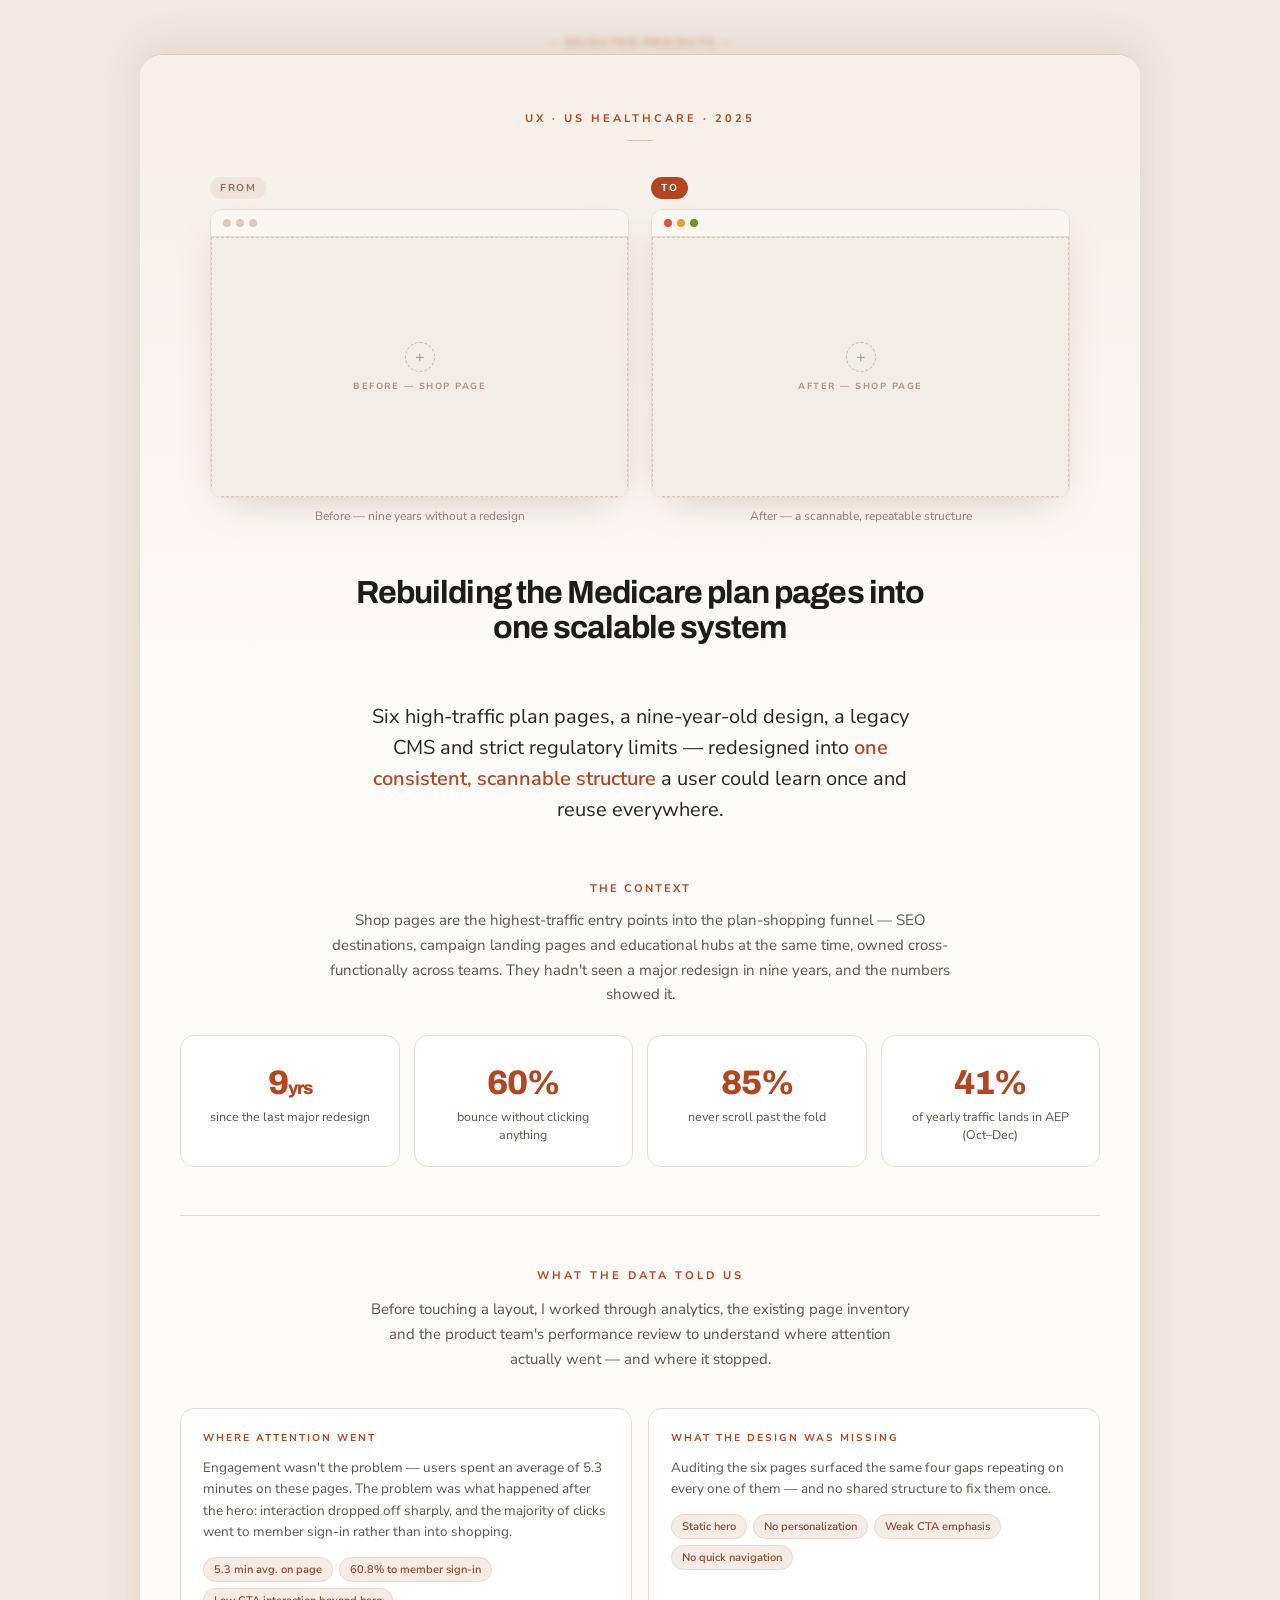
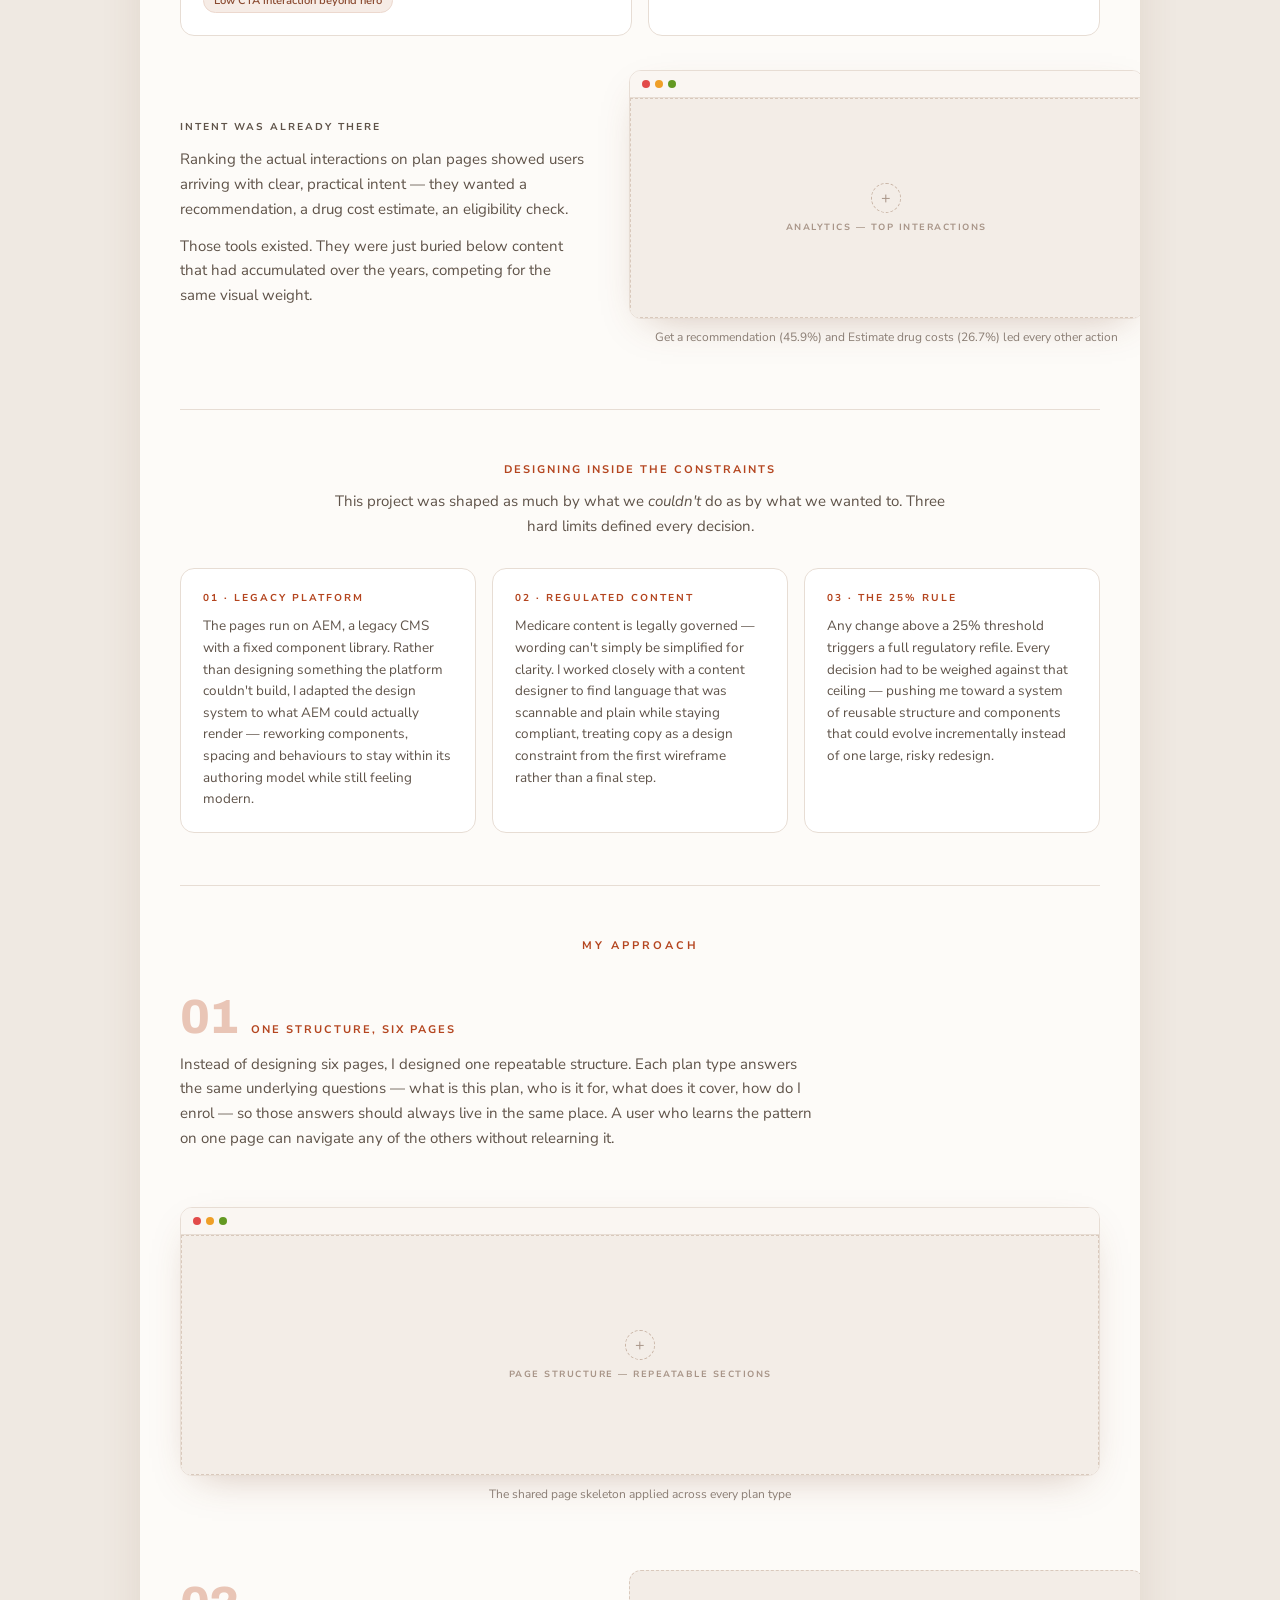
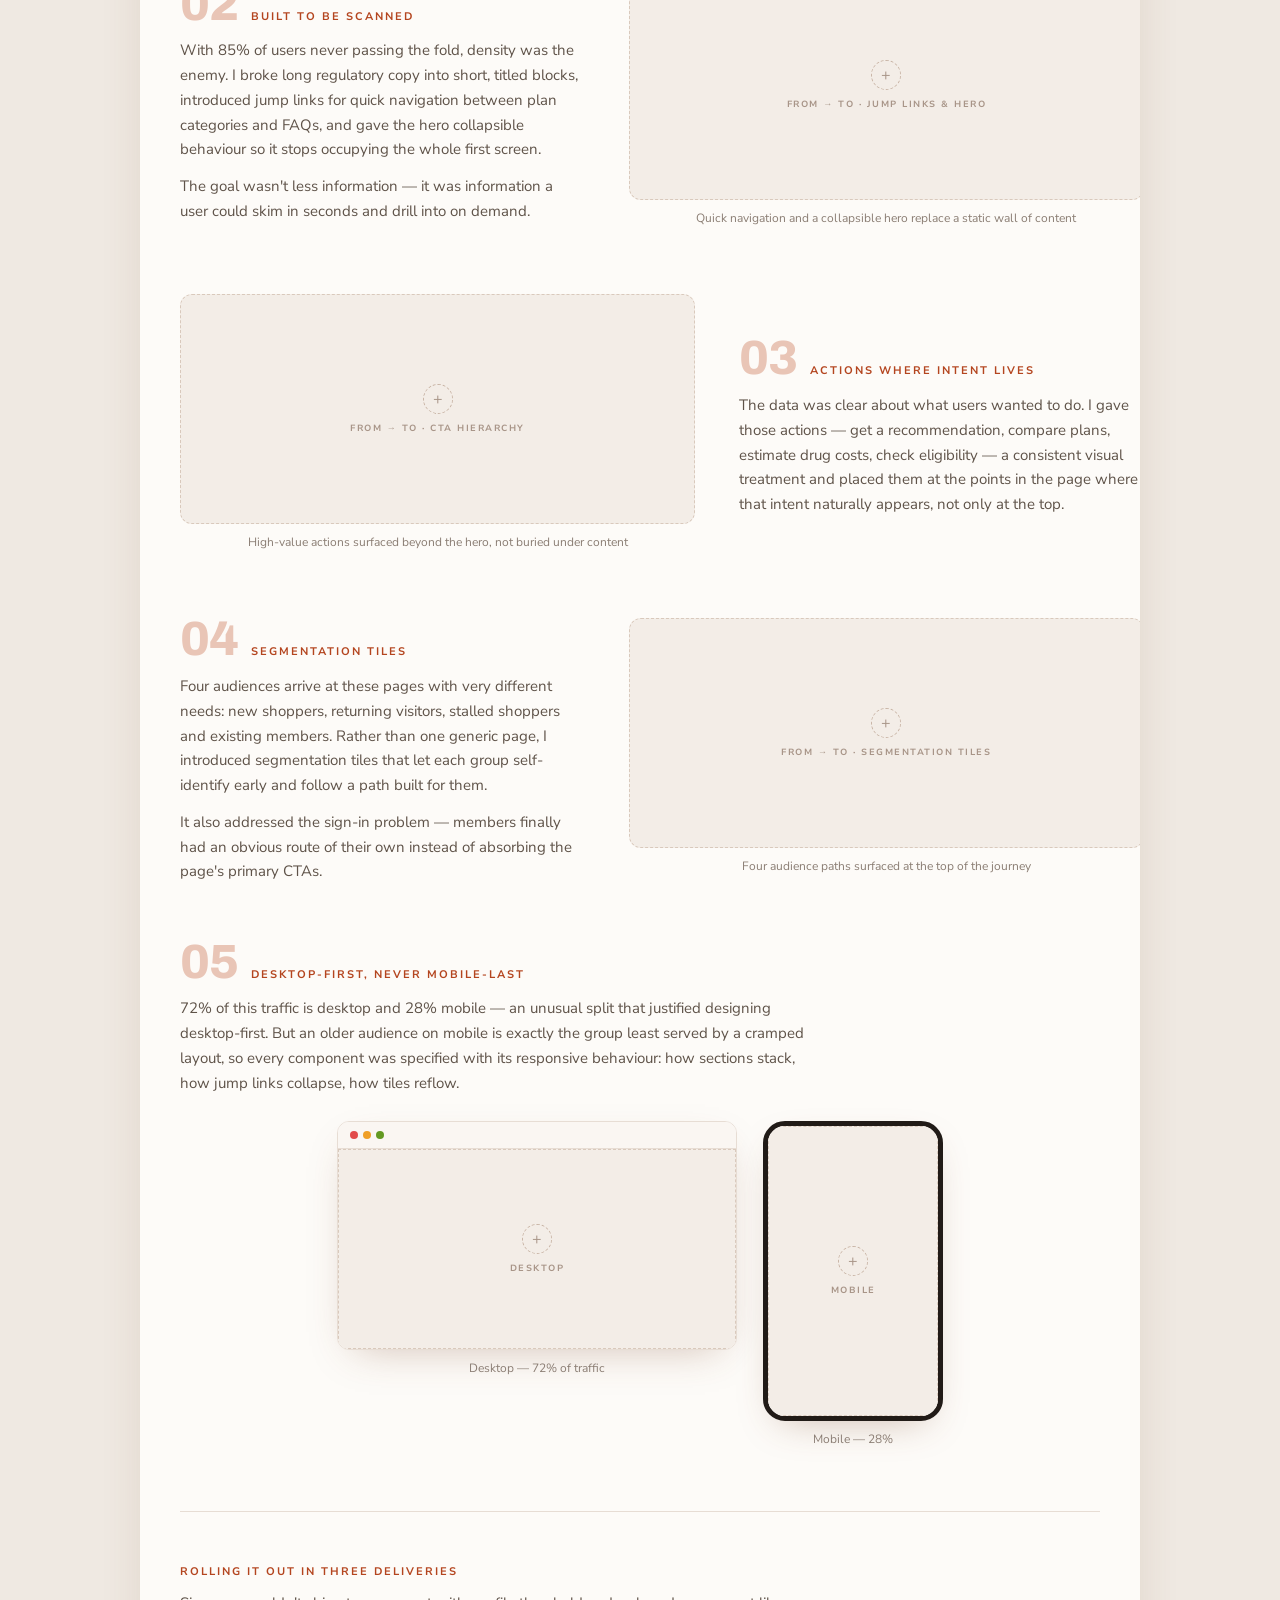
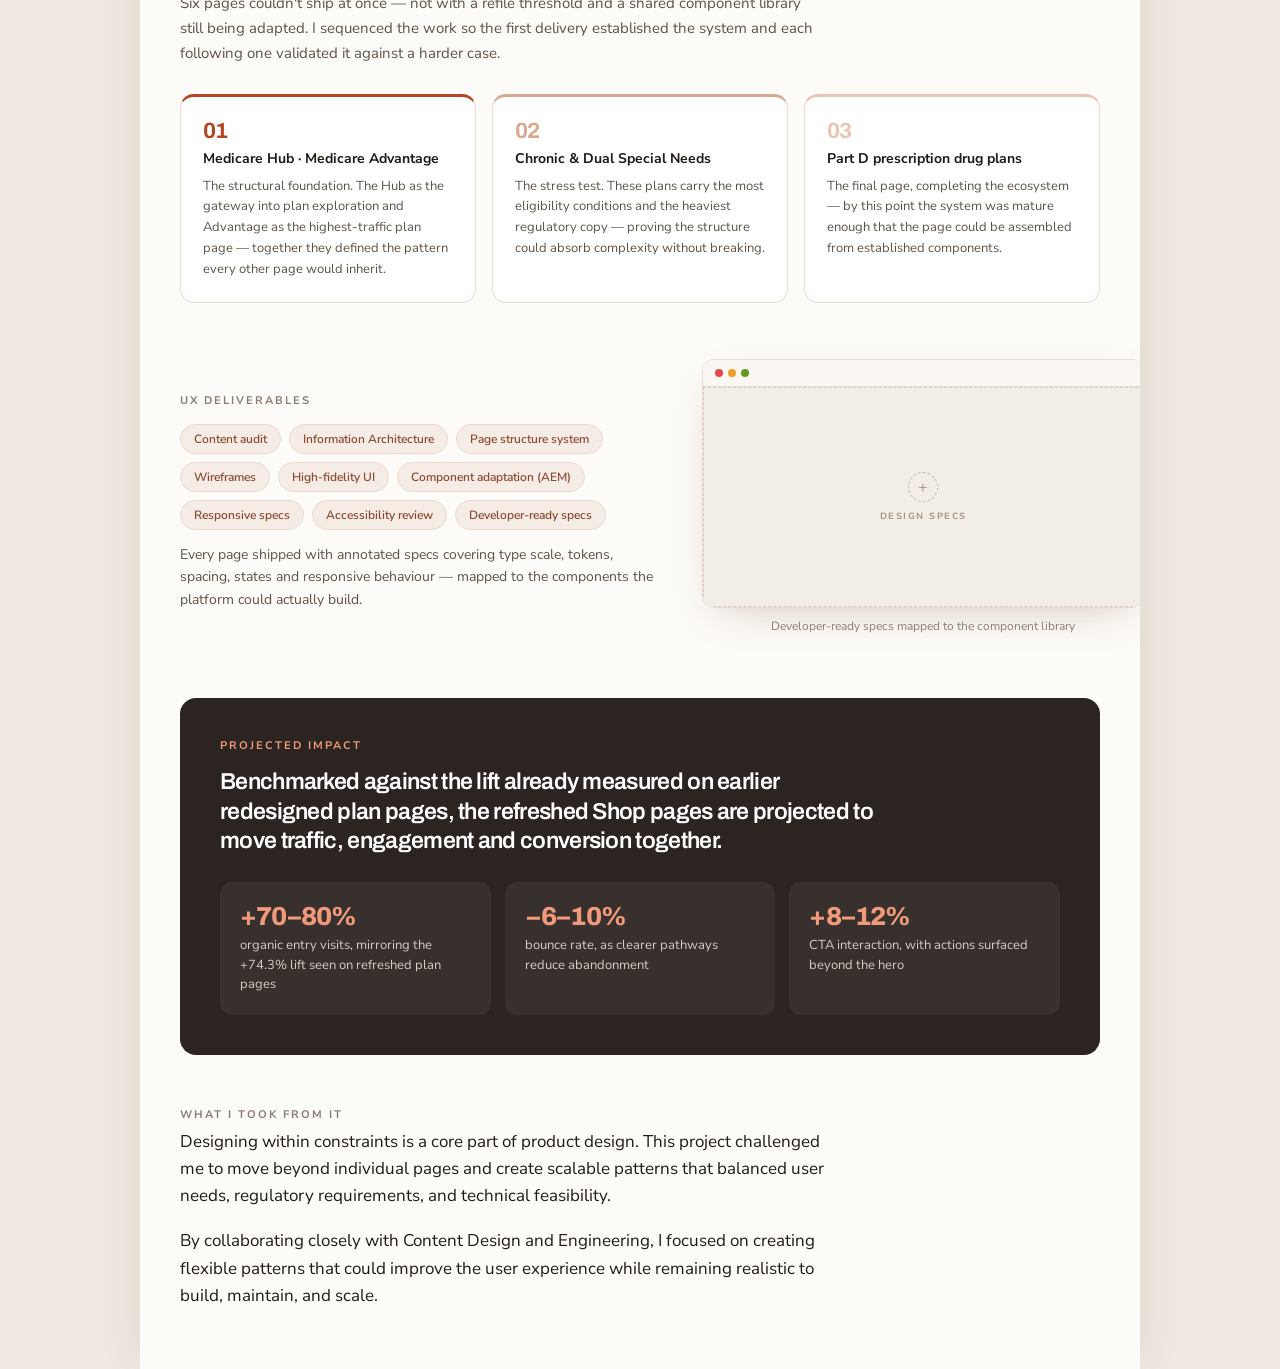
<file: assets/case-studies/medicare/case-study-shop-pages.html>
<!DOCTYPE html>
<html lang="en"><head>
<meta charset="utf-8"><meta name="viewport" content="width=device-width, initial-scale=1">
<title>Case Study — Medicare plan pages redesign</title>
<link href="https://fonts.googleapis.com/css2?family=Nunito+Sans:opsz,wght@6..12,400;6..12,600;6..12,700&family=Archivo:wght@500;600;700;800&display=swap" rel="stylesheet">
<style>
:root{--brick:#B4451F;--coral:#F0997B;--coral-lt:#E9C5B6;--cream:#fdfbf8;--cream2:#f6efe8;--ink:#211b17;--muted:#8a7d73;--sec:#5f5349;--border:#e7ddd4;--dark:#2b2420;}
*{box-sizing:border-box;}
body{margin:0;font-family:'Nunito Sans',sans-serif;background:#efe9e2;}
.disp{font-family:'Archivo','Nunito Sans',sans-serif;letter-spacing:-0.03em;}
.brick{color:var(--brick);}
.klabel{font-size:11px;letter-spacing:2px;font-weight:700;text-transform:uppercase;}
.bignum{font-family:'Archivo',sans-serif;font-weight:800;font-size:48px;line-height:0.85;letter-spacing:-0.03em;color:var(--coral-lt);}
.chip{display:inline-flex;align-items:center;font-size:12px;font-weight:600;color:#8a4a30;background:#f6ece6;border:0.5px solid #ecd8ce;border-radius:100px;padding:6px 13px;}
.stxt p{margin:0 0 12px;font-size:15px;line-height:1.65;color:var(--sec);}
.stxt p:last-child{margin-bottom:0;}
.sheet{position:relative;margin:6vh auto 0;max-width:1000px;background:var(--cream);border-radius:22px 22px 0 0;border-top:0.5px solid #d9ccbf;box-shadow:0 -8px 40px rgba(120,70,40,0.12);overflow:hidden;transition:border-radius .3s, max-width .3s;}
.sheet.full{max-width:100%;border-radius:0;margin-top:0;}
.bg{position:fixed;inset:0;filter:blur(3px);opacity:0.5;padding:24px;text-align:center;z-index:-1;}
.bg .cards{display:flex;justify-content:center;gap:14px;margin-top:40px;}
.browser{background:#fff;border:0.5px solid var(--border);border-radius:12px;overflow:hidden;box-shadow:0 14px 40px -18px rgba(120,70,40,0.35);}
.bbar{display:flex;gap:5px;padding:9px 12px;border-bottom:0.5px solid var(--border);background:#faf6f2;}
.bbar span{width:8px;height:8px;border-radius:50%;}
.phone{background:#fff;border:5px solid #211b17;border-radius:22px;overflow:hidden;box-shadow:0 14px 40px -18px rgba(120,70,40,0.4);}
/* placeholders */
.ph{background:#f3ede7;border:1px dashed #d9c9bc;display:flex;flex-direction:column;align-items:center;justify-content:center;gap:8px;color:#a89588;}
.ph .plus{width:30px;height:30px;border-radius:50%;border:1px dashed #c9b5a6;display:flex;align-items:center;justify-content:center;font-size:16px;}
.ph small{font-size:9px;letter-spacing:1.5px;text-transform:uppercase;font-weight:700;}
.cap{margin-top:10px;font-size:12px;color:var(--muted);text-align:center;}
.sec{display:grid;gap:44px;align-items:center;}
.tag{display:inline-flex;align-items:center;gap:6px;font-size:10px;letter-spacing:1.5px;font-weight:700;text-transform:uppercase;padding:4px 10px;border-radius:100px;}
.stream{background:#fff;border:0.5px solid var(--border);border-radius:14px;padding:22px;}
.stat{background:#fff;border:0.5px solid var(--border);border-radius:14px;padding:22px;text-align:center;}
.stat .n{font-family:'Archivo';font-weight:800;font-size:34px;line-height:1;color:var(--brick);letter-spacing:-0.03em;}
.stat p{margin:8px 0 0;font-size:12.5px;line-height:1.45;color:var(--sec);}
@media(max-width:820px){.sec{grid-template-columns:1fr !important;}.cmp,.streams,.stats,.phases{grid-template-columns:1fr !important;}}
</style></head><body>

<div class="bg">
  <p style="font-size:11px;letter-spacing:2px;font-weight:700;color:#B4451F;">— SELECTED PROJECTS —</p>
  <div class="cards">
    <div style="width:130px;height:170px;border-radius:12px;background:#FAC775;"></div>
    <div style="width:150px;height:200px;border-radius:12px;background:#B5D4F4;"></div>
    <div style="width:130px;height:170px;border-radius:12px;background:#97C459;"></div>
  </div>
</div>

<div class="sheet" id="sheet">

  <!-- ================= COVER ================= -->
  <div style="padding:56px 48px 44px;background:linear-gradient(180deg,#f6efe8 0%,var(--cream) 100%);">
    <div style="text-align:center;margin-bottom:34px;">
      <p class="klabel brick" style="margin:0;letter-spacing:3px;">UX · US Healthcare · 2025</p>
      <div style="width:26px;height:1px;background:#d9c3b6;margin:14px auto 0;"></div>
    </div>

    <div class="cmp" style="display:grid;grid-template-columns:1fr 1fr;gap:22px;align-items:start;max-width:860px;margin:0 auto;">
      <div>
        <span class="tag" style="background:#efe4dc;color:#8a7266;margin-bottom:10px;">From</span>
        <div class="browser"><div class="bbar"><span style="background:#d9ccc2"></span><span style="background:#d9ccc2"></span><span style="background:#d9ccc2"></span></div>
          <div class="ph" style="height:260px;"><div class="plus">+</div><small>Before — Shop page</small></div></div>
        <p class="cap">Before — nine years without a redesign</p>
      </div>
      <div>
        <span class="tag" style="background:#B4451F;color:#fff;margin-bottom:10px;">To</span>
        <div class="browser"><div class="bbar"><span style="background:#E24B4A"></span><span style="background:#EF9F27"></span><span style="background:#639922"></span></div>
          <div class="ph" style="height:260px;"><div class="plus">+</div><small>After — Shop page</small></div></div>
        <p class="cap">After — a scannable, repeatable structure</p>
      </div>
    </div>

    <div style="text-align:center;margin-top:40px;">
      <h1 class="disp" style="font-weight:700;font-size:32px;line-height:1.08;margin:0 auto;color:var(--ink);max-width:600px;">Rebuilding the Medicare plan pages into one scalable system</h1>
    </div>
  </div>

  <!-- ================= STATEMENT ================= -->
  <div style="max-width:640px;margin:12px auto 56px;padding:0 40px;text-align:center;">
    <p style="font-size:20px;line-height:1.55;color:var(--dark);margin:0;">Six high-traffic plan pages, a nine-year-old design, a legacy CMS and strict regulatory limits — redesigned into <span class="brick" style="font-weight:600;">one consistent, scannable structure</span> a user could learn once and reuse everywhere.</p>
  </div>

  <!-- ================= CONTEXT ================= -->
  <div style="padding:0 40px;margin-bottom:48px;">
    <p class="klabel brick" style="margin:0 0 12px;text-align:center;">The context</p>
    <p style="margin:0 auto 28px;font-size:15px;line-height:1.65;color:var(--sec);max-width:640px;text-align:center;">Shop pages are the highest-traffic entry points into the plan-shopping funnel — SEO destinations, campaign landing pages and educational hubs at the same time, owned cross-functionally across teams. They hadn't seen a major redesign in nine years, and the numbers showed it.</p>

    <div class="stats" style="display:grid;grid-template-columns:repeat(4,1fr);gap:14px;">
      <div class="stat"><p class="n">9<span style="font-size:18px;">yrs</span></p><p>since the last major redesign</p></div>
      <div class="stat"><p class="n">60%</p><p>bounce without clicking anything</p></div>
      <div class="stat"><p class="n">85%</p><p>never scroll past the fold</p></div>
      <div class="stat"><p class="n">41%</p><p>of yearly traffic lands in AEP (Oct–Dec)</p></div>
    </div>
  </div>

  <div style="margin:0 40px 52px;border-top:0.5px solid var(--border);"></div>

  <!-- ================= RESEARCH ================= -->
  <div style="text-align:center;margin-bottom:14px;"><p class="klabel brick" style="margin:0;letter-spacing:3px;">What the data told us</p></div>
  <p style="max-width:620px;margin:0 auto 36px;padding:0 40px;text-align:center;font-size:15px;line-height:1.65;color:var(--sec);">Before touching a layout, I worked through analytics, the existing page inventory and the product team's performance review to understand where attention actually went — and where it stopped.</p>

  <div style="padding:0 40px;">
    <div class="streams" style="display:grid;grid-template-columns:1fr 1fr;gap:16px;margin-bottom:16px;">
      <div class="stream">
        <p class="klabel brick" style="margin:0 0 12px;font-size:10px;">Where attention went</p>
        <p style="margin:0 0 14px;font-size:13.5px;line-height:1.6;color:var(--sec);">Engagement wasn't the problem — users spent an average of 5.3 minutes on these pages. The problem was what happened after the hero: interaction dropped off sharply, and the majority of clicks went to member sign-in rather than into shopping.</p>
        <div style="display:flex;flex-wrap:wrap;gap:6px;">
          <span class="chip" style="font-size:11px;padding:4px 10px;">5.3 min avg. on page</span>
          <span class="chip" style="font-size:11px;padding:4px 10px;">60.8% to member sign-in</span>
          <span class="chip" style="font-size:11px;padding:4px 10px;">Low CTA interaction beyond hero</span>
        </div>
      </div>
      <div class="stream">
        <p class="klabel brick" style="margin:0 0 12px;font-size:10px;">What the design was missing</p>
        <p style="margin:0 0 14px;font-size:13.5px;line-height:1.6;color:var(--sec);">Auditing the six pages surfaced the same four gaps repeating on every one of them — and no shared structure to fix them once.</p>
        <div style="display:flex;flex-wrap:wrap;gap:6px;">
          <span class="chip" style="font-size:11px;padding:4px 10px;">Static hero</span>
          <span class="chip" style="font-size:11px;padding:4px 10px;">No personalization</span>
          <span class="chip" style="font-size:11px;padding:4px 10px;">Weak CTA emphasis</span>
          <span class="chip" style="font-size:11px;padding:4px 10px;">No quick navigation</span>
        </div>
      </div>
    </div>

    <!-- interaction ranking -->
    <div class="sec" style="grid-template-columns:44% 56%;margin-top:34px;">
      <div class="stxt">
        <p class="klabel brick" style="margin:0 0 12px;font-size:10px;">Intent was already there</p>
        <p>Ranking the actual interactions on plan pages showed users arriving with clear, practical intent — they wanted a recommendation, a drug cost estimate, an eligibility check.</p>
        <p>Those tools existed. They were just buried below content that had accumulated over the years, competing for the same visual weight.</p>
      </div>
      <div>
        <div class="browser"><div class="bbar"><span style="background:#E24B4A"></span><span style="background:#EF9F27"></span><span style="background:#639922"></span></div>
          <div class="ph" style="height:220px;"><div class="plus">+</div><small>Analytics — top interactions</small></div></div>
        <p class="cap">Get a recommendation (45.9%) and Estimate drug costs (26.7%) led every other action</p>
      </div>
    </div>
  </div>

  <div style="margin:52px 40px 52px;border-top:0.5px solid var(--border);"></div>

  <!-- ================= CONSTRAINTS ================= -->
  <div style="padding:0 40px;">
    <p class="klabel brick" style="margin:0 0 12px;text-align:center;">Designing inside the constraints</p>
    <p style="margin:0 auto 30px;font-size:15px;line-height:1.65;color:var(--sec);max-width:640px;text-align:center;">This project was shaped as much by what we <em>couldn't</em> do as by what we wanted to. Three hard limits defined every decision.</p>

    <div class="streams" style="display:grid;grid-template-columns:repeat(3,1fr);gap:16px;">
      <div class="stream">
        <p class="klabel brick" style="margin:0 0 10px;font-size:10px;">01 · Legacy platform</p>
        <p style="margin:0;font-size:13.5px;line-height:1.6;color:var(--sec);">The pages run on AEM, a legacy CMS with a fixed component library. Rather than designing something the platform couldn't build, I adapted the design system to what AEM could actually render — reworking components, spacing and behaviours to stay within its authoring model while still feeling modern.</p>
      </div>
      <div class="stream">
        <p class="klabel brick" style="margin:0 0 10px;font-size:10px;">02 · Regulated content</p>
        <p style="margin:0;font-size:13.5px;line-height:1.6;color:var(--sec);">Medicare content is legally governed — wording can't simply be simplified for clarity. I worked closely with a content designer to find language that was scannable and plain while staying compliant, treating copy as a design constraint from the first wireframe rather than a final step.</p>
      </div>
      <div class="stream">
        <p class="klabel brick" style="margin:0 0 10px;font-size:10px;">03 · The 25% rule</p>
        <p style="margin:0;font-size:13.5px;line-height:1.6;color:var(--sec);">Any change above a 25% threshold triggers a full regulatory refile. Every decision had to be weighed against that ceiling — pushing me toward a system of reusable structure and components that could evolve incrementally instead of one large, risky redesign.</p>
      </div>
    </div>
  </div>

  <div style="margin:52px 40px 52px;border-top:0.5px solid var(--border);"></div>
  <div style="text-align:center;margin-bottom:44px;"><p class="klabel brick" style="margin:0;letter-spacing:3px;">My approach</p></div>

  <div style="padding:0 40px;display:flex;flex-direction:column;gap:56px;">

    <!-- 01 -->
    <div style="max-width:640px;">
      <div style="display:flex;align-items:baseline;gap:14px;margin-bottom:14px;"><span class="bignum">01</span><span class="klabel brick">One structure, six pages</span></div>
      <p style="margin:0;font-size:15px;line-height:1.65;color:var(--sec);">Instead of designing six pages, I designed one repeatable structure. Each plan type answers the same underlying questions — what is this plan, who is it for, what does it cover, how do I enrol — so those answers should always live in the same place. A user who learns the pattern on one page can navigate any of the others without relearning it.</p>
    </div>

    <div>
      <div class="browser"><div class="bbar"><span style="background:#E24B4A"></span><span style="background:#EF9F27"></span><span style="background:#639922"></span></div>
        <div class="ph" style="height:240px;"><div class="plus">+</div><small>Page structure — repeatable sections</small></div></div>
      <p class="cap">The shared page skeleton applied across every plan type</p>
    </div>

    <!-- 02 -->
    <div class="sec" style="grid-template-columns:44% 56%;">
      <div class="stxt">
        <div style="display:flex;align-items:baseline;gap:14px;margin-bottom:14px;"><span class="bignum">02</span><span class="klabel brick">Built to be scanned</span></div>
        <p>With 85% of users never passing the fold, density was the enemy. I broke long regulatory copy into short, titled blocks, introduced jump links for quick navigation between plan categories and FAQs, and gave the hero collapsible behaviour so it stops occupying the whole first screen.</p>
        <p>The goal wasn't less information — it was information a user could skim in seconds and drill into on demand.</p>
      </div>
      <div>
        <div class="ph" style="height:230px;border-radius:12px;"><div class="plus">+</div><small>From → To · jump links &amp; hero</small></div>
        <p class="cap">Quick navigation and a collapsible hero replace a static wall of content</p>
      </div>
    </div>

    <!-- 03 -->
    <div class="sec" style="grid-template-columns:56% 44%;">
      <div style="order:1;">
        <div class="ph" style="height:230px;border-radius:12px;"><div class="plus">+</div><small>From → To · CTA hierarchy</small></div>
        <p class="cap">High-value actions surfaced beyond the hero, not buried under content</p>
      </div>
      <div class="stxt" style="order:2;">
        <div style="display:flex;align-items:baseline;gap:14px;margin-bottom:14px;"><span class="bignum">03</span><span class="klabel brick">Actions where intent lives</span></div>
        <p>The data was clear about what users wanted to do. I gave those actions — get a recommendation, compare plans, estimate drug costs, check eligibility — a consistent visual treatment and placed them at the points in the page where that intent naturally appears, not only at the top.</p>
      </div>
    </div>

    <!-- 04 -->
    <div class="sec" style="grid-template-columns:44% 56%;">
      <div class="stxt">
        <div style="display:flex;align-items:baseline;gap:14px;margin-bottom:14px;"><span class="bignum">04</span><span class="klabel brick">Segmentation tiles</span></div>
        <p>Four audiences arrive at these pages with very different needs: new shoppers, returning visitors, stalled shoppers and existing members. Rather than one generic page, I introduced segmentation tiles that let each group self-identify early and follow a path built for them.</p>
        <p>It also addressed the sign-in problem — members finally had an obvious route of their own instead of absorbing the page's primary CTAs.</p>
      </div>
      <div>
        <div class="ph" style="height:230px;border-radius:12px;"><div class="plus">+</div><small>From → To · segmentation tiles</small></div>
        <p class="cap">Four audience paths surfaced at the top of the journey</p>
      </div>
    </div>

    <!-- 05 responsive -->
    <div>
      <div style="max-width:640px;margin-bottom:26px;">
        <div style="display:flex;align-items:baseline;gap:14px;margin-bottom:14px;"><span class="bignum">05</span><span class="klabel brick">Desktop-first, never mobile-last</span></div>
        <p style="margin:0;font-size:15px;line-height:1.65;color:var(--sec);">72% of this traffic is desktop and 28% mobile — an unusual split that justified designing desktop-first. But an older audience on mobile is exactly the group least served by a cramped layout, so every component was specified with its responsive behaviour: how sections stack, how jump links collapse, how tiles reflow.</p>
      </div>
      <div style="display:flex;gap:26px;justify-content:center;flex-wrap:wrap;align-items:flex-start;">
        <div style="width:400px;max-width:100%;">
          <div class="browser"><div class="bbar"><span style="background:#E24B4A"></span><span style="background:#EF9F27"></span><span style="background:#639922"></span></div>
            <div class="ph" style="height:200px;"><div class="plus">+</div><small>Desktop</small></div></div>
          <p class="cap">Desktop — 72% of traffic</p>
        </div>
        <div style="width:180px;">
          <div class="phone"><div class="ph" style="height:290px;"><div class="plus">+</div><small>Mobile</small></div></div>
          <p class="cap">Mobile — 28%</p>
        </div>
      </div>
    </div>

  </div>

  <div style="margin:52px 40px 52px;border-top:0.5px solid var(--border);"></div>

  <!-- ================= ROLLOUT ================= -->
  <div style="padding:0 40px;">
    <p class="klabel brick" style="margin:0 0 12px;">Rolling it out in three deliveries</p>
    <p style="margin:0 0 28px;font-size:15px;line-height:1.65;color:var(--sec);max-width:640px;">Six pages couldn't ship at once — not with a refile threshold and a shared component library still being adapted. I sequenced the work so the first delivery established the system and each following one validated it against a harder case.</p>

    <div class="phases" style="display:grid;grid-template-columns:repeat(3,1fr);gap:16px;">
      <div class="stream" style="border-top:3px solid var(--brick);">
        <p class="disp" style="margin:0 0 6px;font-size:22px;font-weight:700;color:var(--brick);">01</p>
        <p style="margin:0 0 8px;font-size:14px;font-weight:700;color:var(--ink);">Medicare Hub · Medicare Advantage</p>
        <p style="margin:0;font-size:13px;line-height:1.6;color:var(--sec);">The structural foundation. The Hub as the gateway into plan exploration and Advantage as the highest-traffic plan page — together they defined the pattern every other page would inherit.</p>
      </div>
      <div class="stream" style="border-top:3px solid #D8A98F;">
        <p class="disp" style="margin:0 0 6px;font-size:22px;font-weight:700;color:#D8A98F;">02</p>
        <p style="margin:0 0 8px;font-size:14px;font-weight:700;color:var(--ink);">Chronic &amp; Dual Special Needs</p>
        <p style="margin:0;font-size:13px;line-height:1.6;color:var(--sec);">The stress test. These plans carry the most eligibility conditions and the heaviest regulatory copy — proving the structure could absorb complexity without breaking.</p>
      </div>
      <div class="stream" style="border-top:3px solid #E9C5B6;">
        <p class="disp" style="margin:0 0 6px;font-size:22px;font-weight:700;color:#E9C5B6;">03</p>
        <p style="margin:0 0 8px;font-size:14px;font-weight:700;color:var(--ink);">Part D prescription drug plans</p>
        <p style="margin:0;font-size:13px;line-height:1.6;color:var(--sec);">The final page, completing the ecosystem — by this point the system was mature enough that the page could be assembled from established components.</p>
      </div>
    </div>
  </div>

  <!-- ================= DELIVERABLES ================= -->
  <div style="padding:56px 40px 0;">
    <div class="sec" style="grid-template-columns:52% 48%;">
      <div style="order:1;">
        <p class="klabel" style="margin:0 0 16px;color:var(--muted);">UX Deliverables</p>
        <div style="display:flex;flex-wrap:wrap;gap:8px;margin-bottom:14px;">
          <span class="chip">Content audit</span><span class="chip">Information Architecture</span><span class="chip">Page structure system</span><span class="chip">Wireframes</span><span class="chip">High-fidelity UI</span><span class="chip">Component adaptation (AEM)</span><span class="chip">Responsive specs</span><span class="chip">Accessibility review</span><span class="chip">Developer-ready specs</span>
        </div>
        <p style="margin:0;font-size:14px;line-height:1.6;color:var(--sec);">Every page shipped with annotated specs covering type scale, tokens, spacing, states and responsive behaviour — mapped to the components the platform could actually build.</p>
      </div>
      <div style="order:2;">
        <div class="browser"><div class="bbar"><span style="background:#E24B4A"></span><span style="background:#EF9F27"></span><span style="background:#639922"></span></div>
          <div class="ph" style="height:220px;"><div class="plus">+</div><small>Design specs</small></div></div>
        <p class="cap">Developer-ready specs mapped to the component library</p>
      </div>
    </div>
  </div>

  <!-- ================= IMPACT ================= -->
  <div style="margin:52px 40px 0;padding:40px;background:var(--dark);border-radius:16px;">
    <p class="klabel" style="margin:0 0 14px;color:var(--coral);">Projected impact</p>
    <p class="disp" style="margin:0 0 26px;font-weight:600;font-size:23px;line-height:1.3;color:#fff;max-width:660px;">Benchmarked against the lift already measured on earlier redesigned plan pages, the refreshed Shop pages are projected to move traffic, engagement and conversion together.</p>
    <div class="stats" style="display:grid;grid-template-columns:repeat(3,1fr);gap:14px;">
      <div style="background:rgba(255,255,255,0.06);border-radius:12px;padding:20px;">
        <p class="disp" style="margin:0;font-size:26px;font-weight:800;color:var(--coral);">+70–80%</p>
        <p style="margin:6px 0 0;font-size:13px;line-height:1.5;color:#d8ccc3;">organic entry visits, mirroring the +74.3% lift seen on refreshed plan pages</p>
      </div>
      <div style="background:rgba(255,255,255,0.06);border-radius:12px;padding:20px;">
        <p class="disp" style="margin:0;font-size:26px;font-weight:800;color:var(--coral);">−6–10%</p>
        <p style="margin:6px 0 0;font-size:13px;line-height:1.5;color:#d8ccc3;">bounce rate, as clearer pathways reduce abandonment</p>
      </div>
      <div style="background:rgba(255,255,255,0.06);border-radius:12px;padding:20px;">
        <p class="disp" style="margin:0;font-size:26px;font-weight:800;color:var(--coral);">+8–12%</p>
        <p style="margin:6px 0 0;font-size:13px;line-height:1.5;color:#d8ccc3;">CTA interaction, with actions surfaced beyond the hero</p>
      </div>
    </div>
  </div>

  <!-- ================= REFLECTION ================= -->
  <div style="padding:52px 40px 60px;">
    <p class="klabel" style="margin:0 0 6px;color:var(--muted);letter-spacing:2px;">What I took from it</p>
    <p style="margin:0 0 18px;font-size:17px;line-height:1.6;color:var(--ink);max-width:660px;">Designing within constraints is a core part of product design. This project challenged me to move beyond individual pages and create scalable patterns that balanced user needs, regulatory requirements, and technical feasibility.</p>
    <p style="margin:0;font-size:17px;line-height:1.6;color:var(--ink);max-width:660px;">By collaborating closely with Content Design and Engineering, I focused on creating flexible patterns that could improve the user experience while remaining realistic to build, maintain, and scale.</p>
  </div>

</div>

<script>
const sheet=document.getElementById('sheet');
window.addEventListener('scroll',()=>{ if(window.scrollY>60) sheet.classList.add('full'); else sheet.classList.remove('full'); });
</script>
</body></html>
</file>
<file: styles.css>
:root{
  --peach:#F4DCBE; --cream:#FAF2E6; --peri:#C7CDE6; --peri-dp:#A9B2DC;
  --orange:#E5652A; --orange-dk:#C64F1C; --brick:#B04A38; --lime:#B9E85C;
  --ink:#1A1712; --ink-soft:#4C463C; --muted:#948B79; --line:#E9E0D0;
  --font-primary:"Galano Grotesque","Poppins",system-ui,-apple-system,sans-serif;
  --font-body:"Nunito Sans",system-ui,-apple-system,"Segoe UI",sans-serif;
  --font:var(--font-body);
  --maxw:1120px;
}
*{ box-sizing:border-box; margin:0; padding:0; }
[hidden]{ display:none !important; }
html{ scroll-behavior:smooth; overflow-anchor:none; }
body{
  font-family:var(--font); color:var(--ink); line-height:1.5; -webkit-font-smoothing:antialiased;
  min-height:100vh; position:relative; overflow-x:hidden;
  background:linear-gradient(135deg,var(--peach) 0%,var(--cream) 40%,#F1ECE4 56%,var(--peri) 100%);
  background-attachment:fixed;
}
.aura{ position:fixed; top:-20vw; right:-12vw; width:76vw; height:76vw; z-index:0; pointer-events:none; filter:blur(80px); opacity:.72;
  background:
    radial-gradient(36% 36% at 28% 32%,var(--peri-dp) 0%,transparent 70%),
    radial-gradient(40% 40% at 66% 40%,var(--orange) 0%,transparent 68%),
    radial-gradient(34% 34% at 50% 70%,var(--lime) 0%,transparent 70%),
    radial-gradient(38% 38% at 22% 66%,var(--brick) 0%,transparent 72%); }
.aura.two{ top:auto; bottom:-26vw; right:auto; left:-16vw; width:60vw; height:60vw; opacity:.55;
  background:radial-gradient(45% 45% at 40% 40%,var(--peach) 0%,transparent 72%),radial-gradient(40% 40% at 65% 60%,var(--peri-dp) 0%,transparent 72%); }
.grain{ position:fixed; inset:0; z-index:1; pointer-events:none; opacity:.055; mix-blend-mode:multiply;
  background-image:url("data:image/svg+xml;utf8,<svg xmlns='http://www.w3.org/2000/svg' width='140' height='140'><filter id='n'><feTurbulence type='fractalNoise' baseFrequency='0.85' numOctaves='2'/></filter><rect width='100%25' height='100%25' filter='url(%23n)'/></svg>"); }
.wrap{ position:relative; z-index:2; max-width:var(--maxw); margin:0 auto; padding:0 clamp(20px,5vw,48px); }
h1,h2,h3,.name,.logo,.btn,.cf-title,.tl-item .role,.marquee-label,.nav-links a,.c-eyebrow,.meta h3,.edu-item .cert,.clink{ font-family:var(--font-primary); }

/* Offset para que los anchors no queden tapados por el nav sticky */
section[id]{ scroll-margin-top:88px; }

/* NAV (sticky) */
nav{ position:sticky; top:0; z-index:50; display:flex; align-items:center; justify-content:space-between; padding:18px 0 14px; gap:16px; }
/* Barra translúcida full-bleed detrás del nav: se ve el fondo al scrollear
   pero el texto queda legible. El pseudo se extiende a todo el ancho del viewport. */
nav::before{ content:""; position:absolute; top:0; bottom:0; left:calc(50% - 50vw); width:100vw; z-index:-1;
  background:rgba(255,255,255,.35); backdrop-filter:blur(12px); -webkit-backdrop-filter:blur(12px);
  opacity:0; transition:opacity .25s ease; }
nav.solid::before{ opacity:1; }
.logo{ font-weight:700; font-size:23px; letter-spacing:.04em; color:var(--ink); text-decoration:none; display:inline-flex; cursor:pointer; transition:color .25s ease; }
.logo span{ display:inline-block; transition:transform .3s ease; }
.logo .fx{ transform:scaleX(-1); } .logo .fy{ transform:scaleY(-1); }
.logo:hover span{ transform:none; }
.logo:hover{ color:var(--brick); }
.nav-right{ display:flex; align-items:center; gap:26px; }
.nav-links{ display:flex; gap:22px; }
.nav-links a{ text-decoration:none; color:var(--ink-soft); font-weight:500; font-size:15px; position:relative; cursor:pointer; }
.nav-links a::after{ content:""; position:absolute; left:0; right:100%; bottom:-4px; height:1.5px; background:var(--ink); transition:right .25s ease; }
.nav-links a:hover::after,.nav-links a.on::after{ right:0; }
.lang{ display:inline-flex; align-items:center; gap:2px; font-size:13px; }
.lang button{ border:0; background:transparent; cursor:pointer; color:var(--muted); font-family:inherit; font-weight:600; padding:4px 6px; border-radius:6px; }
.lang button.active{ color:var(--ink); background:rgba(26,23,18,.07); }
.lang .sep{ color:var(--line); }

/* Hamburguesa (solo mobile) */
.nav-toggle{ display:none; flex-direction:column; justify-content:center; gap:5px; width:42px; height:42px; padding:0 10px; background:transparent; border:0; cursor:pointer; }
.nav-toggle span{ display:block; width:22px; height:2px; border-radius:2px; background:var(--ink); transition:transform .25s ease, opacity .2s ease; }
.nav-toggle[aria-expanded="true"] span:nth-child(1){ transform:translateY(7px) rotate(45deg); }
.nav-toggle[aria-expanded="true"] span:nth-child(2){ opacity:0; }
.nav-toggle[aria-expanded="true"] span:nth-child(3){ transform:translateY(-7px) rotate(-45deg); }

/* HERO (home) */
header{ padding:clamp(46px,9vh,96px) 0 0; max-width:940px; }
.hero-kicker{ font-family:var(--font-primary); font-weight:500; font-size:clamp(13px,1.5vw,15.5px); color:var(--ink-soft); letter-spacing:.01em; margin-bottom:16px; }
h1{ font-weight:900; color:var(--ink); font-size:clamp(46px,9.5vw,104px); line-height:.75; letter-spacing:-.03em; }
.h1-brick{ color:var(--brick); }
h2.name{ font-weight:500; font-size:clamp(24px,3.4vw,44px); letter-spacing:-.02em; color:var(--brick); margin-top:10px; }
.desc{ font-size:clamp(16px,1.9vw,22px); font-weight:600; line-height:1.4; color:var(--ink); margin-top:calc(clamp(22px,4vh,48px) + 40px); }
.strike{ text-decoration:line-through; text-decoration-color:var(--orange); text-decoration-thickness:2.5px; }
.hand{ font-family:"Caveat",cursive; font-size:1.42em; font-weight:600; line-height:1; }

.btns{ display:flex; gap:12px; flex-wrap:wrap; margin-top:26px; }
.btn{ display:inline-flex; align-items:center; gap:9px; text-decoration:none; cursor:pointer; font-weight:600; font-size:15.5px; padding:13px 24px; border-radius:100px; border:1px solid transparent; transition:transform .18s ease, background .18s, opacity .18s; }
.btn .arw{ transition:transform .2s ease; }
.btn:hover .arw{ transform:translateX(3px); }
.btn.primary{ background:var(--brick); color:var(--cream); }
.btn.primary:hover{ transform:translateY(-2px); background:var(--ink); }
.btn.secondary{ background:transparent; color:var(--ink); border-color:var(--ink); }
.btn.secondary:hover{ transform:translateY(-2px); background:rgba(176,74,56,.12); border-color:var(--brick); }
/* Terciario: menor jerarquía. Botón "texto/ghost" — sin borde en reposo;
   al hover toma el mismo relleno pale brick + texto brick que el secundario. */
.btn.tertiary{ background:transparent; color:var(--ink); border-color:transparent; }
.btn.tertiary:hover{ transform:translateY(-2px); background:rgba(176,74,56,.12); color:var(--brick); }

/* "Sello" / stamp de certificación: pill con doble borde, levemente
   rotado, como un sello de goma. Se ubica a la derecha del header de
   Experience. Hover: se endereza un toque. */
.stamp{ flex-shrink:0;
  display:inline-flex; align-items:center; gap:12px; padding:10px 20px 10px 16px;
  color:var(--brick); background:rgba(176,74,56,.05);
  border:1.5px solid var(--brick); border-radius:100px;
  box-shadow:0 0 0 3px rgba(176,74,56,.10);   /* aro exterior = look de sello */
  font-family:var(--font-primary); font-weight:700; font-size:11.5px; line-height:1.25;
  letter-spacing:.13em; text-transform:uppercase;
  transform:rotate(-3.5deg); transition:transform .2s ease; }
.stamp:hover{ transform:rotate(-1.5deg); }
.stamp-ico{ width:26px; height:26px; flex-shrink:0; }

/* ===== Baraja de cards en abanico (hero, solo desktop) =====
   Reusa el diseño de .cf-card de "Selected projects". El abanico lo arma
   app.js: 4 cards de tamaño fijo apiladas en el mismo centro; cada una se
   corre a la derecha+abajo, se escala y se rota según su profundidad. Acá
   sólo van el tamaño fijo, la transición del "settle" y el layout. */
.hero-deck{ display:none; }                    /* oculto por defecto (mobile) */
.deck-stack{ position:relative; width:300px; height:400px; perspective:1400px; cursor:pointer; }
/* Wrapper del tilt de parallax con el cursor (lo mueve app.js). Separado
   de la matemática del abanico —que va en las cards— para que no peleen. */
/* OJO: sin transform-style:preserve-3d a propósito. Con preserve-3d el
   navegador ordena las cards por profundidad 3D / orden del DOM e IGNORA el
   z-index para el hit-testing, así que el click sobre la card de adelante
   caía en otra card y no abría su bottom sheet. En contexto 2D (flat) el
   z-index manda para pintar y para el click. El tilt igual funciona: la
   perspective vive en .deck-stack y rota este wrapper como un plano. */
.deck-inner{ position:relative; width:100%; height:100%;
  transition:transform .18s ease-out; }
/* Card del deck: tamaño fijo (pisa el clamp/aspect-ratio de .cf-card). El
   transform / opacity / z-index reales los aplica app.js (renderDeck). */
.deck-card{ width:300px; height:400px; aspect-ratio:auto;
  transition:transform .6s cubic-bezier(.22,1,.36,1), opacity .5s;
  will-change:transform, opacity; }
.deck-card .cf-content{ padding:20px 20px 18px; gap:6px; }
.deck-dots{ display:flex; justify-content:center; gap:8px; margin-top:26px; }
/* Dots del deck sobre el fondo claro del hero: blancos, y sólo el óvalo
   activo en brick. (El carrusel sigue usando .dot sin cambios, porque va
   sobre fondo blanco donde el color claro sí se ve.) */
.deck-dots .dot{ background:#fff; box-shadow:0 1px 3px rgba(26,23,18,.20); }
.deck-dots .dot.active{ background:var(--brick); box-shadow:none; }

/* Sólo en desktop ancho: el hero pasa a dos columnas (texto + deck) y el
   deck aparece en el espacio libre de la derecha. */
@media (min-width:1060px){
  header{ max-width:none; display:grid; align-items:center;
    grid-template-columns:minmax(0,1fr) minmax(300px,340px);
    gap:clamp(24px,3vw,48px); }
  .hero-deck{ display:flex; flex-direction:column; align-items:center; justify-self:center; }
}

/* ================= EFECTO OVERLAP (Home fija + capa blanca que sube) ================= */
/* Home queda fija (sticky) y el bloque "My journey → Contact" sube por encima
   como una tarjeta blanca que la tapa, con sombra hacia arriba = sensación 3D. */
#home{
  position:-webkit-sticky; position:sticky; top:0; z-index:1;
  min-height:100vh; min-height:100svh;      /* llena el viewport para que la capa arranque en el borde */
  display:flex; flex-direction:column;
}
#home .teams{ margin-top:120px; }

.overlap{
  position:relative; z-index:2;              /* z-index mayor que Home (1) y menor que el nav (50) */
  background:#fff;
  border-radius:28px 28px 0 0;               /* esquinas superiores = "capa" que se levanta */
  box-shadow:0 -22px 48px rgba(26,23,18,.16), 0 -1px 0 rgba(26,23,18,.05);  /* sombra hacia arriba */
  margin-top:-40px;                          /* se "monta" sobre Home al scrollear */
  /* full-bleed: rompe el ancho de .wrap para tapar Home de lado a lado */
  width:100vw; margin-left:calc(50% - 50vw); margin-right:calc(50% - 50vw);
  overflow:hidden;                           /* recorta los blobs decorativos a las esquinas */
}
.overlap-inner{
  position:relative; z-index:1;
  max-width:var(--maxw); margin:0 auto;      /* re-alinea el contenido con el nav/Home de arriba */
  padding:clamp(22px,4vh,44px) clamp(20px,5vw,48px) clamp(34px,6vh,64px);
}
/* Formas orgánicas muy tenues (paleta de la Home) para que el blanco no quede plano */
.overlap::before,.overlap::after{ content:""; position:absolute; z-index:0; pointer-events:none; }
.overlap::before{
  top:-6%; right:-6%; width:46vw; height:46vw; max-width:600px; max-height:600px;
  background:
    radial-gradient(42% 42% at 62% 42%, rgba(229,101,42,.10), transparent 70%),
    radial-gradient(46% 46% at 34% 60%, rgba(199,205,230,.30), transparent 72%);
  filter:blur(10px);
}
.overlap::after{
  bottom:12%; left:-8%; width:40vw; height:40vw; max-width:520px; max-height:520px;
  background:radial-gradient(46% 46% at 50% 50%, rgba(185,232,92,.16), transparent 72%);
  filter:blur(14px);
}

/* Eyebrow con guion de color (My journey / Selected projects) */
.overlap .marquee-label::before{
  content:""; display:inline-block; width:20px; height:2px; vertical-align:middle;
  background:var(--orange); border-radius:2px; margin-right:10px;
}


/* Highlight reutilizable para palabras clave (subrayado lima) */
.hl{
  background:linear-gradient(transparent 62%, rgba(185,232,92,.55) 0);
  padding:0 2px; border-radius:3px;
}

.journey{ padding:clamp(30px,5vh,52px) 0 30px; }
.journey-head{ display:flex; align-items:center; justify-content:space-between; gap:clamp(20px,4vw,48px); }
.journey-head-text{ max-width:760px; }
@media (max-width:760px){
  .journey-head{ flex-direction:column; align-items:flex-start; gap:24px; }
}
.journey-title{ font-weight:600; font-size:clamp(26px,3.6vw,42px); letter-spacing:-.025em; line-height:1.15; color:var(--ink); margin-top:14px; }
.btn.tertiary.cv-btn{ margin-top:22px; font-size:14.5px; padding:11px 20px; }
.cv-btn .cv-ico{ font-weight:700; font-size:16px; line-height:1; transition:transform .2s ease; }
.cv-btn:hover .cv-ico{ transform:translateY(2px); }
.teams{ margin-top:clamp(40px,7vh,72px); }
.marquee-label{ font-size:12.5px; letter-spacing:.16em; text-transform:uppercase; color:var(--muted); font-weight:600; margin:0 0 14px; }
.marquee{ position:relative; overflow:hidden; color:var(--ink); padding:6px 0;
  -webkit-mask-image:linear-gradient(90deg,transparent,#000 7%,#000 93%,transparent); mask-image:linear-gradient(90deg,transparent,#000 7%,#000 93%,transparent); }
.marquee:hover .track{ animation-play-state:paused; }
.track{ display:flex; width:max-content; white-space:nowrap; animation:scroll 26s linear infinite; }
.track span{ font-weight:600; font-size:17px; letter-spacing:.06em; text-transform:uppercase; padding:0 26px; display:inline-flex; align-items:center; gap:26px; }
.track span::after{ content:"✦"; font-size:12px; color:var(--orange); }
@keyframes scroll{ from{ transform:translateX(0) } to{ transform:translateX(-50%) } }

.timeline{ margin-top:44px; display:grid; gap:0; }
.tl-item{ display:grid; grid-template-columns:minmax(180px,220px) 1fr; column-gap:32px; row-gap:0; padding:32px 0; border-top:1px solid var(--line); }
.tl-item:first-child{ border-top:none; }
.tl-meta{ grid-column:1; grid-row:1 / span 2; align-self:start; display:flex; flex-direction:column; }
.tl-item .yr{ order:1; font-size:12.5px; color:var(--orange); font-weight:600; letter-spacing:.04em; margin-bottom:7px; }
.tl-item .role{ order:2; font-weight:600; font-size:18.5px; line-height:1.25; color:var(--ink); }
.tl-item .place{ order:3; font-weight:600; color:var(--ink-soft); font-size:14.5px; margin-top:6px; }
.tl-desc{ grid-column:2; grid-row:1; color:var(--ink-soft); font-size:16px; line-height:1.6; }
.tl-bullets{ grid-column:2; grid-row:2; list-style:none; margin:8px 0 0; padding:0; display:grid; gap:9px; }
.tl-bullets li{ position:relative; padding-left:20px; color:var(--ink-soft); font-size:16px; line-height:1.5; }
.tl-bullets li::before{ content:""; position:absolute; left:0; top:9px; width:7px; height:7px; border-radius:50%; background:var(--orange); }

.meta{ display:grid; grid-template-columns:repeat(auto-fit,minmax(220px,1fr)); gap:30px; margin-top:52px; padding-top:36px; border-top:1px solid var(--line); }
.meta h3{ font-size:12.5px; letter-spacing:.14em; text-transform:uppercase; color:var(--muted); font-weight:600; margin-bottom:12px; }
.meta .row{ font-size:15px; margin-bottom:6px; }
.edu-item{ padding:0; }
.edu-item .d{ font-size:13px; color:var(--orange); font-weight:600; letter-spacing:.04em; }
.edu-item .cert{ font-weight:600; font-size:15px; margin-top:1px; }
.edu-item .inst{ color:var(--ink-soft); font-size:14px; }
.edu{ margin-top:40px; padding-top:34px; border-top:1px solid var(--line); }
.edu h3{ font-size:12.5px; letter-spacing:.14em; text-transform:uppercase; color:var(--muted); font-weight:600; margin-bottom:16px; font-family:var(--font-primary); }
.edu-grid{ display:grid; grid-template-columns:repeat(2,1fr); gap:22px 30px; }

/* CONTACT (dark, rediseñado) */
.contact{ position:relative; overflow:hidden; background:var(--ink); color:var(--cream); border-radius:28px; padding:clamp(56px,9vw,104px) clamp(24px,5vw,48px); margin-top:clamp(52px,9vh,96px); text-align:center; }
.contact::before{ content:""; position:absolute; inset:0; z-index:0; pointer-events:none; opacity:.55;
  background:
    radial-gradient(40% 55% at 16% 6%, rgba(229,101,42,.38), transparent 60%),
    radial-gradient(42% 55% at 86% 12%, rgba(199,205,230,.30), transparent 62%),
    radial-gradient(48% 60% at 72% 104%, rgba(185,232,92,.18), transparent 60%); }
.contact > *{ position:relative; z-index:1; }
.contact .logo.big{ font-size:clamp(20px,2.6vw,26px); justify-content:center; margin:0 auto 22px; transition:transform .3s ease; }
.contact .logo.big .c1{ color:var(--orange); }
.contact .logo.big .c2{ color:var(--peach); }
.contact .logo.big .c3{ color:var(--lime); }
.contact .logo.big .c4{ color:var(--peri); }
.contact .logo.big .c5{ color:var(--orange); }
.contact-eyebrow{ font-family:var(--font-primary); text-transform:uppercase; letter-spacing:.2em; font-size:12.5px; font-weight:600; color:var(--peach); margin-bottom:14px; }
.contact h2{ color:var(--cream); font-weight:600; font-size:clamp(30px,5vw,54px); letter-spacing:-.03em; line-height:1.06; margin:0 auto; }
.contact-mail{ display:inline-flex; align-items:center; gap:10px; margin-top:32px; color:var(--cream); background:var(--brick); text-decoration:none; font-weight:600; font-size:clamp(16px,2vw,19px); padding:12px 22px; border-radius:100px; border:1px solid var(--brick); transition:background .18s, color .18s, border-color .18s, transform .18s; }
.contact-mail:hover{ background:var(--cream); color:var(--ink); border-color:var(--cream); transform:translateY(-2px); }
.contact-mail .ci{ opacity:.9; }
.contact-meta{ display:flex; align-items:center; justify-content:center; flex-wrap:wrap; gap:10px 14px; margin-top:26px; color:#CFC7BA; font-size:14.5px; }
.contact-meta a{ color:#CFC7BA; text-decoration:none; border-bottom:1px solid transparent; transition:color .18s, border-color .18s; }
.contact-meta a:hover{ color:var(--cream); border-bottom-color:var(--orange); }
.cmeta{ display:inline-flex; align-items:center; gap:7px; }
.cmeta .ci{ color:var(--orange); }
.cdot{ color:rgba(250,242,230,.35); }


/* PROJECTS view */
.phead{ text-align:center; padding:clamp(30px,6vh,60px) 0 0; }
.phead h1{ font-weight:600; font-size:clamp(38px,6.5vw,72px); letter-spacing:-.03em; line-height:1; }
.phead p{ color:var(--ink-soft); margin-top:12px; font-size:15px; }
.projects-section{ padding:clamp(34px,7vh,72px) 0 20px; }
.projects-section .marquee-label{ text-align:center; margin-bottom:0; color:var(--brick); }
.projects-section .marquee-label::before{ background:var(--brick); }
.projects-section .marquee-label::after{
  content:""; display:inline-block; width:20px; height:2px; vertical-align:middle;
  background:var(--brick); border-radius:2px; margin-left:10px;
}
.stage{ position:relative; height:min(64vh,520px); margin-top:clamp(20px,4vh,44px); perspective:1400px; }
.cf-title{ text-align:center; max-width:none; margin:32px auto 0; font-weight:600; font-size:clamp(17px,2vw,22px); letter-spacing:-.02em; line-height:1.18; color:var(--brick); }

/* Carrusel: flechas laterales (outline, gris oscuro) */
.carousel{ position:relative; }
.cf-arrow{
  position:absolute; top:50%; transform:translateY(-50%); z-index:55;
  width:46px; height:46px; border-radius:50%;
  border:1px solid var(--line); background:rgba(255,255,255,.82);
  color:var(--ink-soft); display:grid; place-items:center; cursor:pointer;
  -webkit-backdrop-filter:blur(4px); backdrop-filter:blur(4px);
  transition:background .18s, color .18s, border-color .18s, transform .18s;
}
.cf-arrow:hover{ background:var(--ink); color:var(--cream); border-color:var(--ink); transform:translateY(-50%) scale(1.06); }
.cf-arrow:active{ transform:translateY(-50%) scale(.96); }
.cf-arrow.prev{ left:clamp(2px,2vw,20px); }
.cf-arrow.next{ right:clamp(2px,2vw,20px); }
/* Card "portada inmersiva": foto de fondo + degradado oscuro + texto
   encima. Si el proyecto no tiene imagen (campo `cover` en content.js),
   .cf-cover cae en el fondo de color liso de siempre (nth-child). */
.cf-card{ position:absolute; top:50%; left:50%; width:clamp(264px,calc(30vw + 24px),354px); aspect-ratio:360/500;
  border-radius:26px; overflow:hidden; background:#fff;
  box-shadow:0 26px 60px -18px rgba(43,36,32,.45);
  transform-style:preserve-3d; transition:transform .5s cubic-bezier(.22,.61,.36,1), opacity .5s, filter .5s;
  cursor:pointer; will-change:transform; }
.cf-cover{ position:absolute; inset:0; background-size:cover; background-position:top center; }
.cf-card:nth-child(4n+1) .cf-cover{ background-image:linear-gradient(135deg,var(--peach),#F7EEDF); }
.cf-card:nth-child(4n+2) .cf-cover{ background-image:linear-gradient(135deg,#DFE4F2,#F1F0F4); }
.cf-card:nth-child(4n+3) .cf-cover{ background-image:linear-gradient(135deg,#F6DCCB,#F8EEE6); }
.cf-card:nth-child(4n)   .cf-cover{ background-image:linear-gradient(135deg,#E6EFCF,#F4F2E6); }
.cf-scrim{ position:absolute; inset:0;
  background:linear-gradient(to bottom, rgba(43,36,32,0) 10%, rgba(43,36,32,.55) 36%, rgba(43,36,32,.92) 66%, rgba(43,36,32,.97) 100%); }
.cf-content{ position:absolute; left:0; right:0; bottom:0; padding:24px 24px 22px; display:flex; flex-direction:column; gap:9px; }
.cf-eyebrow{ font-family:var(--font-primary); font-weight:600; font-size:11px; text-transform:uppercase; letter-spacing:.08em; color:rgba(253,251,248,.72); }
.cf-name{ font-family:var(--font-primary); font-weight:700; font-size:22px; line-height:1.18; letter-spacing:-.005em; color:#FDFBF8; }
.cf-blurb{ font-size:13px; line-height:1.55; color:rgba(253,251,248,.75); }
.cf-chips{ display:flex; flex-wrap:wrap; gap:7px; }
.cf-chips span{ font-weight:600; font-size:11px; padding:6px 12px; border-radius:999px; background:rgba(253,251,248,.14); color:rgba(253,251,248,.88); }
.cf-cta{ margin-top:10px; height:46px; border-radius:10px; border:0; background:#FDFBF8; color:#211B17;
  font-family:var(--font-primary); font-weight:600; font-size:13.5px; cursor:pointer;
  transition:background .18s ease, color .18s ease; }
.cf-cta:hover{ background:var(--brick); color:#fff; }
.controls{ display:flex; align-items:center; justify-content:center; gap:18px; margin-top:22px; }
.nav-btn{ width:52px; height:52px; border-radius:50%; border:1px solid var(--ink); background:transparent; color:var(--ink); font-size:20px; cursor:pointer; display:grid; place-items:center; transition:background .18s, color .18s, transform .18s; }
.nav-btn:hover{ background:var(--ink); color:var(--cream); transform:translateY(-2px); }
.dots{ display:flex; align-items:center; gap:8px; }
.dot{ width:8px; height:8px; border-radius:999px; background:#E8D2C4; border:0; padding:0; cursor:pointer; transition:background .2s, width .2s; }
.dot.active{ width:26px; background:var(--brick); }
.hint{ text-align:center; color:var(--muted); font-size:13px; margin-top:14px; }

/* ===================== BOTTOM SHEET: case study =====================
   Paleta propia (cs-*) para que el case study tenga su propio look
   editorial y calmo sin tocar los colores del resto del sitio.

   El .sheet es un card anclado al fondo (ancho máximo, hueco arriba) y
   mantiene ese tamaño al scrollear: sólo scrollea su contenido. */
/* NADA de backdrop-filter acá. Un backdrop-filter:blur ocupa toda la
   pantalla ENTRE el sheet (que se mueve) y la página, así que el navegador
   tiene que re-rasterizar ese blur en cada frame que el sheet composita
   — y ESO es lo que hacía que el sheet desapareciera un frame y se viera
   el fondo a través (confirmado frame por frame en una grabación).
   En vez de eso, el backdrop es sólo un velo oscuro translúcido (sólido,
   sin filtro = nunca glitchea) y el "blur del fondo" se logra blureando
   el CONTENIDO de la página (.wrap) de forma ESTÁTICA mientras el sheet
   está abierto — ver `body.sheet-open .wrap` abajo. Al ser estático (el
   contenido no se mueve), no se recalcula cuando el sheet se desliza. */
.backdrop{ position:fixed; inset:0; background:rgba(33,27,23,.52);
  opacity:0; pointer-events:none; transition:opacity .3s; z-index:60; }
.backdrop.open{ opacity:1; pointer-events:auto; }
/* Blur estático del fondo mientras el sheet está abierto. El sheet y el
   backdrop están FUERA de .wrap, así que no se ven afectados por este
   filtro. Sin transición: el blur queda aplicado de una, antes de que el
   sheet empiece a deslizarse, para no competir con esa animación. */
body.sheet-open .wrap{ filter:blur(16px); }

/* Card anclado al fondo, centrado, ancho máximo
   ~1000px, con ~6vh de hueco arriba que deja ver el fondo blureado.
   La altura sale de top+bottom (no hay `height` fijo), así el sheet-scroll
   de adentro siempre tiene una altura definida para scrollear.
   El slide de abrir/cerrar se hace con transform (translateY 100% ↔ 0),
   que no toca el layout. El `contain` aísla el resto de la página. */
.sheet{
  --cs-brick:#B04A38; --cs-coral:#F0997B; --cs-cream:#fdfbf8; --cs-ink:#211b17; --cs-ink-soft:#5c5048;
  --cs-surface:#EFE7DD; --cs-border:#E1D5C6; --cs-muted:#9C9086;
  /* Ancho de la columna de contenido. Subir/bajar este número cambia cuán
     ancho lee el case study; el fondo crema lo rodea. */
  --maxw:900px;
  position:fixed; left:0; right:0; top:6vh; bottom:0; z-index:70;
  width:min(1000px,100%); max-width:1000px; margin-inline:auto;
  background:var(--cs-cream); color:var(--cs-ink);
  border-radius:22px 22px 0 0;
  border-top:1px solid var(--cs-border);
  box-shadow:0 -24px 70px -24px rgba(90,60,30,.55);
  transform:translateY(100%); /* arranca fuera de la pantalla, abajo */
  overflow:hidden;
  /* contain:layout (NO paint) aísla el layout SIN forzar un único raster de
     toda la hoja. Clave: el sheet se promueve a capa GPU SÓLO mientras se
     desliza (clase .animating, ver JS), no en reposo, para no reasignar el
     backing store de una capa gigante (dejaba ~1s de negro). */
  contain:layout;
  transition:transform .42s cubic-bezier(.22,.61,.36,1);
}
/* Capa GPU sólo durante el slide de abrir/cerrar; JS la saca al terminar. */
.sheet.animating{ will-change:transform; backface-visibility:hidden; -webkit-backface-visibility:hidden; }
.sheet.open{ transform:translateY(0); } /* deslizado hasta su lugar de reposo */

/* Fondo opaco en el contenedor que scrollea: su capa de scroll necesita un
   respaldo pintado o, al pasar por imágenes grandes (userflow, IA), los tiles
   que todavía no se rasterizaron se ven NEGROS. Con el crema, cualquier área
   sin pintar muestra crema, no negro. */
.sheet-scroll{ height:100%; overflow-y:auto; -webkit-overflow-scrolling:touch; overscroll-behavior:contain; overflow-anchor:none; background:var(--cs-cream); }
.sheet-inner{ position:relative; background:var(--cs-cream); }

.close{ position:absolute; top:14px; right:clamp(14px,4vw,28px); z-index:10; width:34px; height:34px; border-radius:50%;
  border:1px solid var(--cs-border); background:#fff; color:var(--cs-ink);
  display:grid; place-items:center; cursor:pointer;
  transition:background .18s, color .18s; }
.close:hover{ background:var(--cs-ink); color:var(--cs-cream); }
.close svg{ width:16px; height:16px; }

/* Hint "scroll to explore": pinneado arriba, se apaga a medida que se scrollea */
.cs-scroll-hint{ position:absolute; top:14px; left:0; right:0; z-index:9; display:flex; flex-direction:column;
  align-items:center; gap:2px; pointer-events:none; }
.cs-scroll-hint span{ font-family:var(--font-primary); font-size:10px; font-weight:700; letter-spacing:.16em;
  text-transform:uppercase; color:var(--cs-muted); }
.cs-scroll-hint svg{ width:14px; height:14px; color:var(--cs-muted); }

/* Placeholder genérico: ícono + label, para todo lo que todavía no
   tiene foto/imagen real (se reemplaza más adelante). */
.cs-plch{ background:var(--cs-surface); display:flex; flex-direction:column; align-items:center; justify-content:center; gap:8px; color:var(--cs-muted); }
.cs-plch-icon{ width:32px; height:32px; border:1px dashed var(--cs-border); border-radius:50%; padding:8px; box-sizing:border-box; }
.cs-plch span{ font-family:var(--font-primary); font-size:9.5px; font-weight:700; letter-spacing:.12em; text-transform:uppercase; }

/* Portada */
.cs-cover{ padding:56px clamp(20px,5vw,48px) 40px; background:linear-gradient(180deg,#F6EFE8 0%,var(--cs-cream) 100%); }
.cs-kicker{ text-align:center; }
.cs-kicker span{ font-family:var(--font-primary); font-size:11.5px; font-weight:700; letter-spacing:.24em;
  text-transform:uppercase; color:var(--cs-brick); }
.cs-kicker-line{ display:block; width:26px; height:1px; background:var(--cs-border); margin:14px auto 0; }
.cs-scene{ position:relative; height:clamp(230px,28vw,440px); max-width:var(--maxw); margin:30px auto 0; }
.cs-scene-photo{ position:absolute; left:0; top:6%; width:44%; max-width:480px; height:88%; border-radius:16px;
  box-shadow:0 20px 50px -20px rgba(120,70,40,.35); z-index:1; }
.cs-scene-desktop{ position:absolute; right:0; top:0; width:55%; max-width:600px; background:#fff; border-radius:12px;
  padding:10px 10px 0; border:1px solid var(--cs-border); box-shadow:0 24px 60px -24px rgba(120,70,40,.4); z-index:2; }
.cs-mockup-dots{ display:flex; gap:5px; margin-bottom:10px; padding-left:2px; }
.cs-mockup-dots span{ width:8px; height:8px; border-radius:50%; display:block; }
.cs-mockup-dots span:nth-child(1){ background:#E24B4A; }
.cs-mockup-dots span:nth-child(2){ background:#EF9F27; }
.cs-mockup-dots span:nth-child(3){ background:#639922; }
.cs-scene-desktop .cs-plch{ height:clamp(140px,16vw,300px); border-radius:6px 6px 0 0; }
.cs-scene-mobile{ position:absolute; right:8.5%; bottom:-6px; width:15.5%; min-width:82px; max-width:170px; background:#fff;
  border-radius:16px; padding:7px 7px 0; border:1px solid var(--cs-border); box-shadow:0 18px 40px -18px rgba(120,70,40,.45); z-index:3; }
.cs-mockup-notch{ height:12px; display:flex; align-items:center; justify-content:center; margin-bottom:5px; }
.cs-mockup-notch::before{ content:""; width:20px; height:3px; border-radius:2px; background:var(--cs-border); }
.cs-scene-mobile .cs-plch{ height:clamp(96px,11vw,150px); border-radius:6px 6px 0 0; }
.cs-title{ text-align:center; margin:34px auto 0; font-family:var(--font-primary); font-weight:700;
  font-size:clamp(22px,3vw,30px); line-height:1.12; letter-spacing:-.02em; color:var(--cs-ink); max-width:560px; }

/* Cuerpo (ancho de lectura editorial, más angosto que el resto del sitio) */
.cs-content{ max-width:var(--maxw); margin:0 auto; padding:0 clamp(20px,5vw,48px); }

.cs-statement{ font-family:var(--font-body); font-weight:400; text-align:center;
  font-size:clamp(18px,2vw,20px); line-height:1.55; color:var(--cs-ink);
  max-width:560px; margin:24px auto 0; }

/* Secciones numeradas, alternando imagen/texto */
.cs-sections{ margin-top:56px; display:flex; flex-direction:column; gap:56px; }
.cs-section{ display:grid; grid-template-columns:42% 1fr; gap:clamp(24px,4vw,44px); align-items:center; }
.cs-section.rev{ grid-template-columns:1fr 42%; }
.cs-section.rev .cs-section-media{ order:2; }
.cs-section.rev .cs-section-text{ order:1; }
.cs-heading{ display:flex; align-items:baseline; gap:14px; margin-bottom:14px; }
.cs-num{ font-family:var(--font-primary); font-weight:800; line-height:.85; letter-spacing:-.03em;
  font-size:clamp(38px,4.6vw,52px); color:#E9C5B6; }
.cs-label{ font-family:var(--font-primary); font-weight:700; font-size:11px; letter-spacing:.14em;
  text-transform:uppercase; color:var(--cs-brick); }
.cs-section-text p{ color:var(--cs-ink-soft); font-size:15px; line-height:1.65; max-width:42ch; }
.cs-section-media{ height:210px; border-radius:12px; }

/* Sección 05: ancho completo, con grid de comparación */
.cs-section--full{ display:block; }
.cs-section--full p{ margin:0 0 20px; max-width:none; }
.cs-compare-grid{ display:grid; grid-template-columns:repeat(4,1fr); gap:12px; }
.cs-compare-card{ height:120px; border-radius:10px; }

/* Cierre */
.cs-closing{ margin:56px 0 0; padding:26px 28px; border-radius:16px; background:var(--cs-ink); color:#e8ddd5;
  display:flex; gap:18px; align-items:flex-start; }
.cs-a11y-icon{ width:26px; height:26px; flex-shrink:0; margin-top:2px; color:var(--cs-coral); }
.cs-closing .cs-label{ color:var(--cs-coral); margin-bottom:8px; }
.cs-closing p{ margin:0; font-size:15px; line-height:1.65; max-width:52ch; }

@media (max-width:760px){
  .cs-section,.cs-section.rev{ grid-template-columns:1fr; }
  .cs-section.rev .cs-section-media{ order:0; } .cs-section.rev .cs-section-text{ order:0; }
  .cs-compare-grid{ grid-template-columns:repeat(2,1fr); }
}

/* Barra al pie del case study (siempre después del contenido, genérico o
   a medida): cerrar / volver arriba / pasar al siguiente proyecto. */
.cs-footer-nav{ display:flex; align-items:center; justify-content:space-between; gap:16px;
  margin:72px clamp(20px,5vw,48px) 0; padding:28px clamp(20px,5vw,48px) 44px; border-top:1px solid var(--cs-border); }
/* Los tres son links de texto simples, sin borde ni fondo: el nombre del
   proyecto es lo que se lee primero. SIN transform en hover: un transform
   promueve el botón a capa GPU dentro del sheet gigante y el repintado
   quedaba ~1s en negro. Sólo cambia el color. */
.cs-footer-btn{ display:inline-flex; align-items:center; gap:10px; font-family:var(--font-primary); font-weight:600;
  font-size:14px; cursor:pointer; padding:6px 0; border:0; background:transparent; color:var(--cs-ink);
  transition:color .18s; }
.cs-footer-btn:hover{ color:var(--cs-brick); }
.cs-footer-btn svg{ width:18px; height:18px; flex:none; }
/* Volver arriba: más chico y apagado, secundario a anterior/siguiente. */
.cs-footer-btn.tertiary{ font-size:13px; color:var(--cs-ink-soft); gap:6px; }
.cs-footer-btn.tertiary svg{ width:14px; height:14px; }
.cs-footer-btn.tertiary:hover{ color:var(--cs-brick); }
/* Anterior/siguiente: etiqueta chica + nombre del proyecto */
.cs-footer-dir{ max-width:38%; }
.cs-footer-txt{ display:flex; flex-direction:column; gap:3px; line-height:1.25; min-width:0; text-align:left; }
.cs-footer-dir-next .cs-footer-txt{ text-align:right; }
.cs-footer-eyebrow{ font-size:12px; font-weight:500; color:var(--cs-ink-soft); }
.cs-footer-name{ font-size:16px; font-weight:700; white-space:normal; }
@media (max-width:560px){
  .cs-footer-nav{ flex-wrap:wrap; }
  .cs-footer-btn.tertiary{ order:3; width:100%; justify-content:center; margin-top:8px; }
  .cs-footer-dir{ max-width:48%; }
}

/* ---- Case study a medida: UHC · Tietoevry (Medicare) ----
   Variables y clases con los nombres/valores exactos que vinieron en el
   HTML del case study, escopeadas acá adentro (con otros valores que las
   --cs-* de la plantilla genérica) para no pisar nada del resto del sitio. */
.cs-custom{
  --brick:#B04A38; --coral:#F0997B; --coral-lt:#E9C5B6; --cream:#fdfbf8; --cream2:#f6efe8;
  --ink:#211b17; --muted:#8a7d73; --sec:#5f5349; --border:#e7ddd4; --dark:#2b2420;
  max-width:var(--maxw); margin:0 auto; font-family:'Nunito Sans',sans-serif;
}
.cs-custom .disp{ font-family:'Archivo','Nunito Sans',sans-serif; letter-spacing:-.03em; }
.cs-custom .brick{ color:var(--brick); }
.cs-custom .klabel{ font-size:11px; letter-spacing:2px; font-weight:700; text-transform:uppercase; }
.cs-custom .bignum{ font-family:'Archivo',sans-serif; font-weight:800; font-size:48px; line-height:.85; letter-spacing:-.03em; color:var(--coral-lt); }
.cs-custom .chip{ display:inline-flex; align-items:center; font-size:12px; font-weight:600; color:#8a4a30; background:#f6ece6; border:.5px solid #ecd8ce; border-radius:100px; padding:6px 13px; }
.cs-custom .stxt p{ margin:0; font-size:15px; line-height:1.65; color:var(--sec); }
.cs-custom .browser{ background:#fff; border:.5px solid var(--border); border-radius:12px; overflow:hidden; box-shadow:0 14px 40px -18px rgba(120,70,40,.35); }
.cs-custom .bbar{ display:flex; gap:5px; padding:9px 12px; border-bottom:.5px solid var(--border); background:#faf6f2; }
.cs-custom .bbar span{ width:8px; height:8px; border-radius:50%; }
.cs-custom .browser img{ width:100%; height:auto; display:block; }
.cs-custom .phone{ background:#fff; border:5px solid #211b17; border-radius:22px; overflow:hidden; box-shadow:0 14px 40px -18px rgba(120,70,40,.4); }
.cs-custom .phone img{ width:100%; height:auto; display:block; }
/* Celular con VIDEO: un <video> es una capa GPU aparte, y clipearla con el
   border-radius+overflow del .phone dentro de la sheet (que ya es capa
   compuesta) provoca "flash negro" al scrollear en Chrome. Fix: le damos al
   video su propia capa estable (translateZ), aislamos el contexto y ponemos
   el redondeo en el propio video, para no depender del clip del contenedor. */
.cs-custom .phone--video{ isolation:isolate; transform:translateZ(0); overflow:visible; }
.cs-custom .phone--video video{ width:100%; height:auto; display:block; border-radius:17px;
  transform:translateZ(0); -webkit-transform:translateZ(0); backface-visibility:hidden; -webkit-backface-visibility:hidden; }
.cs-custom .cap{ margin-top:10px; font-size:12px; color:var(--muted); text-align:center; }
.cs-custom .sec{ display:grid; gap:44px; align-items:center; }
.cs-custom .tag{ display:inline-flex; align-items:center; gap:6px; font-size:10px; letter-spacing:1.5px; font-weight:700; text-transform:uppercase; padding:4px 10px; border-radius:100px; }
.cs-custom .stream{ background:#fff; border:.5px solid var(--border); border-radius:14px; padding:22px; }
.cs-custom .stat{ background:#fff; border:.5px solid var(--border); border-radius:14px; padding:22px; text-align:center; }
.cs-custom .stat .n{ font-family:'Archivo',sans-serif; font-weight:800; font-size:34px; line-height:1; color:var(--brick); letter-spacing:-.03em; }
.cs-custom .stat p{ margin:8px 0 0; font-size:12.5px; line-height:1.45; color:var(--sec); }
/* Placeholders de este case study (todavía sin capturas): mismo rol que
   las imágenes reales — cuando estén, se reemplaza el <div class="ph"> por
   un <img> dentro del .browser/.phone, igual que en el de Medicare. */
.cs-custom .ph{ background:#f3ede7; border:1px dashed #d9c9bc; display:flex; flex-direction:column; align-items:center; justify-content:center; gap:8px; color:#a89588; }
.cs-custom .ph .plus{ width:30px; height:30px; border-radius:50%; border:1px dashed #c9b5a6; display:flex; align-items:center; justify-content:center; font-size:16px; }
.cs-custom .ph small{ font-size:9px; letter-spacing:1.5px; text-transform:uppercase; font-weight:700; }
/* "Un sistema, cinco páginas": las 5 anchor pages a la misma altura,
   recortadas desde arriba, como filmstrip. Puestas juntas se lee el mismo
   esqueleto en todas — es la prueba visual de que el sistema escala. Para
   subir/bajar el recorte de cada página, cambiá object-position (abajo). */
.cs-custom .sysrow{ display:grid; grid-auto-flow:column; grid-auto-columns:minmax(150px,1fr); gap:14px; overflow-x:auto; padding-bottom:8px; scroll-snap-type:x proximity; }
.cs-custom .syscol{ scroll-snap-align:start; }
.cs-custom .sysshot{ height:340px; overflow:hidden; }
.cs-custom .sysshot img{ width:100%; height:100%; object-fit:cover; object-position:top center; }
.cs-custom .syslabel{ margin:10px 0 0; text-align:center; font-size:12px; font-weight:700; color:var(--ink); }
@media (max-width:760px){
  .cs-custom .sec,.cs-custom .cmp,.cs-custom .streams{ grid-template-columns:1fr !important; }
}

/* ===================== PORTAL DE COBROS (Galicia) =====================
   Misma paleta que los case studies de Medicare (.cs-custom); sólo suma
   las piezas propias de este case study. Todos los wrappers de imagen con
   border-radius llevan fondo opaco (#fff) para evitar el flash negro. */
/* Los 5 pasos del checkout como pills: Find → Review → Apply → Pay → Outcome */
#csCobros .cb-steps{ display:flex; align-items:center; justify-content:center; gap:8px; flex-wrap:wrap; }
#csCobros .cb-steps > span{ background:#fff; border:.5px solid var(--border); border-radius:100px; padding:9px 16px; font-weight:700; font-size:13px; color:var(--ink); }
#csCobros .cb-steps > span b{ color:var(--brick); margin-right:4px; }
#csCobros .cb-steps > span.on{ background:var(--brick); border-color:var(--brick); color:#fff; }
#csCobros .cb-steps > span.on b{ color:#fff; opacity:.75; }
#csCobros .cb-steps > i{ font-style:normal; color:#D8A98F; font-size:15px; }
/* Dos pantallas lado a lado (colapsa a 1 columna en mobile) */
#csCobros .cb-pair{ display:grid; grid-template-columns:1fr 1fr; gap:22px; align-items:start; }
/* La cuenta deuda − crédito = saldo */
#csCobros .cb-math{ display:flex; align-items:center; gap:12px; flex-wrap:wrap; }
#csCobros .cb-math > div{ flex:1; min-width:150px; background:#fff; border-radius:12px; padding:18px 20px; }
#csCobros .cb-math > div.on{ background:var(--brick); }
#csCobros .cb-math .v{ margin:0; font-size:22px; font-weight:700; color:var(--ink); }
#csCobros .cb-math > div.on .v{ color:#fff; }
#csCobros .cb-math > i{ font-style:normal; font-family:'Archivo',sans-serif; font-weight:700; font-size:22px; color:#D8A98F; }
/* User flow: tira muy ancha → scroll horizontal a una altura legible */
#csCobros .cb-flow{ background:#fff; border:.5px solid var(--border); border-radius:14px; overflow-x:auto; overflow-y:hidden; box-shadow:0 14px 40px -22px rgba(120,70,40,.35); }
#csCobros .cb-flow img{ display:block; height:440px; width:auto; max-width:none; }
/* Grilla de estados (carga, vacío, error…) */
#csCobros .cb-states{ display:grid; grid-template-columns:repeat(3,1fr); gap:18px; }
#csCobros .cb-states .browser{ border-radius:10px; }
/* Métricas del marco de medición */
#csCobros .cb-metrics{ display:grid; grid-template-columns:repeat(4,1fr); gap:14px; }
#csCobros .cb-metrics .n{ margin:0 0 10px; font-size:22px; font-weight:800; color:var(--coral-lt); }
#csCobros .cb-metrics p:not(.n){ margin:0; font-size:14px; font-weight:600; line-height:1.45; color:var(--ink); }
@media (max-width:760px){
  #csCobros .cb-pair,#csCobros .cb-states{ grid-template-columns:1fr; }
  #csCobros .cb-metrics{ grid-template-columns:1fr 1fr; }
  #csCobros .cb-flow img{ height:320px; }
}

/* ===================== DESIGN SYSTEM (multimarca + Split button UHC) =====================
   Misma paleta que los otros case studies (.cs-custom). Wrappers de imagen
   con fondo opaco (#fff) para evitar el flash negro; imgs con height:auto. */
#csDesignSystem .ds-pair{ display:grid; grid-template-columns:1fr 1fr; gap:22px; align-items:start; }
#csDesignSystem .ds-three{ display:grid; grid-template-columns:repeat(3,1fr); gap:14px; }
#csDesignSystem .ds-three .stream{ display:flex; flex-direction:column; gap:8px; }
#csDesignSystem .ds-three .on{ background:var(--dark); border-color:var(--dark); }
#csDesignSystem .ds-three .on .t{ color:#fff; }
#csDesignSystem .ds-three .on .d{ color:#e9e3da; }
#csDesignSystem .ds-three .t{ margin:0; font-size:15px; font-weight:700; line-height:1.35; color:var(--ink); }
#csDesignSystem .ds-three .d{ margin:0; font-size:13.5px; line-height:1.55; color:var(--sec); }
/* Brand A + Brand B → un sistema / Primitivo → semántico → componente */
#csDesignSystem .ds-chain{ display:flex; align-items:center; justify-content:center; gap:12px; flex-wrap:wrap; }
#csDesignSystem .ds-chain > div{ background:#fff; border:.5px solid var(--border); border-radius:12px; padding:14px 18px; text-align:center; min-width:150px; }
#csDesignSystem .ds-chain > div.on{ background:var(--brick); border-color:var(--brick); }
#csDesignSystem .ds-chain > div.on p{ color:#fff; }
#csDesignSystem .ds-chain > i{ font-style:normal; font-family:'Archivo',sans-serif; font-weight:700; font-size:20px; color:#D8A98F; }
#csDesignSystem .ds-chain code{ font-family:ui-monospace,SFMono-Regular,Menlo,monospace; font-size:13px; color:var(--ink); }
#csDesignSystem .ds-chain > div.on code{ color:#fff; }
/* Capas del sistema como pills */
#csDesignSystem .ds-layers{ display:flex; align-items:center; justify-content:center; gap:8px; flex-wrap:wrap; }
#csDesignSystem .ds-layers > span{ background:#fff; border:.5px solid var(--border); border-radius:100px; padding:9px 16px; font-weight:700; font-size:13px; color:var(--ink); }
#csDesignSystem .ds-layers > span b{ color:var(--brick); margin-right:4px; }
#csDesignSystem .ds-layers > i{ font-style:normal; color:#D8A98F; font-size:15px; }
/* Imágenes altas: ancho acotado y centradas */
#csDesignSystem .ds-narrow{ max-width:460px; margin:0 auto; }
#csDesignSystem .ds-phone{ max-width:280px; margin:0 auto; }
/* Desktop + mobile lado a lado (la home en contexto) */
#csDesignSystem .ds-context{ display:grid; grid-template-columns:3fr 1fr; gap:22px; align-items:start; }
/* Grilla de criterios (accesibilidad, contenidos de la documentación) */
#csDesignSystem .ds-grid{ display:grid; grid-template-columns:repeat(2,1fr); gap:14px; }
#csDesignSystem .ds-grid .n{ margin:0 0 8px; font-family:'Archivo',sans-serif; font-size:20px; font-weight:800; color:var(--coral-lt); }
#csDesignSystem .ds-grid .t{ margin:0 0 6px; font-size:14.5px; font-weight:700; line-height:1.4; color:var(--ink); }
#csDesignSystem .ds-grid .d{ margin:0; font-size:13.5px; line-height:1.55; color:var(--sec); }
/* Datos rápidos del hero */
#csDesignSystem .ds-facts{ display:grid; grid-template-columns:repeat(5,1fr); gap:12px; max-width:860px; margin:0 auto 38px; }
#csDesignSystem .ds-facts > div{ background:#fff; border:.5px solid var(--border); border-radius:12px; padding:14px 16px; }
#csDesignSystem .ds-facts p{ margin:0; font-size:13px; line-height:1.45; color:var(--ink); font-weight:600; }
/* Leyenda de la anatomía (requerido / recomendado / custom) */
#csDesignSystem .ds-legend{ display:flex; flex-wrap:wrap; gap:10px 22px; justify-content:center; margin-top:14px; }
#csDesignSystem .ds-legend span{ display:inline-flex; align-items:center; gap:8px; font-size:12.5px; color:var(--sec); }
#csDesignSystem .ds-legend i{ width:10px; height:10px; border-radius:2px; display:inline-block; }
@media (max-width:760px){
  #csDesignSystem .ds-pair,#csDesignSystem .ds-three,#csDesignSystem .ds-grid,#csDesignSystem .ds-context{ grid-template-columns:1fr; }
  #csDesignSystem .ds-facts{ grid-template-columns:1fr 1fr; }
  #csDesignSystem .ds-chain > i{ transform:rotate(90deg); }
  #csDesignSystem .ds-chain{ flex-direction:column; }
}

/* ===================== UX RESEARCH (parques vacacionales, cliente anónimo) =====================
   Mismo esqueleto .cs-custom. Etiquetas de impacto con los mismos colores
   que las láminas (Low amarillo / Medium naranja / High rojo). */
#csUxResearch .ux-facts{ display:grid; grid-template-columns:repeat(4,1fr); gap:12px; max-width:860px; margin:0 auto 38px; }
#csUxResearch .ux-facts > div{ background:#fff; border:.5px solid var(--border); border-radius:12px; padding:14px 16px; }
#csUxResearch .ux-facts p{ margin:0; font-size:13px; line-height:1.45; color:var(--ink); font-weight:600; }
#csUxResearch .ux-two{ display:grid; grid-template-columns:1fr 1fr; gap:14px; }
#csUxResearch .ux-three{ display:grid; grid-template-columns:repeat(3,1fr); gap:14px; }
#csUxResearch .stream .n{ margin:0 0 8px; font-family:'Archivo',sans-serif; font-size:20px; font-weight:800; color:var(--coral-lt); }
#csUxResearch .stream .t{ margin:0 0 6px; font-size:15px; font-weight:700; line-height:1.35; color:var(--ink); }
#csUxResearch .stream .d{ margin:0; font-size:13.5px; line-height:1.55; color:var(--sec); }
#csUxResearch .sev{ display:inline-flex; align-items:center; font-size:10px; letter-spacing:1.2px; font-weight:700; text-transform:uppercase; padding:4px 10px; border-radius:6px; white-space:nowrap; }
#csUxResearch .sev.low{ background:#F6CB5A; color:#3d2a12; }
#csUxResearch .sev.med{ background:#F29B38; color:#3d2a12; }
#csUxResearch .sev.high{ background:#D24A35; color:#fff; }
/* Recorrido Buscar → Parque → Alojamiento → Checkout */
#csUxResearch .ux-steps{ display:flex; align-items:center; justify-content:center; gap:8px; flex-wrap:wrap; }
#csUxResearch .ux-steps > span{ background:#fff; border:.5px solid var(--border); border-radius:100px; padding:9px 16px; font-weight:700; font-size:13px; color:var(--ink); }
#csUxResearch .ux-steps > span b{ color:var(--brick); margin-right:4px; }
#csUxResearch .ux-steps > i{ font-style:normal; color:#D8A98F; font-size:15px; }
/* Hallazgo → recomendación */
#csUxResearch .ux-findings{ background:#fff; border:.5px solid var(--border); border-radius:14px; overflow:hidden; }
#csUxResearch .ux-findings > div{ display:grid; grid-template-columns:1fr 1fr 70px; gap:18px; padding:16px 20px; align-items:start; }
#csUxResearch .ux-findings > div + div{ border-top:.5px solid var(--border); }
#csUxResearch .ux-findings .i{ margin:0; font-size:14px; line-height:1.5; color:var(--ink); }
#csUxResearch .ux-findings .i b{ font-weight:700; }
#csUxResearch .ux-findings .r{ margin:0; font-size:14px; line-height:1.5; color:var(--sec); }
#csUxResearch .ux-findings .r::before{ content:"→ "; color:var(--brick); font-weight:700; }
#csUxResearch .ux-findings .sev{ justify-self:end; }
/* Antes / después del banner */
#csUxResearch .ux-ba{ display:grid; grid-template-columns:1fr 1fr; gap:14px; }
#csUxResearch .ux-ba .box{ border-radius:12px; padding:18px 20px; }
#csUxResearch .ux-ba .box p{ margin:0; }
#csUxResearch .ux-ba .before{ background:#FBD9A0; }
#csUxResearch .ux-ba .after{ background:#E3F1E1; }
#csUxResearch .ux-ba .h{ font-size:15px; font-weight:700; line-height:1.35; color:#1d2b5c; margin-bottom:6px !important; }
#csUxResearch .ux-ba .b{ font-size:13.5px; line-height:1.5; color:#33405f; }
#csUxResearch .ux-narrow{ max-width:520px; margin:0 auto; }
@media (max-width:760px){
  #csUxResearch .ux-two,#csUxResearch .ux-three,#csUxResearch .ux-ba{ grid-template-columns:1fr; }
  #csUxResearch .ux-facts{ grid-template-columns:1fr 1fr; }
  #csUxResearch .ux-findings > div{ grid-template-columns:1fr; gap:8px; }
  #csUxResearch .ux-findings .sev{ justify-self:start; grid-row:1; }
}

/* ===================== PLANTITA — identidad verde =====================
   Mismo esqueleto que los otros case studies (clases .cs-custom); sólo
   redefinimos las variables de color para que TODO (klabel.brick, chips,
   bignum, stat, paneles oscuros…) tome la paleta verde de Plantita, sin
   tocar el resto de los sheets. Paleta oficial del proyecto:
   verde #507651 · oliva #9BA560 · sage #EEF2E4 · marrón #391E13. */
#csPlantita{
  --brick:#507651;      /* acento primario (verde) */
  --coral:#9BA560;      /* acento cálido → oliva (labels sobre panel oscuro) */
  --coral-lt:#C8D2A6;   /* tinte claro para los números grandes (bignum) */
  --cream:#fdfcf9; --cream2:#EEF2E4;   /* fondos claros con tinte sage */
  --dark:#3A2A1D;       /* paneles oscuros → marrón cálido de la paleta */
  --sec:#5a5347; --muted:#8f897c; --border:#e4e2d6; --ink:#221d16;
}
#csPlantita .chip{ color:#4a6a34; background:#eef2e4; border-color:#dbe6c9; }
/* Grilla de features / personas: cae a 1 columna en mobile */
#csPlantita .pl-grid{ display:grid; gap:16px; }
#csPlantita .pl-feat{ background:#fff; border:.5px solid var(--border); border-radius:14px; padding:22px; }
#csPlantita .pl-feat .n{ font-family:'Archivo',sans-serif; font-weight:800; font-size:15px; color:var(--brick); }
/* Tabla de benchmark */
#csPlantita .pl-bench{ width:100%; border-collapse:collapse; font-size:13.5px; }
#csPlantita .pl-bench th,#csPlantita .pl-bench td{ padding:11px 12px; border-bottom:.5px solid var(--border); text-align:center; }
#csPlantita .pl-bench th:first-child,#csPlantita .pl-bench td:first-child{ text-align:left; color:var(--sec); font-weight:600; }
#csPlantita .pl-bench thead th{ color:var(--ink); font-weight:700; }
#csPlantita .pl-bench .yes{ color:#4e8a3a; font-weight:700; }
#csPlantita .pl-bench .no{ color:#c0563f; font-weight:700; }
#csPlantita .pl-bench tr.mine th,#csPlantita .pl-bench tr.mine td{ background:#eef2e4; }
/* Swatch de la paleta de color */
#csPlantita .pl-sw{ display:flex; gap:0; border-radius:12px; overflow:hidden; border:.5px solid var(--border); }
#csPlantita .pl-sw span{ flex:1; height:66px; }
@media (max-width:760px){
  #csPlantita .pl-grid[data-cols]{ grid-template-columns:1fr !important; }
}

/* ===================== RECOMMENDATIONS ===================== */
.recos{ padding:clamp(34px,7vh,72px) 0 10px; }
.recos-title{ font-weight:600; font-size:clamp(26px,3.6vw,42px); letter-spacing:-.025em; line-height:1.15; color:var(--ink); margin-top:14px; max-width:640px; }
/* Grilla que crece sola: 1 columna en mobile, hasta 3 en desktop */
.recos-grid{ margin-top:clamp(28px,5vh,48px); display:grid; grid-template-columns:repeat(auto-fit,minmax(290px,1fr)); gap:22px; align-items:stretch; }
.reco-card{ position:relative; background:#fff; border:1px solid var(--line); border-radius:20px;
  padding:26px 24px 22px; box-shadow:0 20px 44px -32px rgba(90,60,30,.5);
  display:flex; flex-direction:column; }
.reco-quote-mark{ font-family:var(--font-primary); font-weight:700; font-size:58px; line-height:.6; height:30px; color:var(--peri-dp); opacity:.65; }
/* Recorta a 4 líneas; el botón "Read more" lo expande (clase .expanded) */
.reco-quote{ color:var(--ink-soft); font-size:15.5px; line-height:1.62; margin-top:8px;
  display:-webkit-box; -webkit-box-orient:vertical; -webkit-line-clamp:4; overflow:hidden; }
.reco-card.expanded .reco-quote{ -webkit-line-clamp:unset; overflow:visible; }
.reco-more{ align-self:flex-start; margin-top:12px; background:transparent; border:0; padding:0; cursor:pointer;
  font-family:var(--font-primary); font-weight:600; font-size:13.5px; color:var(--brick);
  border-bottom:1.5px solid transparent; transition:border-color .18s; }
.reco-more:hover{ border-bottom-color:var(--brick); }
.reco-cite{ margin-top:auto; padding-top:18px; }
.reco-cite::before{ content:""; display:block; width:28px; height:2px; background:var(--orange); border-radius:2px; margin-bottom:14px; }
.reco-name{ display:block; font-family:var(--font-primary); font-weight:600; font-size:15.5px; color:var(--ink); }
.reco-role{ display:block; color:var(--muted); font-size:13px; margin-top:2px; }

@media (max-width:760px){
  .nav-toggle{ display:flex; }
  .nav-links{ position:absolute; top:calc(100% + 6px); left:0; right:0; flex-direction:column; gap:0;
    background:var(--cream); border:1px solid var(--line); border-radius:16px; padding:8px;
    box-shadow:0 26px 54px -26px rgba(90,60,30,.55);
    opacity:0; visibility:hidden; transform:translateY(-8px); transition:opacity .2s ease, transform .2s ease, visibility .2s ease; }
  .nav-links.open{ opacity:1; visibility:visible; transform:translateY(0); }
  .nav-links a{ padding:12px 14px; border-radius:10px; font-size:16px; }
  .nav-links a::after{ display:none; }
  .nav-links a.on{ background:rgba(26,23,18,.06); }
  .edu-grid{ grid-template-columns:1fr; }
  .tl-item{ grid-template-columns:1fr; gap:10px; }
}
@media (prefers-reduced-motion:reduce){ *{ transition:none !important; animation:none !important; scroll-behavior:auto !important; } }
:focus-visible{ outline:2px solid var(--orange); outline-offset:3px; border-radius:4px; }
</file>
